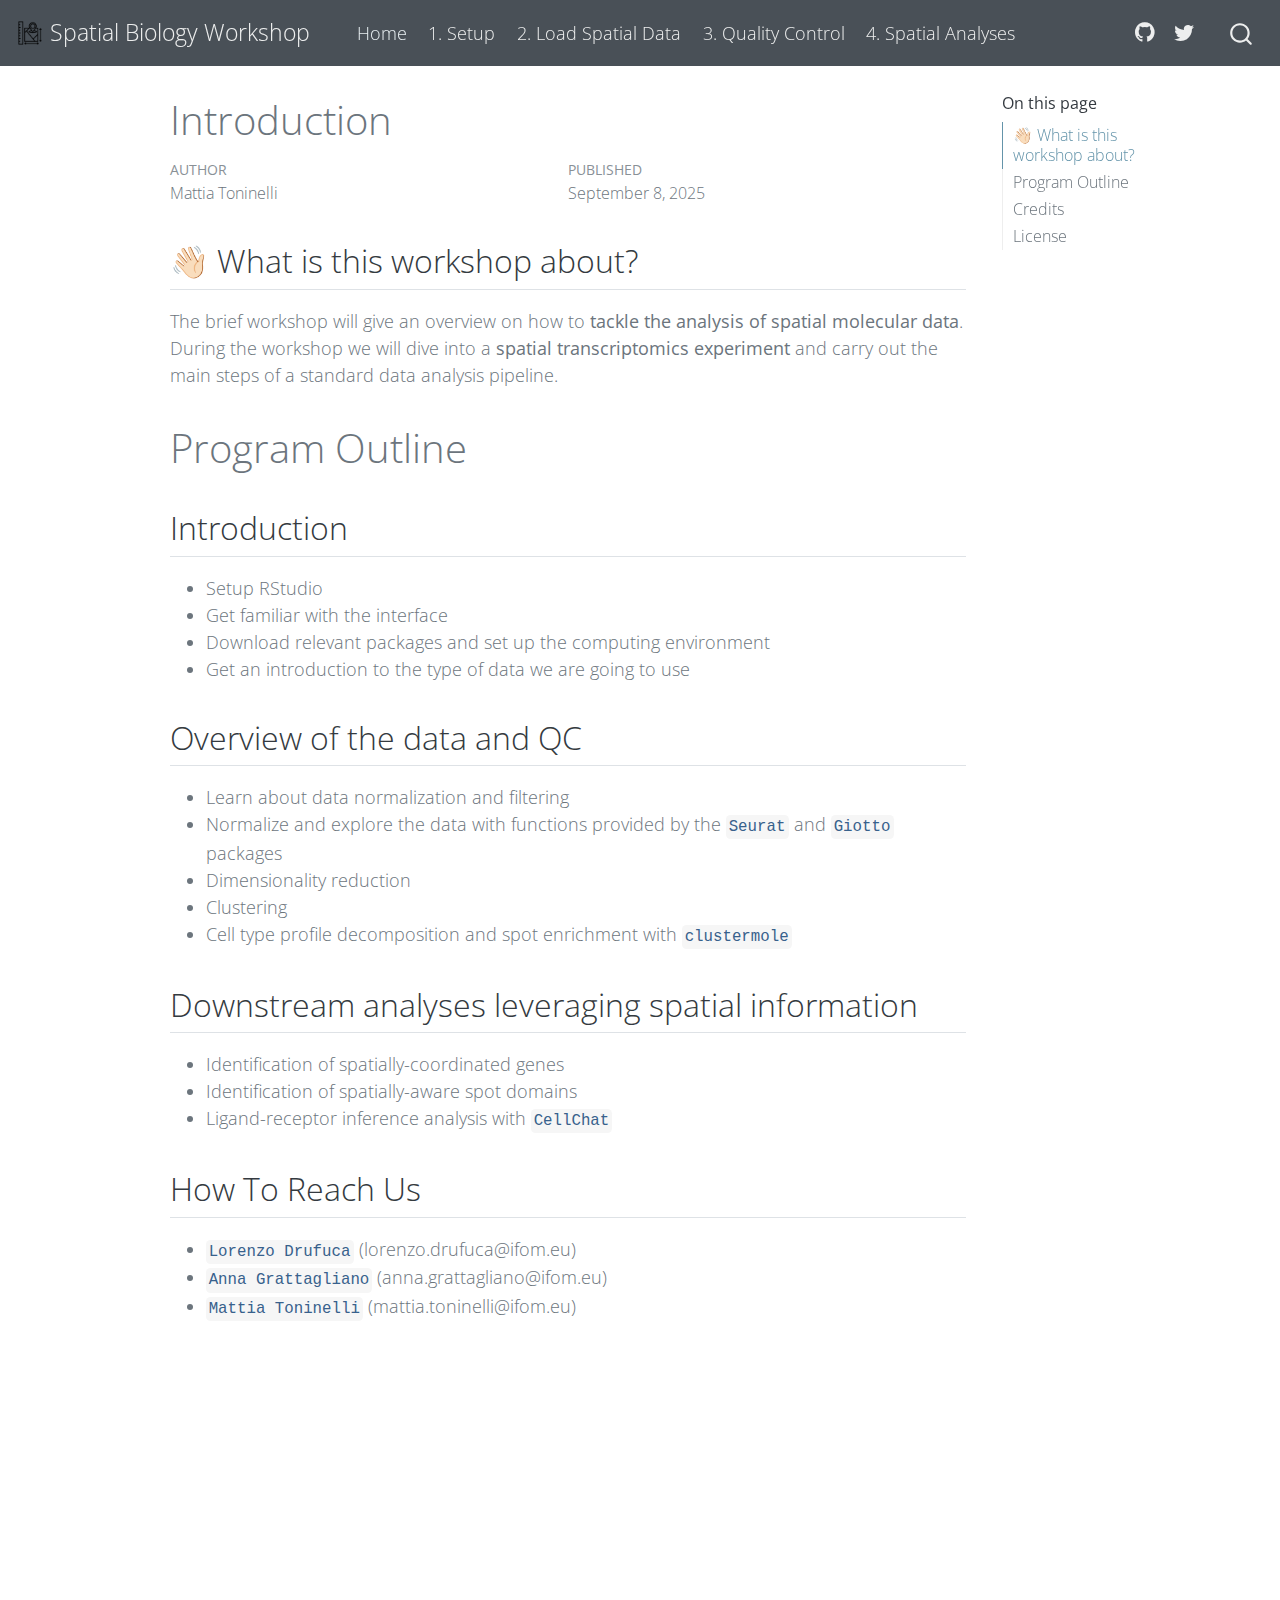
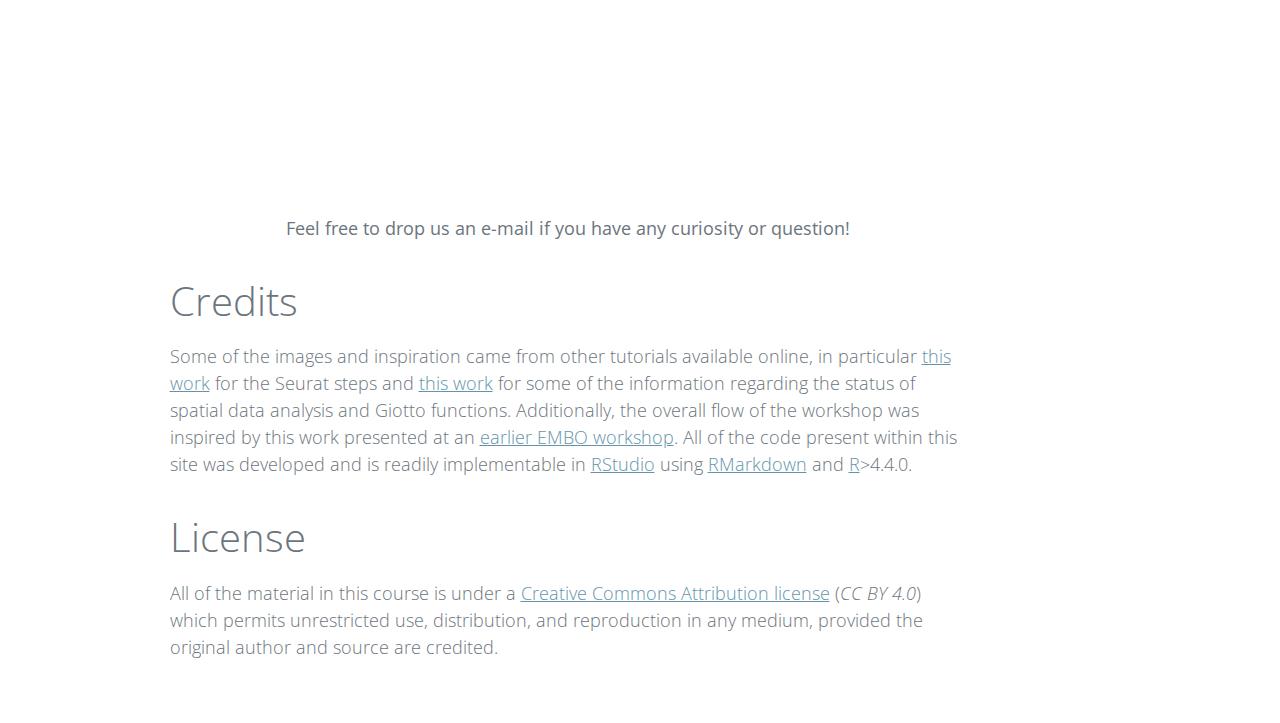
<file: docs/index.html>
<html xmlns="http://www.w3.org/1999/xhtml">    
  <head>      
    <title>Redirect to pages/index.html</title>      
    <meta http-equiv="refresh" content="0;URL='pages/index.html'" />    
  </head>    
  <body> 
  </body>  
</html>
</file>
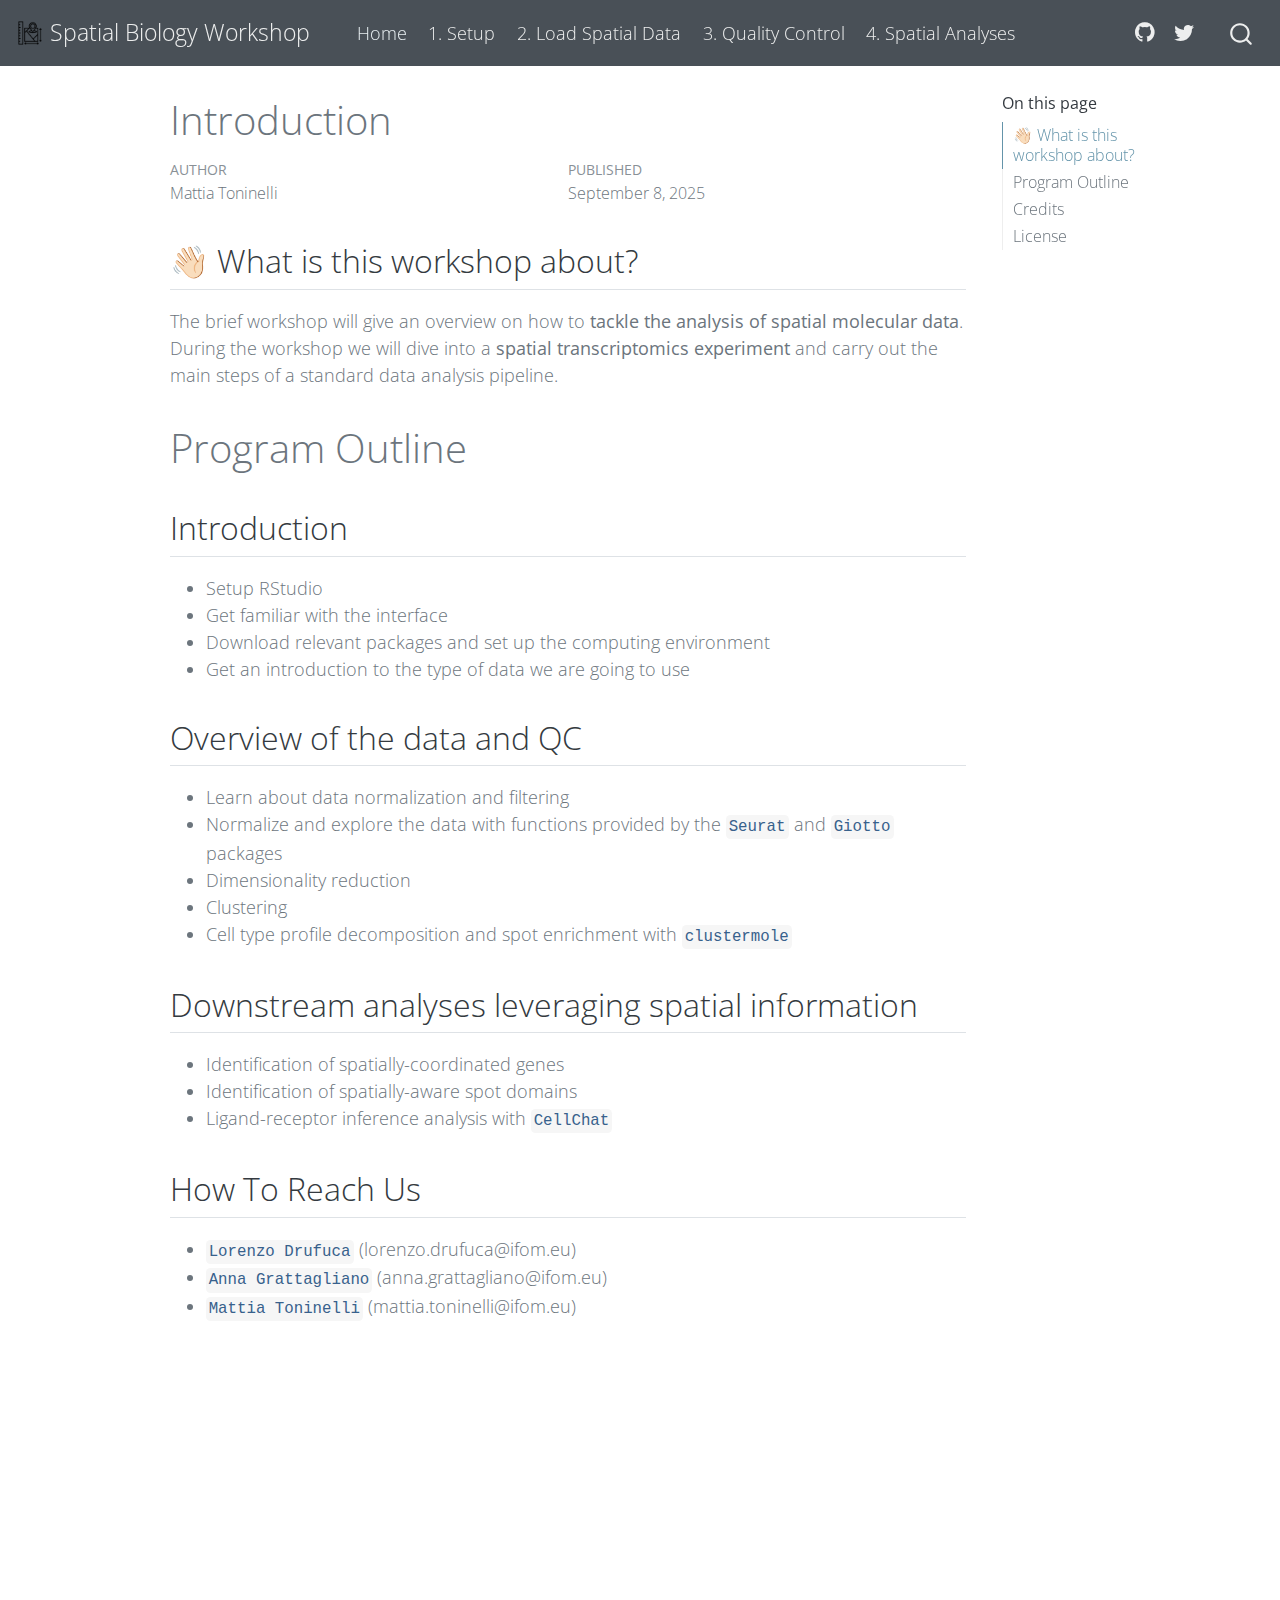
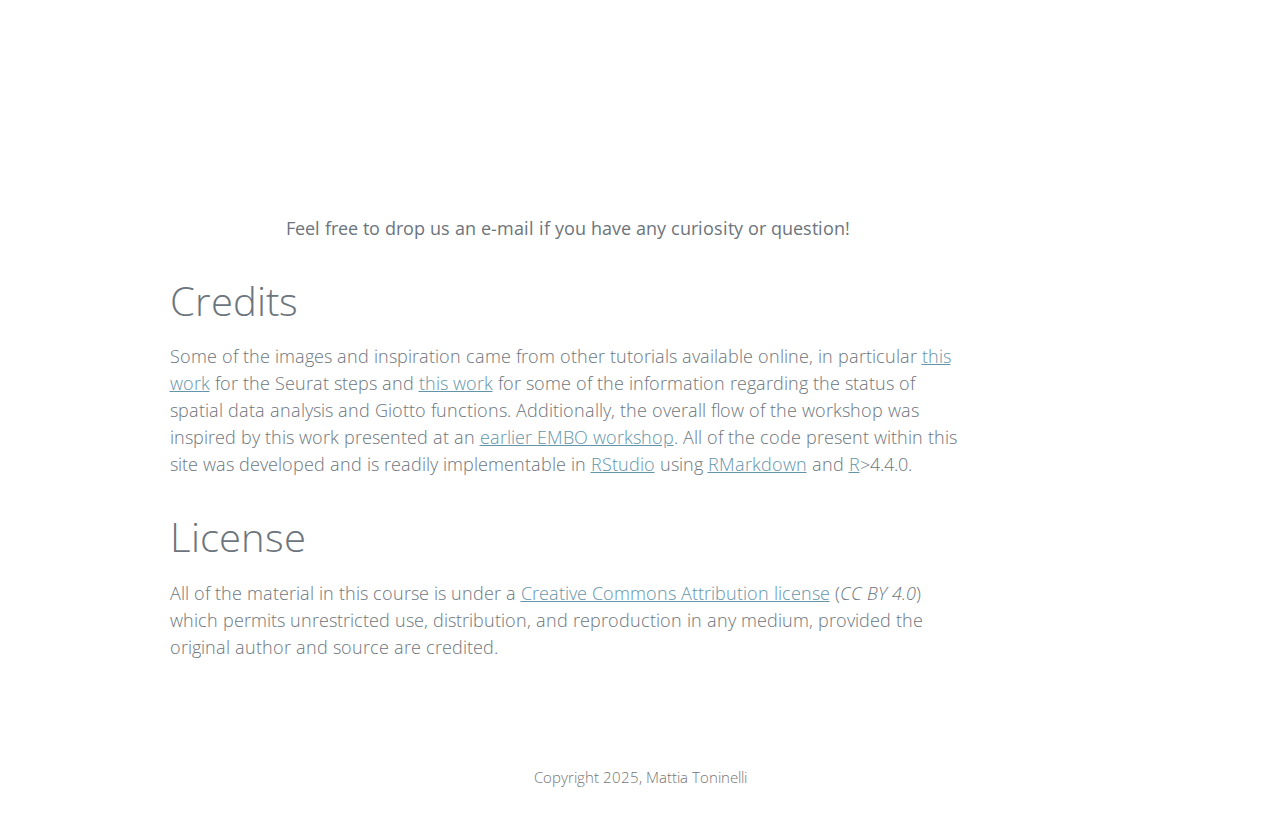
<file: docs/pages/index.html>
<!DOCTYPE html>
<html xmlns="http://www.w3.org/1999/xhtml" lang="en" xml:lang="en"><head>

<meta charset="utf-8">
<meta name="generator" content="quarto-1.2.335">

<meta name="viewport" content="width=device-width, initial-scale=1.0, user-scalable=yes">

<meta name="author" content="Mattia Toninelli">
<meta name="dcterms.date" content="2025-09-08">

<title>Spatial Biology Workshop - Introduction</title>
<style>
code{white-space: pre-wrap;}
span.smallcaps{font-variant: small-caps;}
div.columns{display: flex; gap: min(4vw, 1.5em);}
div.column{flex: auto; overflow-x: auto;}
div.hanging-indent{margin-left: 1.5em; text-indent: -1.5em;}
ul.task-list{list-style: none;}
ul.task-list li input[type="checkbox"] {
  width: 0.8em;
  margin: 0 0.8em 0.2em -1.6em;
  vertical-align: middle;
}
</style>


<script src="../site_libs/quarto-nav/quarto-nav.js"></script>
<script src="../site_libs/quarto-nav/headroom.min.js"></script>
<script src="../site_libs/clipboard/clipboard.min.js"></script>
<script src="../site_libs/quarto-search/autocomplete.umd.js"></script>
<script src="../site_libs/quarto-search/fuse.min.js"></script>
<script src="../site_libs/quarto-search/quarto-search.js"></script>
<meta name="quarto:offset" content="../">
<link href=".././src/icon.png" rel="icon" type="image/png">
<script src="../site_libs/quarto-html/quarto.js"></script>
<script src="../site_libs/quarto-html/popper.min.js"></script>
<script src="../site_libs/quarto-html/tippy.umd.min.js"></script>
<script src="../site_libs/quarto-html/anchor.min.js"></script>
<link href="../site_libs/quarto-html/tippy.css" rel="stylesheet">
<link href="../site_libs/quarto-html/quarto-syntax-highlighting.css" rel="stylesheet" id="quarto-text-highlighting-styles">
<script src="../site_libs/bootstrap/bootstrap.min.js"></script>
<link href="../site_libs/bootstrap/bootstrap-icons.css" rel="stylesheet">
<link href="../site_libs/bootstrap/bootstrap.min.css" rel="stylesheet" id="quarto-bootstrap" data-mode="light">
<script id="quarto-search-options" type="application/json">{
  "location": "navbar",
  "copy-button": false,
  "collapse-after": 3,
  "panel-placement": "end",
  "type": "overlay",
  "limit": 20,
  "language": {
    "search-no-results-text": "No results",
    "search-matching-documents-text": "matching documents",
    "search-copy-link-title": "Copy link to search",
    "search-hide-matches-text": "Hide additional matches",
    "search-more-match-text": "more match in this document",
    "search-more-matches-text": "more matches in this document",
    "search-clear-button-title": "Clear",
    "search-detached-cancel-button-title": "Cancel",
    "search-submit-button-title": "Submit"
  }
}</script>


</head>

<body class="nav-fixed">

<div id="quarto-search-results"></div>
  <header id="quarto-header" class="headroom fixed-top">
    <nav class="navbar navbar-expand-lg navbar-dark ">
      <div class="navbar-container container-fluid">
      <div class="navbar-brand-container">
    <a href="../index.html" class="navbar-brand navbar-brand-logo">
    <img src=".././src/icon.png" alt="" class="navbar-logo">
    </a>
    <a class="navbar-brand" href="../index.html">
    <span class="navbar-title">Spatial Biology Workshop</span>
    </a>
  </div>
          <button class="navbar-toggler" type="button" data-bs-toggle="collapse" data-bs-target="#navbarCollapse" aria-controls="navbarCollapse" aria-expanded="false" aria-label="Toggle navigation" onclick="if (window.quartoToggleHeadroom) { window.quartoToggleHeadroom(); }">
  <span class="navbar-toggler-icon"></span>
</button>
          <div class="collapse navbar-collapse" id="navbarCollapse">
            <ul class="navbar-nav navbar-nav-scroll me-auto">
  <li class="nav-item">
    <a class="nav-link active" href="../pages/index.html" aria-current="page">
 <span class="menu-text">Home</span></a>
  </li>  
  <li class="nav-item">
    <a class="nav-link" href="../pages/setup.html">
 <span class="menu-text">1. Setup</span></a>
  </li>  
  <li class="nav-item">
    <a class="nav-link" href="../pages/spatial-data.html">
 <span class="menu-text">2. Load Spatial Data</span></a>
  </li>  
  <li class="nav-item">
    <a class="nav-link" href="../pages/quality-control.html">
 <span class="menu-text">3. Quality Control</span></a>
  </li>  
  <li class="nav-item">
    <a class="nav-link" href="../pages/downstream.html">
 <span class="menu-text">4. Spatial Analyses</span></a>
  </li>  
</ul>
            <ul class="navbar-nav navbar-nav-scroll ms-auto">
  <li class="nav-item compact">
    <a class="nav-link" href="https://github.com/paganilab"><i class="bi bi-github" role="img">
</i> 
 <span class="menu-text"></span></a>
  </li>  
  <li class="nav-item compact">
    <a class="nav-link" href="https://twitter.com/LabPagani"><i class="bi bi-twitter" role="img">
</i> 
 <span class="menu-text"></span></a>
  </li>  
</ul>
              <div id="quarto-search" class="" title="Search"></div>
          </div> <!-- /navcollapse -->
      </div> <!-- /container-fluid -->
    </nav>
</header>
<!-- content -->
<div id="quarto-content" class="quarto-container page-columns page-rows-contents page-layout-article page-navbar">
<!-- sidebar -->
<!-- margin-sidebar -->
    <div id="quarto-margin-sidebar" class="sidebar margin-sidebar">
        <nav id="TOC" role="doc-toc" class="toc-active">
    <h2 id="toc-title">On this page</h2>
   
  <ul>
  <li><a href="#what-is-this-workshop-about" id="toc-what-is-this-workshop-about" class="nav-link active" data-scroll-target="#what-is-this-workshop-about">👋🏻 What is this workshop about?</a></li>
  <li><a href="#program-outline" id="toc-program-outline" class="nav-link" data-scroll-target="#program-outline">Program Outline</a>
  <ul class="collapse">
  <li><a href="#introduction" id="toc-introduction" class="nav-link" data-scroll-target="#introduction">Introduction</a></li>
  <li><a href="#overview-of-the-data-and-qc" id="toc-overview-of-the-data-and-qc" class="nav-link" data-scroll-target="#overview-of-the-data-and-qc">Overview of the data and QC</a></li>
  <li><a href="#downstream-analyses-leveraging-spatial-information" id="toc-downstream-analyses-leveraging-spatial-information" class="nav-link" data-scroll-target="#downstream-analyses-leveraging-spatial-information">Downstream analyses leveraging spatial information</a></li>
  <li><a href="#how-to-reach-us" id="toc-how-to-reach-us" class="nav-link" data-scroll-target="#how-to-reach-us">How To Reach Us</a></li>
  </ul></li>
  <li><a href="#credits" id="toc-credits" class="nav-link" data-scroll-target="#credits">Credits</a></li>
  <li><a href="#license" id="toc-license" class="nav-link" data-scroll-target="#license">License</a></li>
  </ul>
</nav>
    </div>
<!-- main -->
<main class="content" id="quarto-document-content">

<header id="title-block-header" class="quarto-title-block default">
<div class="quarto-title">
<h1 class="title">Introduction</h1>
</div>



<div class="quarto-title-meta">

    <div>
    <div class="quarto-title-meta-heading">Author</div>
    <div class="quarto-title-meta-contents">
             <p>Mattia Toninelli </p>
          </div>
  </div>
    
    <div>
    <div class="quarto-title-meta-heading">Published</div>
    <div class="quarto-title-meta-contents">
      <p class="date">September 8, 2025</p>
    </div>
  </div>
  
    
  </div>
  

</header>

<section id="what-is-this-workshop-about" class="level2">
<h2 class="anchored" data-anchor-id="what-is-this-workshop-about">👋🏻 What is this workshop about?</h2>
<p>The brief workshop will give an overview on how to <strong>tackle the analysis of spatial molecular data</strong>. During the workshop we will dive into a <strong>spatial transcriptomics experiment</strong> and carry out the main steps of a standard data analysis pipeline.</p>
</section>
<section id="program-outline" class="level1">
<h1>Program Outline</h1>
<section id="introduction" class="level2">
<h2 class="anchored" data-anchor-id="introduction">Introduction</h2>
<ul>
<li>Setup RStudio</li>
<li>Get familiar with the interface</li>
<li>Download relevant packages and set up the computing environment</li>
<li>Get an introduction to the type of data we are going to use</li>
</ul>
</section>
<section id="overview-of-the-data-and-qc" class="level2">
<h2 class="anchored" data-anchor-id="overview-of-the-data-and-qc">Overview of the data and QC</h2>
<ul>
<li>Learn about data normalization and filtering</li>
<li>Normalize and explore the data with functions provided by the <code>Seurat</code> and <code>Giotto</code> packages</li>
<li>Dimensionality reduction</li>
<li>Clustering</li>
<li>Cell type profile decomposition and spot enrichment with <code>clustermole</code></li>
</ul>
</section>
<section id="downstream-analyses-leveraging-spatial-information" class="level2">
<h2 class="anchored" data-anchor-id="downstream-analyses-leveraging-spatial-information">Downstream analyses leveraging spatial information</h2>
<ul>
<li>Identification of spatially-coordinated genes</li>
<li>Identification of spatially-aware spot domains</li>
<li>Ligand-receptor inference analysis with <code>CellChat</code></li>
</ul>
</section>
<section id="how-to-reach-us" class="level2">
<h2 class="anchored" data-anchor-id="how-to-reach-us">How To Reach Us</h2>
<ul>
<li><code>Lorenzo Drufuca</code> (lorenzo.drufuca@ifom.eu)</li>
<li><code>Anna Grattagliano</code> (anna.grattagliano@ifom.eu)</li>
<li><code>Mattia Toninelli</code> (mattia.toninelli@ifom.eu)</li>
</ul>
<center>
<iframe src="https://www.google.com/maps/embed?pb=!1m18!1m12!1m3!1d2799.3904457401086!2d9.203071399999999!3d45.44178759999999!2m3!1f0!2f0!3f0!3m2!1i1024!2i768!4f13.1!3m3!1m2!1s0x4786c43e4304a3f5%3A0x80ca5dcc8bef68!2sIFOM%20%E2%80%A2%20Istituto%20Fondazione%20di%20Oncologia%20Molecolare%20ETS!5e0!3m2!1sit!2sit!4v1680169870014!5m2!1sit!2sit" width="600" height="450" style="border:0;" allowfullscreen="" loading="lazy" referrerpolicy="no-referrer-when-downgrade">
</iframe>
<p><strong>Feel free to drop us an e-mail if you have any curiosity or question!</strong></p>
</center>
</section>
</section>
<section id="credits" class="level1">
<h1>Credits</h1>
<p>Some of the images and inspiration came from other tutorials available online, in particular <a href="https://satijalab.org/seurat/articles/spatial_vignette.html">this work</a> for the Seurat steps and <a href="https://drieslab.github.io/giotto_workshop_2024/introduction-to-the-giotto-package.html">this work</a> for some of the information regarding the status of spatial data analysis and Giotto functions. Additionally, the overall flow of the workshop was inspired by this work presented at an <a href="https://meetings.embo.org/event/24-cancer-bio">earlier EMBO workshop</a>. All of the code present within this site was developed and is readily implementable in <a href="https://posit.co/">RStudio</a> using <a href="https://rmarkdown.rstudio.com/">RMarkdown</a> and <a href="https://www.r-project.org/">R</a>&gt;4.4.0.</p>
</section>
<section id="license" class="level1">
<h1>License</h1>
<p>All of the material in this course is under a <a href="https://creativecommons.org/licenses/by/4.0/">Creative Commons Attribution license</a> (<em>CC BY 4.0</em>) which permits unrestricted use, distribution, and reproduction in any medium, provided the original author and source are credited.</p>


</section>

</main> <!-- /main -->
<script id="quarto-html-after-body" type="application/javascript">
window.document.addEventListener("DOMContentLoaded", function (event) {
  const toggleBodyColorMode = (bsSheetEl) => {
    const mode = bsSheetEl.getAttribute("data-mode");
    const bodyEl = window.document.querySelector("body");
    if (mode === "dark") {
      bodyEl.classList.add("quarto-dark");
      bodyEl.classList.remove("quarto-light");
    } else {
      bodyEl.classList.add("quarto-light");
      bodyEl.classList.remove("quarto-dark");
    }
  }
  const toggleBodyColorPrimary = () => {
    const bsSheetEl = window.document.querySelector("link#quarto-bootstrap");
    if (bsSheetEl) {
      toggleBodyColorMode(bsSheetEl);
    }
  }
  toggleBodyColorPrimary();  
  const icon = "";
  const anchorJS = new window.AnchorJS();
  anchorJS.options = {
    placement: 'right',
    icon: icon
  };
  anchorJS.add('.anchored');
  const clipboard = new window.ClipboardJS('.code-copy-button', {
    target: function(trigger) {
      return trigger.previousElementSibling;
    }
  });
  clipboard.on('success', function(e) {
    // button target
    const button = e.trigger;
    // don't keep focus
    button.blur();
    // flash "checked"
    button.classList.add('code-copy-button-checked');
    var currentTitle = button.getAttribute("title");
    button.setAttribute("title", "Copied!");
    let tooltip;
    if (window.bootstrap) {
      button.setAttribute("data-bs-toggle", "tooltip");
      button.setAttribute("data-bs-placement", "left");
      button.setAttribute("data-bs-title", "Copied!");
      tooltip = new bootstrap.Tooltip(button, 
        { trigger: "manual", 
          customClass: "code-copy-button-tooltip",
          offset: [0, -8]});
      tooltip.show();    
    }
    setTimeout(function() {
      if (tooltip) {
        tooltip.hide();
        button.removeAttribute("data-bs-title");
        button.removeAttribute("data-bs-toggle");
        button.removeAttribute("data-bs-placement");
      }
      button.setAttribute("title", currentTitle);
      button.classList.remove('code-copy-button-checked');
    }, 1000);
    // clear code selection
    e.clearSelection();
  });
  function tippyHover(el, contentFn) {
    const config = {
      allowHTML: true,
      content: contentFn,
      maxWidth: 500,
      delay: 100,
      arrow: false,
      appendTo: function(el) {
          return el.parentElement;
      },
      interactive: true,
      interactiveBorder: 10,
      theme: 'quarto',
      placement: 'bottom-start'
    };
    window.tippy(el, config); 
  }
  const noterefs = window.document.querySelectorAll('a[role="doc-noteref"]');
  for (var i=0; i<noterefs.length; i++) {
    const ref = noterefs[i];
    tippyHover(ref, function() {
      // use id or data attribute instead here
      let href = ref.getAttribute('data-footnote-href') || ref.getAttribute('href');
      try { href = new URL(href).hash; } catch {}
      const id = href.replace(/^#\/?/, "");
      const note = window.document.getElementById(id);
      return note.innerHTML;
    });
  }
  const findCites = (el) => {
    const parentEl = el.parentElement;
    if (parentEl) {
      const cites = parentEl.dataset.cites;
      if (cites) {
        return {
          el,
          cites: cites.split(' ')
        };
      } else {
        return findCites(el.parentElement)
      }
    } else {
      return undefined;
    }
  };
  var bibliorefs = window.document.querySelectorAll('a[role="doc-biblioref"]');
  for (var i=0; i<bibliorefs.length; i++) {
    const ref = bibliorefs[i];
    const citeInfo = findCites(ref);
    if (citeInfo) {
      tippyHover(citeInfo.el, function() {
        var popup = window.document.createElement('div');
        citeInfo.cites.forEach(function(cite) {
          var citeDiv = window.document.createElement('div');
          citeDiv.classList.add('hanging-indent');
          citeDiv.classList.add('csl-entry');
          var biblioDiv = window.document.getElementById('ref-' + cite);
          if (biblioDiv) {
            citeDiv.innerHTML = biblioDiv.innerHTML;
          }
          popup.appendChild(citeDiv);
        });
        return popup.innerHTML;
      });
    }
  }
});
</script>
</div> <!-- /content -->
<footer class="footer">
  <div class="nav-footer">
      <div class="nav-footer-center">Copyright 2025, Mattia Toninelli</div>
  </div>
</footer>



</body></html>
</file>
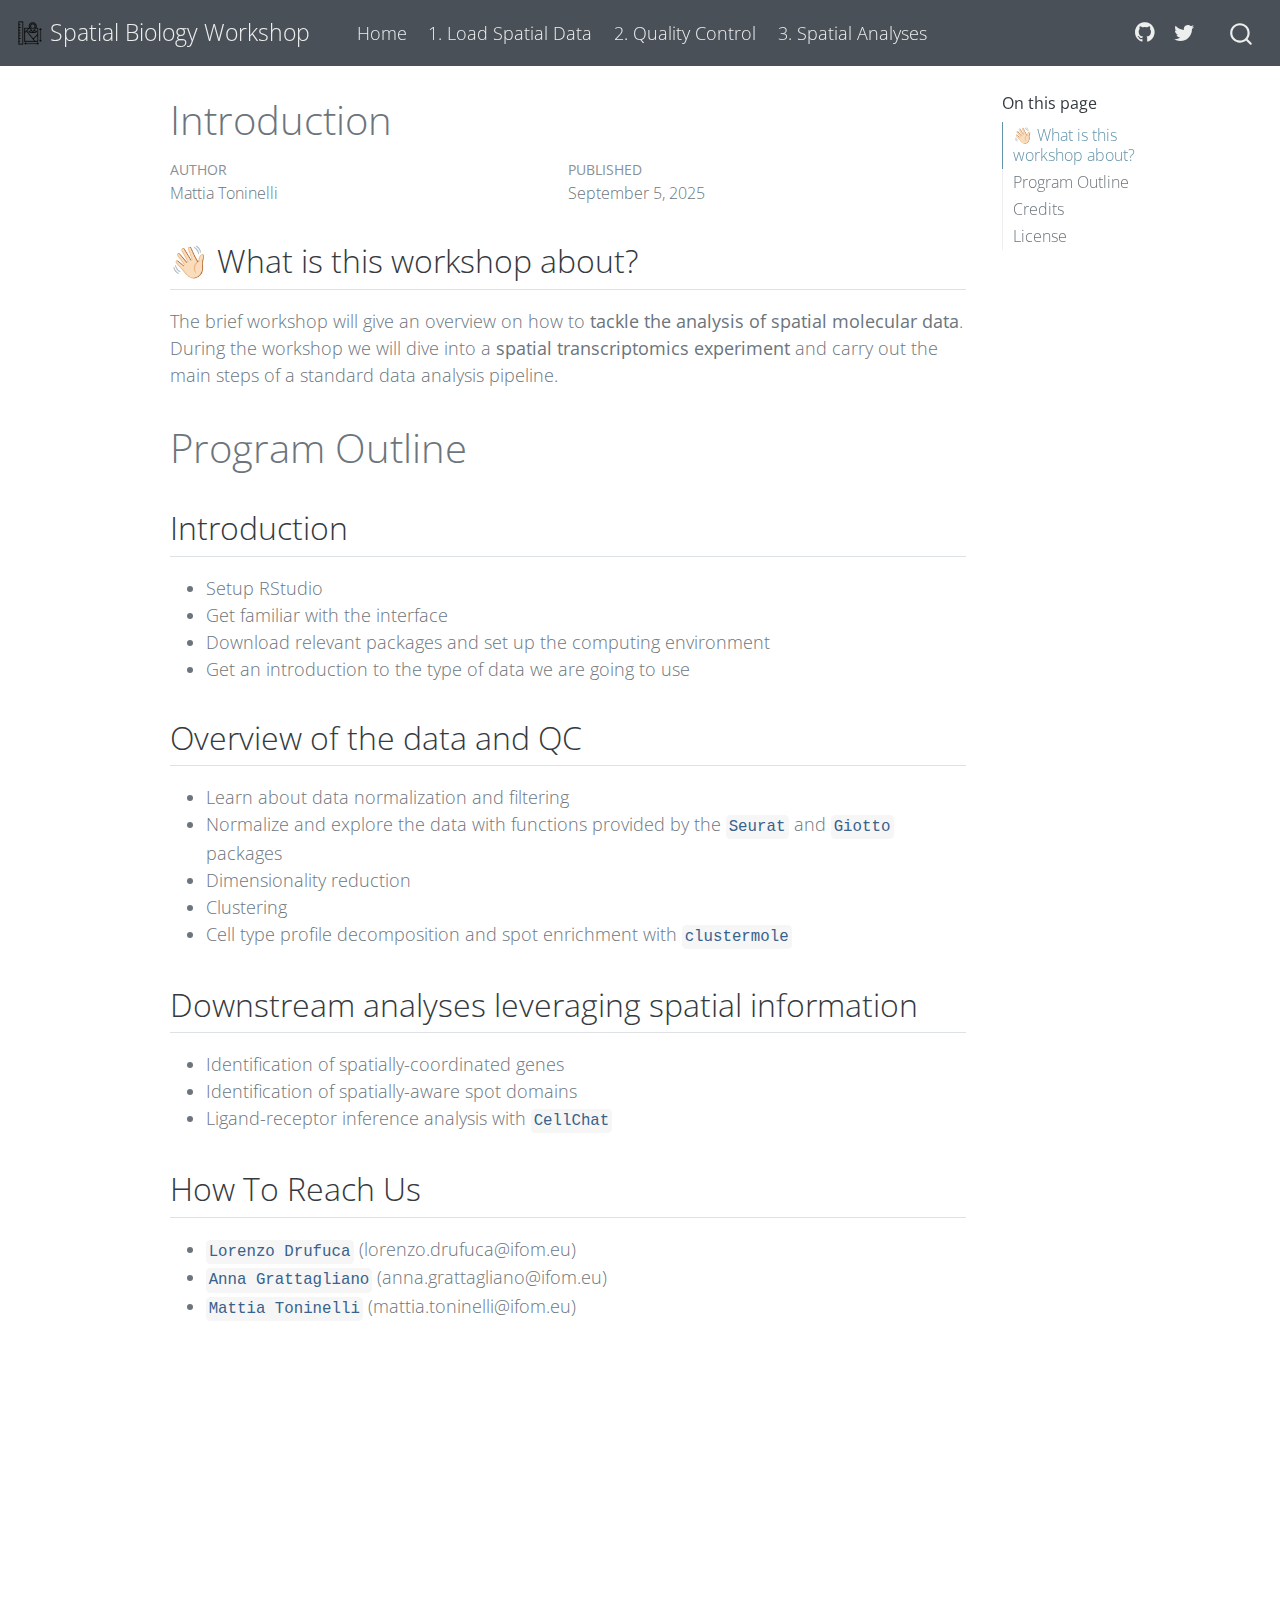
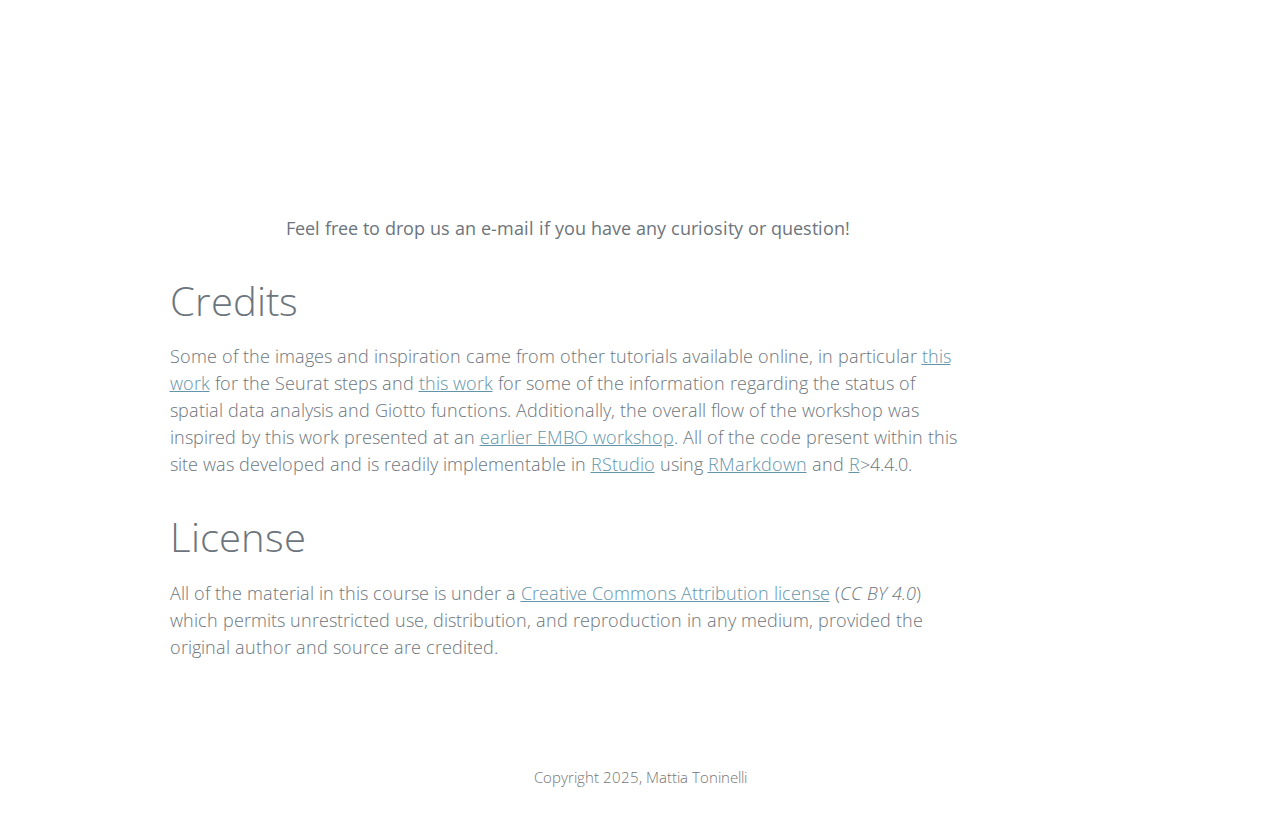
<file: docs/pages/0-index.html>
<!DOCTYPE html>
<html xmlns="http://www.w3.org/1999/xhtml" lang="en" xml:lang="en"><head>

<meta charset="utf-8">
<meta name="generator" content="quarto-1.2.335">

<meta name="viewport" content="width=device-width, initial-scale=1.0, user-scalable=yes">

<meta name="author" content="Mattia Toninelli">
<meta name="dcterms.date" content="2025-09-05">

<title>Spatial Biology Workshop - Introduction</title>
<style>
code{white-space: pre-wrap;}
span.smallcaps{font-variant: small-caps;}
div.columns{display: flex; gap: min(4vw, 1.5em);}
div.column{flex: auto; overflow-x: auto;}
div.hanging-indent{margin-left: 1.5em; text-indent: -1.5em;}
ul.task-list{list-style: none;}
ul.task-list li input[type="checkbox"] {
  width: 0.8em;
  margin: 0 0.8em 0.2em -1.6em;
  vertical-align: middle;
}
</style>


<script src="../site_libs/quarto-nav/quarto-nav.js"></script>
<script src="../site_libs/quarto-nav/headroom.min.js"></script>
<script src="../site_libs/clipboard/clipboard.min.js"></script>
<script src="../site_libs/quarto-search/autocomplete.umd.js"></script>
<script src="../site_libs/quarto-search/fuse.min.js"></script>
<script src="../site_libs/quarto-search/quarto-search.js"></script>
<meta name="quarto:offset" content="../">
<link href=".././src/icon.png" rel="icon" type="image/png">
<script src="../site_libs/quarto-html/quarto.js"></script>
<script src="../site_libs/quarto-html/popper.min.js"></script>
<script src="../site_libs/quarto-html/tippy.umd.min.js"></script>
<script src="../site_libs/quarto-html/anchor.min.js"></script>
<link href="../site_libs/quarto-html/tippy.css" rel="stylesheet">
<link href="../site_libs/quarto-html/quarto-syntax-highlighting.css" rel="stylesheet" id="quarto-text-highlighting-styles">
<script src="../site_libs/bootstrap/bootstrap.min.js"></script>
<link href="../site_libs/bootstrap/bootstrap-icons.css" rel="stylesheet">
<link href="../site_libs/bootstrap/bootstrap.min.css" rel="stylesheet" id="quarto-bootstrap" data-mode="light">
<script id="quarto-search-options" type="application/json">{
  "location": "navbar",
  "copy-button": false,
  "collapse-after": 3,
  "panel-placement": "end",
  "type": "overlay",
  "limit": 20,
  "language": {
    "search-no-results-text": "No results",
    "search-matching-documents-text": "matching documents",
    "search-copy-link-title": "Copy link to search",
    "search-hide-matches-text": "Hide additional matches",
    "search-more-match-text": "more match in this document",
    "search-more-matches-text": "more matches in this document",
    "search-clear-button-title": "Clear",
    "search-detached-cancel-button-title": "Cancel",
    "search-submit-button-title": "Submit"
  }
}</script>


</head>

<body class="nav-fixed">

<div id="quarto-search-results"></div>
  <header id="quarto-header" class="headroom fixed-top">
    <nav class="navbar navbar-expand-lg navbar-dark ">
      <div class="navbar-container container-fluid">
      <div class="navbar-brand-container">
    <a href="../index.html" class="navbar-brand navbar-brand-logo">
    <img src=".././src/icon.png" alt="" class="navbar-logo">
    </a>
    <a class="navbar-brand" href="../index.html">
    <span class="navbar-title">Spatial Biology Workshop</span>
    </a>
  </div>
          <button class="navbar-toggler" type="button" data-bs-toggle="collapse" data-bs-target="#navbarCollapse" aria-controls="navbarCollapse" aria-expanded="false" aria-label="Toggle navigation" onclick="if (window.quartoToggleHeadroom) { window.quartoToggleHeadroom(); }">
  <span class="navbar-toggler-icon"></span>
</button>
          <div class="collapse navbar-collapse" id="navbarCollapse">
            <ul class="navbar-nav navbar-nav-scroll me-auto">
  <li class="nav-item">
    <a class="nav-link active" href="../pages/0-index.html" aria-current="page">
 <span class="menu-text">Home</span></a>
  </li>  
  <li class="nav-item">
    <a class="nav-link" href="../pages/1-spatial-data.html">
 <span class="menu-text">1. Load Spatial Data</span></a>
  </li>  
  <li class="nav-item">
    <a class="nav-link" href="../pages/2-quality-control.html">
 <span class="menu-text">2. Quality Control</span></a>
  </li>  
  <li class="nav-item">
    <a class="nav-link" href="../pages/3-downstream.html">
 <span class="menu-text">3. Spatial Analyses</span></a>
  </li>  
</ul>
            <ul class="navbar-nav navbar-nav-scroll ms-auto">
  <li class="nav-item compact">
    <a class="nav-link" href="https://github.com/paganilab"><i class="bi bi-github" role="img">
</i> 
 <span class="menu-text"></span></a>
  </li>  
  <li class="nav-item compact">
    <a class="nav-link" href="https://twitter.com/LabPagani"><i class="bi bi-twitter" role="img">
</i> 
 <span class="menu-text"></span></a>
  </li>  
</ul>
              <div id="quarto-search" class="" title="Search"></div>
          </div> <!-- /navcollapse -->
      </div> <!-- /container-fluid -->
    </nav>
</header>
<!-- content -->
<div id="quarto-content" class="quarto-container page-columns page-rows-contents page-layout-article page-navbar">
<!-- sidebar -->
<!-- margin-sidebar -->
    <div id="quarto-margin-sidebar" class="sidebar margin-sidebar">
        <nav id="TOC" role="doc-toc" class="toc-active">
    <h2 id="toc-title">On this page</h2>
   
  <ul>
  <li><a href="#what-is-this-workshop-about" id="toc-what-is-this-workshop-about" class="nav-link active" data-scroll-target="#what-is-this-workshop-about">👋🏻 What is this workshop about?</a></li>
  <li><a href="#program-outline" id="toc-program-outline" class="nav-link" data-scroll-target="#program-outline">Program Outline</a>
  <ul class="collapse">
  <li><a href="#introduction" id="toc-introduction" class="nav-link" data-scroll-target="#introduction">Introduction</a></li>
  <li><a href="#overview-of-the-data-and-qc" id="toc-overview-of-the-data-and-qc" class="nav-link" data-scroll-target="#overview-of-the-data-and-qc">Overview of the data and QC</a></li>
  <li><a href="#downstream-analyses-leveraging-spatial-information" id="toc-downstream-analyses-leveraging-spatial-information" class="nav-link" data-scroll-target="#downstream-analyses-leveraging-spatial-information">Downstream analyses leveraging spatial information</a></li>
  <li><a href="#how-to-reach-us" id="toc-how-to-reach-us" class="nav-link" data-scroll-target="#how-to-reach-us">How To Reach Us</a></li>
  </ul></li>
  <li><a href="#credits" id="toc-credits" class="nav-link" data-scroll-target="#credits">Credits</a></li>
  <li><a href="#license" id="toc-license" class="nav-link" data-scroll-target="#license">License</a></li>
  </ul>
</nav>
    </div>
<!-- main -->
<main class="content" id="quarto-document-content">

<header id="title-block-header" class="quarto-title-block default">
<div class="quarto-title">
<h1 class="title">Introduction</h1>
</div>



<div class="quarto-title-meta">

    <div>
    <div class="quarto-title-meta-heading">Author</div>
    <div class="quarto-title-meta-contents">
             <p>Mattia Toninelli </p>
          </div>
  </div>
    
    <div>
    <div class="quarto-title-meta-heading">Published</div>
    <div class="quarto-title-meta-contents">
      <p class="date">September 5, 2025</p>
    </div>
  </div>
  
    
  </div>
  

</header>

<section id="what-is-this-workshop-about" class="level2">
<h2 class="anchored" data-anchor-id="what-is-this-workshop-about">👋🏻 What is this workshop about?</h2>
<p>The brief workshop will give an overview on how to <strong>tackle the analysis of spatial molecular data</strong>. During the workshop we will dive into a <strong>spatial transcriptomics experiment</strong> and carry out the main steps of a standard data analysis pipeline.</p>
</section>
<section id="program-outline" class="level1">
<h1>Program Outline</h1>
<section id="introduction" class="level2">
<h2 class="anchored" data-anchor-id="introduction">Introduction</h2>
<ul>
<li>Setup RStudio</li>
<li>Get familiar with the interface</li>
<li>Download relevant packages and set up the computing environment</li>
<li>Get an introduction to the type of data we are going to use</li>
</ul>
</section>
<section id="overview-of-the-data-and-qc" class="level2">
<h2 class="anchored" data-anchor-id="overview-of-the-data-and-qc">Overview of the data and QC</h2>
<ul>
<li>Learn about data normalization and filtering</li>
<li>Normalize and explore the data with functions provided by the <code>Seurat</code> and <code>Giotto</code> packages</li>
<li>Dimensionality reduction</li>
<li>Clustering</li>
<li>Cell type profile decomposition and spot enrichment with <code>clustermole</code></li>
</ul>
</section>
<section id="downstream-analyses-leveraging-spatial-information" class="level2">
<h2 class="anchored" data-anchor-id="downstream-analyses-leveraging-spatial-information">Downstream analyses leveraging spatial information</h2>
<ul>
<li>Identification of spatially-coordinated genes</li>
<li>Identification of spatially-aware spot domains</li>
<li>Ligand-receptor inference analysis with <code>CellChat</code></li>
</ul>
</section>
<section id="how-to-reach-us" class="level2">
<h2 class="anchored" data-anchor-id="how-to-reach-us">How To Reach Us</h2>
<ul>
<li><code>Lorenzo Drufuca</code> (lorenzo.drufuca@ifom.eu)</li>
<li><code>Anna Grattagliano</code> (anna.grattagliano@ifom.eu)</li>
<li><code>Mattia Toninelli</code> (mattia.toninelli@ifom.eu)</li>
</ul>
<center>
<iframe src="https://www.google.com/maps/embed?pb=!1m18!1m12!1m3!1d2799.3904457401086!2d9.203071399999999!3d45.44178759999999!2m3!1f0!2f0!3f0!3m2!1i1024!2i768!4f13.1!3m3!1m2!1s0x4786c43e4304a3f5%3A0x80ca5dcc8bef68!2sIFOM%20%E2%80%A2%20Istituto%20Fondazione%20di%20Oncologia%20Molecolare%20ETS!5e0!3m2!1sit!2sit!4v1680169870014!5m2!1sit!2sit" width="600" height="450" style="border:0;" allowfullscreen="" loading="lazy" referrerpolicy="no-referrer-when-downgrade">
</iframe>
<p><strong>Feel free to drop us an e-mail if you have any curiosity or question!</strong></p>
</center>
</section>
</section>
<section id="credits" class="level1">
<h1>Credits</h1>
<p>Some of the images and inspiration came from other tutorials available online, in particular <a href="https://satijalab.org/seurat/articles/spatial_vignette.html">this work</a> for the Seurat steps and <a href="https://drieslab.github.io/giotto_workshop_2024/introduction-to-the-giotto-package.html">this work</a> for some of the information regarding the status of spatial data analysis and Giotto functions. Additionally, the overall flow of the workshop was inspired by this work presented at an <a href="https://meetings.embo.org/event/24-cancer-bio">earlier EMBO workshop</a>. All of the code present within this site was developed and is readily implementable in <a href="https://posit.co/">RStudio</a> using <a href="https://rmarkdown.rstudio.com/">RMarkdown</a> and <a href="https://www.r-project.org/">R</a>&gt;4.4.0.</p>
</section>
<section id="license" class="level1">
<h1>License</h1>
<p>All of the material in this course is under a <a href="https://creativecommons.org/licenses/by/4.0/">Creative Commons Attribution license</a> (<em>CC BY 4.0</em>) which permits unrestricted use, distribution, and reproduction in any medium, provided the original author and source are credited.</p>


</section>

</main> <!-- /main -->
<script id="quarto-html-after-body" type="application/javascript">
window.document.addEventListener("DOMContentLoaded", function (event) {
  const toggleBodyColorMode = (bsSheetEl) => {
    const mode = bsSheetEl.getAttribute("data-mode");
    const bodyEl = window.document.querySelector("body");
    if (mode === "dark") {
      bodyEl.classList.add("quarto-dark");
      bodyEl.classList.remove("quarto-light");
    } else {
      bodyEl.classList.add("quarto-light");
      bodyEl.classList.remove("quarto-dark");
    }
  }
  const toggleBodyColorPrimary = () => {
    const bsSheetEl = window.document.querySelector("link#quarto-bootstrap");
    if (bsSheetEl) {
      toggleBodyColorMode(bsSheetEl);
    }
  }
  toggleBodyColorPrimary();  
  const icon = "";
  const anchorJS = new window.AnchorJS();
  anchorJS.options = {
    placement: 'right',
    icon: icon
  };
  anchorJS.add('.anchored');
  const clipboard = new window.ClipboardJS('.code-copy-button', {
    target: function(trigger) {
      return trigger.previousElementSibling;
    }
  });
  clipboard.on('success', function(e) {
    // button target
    const button = e.trigger;
    // don't keep focus
    button.blur();
    // flash "checked"
    button.classList.add('code-copy-button-checked');
    var currentTitle = button.getAttribute("title");
    button.setAttribute("title", "Copied!");
    let tooltip;
    if (window.bootstrap) {
      button.setAttribute("data-bs-toggle", "tooltip");
      button.setAttribute("data-bs-placement", "left");
      button.setAttribute("data-bs-title", "Copied!");
      tooltip = new bootstrap.Tooltip(button, 
        { trigger: "manual", 
          customClass: "code-copy-button-tooltip",
          offset: [0, -8]});
      tooltip.show();    
    }
    setTimeout(function() {
      if (tooltip) {
        tooltip.hide();
        button.removeAttribute("data-bs-title");
        button.removeAttribute("data-bs-toggle");
        button.removeAttribute("data-bs-placement");
      }
      button.setAttribute("title", currentTitle);
      button.classList.remove('code-copy-button-checked');
    }, 1000);
    // clear code selection
    e.clearSelection();
  });
  function tippyHover(el, contentFn) {
    const config = {
      allowHTML: true,
      content: contentFn,
      maxWidth: 500,
      delay: 100,
      arrow: false,
      appendTo: function(el) {
          return el.parentElement;
      },
      interactive: true,
      interactiveBorder: 10,
      theme: 'quarto',
      placement: 'bottom-start'
    };
    window.tippy(el, config); 
  }
  const noterefs = window.document.querySelectorAll('a[role="doc-noteref"]');
  for (var i=0; i<noterefs.length; i++) {
    const ref = noterefs[i];
    tippyHover(ref, function() {
      // use id or data attribute instead here
      let href = ref.getAttribute('data-footnote-href') || ref.getAttribute('href');
      try { href = new URL(href).hash; } catch {}
      const id = href.replace(/^#\/?/, "");
      const note = window.document.getElementById(id);
      return note.innerHTML;
    });
  }
  const findCites = (el) => {
    const parentEl = el.parentElement;
    if (parentEl) {
      const cites = parentEl.dataset.cites;
      if (cites) {
        return {
          el,
          cites: cites.split(' ')
        };
      } else {
        return findCites(el.parentElement)
      }
    } else {
      return undefined;
    }
  };
  var bibliorefs = window.document.querySelectorAll('a[role="doc-biblioref"]');
  for (var i=0; i<bibliorefs.length; i++) {
    const ref = bibliorefs[i];
    const citeInfo = findCites(ref);
    if (citeInfo) {
      tippyHover(citeInfo.el, function() {
        var popup = window.document.createElement('div');
        citeInfo.cites.forEach(function(cite) {
          var citeDiv = window.document.createElement('div');
          citeDiv.classList.add('hanging-indent');
          citeDiv.classList.add('csl-entry');
          var biblioDiv = window.document.getElementById('ref-' + cite);
          if (biblioDiv) {
            citeDiv.innerHTML = biblioDiv.innerHTML;
          }
          popup.appendChild(citeDiv);
        });
        return popup.innerHTML;
      });
    }
  }
});
</script>
</div> <!-- /content -->
<footer class="footer">
  <div class="nav-footer">
      <div class="nav-footer-center">Copyright 2025, Mattia Toninelli</div>
  </div>
</footer>



</body></html>
</file>
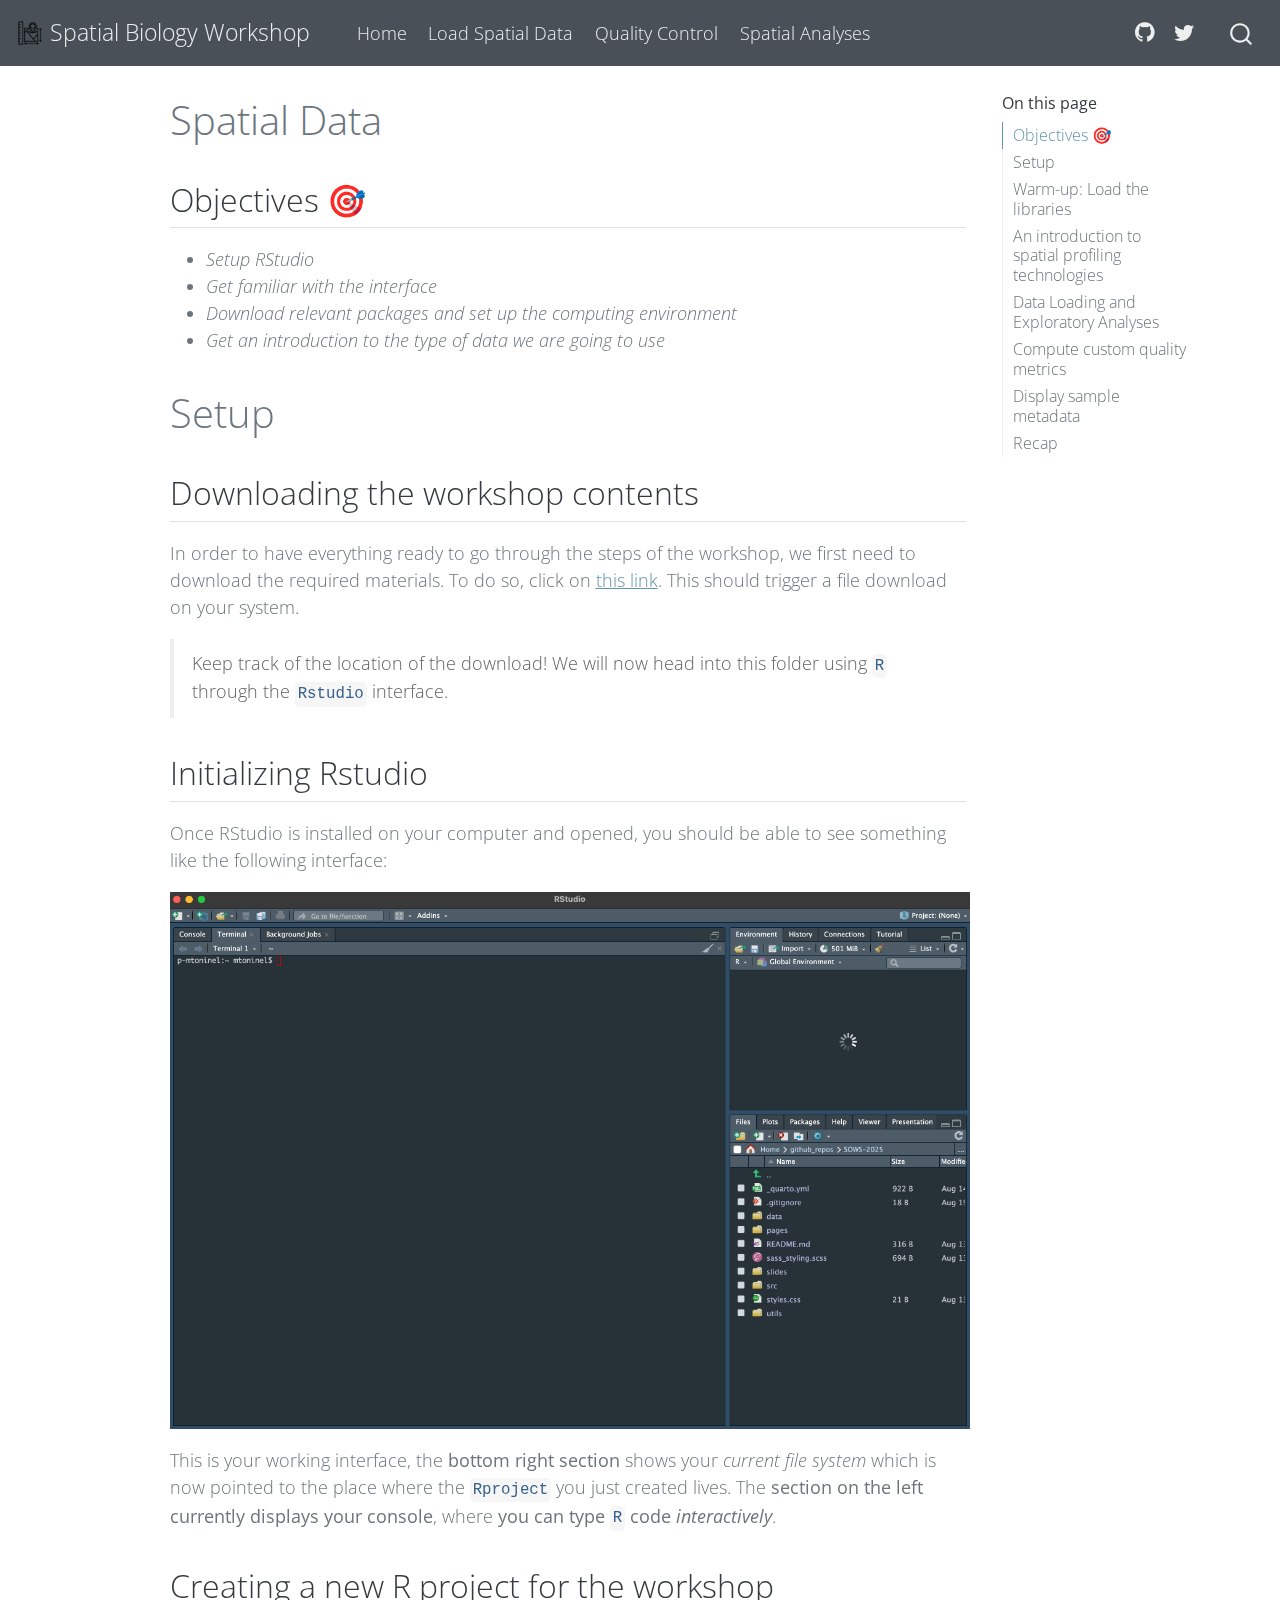
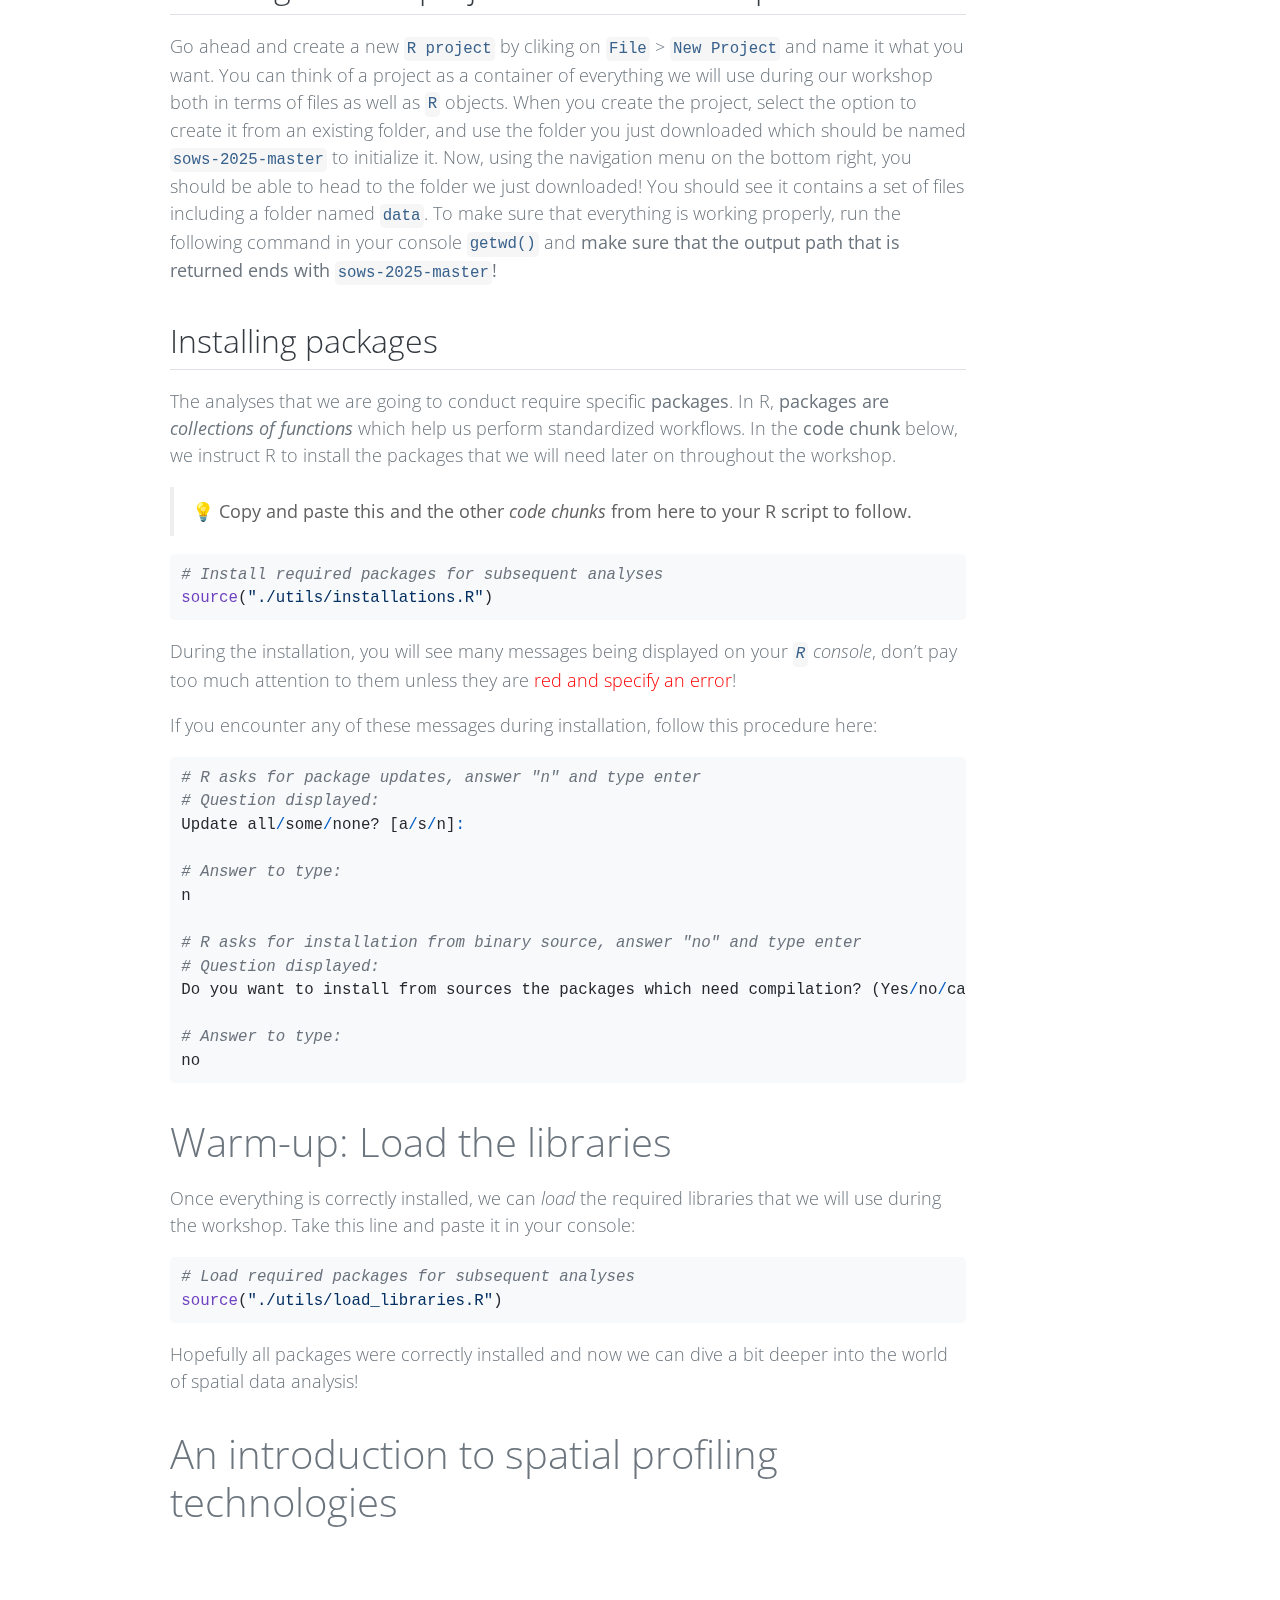
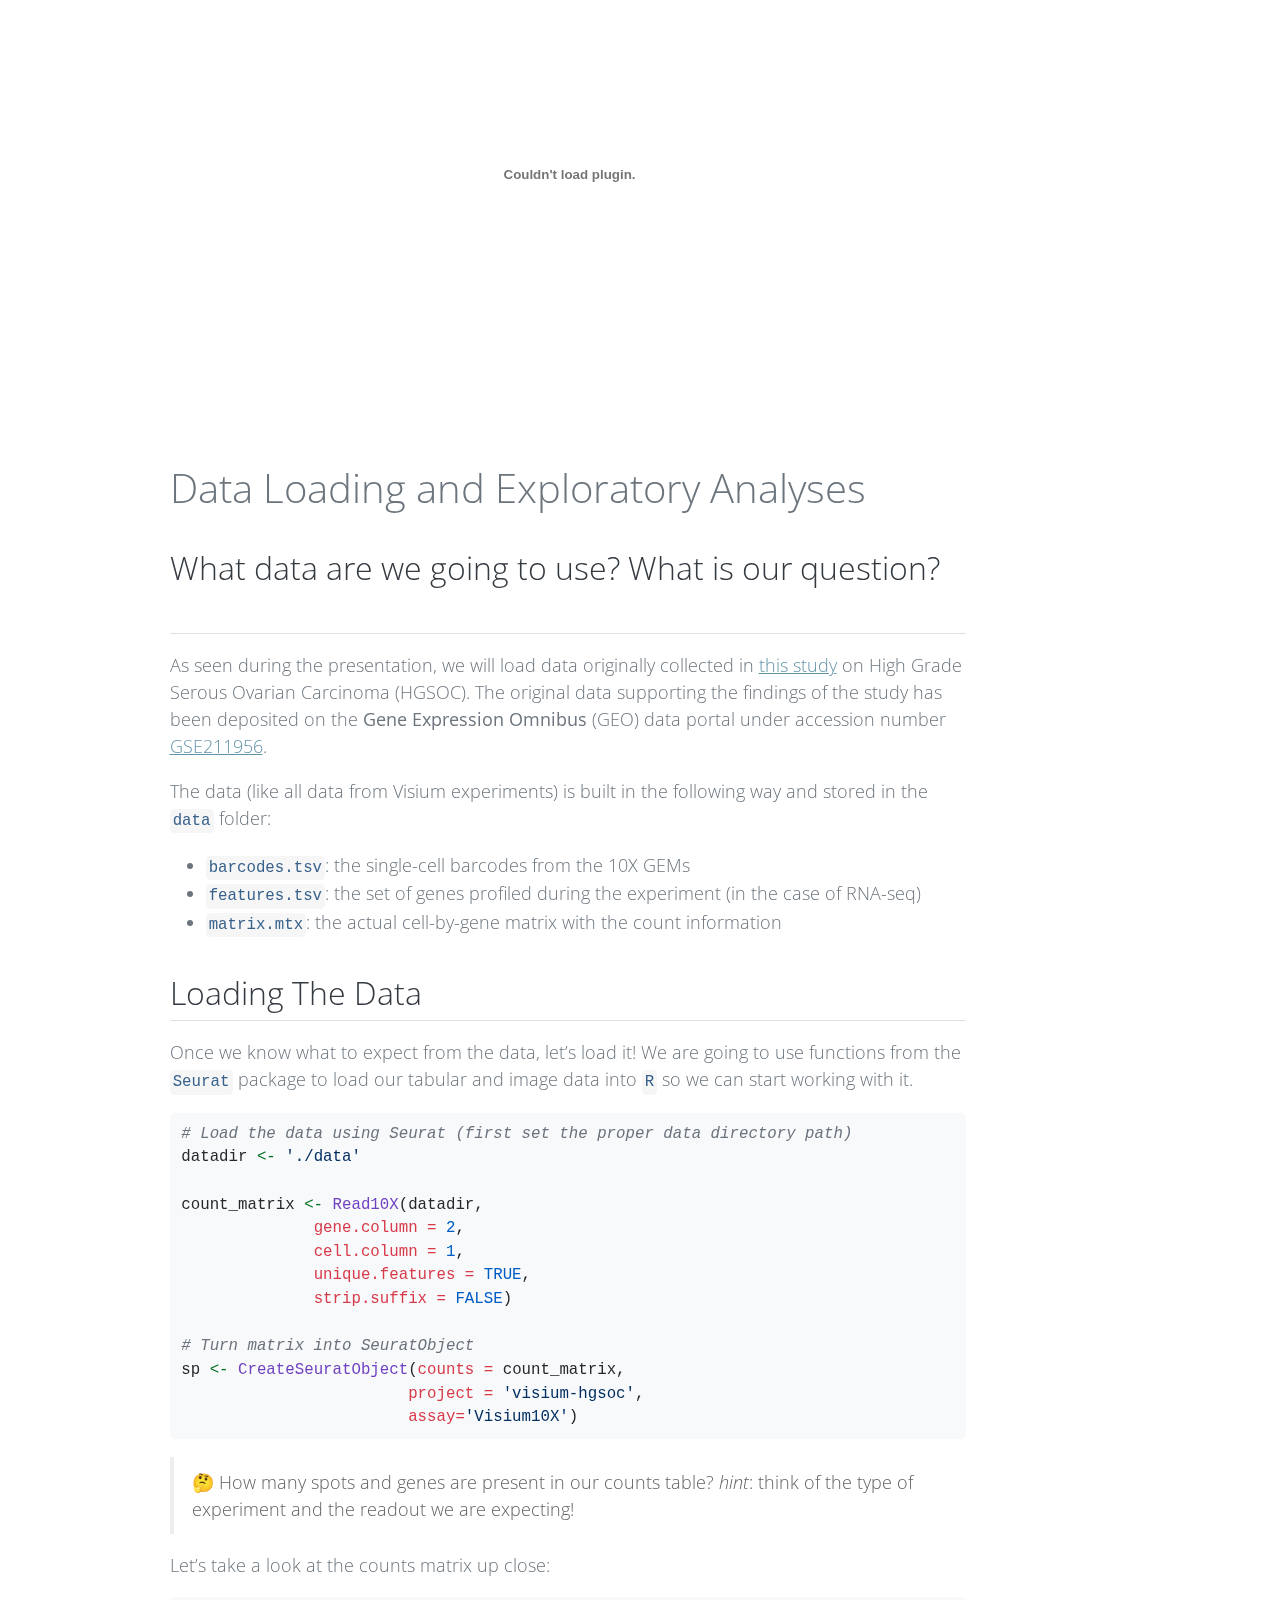
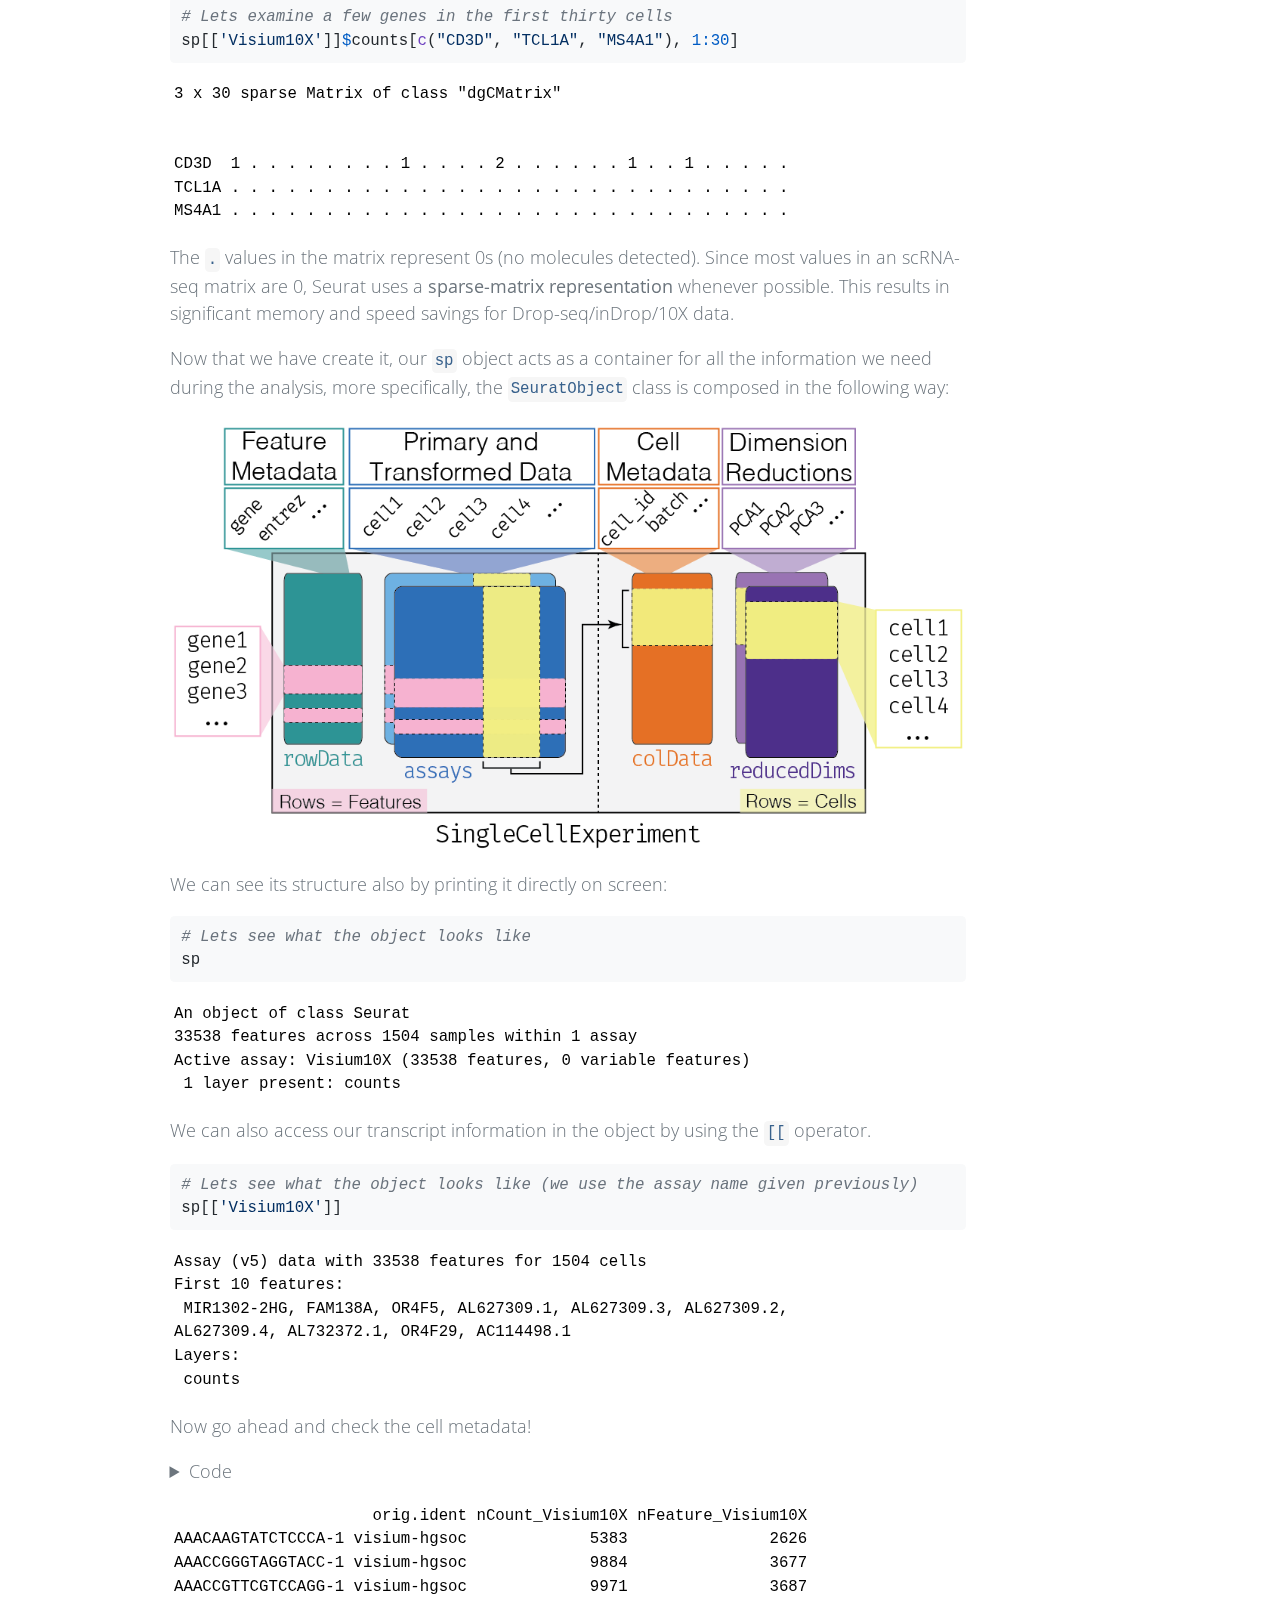
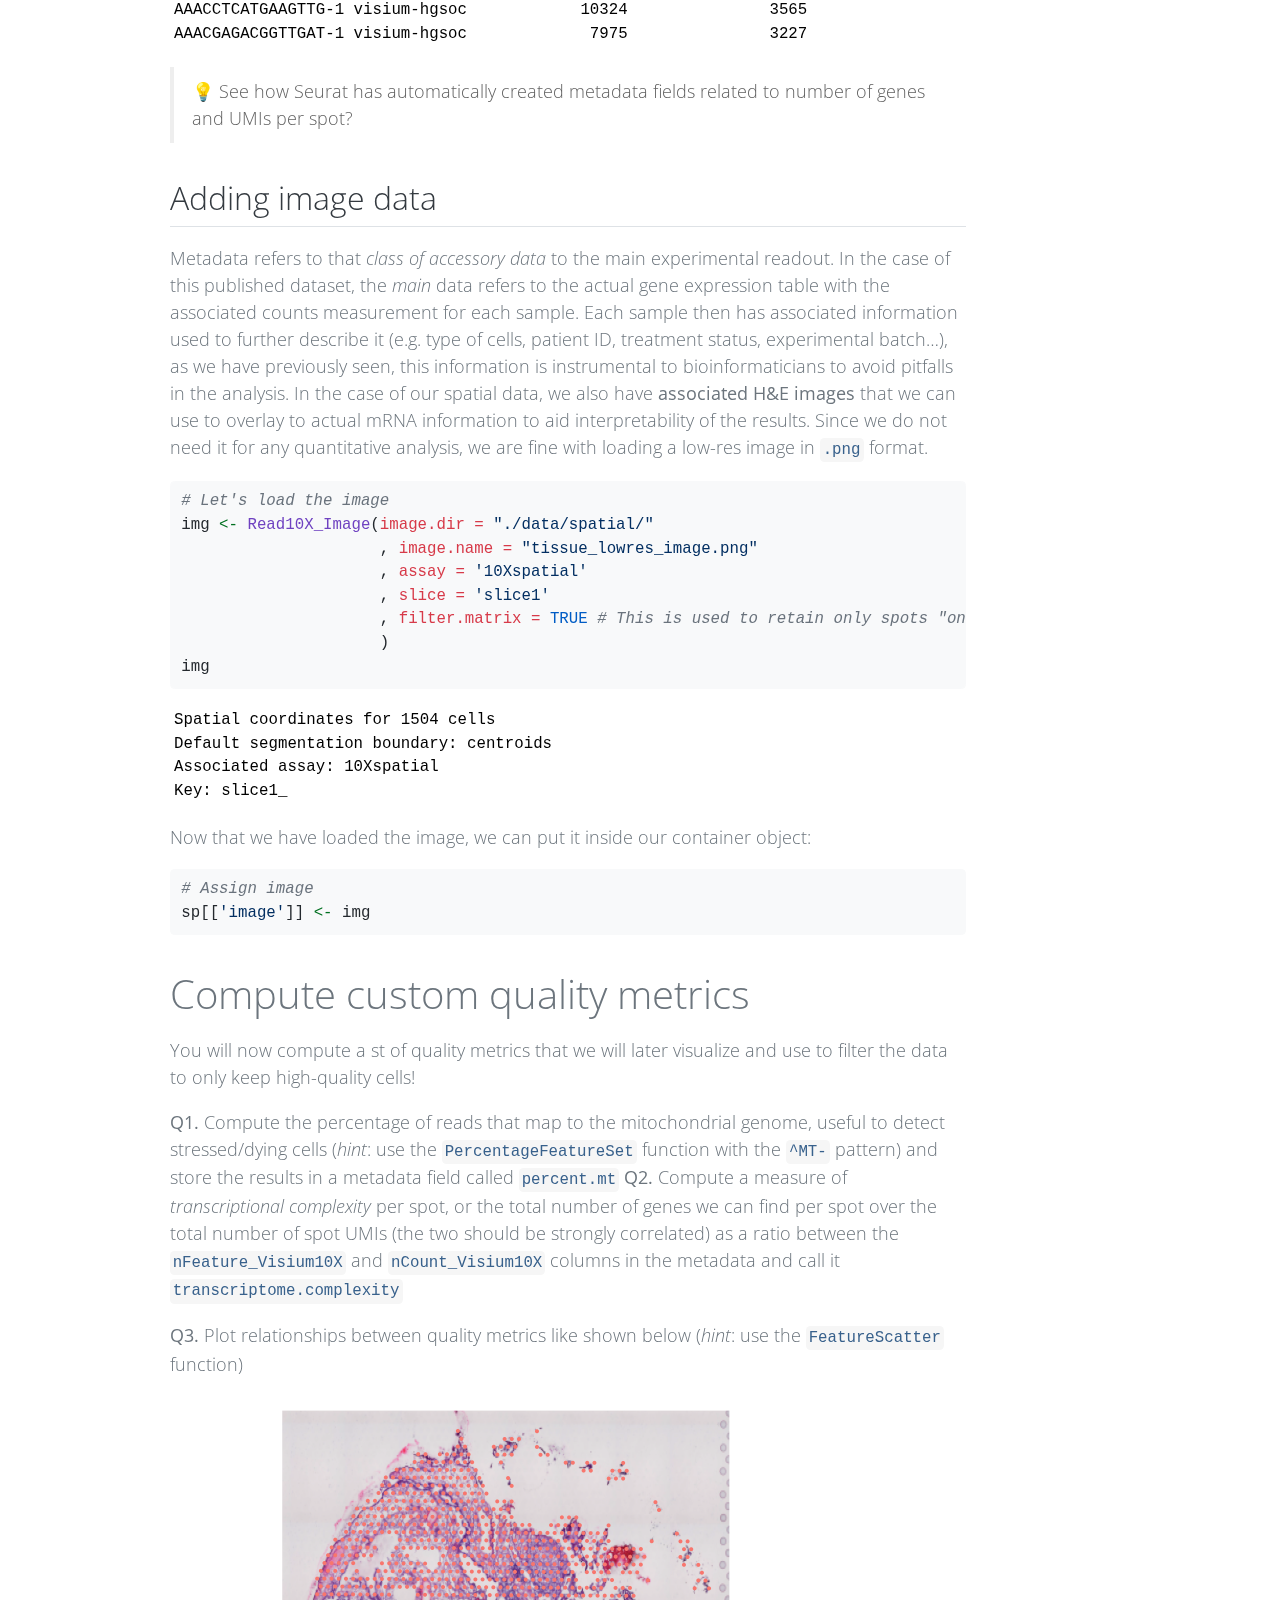
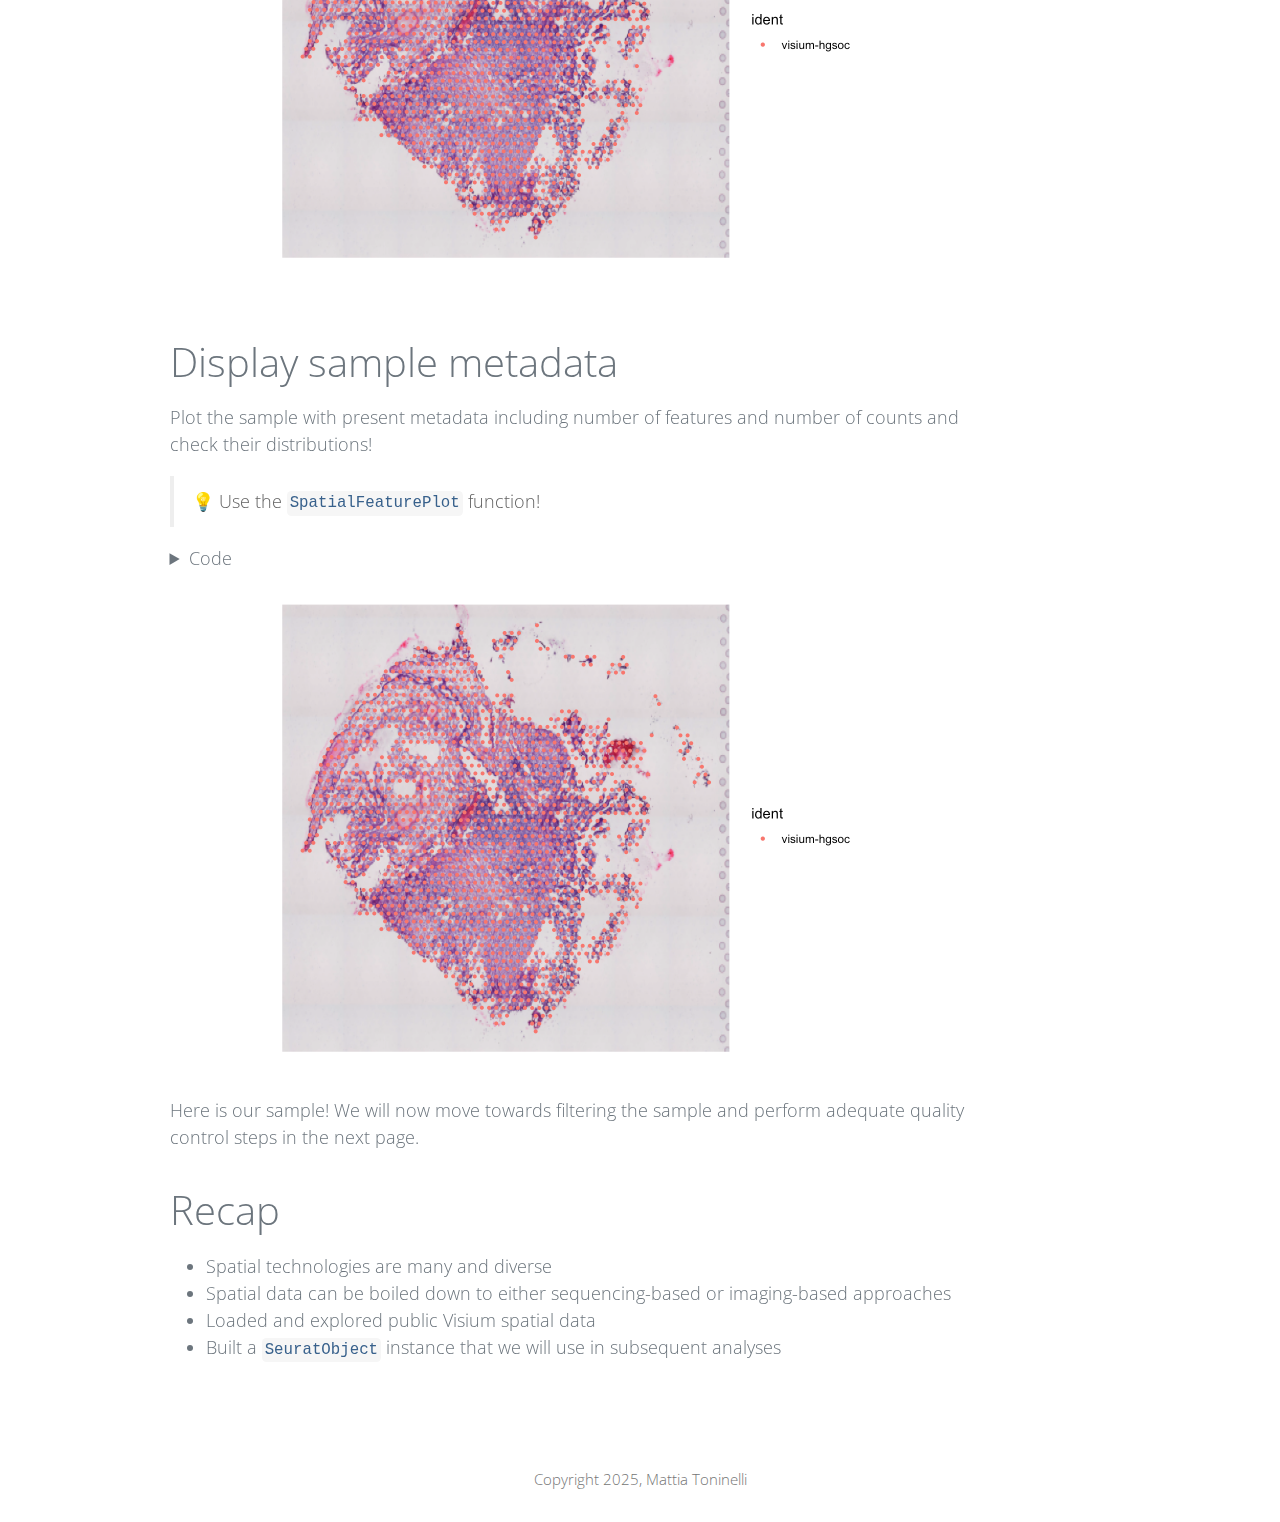
<file: docs/pages/1-spatial-data.html>
<!DOCTYPE html>
<html xmlns="http://www.w3.org/1999/xhtml" lang="en" xml:lang="en"><head>

<meta charset="utf-8">
<meta name="generator" content="quarto-1.2.335">

<meta name="viewport" content="width=device-width, initial-scale=1.0, user-scalable=yes">


<title>Spatial Biology Workshop - Spatial Data</title>
<style>
code{white-space: pre-wrap;}
span.smallcaps{font-variant: small-caps;}
div.columns{display: flex; gap: min(4vw, 1.5em);}
div.column{flex: auto; overflow-x: auto;}
div.hanging-indent{margin-left: 1.5em; text-indent: -1.5em;}
ul.task-list{list-style: none;}
ul.task-list li input[type="checkbox"] {
  width: 0.8em;
  margin: 0 0.8em 0.2em -1.6em;
  vertical-align: middle;
}
pre > code.sourceCode { white-space: pre; position: relative; }
pre > code.sourceCode > span { display: inline-block; line-height: 1.25; }
pre > code.sourceCode > span:empty { height: 1.2em; }
.sourceCode { overflow: visible; }
code.sourceCode > span { color: inherit; text-decoration: inherit; }
div.sourceCode { margin: 1em 0; }
pre.sourceCode { margin: 0; }
@media screen {
div.sourceCode { overflow: auto; }
}
@media print {
pre > code.sourceCode { white-space: pre-wrap; }
pre > code.sourceCode > span { text-indent: -5em; padding-left: 5em; }
}
pre.numberSource code
  { counter-reset: source-line 0; }
pre.numberSource code > span
  { position: relative; left: -4em; counter-increment: source-line; }
pre.numberSource code > span > a:first-child::before
  { content: counter(source-line);
    position: relative; left: -1em; text-align: right; vertical-align: baseline;
    border: none; display: inline-block;
    -webkit-touch-callout: none; -webkit-user-select: none;
    -khtml-user-select: none; -moz-user-select: none;
    -ms-user-select: none; user-select: none;
    padding: 0 4px; width: 4em;
    color: #aaaaaa;
  }
pre.numberSource { margin-left: 3em; border-left: 1px solid #aaaaaa;  padding-left: 4px; }
div.sourceCode
  {   }
@media screen {
pre > code.sourceCode > span > a:first-child::before { text-decoration: underline; }
}
code span.al { color: #ff0000; font-weight: bold; } /* Alert */
code span.an { color: #60a0b0; font-weight: bold; font-style: italic; } /* Annotation */
code span.at { color: #7d9029; } /* Attribute */
code span.bn { color: #40a070; } /* BaseN */
code span.bu { color: #008000; } /* BuiltIn */
code span.cf { color: #007020; font-weight: bold; } /* ControlFlow */
code span.ch { color: #4070a0; } /* Char */
code span.cn { color: #880000; } /* Constant */
code span.co { color: #60a0b0; font-style: italic; } /* Comment */
code span.cv { color: #60a0b0; font-weight: bold; font-style: italic; } /* CommentVar */
code span.do { color: #ba2121; font-style: italic; } /* Documentation */
code span.dt { color: #902000; } /* DataType */
code span.dv { color: #40a070; } /* DecVal */
code span.er { color: #ff0000; font-weight: bold; } /* Error */
code span.ex { } /* Extension */
code span.fl { color: #40a070; } /* Float */
code span.fu { color: #06287e; } /* Function */
code span.im { color: #008000; font-weight: bold; } /* Import */
code span.in { color: #60a0b0; font-weight: bold; font-style: italic; } /* Information */
code span.kw { color: #007020; font-weight: bold; } /* Keyword */
code span.op { color: #666666; } /* Operator */
code span.ot { color: #007020; } /* Other */
code span.pp { color: #bc7a00; } /* Preprocessor */
code span.sc { color: #4070a0; } /* SpecialChar */
code span.ss { color: #bb6688; } /* SpecialString */
code span.st { color: #4070a0; } /* String */
code span.va { color: #19177c; } /* Variable */
code span.vs { color: #4070a0; } /* VerbatimString */
code span.wa { color: #60a0b0; font-weight: bold; font-style: italic; } /* Warning */
</style>


<script src="../site_libs/quarto-nav/quarto-nav.js"></script>
<script src="../site_libs/quarto-nav/headroom.min.js"></script>
<script src="../site_libs/clipboard/clipboard.min.js"></script>
<script src="../site_libs/quarto-search/autocomplete.umd.js"></script>
<script src="../site_libs/quarto-search/fuse.min.js"></script>
<script src="../site_libs/quarto-search/quarto-search.js"></script>
<meta name="quarto:offset" content="../">
<link href=".././src/icon.png" rel="icon" type="image/png">
<script src="../site_libs/quarto-html/quarto.js"></script>
<script src="../site_libs/quarto-html/popper.min.js"></script>
<script src="../site_libs/quarto-html/tippy.umd.min.js"></script>
<script src="../site_libs/quarto-html/anchor.min.js"></script>
<link href="../site_libs/quarto-html/tippy.css" rel="stylesheet">
<link href="../site_libs/quarto-html/quarto-syntax-highlighting.css" rel="stylesheet" id="quarto-text-highlighting-styles">
<script src="../site_libs/bootstrap/bootstrap.min.js"></script>
<link href="../site_libs/bootstrap/bootstrap-icons.css" rel="stylesheet">
<link href="../site_libs/bootstrap/bootstrap.min.css" rel="stylesheet" id="quarto-bootstrap" data-mode="light">
<script id="quarto-search-options" type="application/json">{
  "location": "navbar",
  "copy-button": false,
  "collapse-after": 3,
  "panel-placement": "end",
  "type": "overlay",
  "limit": 20,
  "language": {
    "search-no-results-text": "No results",
    "search-matching-documents-text": "matching documents",
    "search-copy-link-title": "Copy link to search",
    "search-hide-matches-text": "Hide additional matches",
    "search-more-match-text": "more match in this document",
    "search-more-matches-text": "more matches in this document",
    "search-clear-button-title": "Clear",
    "search-detached-cancel-button-title": "Cancel",
    "search-submit-button-title": "Submit"
  }
}</script>


</head>

<body class="nav-fixed">

<div id="quarto-search-results"></div>
  <header id="quarto-header" class="headroom fixed-top">
    <nav class="navbar navbar-expand-lg navbar-dark ">
      <div class="navbar-container container-fluid">
      <div class="navbar-brand-container">
    <a href="../index.html" class="navbar-brand navbar-brand-logo">
    <img src=".././src/icon.png" alt="" class="navbar-logo">
    </a>
    <a class="navbar-brand" href="../index.html">
    <span class="navbar-title">Spatial Biology Workshop</span>
    </a>
  </div>
          <button class="navbar-toggler" type="button" data-bs-toggle="collapse" data-bs-target="#navbarCollapse" aria-controls="navbarCollapse" aria-expanded="false" aria-label="Toggle navigation" onclick="if (window.quartoToggleHeadroom) { window.quartoToggleHeadroom(); }">
  <span class="navbar-toggler-icon"></span>
</button>
          <div class="collapse navbar-collapse" id="navbarCollapse">
            <ul class="navbar-nav navbar-nav-scroll me-auto">
  <li class="nav-item">
    <a class="nav-link" href="../pages/0-index.html">
 <span class="menu-text">Home</span></a>
  </li>  
  <li class="nav-item">
    <a class="nav-link active" href="../pages/1-spatial-data.html" aria-current="page">
 <span class="menu-text">Load Spatial Data</span></a>
  </li>  
  <li class="nav-item">
    <a class="nav-link" href="../pages/2-quality-control.html">
 <span class="menu-text">Quality Control</span></a>
  </li>  
  <li class="nav-item">
    <a class="nav-link" href="../pages/3-downstream.html">
 <span class="menu-text">Spatial Analyses</span></a>
  </li>  
</ul>
            <ul class="navbar-nav navbar-nav-scroll ms-auto">
  <li class="nav-item compact">
    <a class="nav-link" href="https://github.com/paganilab"><i class="bi bi-github" role="img">
</i> 
 <span class="menu-text"></span></a>
  </li>  
  <li class="nav-item compact">
    <a class="nav-link" href="https://twitter.com/LabPagani"><i class="bi bi-twitter" role="img">
</i> 
 <span class="menu-text"></span></a>
  </li>  
</ul>
              <div id="quarto-search" class="" title="Search"></div>
          </div> <!-- /navcollapse -->
      </div> <!-- /container-fluid -->
    </nav>
</header>
<!-- content -->
<div id="quarto-content" class="quarto-container page-columns page-rows-contents page-layout-article page-navbar">
<!-- sidebar -->
<!-- margin-sidebar -->
    <div id="quarto-margin-sidebar" class="sidebar margin-sidebar">
        <nav id="TOC" role="doc-toc" class="toc-active">
    <h2 id="toc-title">On this page</h2>
   
  <ul>
  <li><a href="#objectives" id="toc-objectives" class="nav-link active" data-scroll-target="#objectives">Objectives 🎯</a></li>
  <li><a href="#setup" id="toc-setup" class="nav-link" data-scroll-target="#setup">Setup</a>
  <ul class="collapse">
  <li><a href="#downloading-the-workshop-contents" id="toc-downloading-the-workshop-contents" class="nav-link" data-scroll-target="#downloading-the-workshop-contents">Downloading the workshop contents</a></li>
  <li><a href="#initializing-rstudio" id="toc-initializing-rstudio" class="nav-link" data-scroll-target="#initializing-rstudio">Initializing Rstudio</a></li>
  <li><a href="#creating-a-new-r-project-for-the-workshop" id="toc-creating-a-new-r-project-for-the-workshop" class="nav-link" data-scroll-target="#creating-a-new-r-project-for-the-workshop">Creating a new R project for the workshop</a></li>
  <li><a href="#installing-packages" id="toc-installing-packages" class="nav-link" data-scroll-target="#installing-packages">Installing packages</a></li>
  </ul></li>
  <li><a href="#warm-up-load-the-libraries" id="toc-warm-up-load-the-libraries" class="nav-link" data-scroll-target="#warm-up-load-the-libraries">Warm-up: Load the libraries</a></li>
  <li><a href="#an-introduction-to-spatial-profiling-technologies" id="toc-an-introduction-to-spatial-profiling-technologies" class="nav-link" data-scroll-target="#an-introduction-to-spatial-profiling-technologies">An introduction to spatial profiling technologies</a></li>
  <li><a href="#data-loading-and-exploratory-analyses" id="toc-data-loading-and-exploratory-analyses" class="nav-link" data-scroll-target="#data-loading-and-exploratory-analyses">Data Loading and Exploratory Analyses</a>
  <ul class="collapse">
  <li><a href="#what-data-are-we-going-to-use-what-is-our-question" id="toc-what-data-are-we-going-to-use-what-is-our-question" class="nav-link" data-scroll-target="#what-data-are-we-going-to-use-what-is-our-question">What data are we going to use? What is our question?</a></li>
  <li><a href="#loading-the-data" id="toc-loading-the-data" class="nav-link" data-scroll-target="#loading-the-data">Loading The Data</a></li>
  <li><a href="#adding-image-data" id="toc-adding-image-data" class="nav-link" data-scroll-target="#adding-image-data">Adding image data</a></li>
  </ul></li>
  <li><a href="#compute-custom-quality-metrics" id="toc-compute-custom-quality-metrics" class="nav-link" data-scroll-target="#compute-custom-quality-metrics">Compute custom quality metrics</a></li>
  <li><a href="#display-sample-metadata" id="toc-display-sample-metadata" class="nav-link" data-scroll-target="#display-sample-metadata">Display sample metadata</a></li>
  <li><a href="#recap" id="toc-recap" class="nav-link" data-scroll-target="#recap">Recap</a></li>
  </ul>
</nav>
    </div>
<!-- main -->
<main class="content" id="quarto-document-content">

<header id="title-block-header" class="quarto-title-block default">
<div class="quarto-title">
<h1 class="title">Spatial Data</h1>
</div>



<div class="quarto-title-meta">

    
  
    
  </div>
  

</header>

<section id="objectives" class="level2">
<h2 class="anchored" data-anchor-id="objectives">Objectives 🎯</h2>
<ul>
<li><em>Setup RStudio</em></li>
<li><em>Get familiar with the interface</em></li>
<li><em>Download relevant packages and set up the computing environment</em></li>
<li><em>Get an introduction to the type of data we are going to use</em></li>
</ul>
</section>
<section id="setup" class="level1">
<h1>Setup</h1>
<section id="downloading-the-workshop-contents" class="level2">
<h2 class="anchored" data-anchor-id="downloading-the-workshop-contents">Downloading the workshop contents</h2>
<p>In order to have everything ready to go through the steps of the workshop, we first need to download the required materials. To do so, click on <a href="githubdownloadlink">this link</a>. This should trigger a file download on your system.</p>
<blockquote class="blockquote">
<p>Keep track of the location of the download! We will now head into this folder using <code>R</code> through the <code>Rstudio</code> interface.</p>
</blockquote>
</section>
<section id="initializing-rstudio" class="level2">
<h2 class="anchored" data-anchor-id="initializing-rstudio">Initializing Rstudio</h2>
<p>Once RStudio is installed on your computer and opened, you should be able to see something like the following interface:</p>
<center>
<p><img src="../src/rstudio_interface.png" width="800"></p>
</center>
<p>This is your working interface, the <strong>bottom right section</strong> shows your <em>current file system</em> which is now pointed to the place where the <code>Rproject</code> you just created lives. The <strong>section on the left currently displays your console</strong>, where <strong>you can type <code>R</code> code <em>interactively</em></strong>.</p>
</section>
<section id="creating-a-new-r-project-for-the-workshop" class="level2">
<h2 class="anchored" data-anchor-id="creating-a-new-r-project-for-the-workshop">Creating a new R project for the workshop</h2>
<p>Go ahead and create a new <code>R project</code> by cliking on <code>File</code> &gt; <code>New Project</code> and name it what you want. You can think of a project as a container of everything we will use during our workshop both in terms of files as well as <code>R</code> objects. When you create the project, select the option to create it from an existing folder, and use the folder you just downloaded which should be named <code>sows-2025-master</code> to initialize it. Now, using the navigation menu on the bottom right, you should be able to head to the folder we just downloaded! You should see it contains a set of files including a folder named <code>data</code>. To make sure that everything is working properly, run the following command in your console <code>getwd()</code> and <strong>make sure that the output path that is returned ends with <code>sows-2025-master</code>!</strong></p>
</section>
<section id="installing-packages" class="level2">
<h2 class="anchored" data-anchor-id="installing-packages">Installing packages</h2>
<p>The analyses that we are going to conduct require specific <strong>packages</strong>. In R, <strong>packages are <em>collections of functions</em></strong> which help us perform standardized workflows. In the <strong>code chunk</strong> below, we instruct R to install the packages that we will need later on throughout the workshop.</p>
<blockquote class="blockquote">
<p>💡 <strong>Copy and paste this and the other <em>code chunks</em> from here to your R script to follow.</strong></p>
</blockquote>
<div class="cell" data-layout-align="center">
<div class="sourceCode cell-code" id="cb1"><pre class="sourceCode r code-with-copy"><code class="sourceCode r"><span id="cb1-1"><a href="#cb1-1" aria-hidden="true" tabindex="-1"></a><span class="co"># Install required packages for subsequent analyses</span></span>
<span id="cb1-2"><a href="#cb1-2" aria-hidden="true" tabindex="-1"></a><span class="fu">source</span>(<span class="st">"./utils/installations.R"</span>)</span></code><button title="Copy to Clipboard" class="code-copy-button"><i class="bi"></i></button></pre></div>
</div>
<p>During the installation, you will see many messages being displayed on your <em><code>R</code> console</em>, don’t pay too much attention to them unless they are <span style="color: red;">red and specify an error</span>!</p>
<p>If you encounter any of these messages during installation, follow this procedure here:</p>
<div class="cell" data-layout-align="center">
<div class="sourceCode cell-code" id="cb2"><pre class="sourceCode r code-with-copy"><code class="sourceCode r"><span id="cb2-1"><a href="#cb2-1" aria-hidden="true" tabindex="-1"></a><span class="co"># R asks for package updates, answer "n" and type enter</span></span>
<span id="cb2-2"><a href="#cb2-2" aria-hidden="true" tabindex="-1"></a><span class="co"># Question displayed:</span></span>
<span id="cb2-3"><a href="#cb2-3" aria-hidden="true" tabindex="-1"></a>Update all<span class="sc">/</span>some<span class="sc">/</span>none? [a<span class="sc">/</span>s<span class="sc">/</span>n]<span class="sc">:</span></span>
<span id="cb2-4"><a href="#cb2-4" aria-hidden="true" tabindex="-1"></a></span>
<span id="cb2-5"><a href="#cb2-5" aria-hidden="true" tabindex="-1"></a><span class="co"># Answer to type:  </span></span>
<span id="cb2-6"><a href="#cb2-6" aria-hidden="true" tabindex="-1"></a>n</span>
<span id="cb2-7"><a href="#cb2-7" aria-hidden="true" tabindex="-1"></a></span>
<span id="cb2-8"><a href="#cb2-8" aria-hidden="true" tabindex="-1"></a><span class="co"># R asks for installation from binary source, answer "no" and type enter</span></span>
<span id="cb2-9"><a href="#cb2-9" aria-hidden="true" tabindex="-1"></a><span class="co"># Question displayed:</span></span>
<span id="cb2-10"><a href="#cb2-10" aria-hidden="true" tabindex="-1"></a>Do you want to install from sources the packages which need compilation? (Yes<span class="sc">/</span>no<span class="sc">/</span>cancel)</span>
<span id="cb2-11"><a href="#cb2-11" aria-hidden="true" tabindex="-1"></a></span>
<span id="cb2-12"><a href="#cb2-12" aria-hidden="true" tabindex="-1"></a><span class="co"># Answer to type:</span></span>
<span id="cb2-13"><a href="#cb2-13" aria-hidden="true" tabindex="-1"></a>no</span></code><button title="Copy to Clipboard" class="code-copy-button"><i class="bi"></i></button></pre></div>
</div>
</section>
</section>
<section id="warm-up-load-the-libraries" class="level1">
<h1>Warm-up: Load the libraries</h1>
<p>Once everything is correctly installed, we can <em>load</em> the required libraries that we will use during the workshop. Take this line and paste it in your console:</p>
<div class="cell" data-layout-align="center">
<div class="sourceCode cell-code" id="cb3"><pre class="sourceCode r code-with-copy"><code class="sourceCode r"><span id="cb3-1"><a href="#cb3-1" aria-hidden="true" tabindex="-1"></a><span class="co"># Load required packages for subsequent analyses</span></span>
<span id="cb3-2"><a href="#cb3-2" aria-hidden="true" tabindex="-1"></a><span class="fu">source</span>(<span class="st">"./utils/load_libraries.R"</span>)</span></code><button title="Copy to Clipboard" class="code-copy-button"><i class="bi"></i></button></pre></div>
</div>
<p>Hopefully all packages were correctly installed and now we can dive a bit deeper into the world of spatial data analysis!</p>
</section>
<section id="an-introduction-to-spatial-profiling-technologies" class="level1">
<h1>An introduction to spatial profiling technologies</h1>
<div class="cell" data-layout-align="center">
<div class="cell-output-display">
<div class="quarto-figure quarto-figure-center">
<figure class="figure">
<p><embed src="./slides/spatial_intro.pdf" width="800" height="460"></p>
</figure>
</div>
</div>
</div>
</section>
<section id="data-loading-and-exploratory-analyses" class="level1">
<h1>Data Loading and Exploratory Analyses</h1>
<section id="what-data-are-we-going-to-use-what-is-our-question" class="level2">
<h2 class="anchored" data-anchor-id="what-data-are-we-going-to-use-what-is-our-question">What data are we going to use? What is our question?</h2>
<p>As seen during the presentation, we will load data originally collected in <a href="https://www.nature.com/articles/s41467-024-47271-y">this study</a> on High Grade Serous Ovarian Carcinoma (HGSOC). The original data supporting the findings of the study has been deposited on the <strong>Gene Expression Omnibus</strong> (GEO) data portal under accession number <a href="https://www.ncbi.nlm.nih.gov/geo/query/acc.cgi?acc=GSE211956">GSE211956</a>.</p>
<p>The data (like all data from Visium experiments) is built in the following way and stored in the <code>data</code> folder:</p>
<ul>
<li><code>barcodes.tsv</code>: the single-cell barcodes from the 10X GEMs</li>
<li><code>features.tsv</code>: the set of genes profiled during the experiment (in the case of RNA-seq)</li>
<li><code>matrix.mtx</code>: the actual cell-by-gene matrix with the count information</li>
</ul>
</section>
<section id="loading-the-data" class="level2">
<h2 class="anchored" data-anchor-id="loading-the-data">Loading The Data</h2>
<p>Once we know what to expect from the data, let’s load it! We are going to use functions from the <code>Seurat</code> package to load our tabular and image data into <code>R</code> so we can start working with it.</p>
<div class="cell" data-layout-align="center">
<div class="sourceCode cell-code" id="cb4"><pre class="sourceCode r code-with-copy"><code class="sourceCode r"><span id="cb4-1"><a href="#cb4-1" aria-hidden="true" tabindex="-1"></a><span class="co"># Load the data using Seurat (first set the proper data directory path)</span></span>
<span id="cb4-2"><a href="#cb4-2" aria-hidden="true" tabindex="-1"></a>datadir <span class="ot">&lt;-</span> <span class="st">'./data'</span></span>
<span id="cb4-3"><a href="#cb4-3" aria-hidden="true" tabindex="-1"></a></span>
<span id="cb4-4"><a href="#cb4-4" aria-hidden="true" tabindex="-1"></a>count_matrix <span class="ot">&lt;-</span> <span class="fu">Read10X</span>(datadir,</span>
<span id="cb4-5"><a href="#cb4-5" aria-hidden="true" tabindex="-1"></a>              <span class="at">gene.column =</span> <span class="dv">2</span>,</span>
<span id="cb4-6"><a href="#cb4-6" aria-hidden="true" tabindex="-1"></a>              <span class="at">cell.column =</span> <span class="dv">1</span>,</span>
<span id="cb4-7"><a href="#cb4-7" aria-hidden="true" tabindex="-1"></a>              <span class="at">unique.features =</span> <span class="cn">TRUE</span>,</span>
<span id="cb4-8"><a href="#cb4-8" aria-hidden="true" tabindex="-1"></a>              <span class="at">strip.suffix =</span> <span class="cn">FALSE</span>)</span>
<span id="cb4-9"><a href="#cb4-9" aria-hidden="true" tabindex="-1"></a></span>
<span id="cb4-10"><a href="#cb4-10" aria-hidden="true" tabindex="-1"></a><span class="co"># Turn matrix into SeuratObject</span></span>
<span id="cb4-11"><a href="#cb4-11" aria-hidden="true" tabindex="-1"></a>sp <span class="ot">&lt;-</span> <span class="fu">CreateSeuratObject</span>(<span class="at">counts =</span> count_matrix,</span>
<span id="cb4-12"><a href="#cb4-12" aria-hidden="true" tabindex="-1"></a>                        <span class="at">project =</span> <span class="st">'visium-hgsoc'</span>,</span>
<span id="cb4-13"><a href="#cb4-13" aria-hidden="true" tabindex="-1"></a>                        <span class="at">assay=</span><span class="st">'Visium10X'</span>)              </span></code><button title="Copy to Clipboard" class="code-copy-button"><i class="bi"></i></button></pre></div>
</div>
<blockquote class="blockquote">
<p>🤔 How many spots and genes are present in our counts table? <em>hint</em>: think of the type of experiment and the readout we are expecting!</p>
</blockquote>
<p>Let’s take a look at the counts matrix up close:</p>
<div class="cell" data-layout-align="center">
<div class="sourceCode cell-code" id="cb5"><pre class="sourceCode r code-with-copy"><code class="sourceCode r"><span id="cb5-1"><a href="#cb5-1" aria-hidden="true" tabindex="-1"></a><span class="co"># Lets examine a few genes in the first thirty cells</span></span>
<span id="cb5-2"><a href="#cb5-2" aria-hidden="true" tabindex="-1"></a>sp[[<span class="st">'Visium10X'</span>]]<span class="sc">$</span>counts[<span class="fu">c</span>(<span class="st">"CD3D"</span>, <span class="st">"TCL1A"</span>, <span class="st">"MS4A1"</span>), <span class="dv">1</span><span class="sc">:</span><span class="dv">30</span>]</span></code><button title="Copy to Clipboard" class="code-copy-button"><i class="bi"></i></button></pre></div>
<div class="cell-output cell-output-stdout">
<pre><code>3 x 30 sparse Matrix of class "dgCMatrix"</code></pre>
</div>
<div class="cell-output cell-output-stdout">
<pre><code>                                                                 
CD3D  1 . . . . . . . . 1 . . . . 2 . . . . . . 1 . . 1 . . . . .
TCL1A . . . . . . . . . . . . . . . . . . . . . . . . . . . . . .
MS4A1 . . . . . . . . . . . . . . . . . . . . . . . . . . . . . .</code></pre>
</div>
</div>
<p>The <code>.</code> values in the matrix represent 0s (no molecules detected). Since most values in an scRNA-seq matrix are 0, Seurat uses a <strong>sparse-matrix representation</strong> whenever possible. This results in significant memory and speed savings for Drop-seq/inDrop/10X data.</p>
<p>Now that we have create it, our <code>sp</code> object acts as a container for all the information we need during the analysis, more specifically, the <code>SeuratObject</code> class is composed in the following way:</p>
<center>
<p><img src="../src/sce.png" width="800"></p>
</center>
<p>We can see its structure also by printing it directly on screen:</p>
<div class="cell" data-layout-align="center">
<div class="sourceCode cell-code" id="cb8"><pre class="sourceCode r code-with-copy"><code class="sourceCode r"><span id="cb8-1"><a href="#cb8-1" aria-hidden="true" tabindex="-1"></a><span class="co"># Lets see what the object looks like</span></span>
<span id="cb8-2"><a href="#cb8-2" aria-hidden="true" tabindex="-1"></a>sp</span></code><button title="Copy to Clipboard" class="code-copy-button"><i class="bi"></i></button></pre></div>
<div class="cell-output cell-output-stdout">
<pre><code>An object of class Seurat 
33538 features across 1504 samples within 1 assay 
Active assay: Visium10X (33538 features, 0 variable features)
 1 layer present: counts</code></pre>
</div>
</div>
<p>We can also access our transcript information in the object by using the <code>[[</code> operator.</p>
<div class="cell" data-layout-align="center">
<div class="sourceCode cell-code" id="cb10"><pre class="sourceCode r code-with-copy"><code class="sourceCode r"><span id="cb10-1"><a href="#cb10-1" aria-hidden="true" tabindex="-1"></a><span class="co"># Lets see what the object looks like (we use the assay name given previously)</span></span>
<span id="cb10-2"><a href="#cb10-2" aria-hidden="true" tabindex="-1"></a>sp[[<span class="st">'Visium10X'</span>]]</span></code><button title="Copy to Clipboard" class="code-copy-button"><i class="bi"></i></button></pre></div>
<div class="cell-output cell-output-stdout">
<pre><code>Assay (v5) data with 33538 features for 1504 cells
First 10 features:
 MIR1302-2HG, FAM138A, OR4F5, AL627309.1, AL627309.3, AL627309.2,
AL627309.4, AL732372.1, OR4F29, AC114498.1 
Layers:
 counts </code></pre>
</div>
</div>
<p>Now go ahead and check the cell metadata!</p>
<div class="cell" data-layout-align="center">
<details>
<summary>Code</summary>
<div class="sourceCode cell-code" id="cb12"><pre class="sourceCode r code-with-copy"><code class="sourceCode r"><span id="cb12-1"><a href="#cb12-1" aria-hidden="true" tabindex="-1"></a><span class="fu">head</span>(sp<span class="sc">@</span>meta.data, <span class="dv">5</span>)</span></code><button title="Copy to Clipboard" class="code-copy-button"><i class="bi"></i></button></pre></div>
</details>
<div class="cell-output cell-output-stdout">
<pre><code>                     orig.ident nCount_Visium10X nFeature_Visium10X
AAACAAGTATCTCCCA-1 visium-hgsoc             5383               2626
AAACCGGGTAGGTACC-1 visium-hgsoc             9884               3677
AAACCGTTCGTCCAGG-1 visium-hgsoc             9971               3687
AAACCTCATGAAGTTG-1 visium-hgsoc            10324               3565
AAACGAGACGGTTGAT-1 visium-hgsoc             7975               3227</code></pre>
</div>
</div>
<blockquote class="blockquote">
<p>💡 See how Seurat has automatically created metadata fields related to number of genes and UMIs per spot?</p>
</blockquote>
</section>
<section id="adding-image-data" class="level2">
<h2 class="anchored" data-anchor-id="adding-image-data">Adding image data</h2>
<p>Metadata refers to that <em>class of accessory data</em> to the main experimental readout. In the case of this published dataset, the <em>main</em> data refers to the actual gene expression table with the associated counts measurement for each sample. Each sample then has associated information used to further describe it (e.g.&nbsp;type of cells, patient ID, treatment status, experimental batch…), as we have previously seen, this information is instrumental to bioinformaticians to avoid pitfalls in the analysis. In the case of our spatial data, we also have <strong>associated H&amp;E images</strong> that we can use to overlay to actual mRNA information to aid interpretability of the results. Since we do not need it for any quantitative analysis, we are fine with loading a low-res image in <code>.png</code> format.</p>
<div class="cell" data-layout-align="center">
<div class="sourceCode cell-code" id="cb14"><pre class="sourceCode r code-with-copy"><code class="sourceCode r"><span id="cb14-1"><a href="#cb14-1" aria-hidden="true" tabindex="-1"></a><span class="co"># Let's load the image</span></span>
<span id="cb14-2"><a href="#cb14-2" aria-hidden="true" tabindex="-1"></a>img <span class="ot">&lt;-</span> <span class="fu">Read10X_Image</span>(<span class="at">image.dir =</span> <span class="st">"./data/spatial/"</span></span>
<span id="cb14-3"><a href="#cb14-3" aria-hidden="true" tabindex="-1"></a>                     , <span class="at">image.name =</span> <span class="st">"tissue_lowres_image.png"</span></span>
<span id="cb14-4"><a href="#cb14-4" aria-hidden="true" tabindex="-1"></a>                     , <span class="at">assay =</span> <span class="st">'10Xspatial'</span></span>
<span id="cb14-5"><a href="#cb14-5" aria-hidden="true" tabindex="-1"></a>                     , <span class="at">slice =</span> <span class="st">'slice1'</span></span>
<span id="cb14-6"><a href="#cb14-6" aria-hidden="true" tabindex="-1"></a>                     , <span class="at">filter.matrix =</span> <span class="cn">TRUE</span> <span class="co"># This is used to retain only spots "on tissue"</span></span>
<span id="cb14-7"><a href="#cb14-7" aria-hidden="true" tabindex="-1"></a>                     )</span>
<span id="cb14-8"><a href="#cb14-8" aria-hidden="true" tabindex="-1"></a>img</span></code><button title="Copy to Clipboard" class="code-copy-button"><i class="bi"></i></button></pre></div>
<div class="cell-output cell-output-stdout">
<pre><code>Spatial coordinates for 1504 cells
Default segmentation boundary: centroids 
Associated assay: 10Xspatial 
Key: slice1_ </code></pre>
</div>
</div>
<p>Now that we have loaded the image, we can put it inside our container object:</p>
<div class="cell" data-layout-align="center">
<div class="sourceCode cell-code" id="cb16"><pre class="sourceCode r code-with-copy"><code class="sourceCode r"><span id="cb16-1"><a href="#cb16-1" aria-hidden="true" tabindex="-1"></a><span class="co"># Assign image</span></span>
<span id="cb16-2"><a href="#cb16-2" aria-hidden="true" tabindex="-1"></a>sp[[<span class="st">'image'</span>]] <span class="ot">&lt;-</span> img</span></code><button title="Copy to Clipboard" class="code-copy-button"><i class="bi"></i></button></pre></div>
</div>
</section>
</section>
<section id="compute-custom-quality-metrics" class="level1">
<h1>Compute custom quality metrics</h1>
<p>You will now compute a st of quality metrics that we will later visualize and use to filter the data to only keep high-quality cells!</p>
<p><strong>Q1.</strong> Compute the percentage of reads that map to the mitochondrial genome, useful to detect stressed/dying cells (<em>hint</em>: use the <code>PercentageFeatureSet</code> function with the <code>^MT-</code> pattern) and store the results in a metadata field called <code>percent.mt</code> <strong>Q2.</strong> Compute a measure of <em>transcriptional complexity</em> per spot, or the total number of genes we can find per spot over the total number of spot UMIs (the two should be strongly correlated) as a ratio between the <code>nFeature_Visium10X</code> and <code>nCount_Visium10X</code> columns in the metadata and call it <code>transcriptome.complexity</code></p>
<p><strong>Q3.</strong> Plot relationships between quality metrics like shown below (<em>hint</em>: use the <code>FeatureScatter</code> function)</p>
<div class="cell" data-layout-align="center">
<div class="cell-output-display">
<div class="quarto-figure quarto-figure-center">
<figure class="figure">
<p><img src="1-spatial-data_files/figure-html/unnamed-chunk-13-1.png" class="img-fluid figure-img" width="672"></p>
</figure>
</div>
</div>
</div>
</section>
<section id="display-sample-metadata" class="level1">
<h1>Display sample metadata</h1>
<p>Plot the sample with present metadata including number of features and number of counts and check their distributions!</p>
<blockquote class="blockquote">
<p>💡 Use the <code>SpatialFeaturePlot</code> function!</p>
</blockquote>
<div class="cell" data-layout-align="center">
<details>
<summary>Code</summary>
<div class="sourceCode cell-code" id="cb17"><pre class="sourceCode r code-with-copy"><code class="sourceCode r"><span id="cb17-1"><a href="#cb17-1" aria-hidden="true" tabindex="-1"></a><span class="co"># Display the spots on the tissue</span></span>
<span id="cb17-2"><a href="#cb17-2" aria-hidden="true" tabindex="-1"></a><span class="fu">SpatialDimPlot</span>(sp)</span></code><button title="Copy to Clipboard" class="code-copy-button"><i class="bi"></i></button></pre></div>
</details>
<div class="cell-output-display">
<div class="quarto-figure quarto-figure-center">
<figure class="figure">
<p><img src="1-spatial-data_files/figure-html/unnamed-chunk-14-1.png" class="img-fluid figure-img" width="672"></p>
</figure>
</div>
</div>
</div>
<p>Here is our sample! We will now move towards filtering the sample and perform adequate quality control steps in the next page.</p>
</section>
<section id="recap" class="level1">
<h1>Recap</h1>
<ul>
<li>Spatial technologies are many and diverse</li>
<li>Spatial data can be boiled down to either sequencing-based or imaging-based approaches</li>
<li>Loaded and explored public Visium spatial data</li>
<li>Built a <code>SeuratObject</code> instance that we will use in subsequent analyses</li>
</ul>


</section>

</main> <!-- /main -->
<script id="quarto-html-after-body" type="application/javascript">
window.document.addEventListener("DOMContentLoaded", function (event) {
  const toggleBodyColorMode = (bsSheetEl) => {
    const mode = bsSheetEl.getAttribute("data-mode");
    const bodyEl = window.document.querySelector("body");
    if (mode === "dark") {
      bodyEl.classList.add("quarto-dark");
      bodyEl.classList.remove("quarto-light");
    } else {
      bodyEl.classList.add("quarto-light");
      bodyEl.classList.remove("quarto-dark");
    }
  }
  const toggleBodyColorPrimary = () => {
    const bsSheetEl = window.document.querySelector("link#quarto-bootstrap");
    if (bsSheetEl) {
      toggleBodyColorMode(bsSheetEl);
    }
  }
  toggleBodyColorPrimary();  
  const icon = "";
  const anchorJS = new window.AnchorJS();
  anchorJS.options = {
    placement: 'right',
    icon: icon
  };
  anchorJS.add('.anchored');
  const clipboard = new window.ClipboardJS('.code-copy-button', {
    target: function(trigger) {
      return trigger.previousElementSibling;
    }
  });
  clipboard.on('success', function(e) {
    // button target
    const button = e.trigger;
    // don't keep focus
    button.blur();
    // flash "checked"
    button.classList.add('code-copy-button-checked');
    var currentTitle = button.getAttribute("title");
    button.setAttribute("title", "Copied!");
    let tooltip;
    if (window.bootstrap) {
      button.setAttribute("data-bs-toggle", "tooltip");
      button.setAttribute("data-bs-placement", "left");
      button.setAttribute("data-bs-title", "Copied!");
      tooltip = new bootstrap.Tooltip(button, 
        { trigger: "manual", 
          customClass: "code-copy-button-tooltip",
          offset: [0, -8]});
      tooltip.show();    
    }
    setTimeout(function() {
      if (tooltip) {
        tooltip.hide();
        button.removeAttribute("data-bs-title");
        button.removeAttribute("data-bs-toggle");
        button.removeAttribute("data-bs-placement");
      }
      button.setAttribute("title", currentTitle);
      button.classList.remove('code-copy-button-checked');
    }, 1000);
    // clear code selection
    e.clearSelection();
  });
  function tippyHover(el, contentFn) {
    const config = {
      allowHTML: true,
      content: contentFn,
      maxWidth: 500,
      delay: 100,
      arrow: false,
      appendTo: function(el) {
          return el.parentElement;
      },
      interactive: true,
      interactiveBorder: 10,
      theme: 'quarto',
      placement: 'bottom-start'
    };
    window.tippy(el, config); 
  }
  const noterefs = window.document.querySelectorAll('a[role="doc-noteref"]');
  for (var i=0; i<noterefs.length; i++) {
    const ref = noterefs[i];
    tippyHover(ref, function() {
      // use id or data attribute instead here
      let href = ref.getAttribute('data-footnote-href') || ref.getAttribute('href');
      try { href = new URL(href).hash; } catch {}
      const id = href.replace(/^#\/?/, "");
      const note = window.document.getElementById(id);
      return note.innerHTML;
    });
  }
  const findCites = (el) => {
    const parentEl = el.parentElement;
    if (parentEl) {
      const cites = parentEl.dataset.cites;
      if (cites) {
        return {
          el,
          cites: cites.split(' ')
        };
      } else {
        return findCites(el.parentElement)
      }
    } else {
      return undefined;
    }
  };
  var bibliorefs = window.document.querySelectorAll('a[role="doc-biblioref"]');
  for (var i=0; i<bibliorefs.length; i++) {
    const ref = bibliorefs[i];
    const citeInfo = findCites(ref);
    if (citeInfo) {
      tippyHover(citeInfo.el, function() {
        var popup = window.document.createElement('div');
        citeInfo.cites.forEach(function(cite) {
          var citeDiv = window.document.createElement('div');
          citeDiv.classList.add('hanging-indent');
          citeDiv.classList.add('csl-entry');
          var biblioDiv = window.document.getElementById('ref-' + cite);
          if (biblioDiv) {
            citeDiv.innerHTML = biblioDiv.innerHTML;
          }
          popup.appendChild(citeDiv);
        });
        return popup.innerHTML;
      });
    }
  }
});
</script>
</div> <!-- /content -->
<footer class="footer">
  <div class="nav-footer">
      <div class="nav-footer-center">Copyright 2025, Mattia Toninelli</div>
  </div>
</footer>



</body></html>
</file>
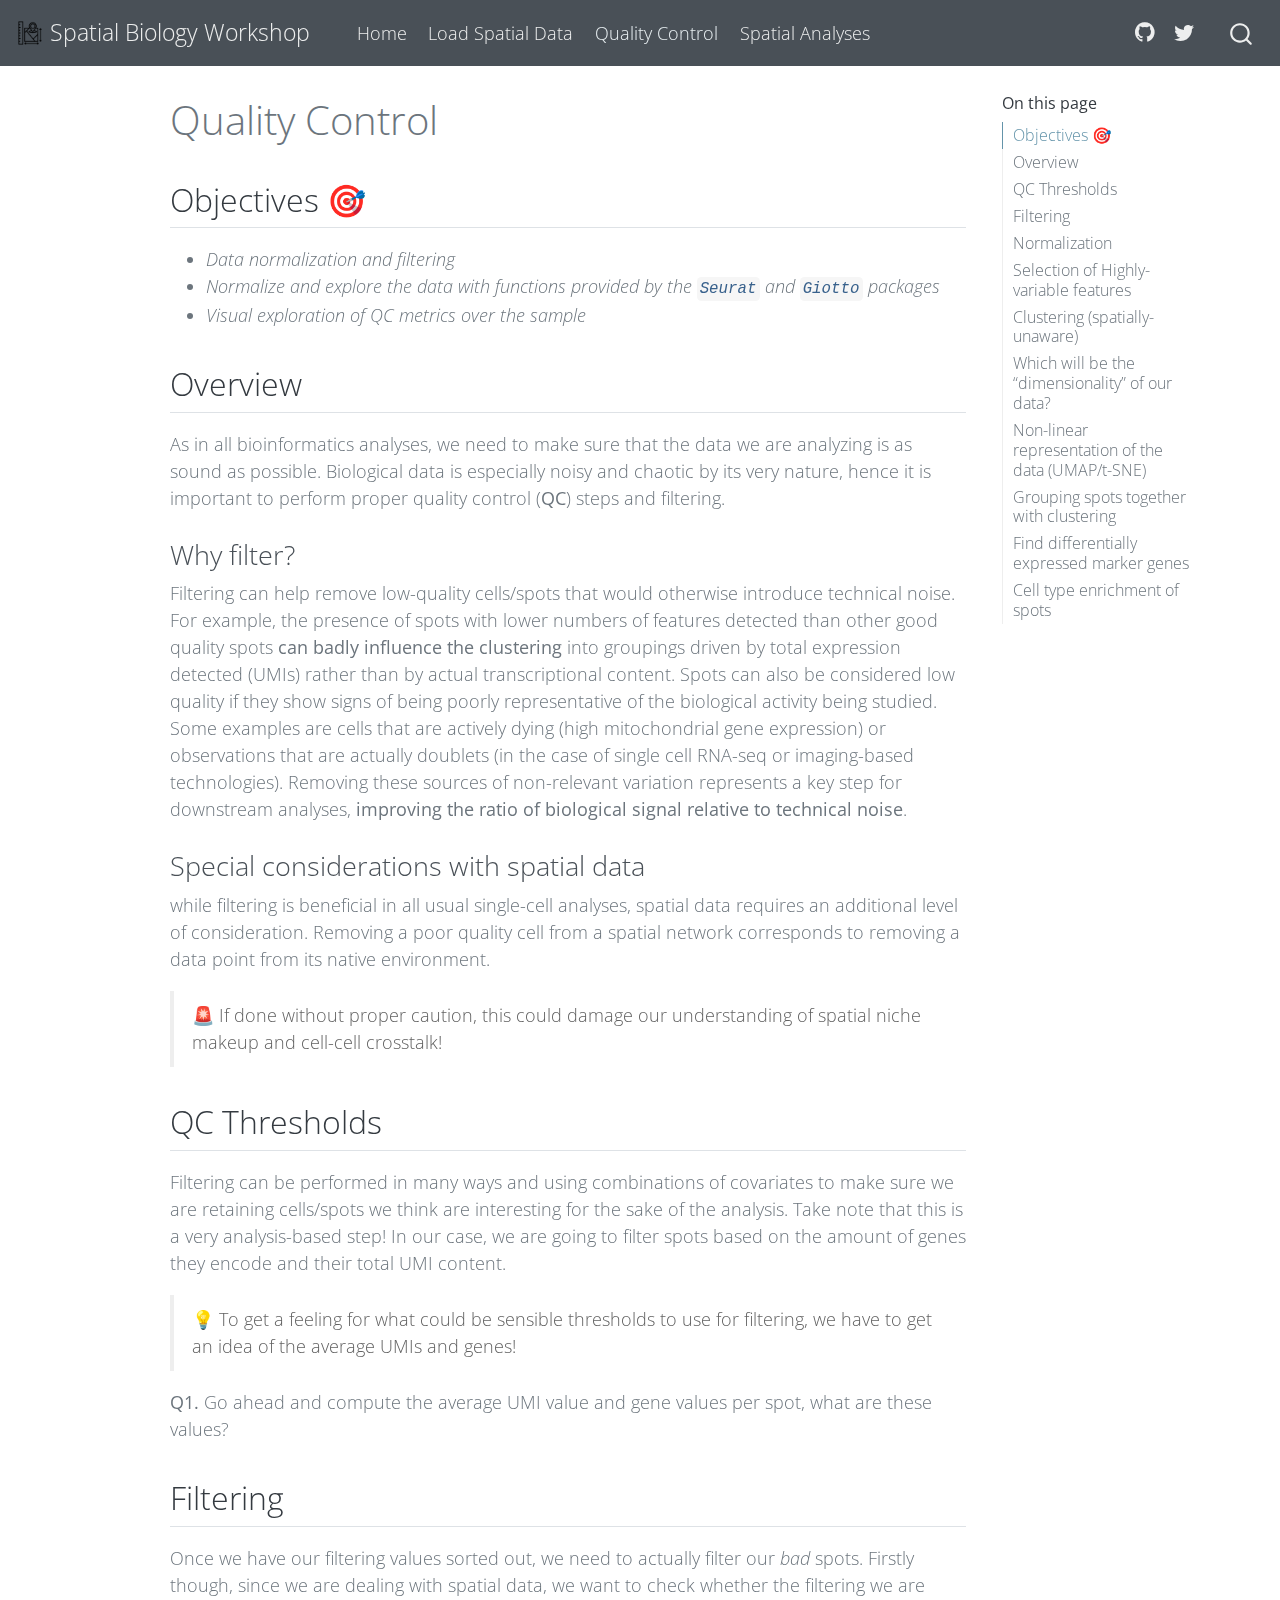
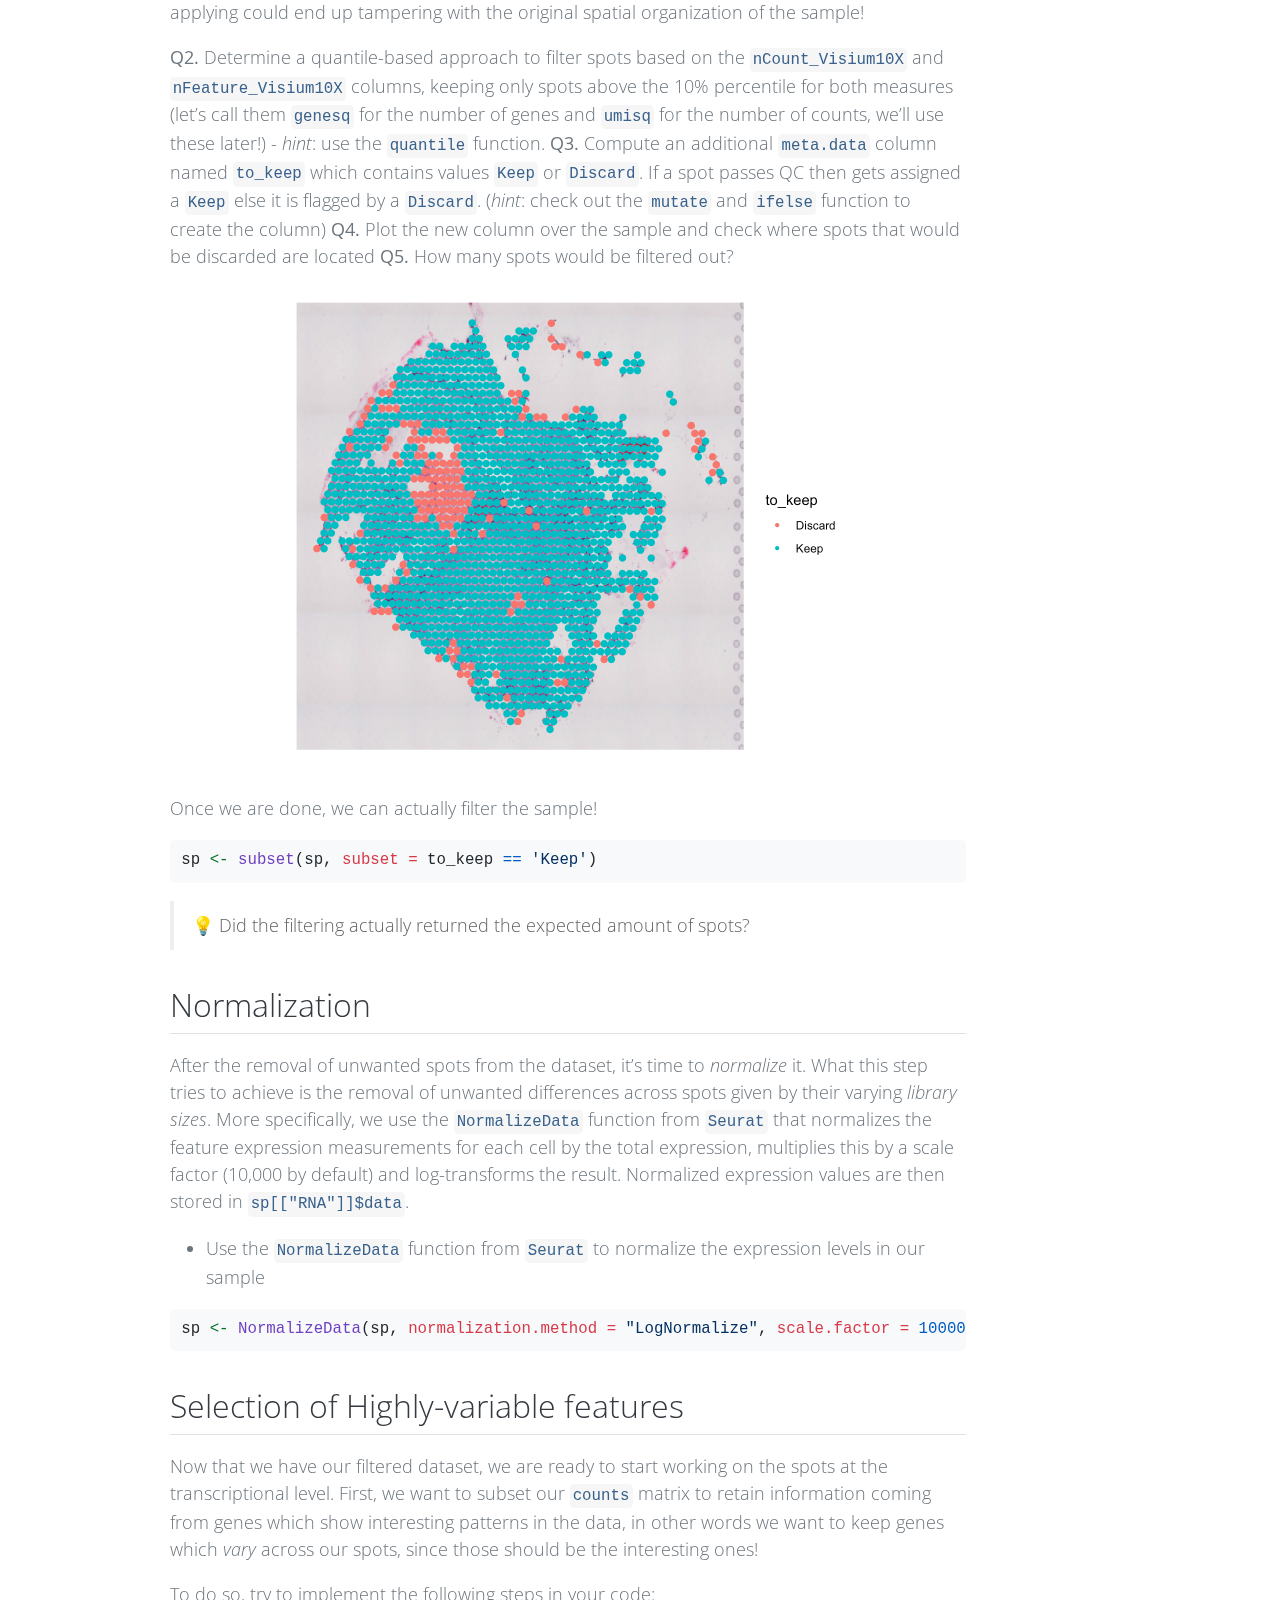
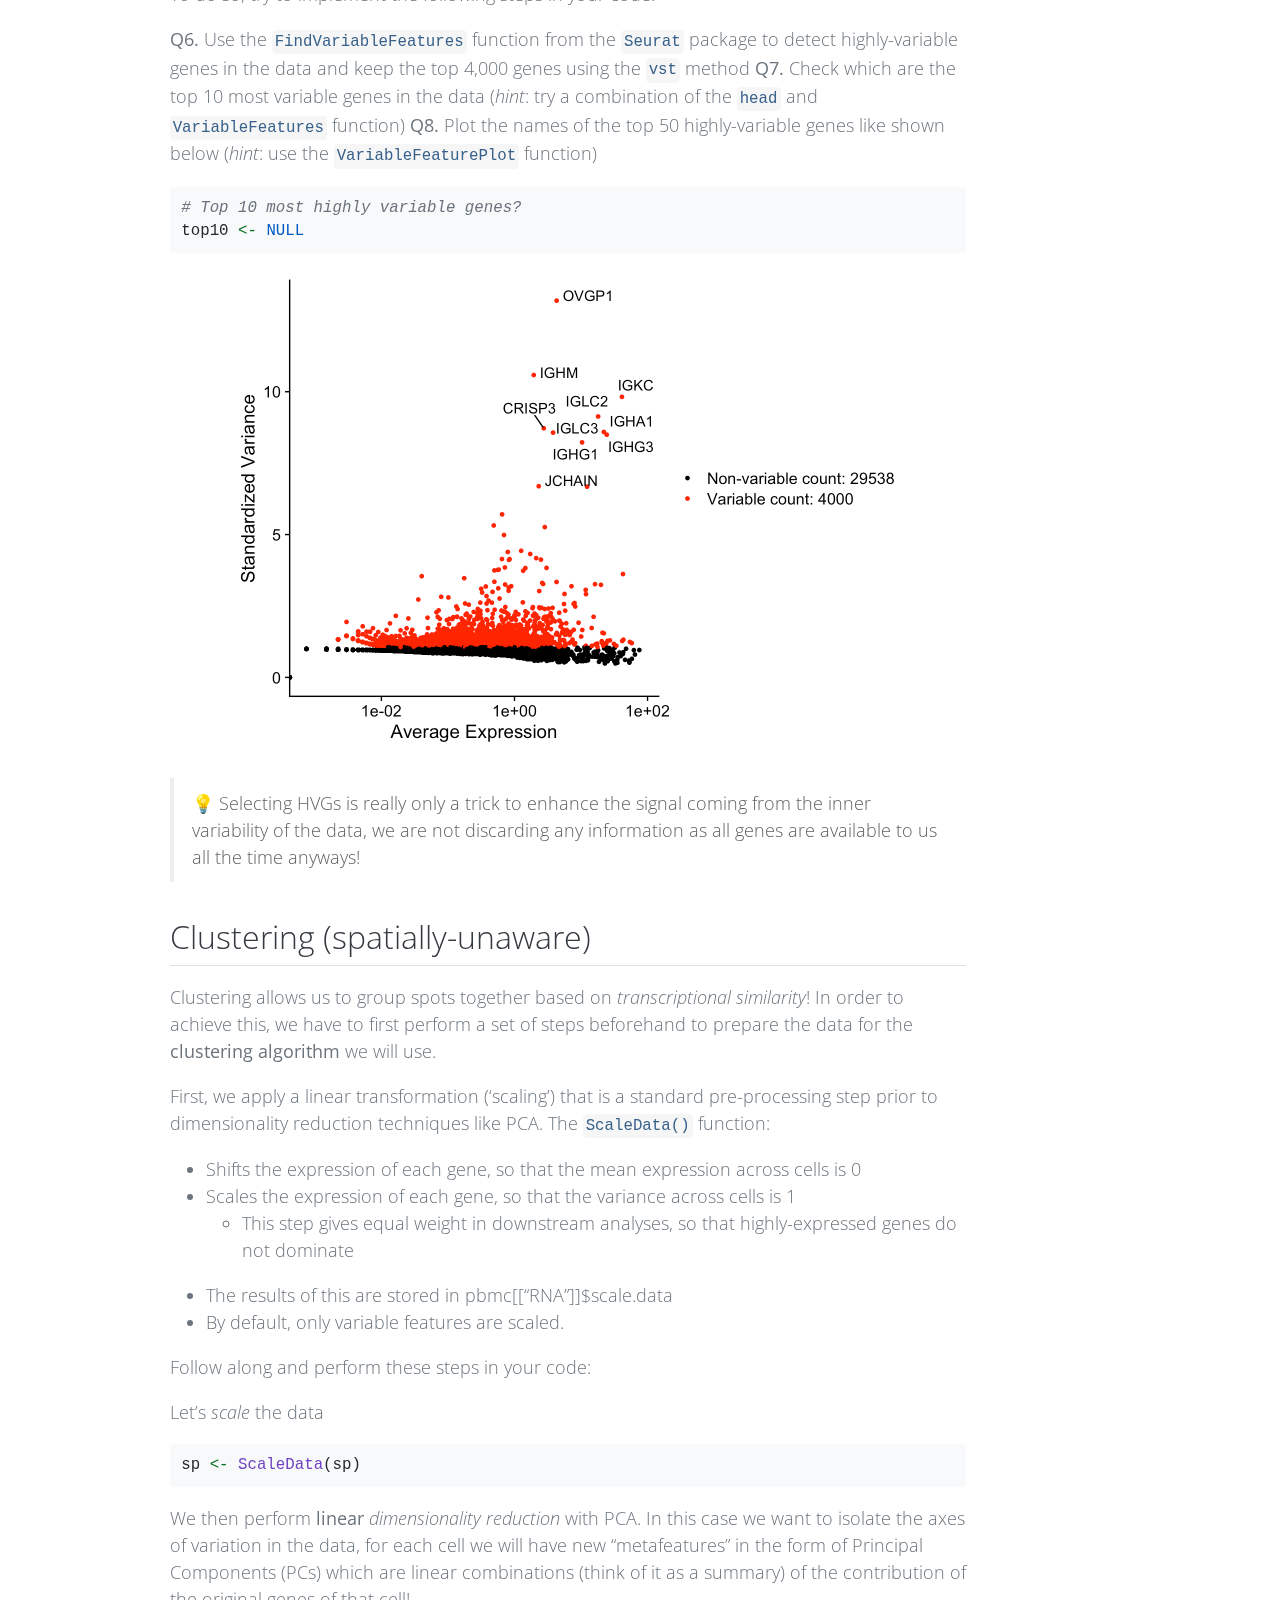
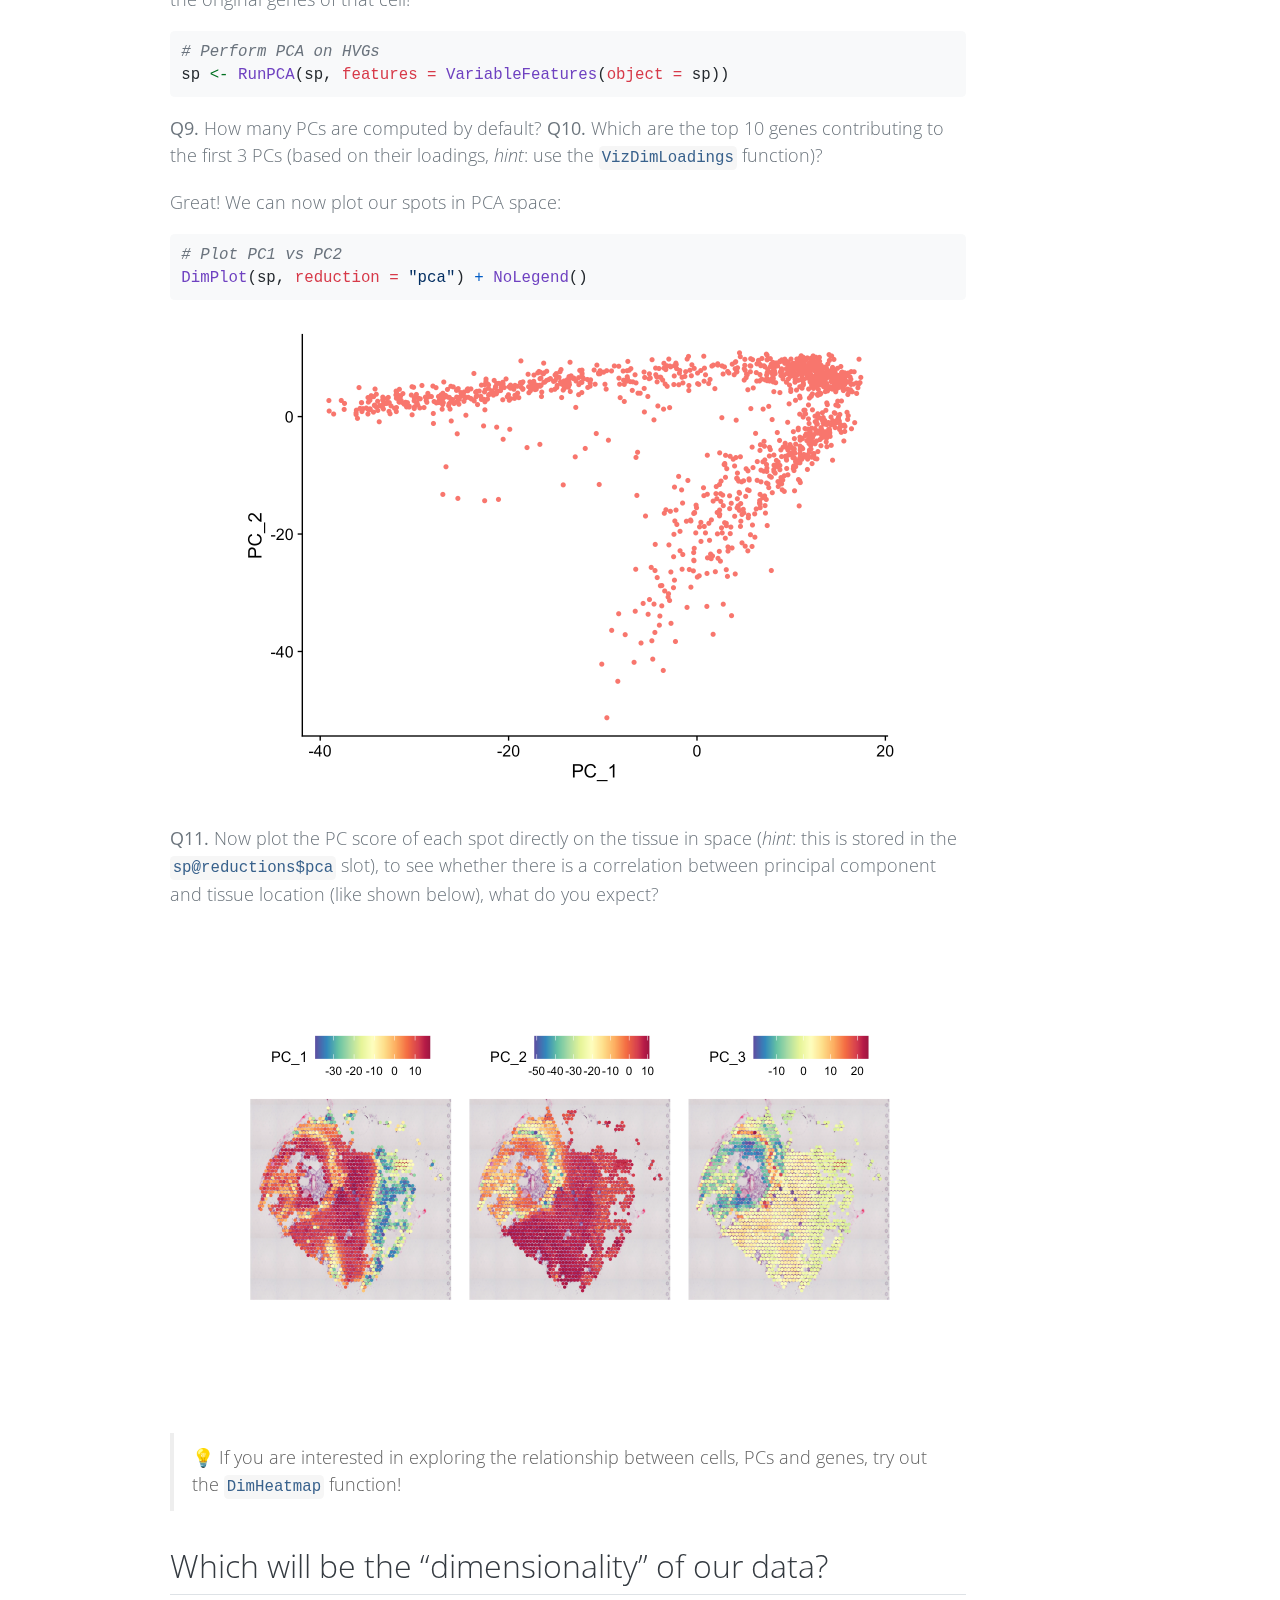
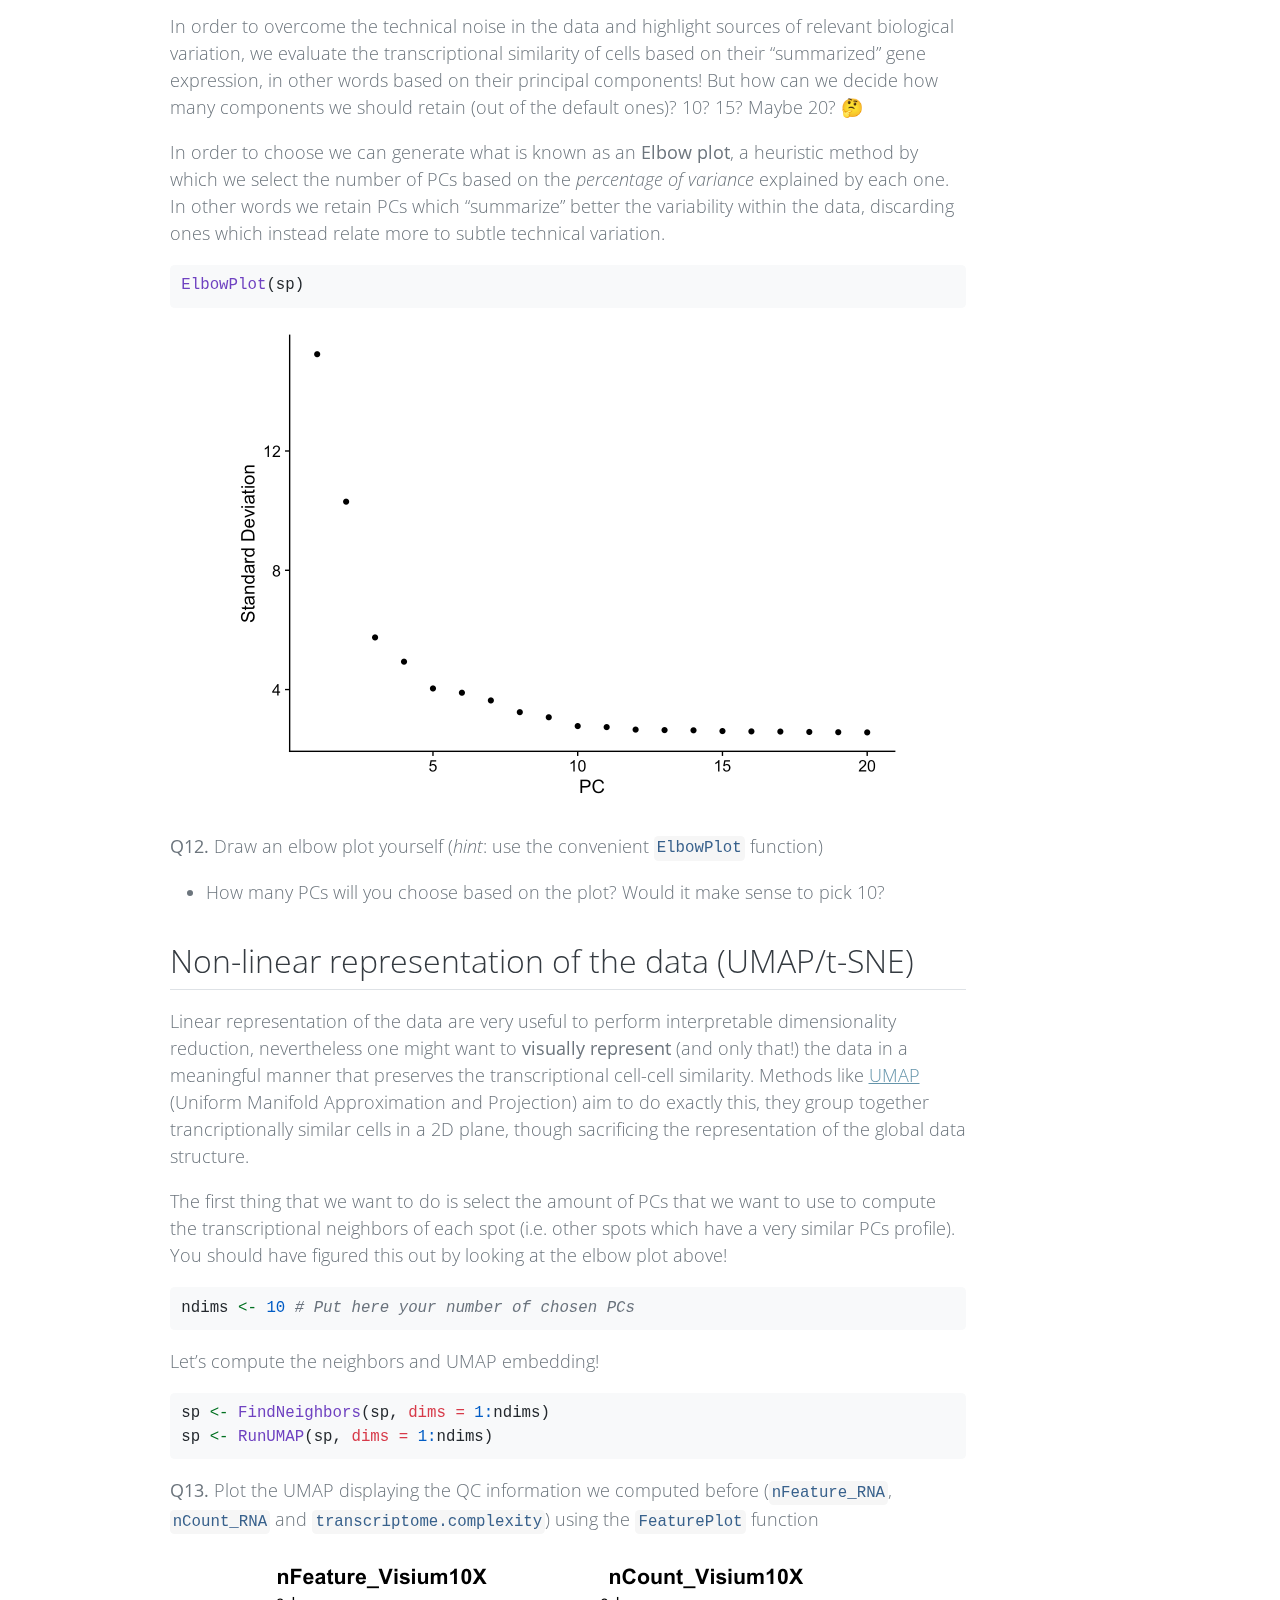
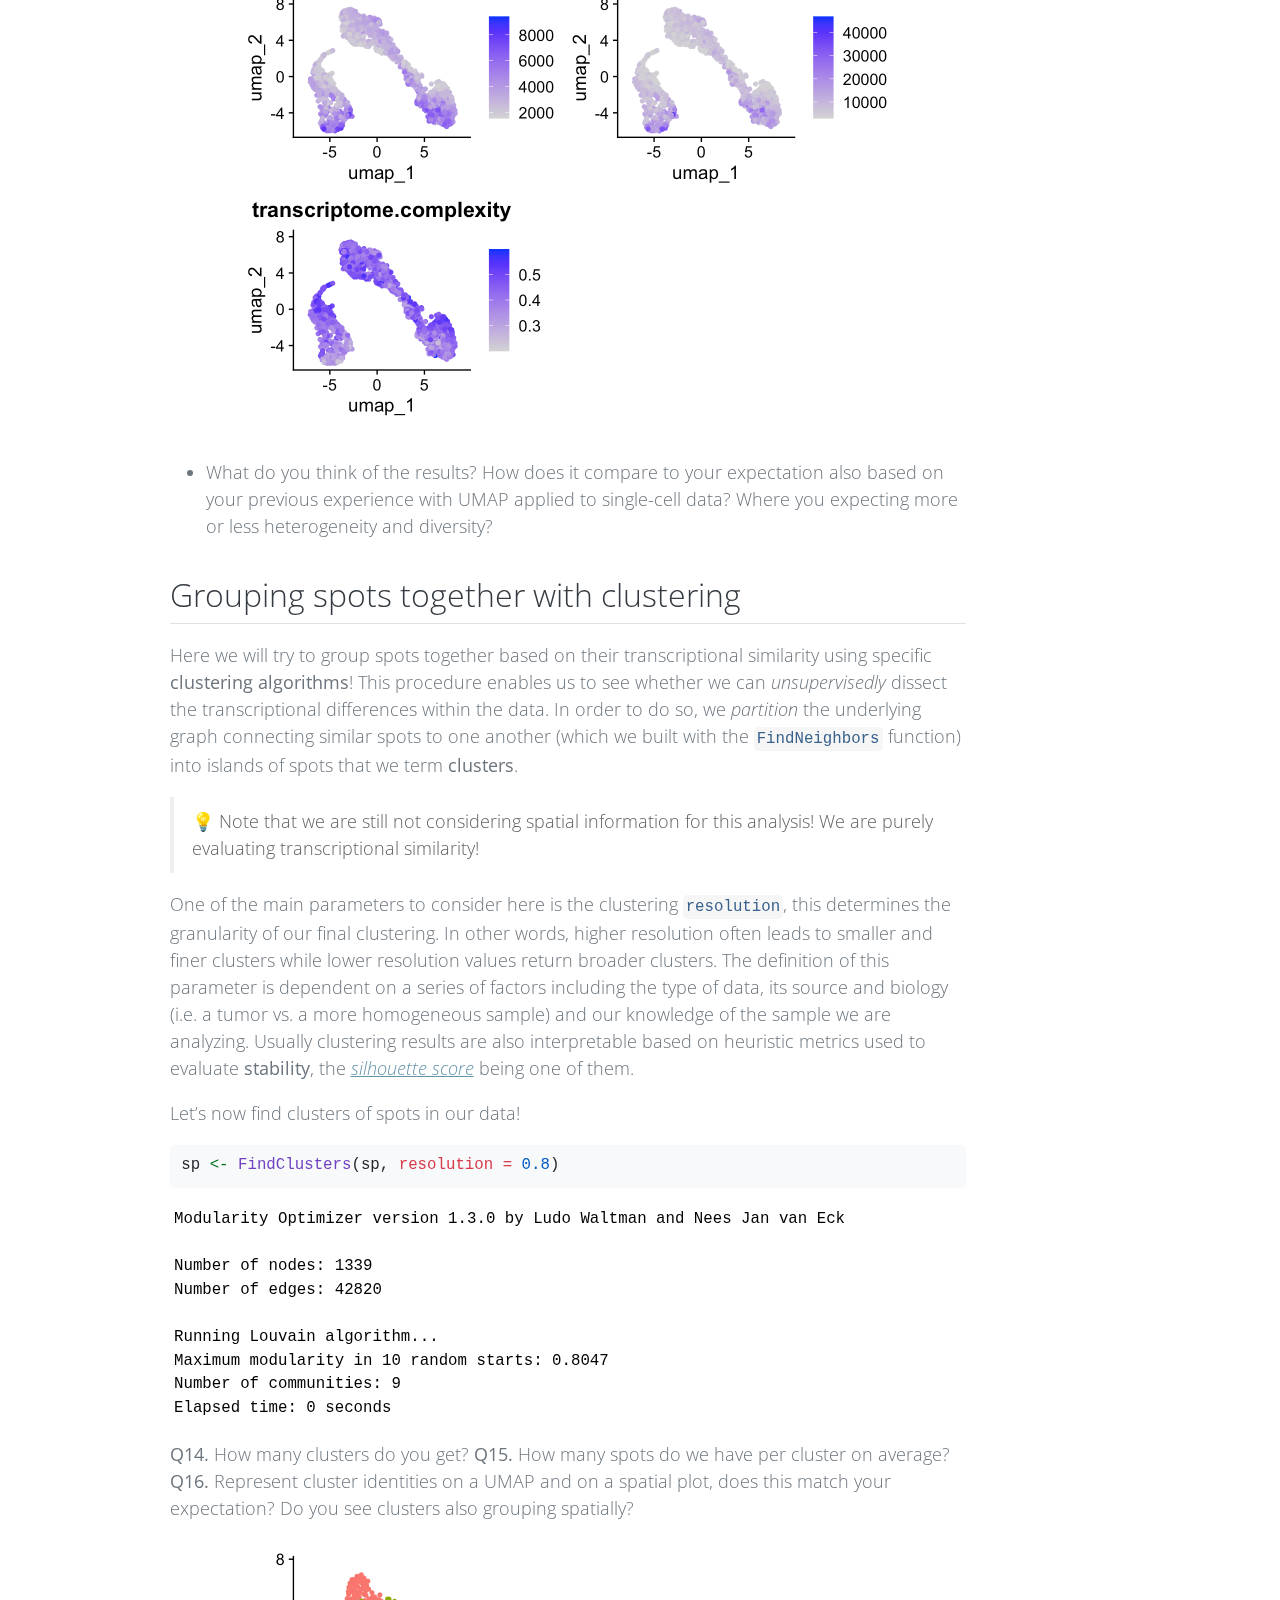
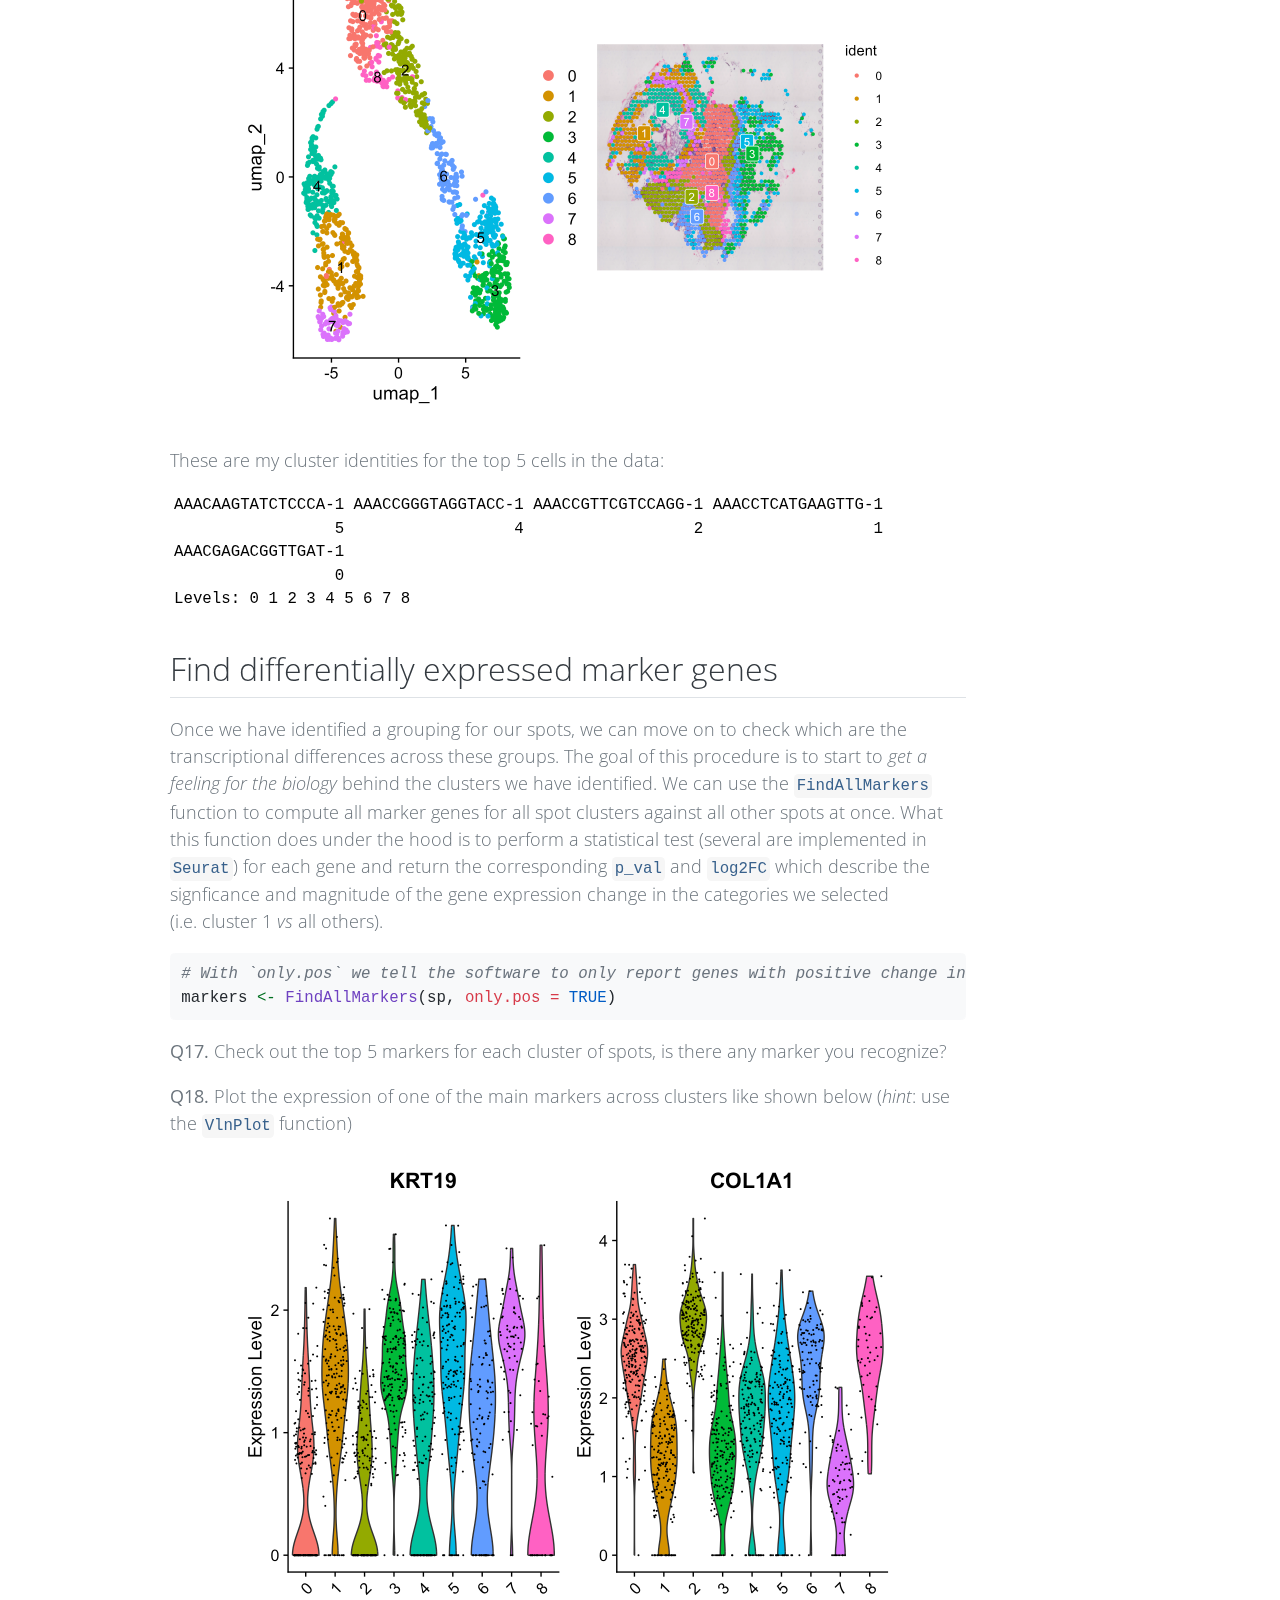
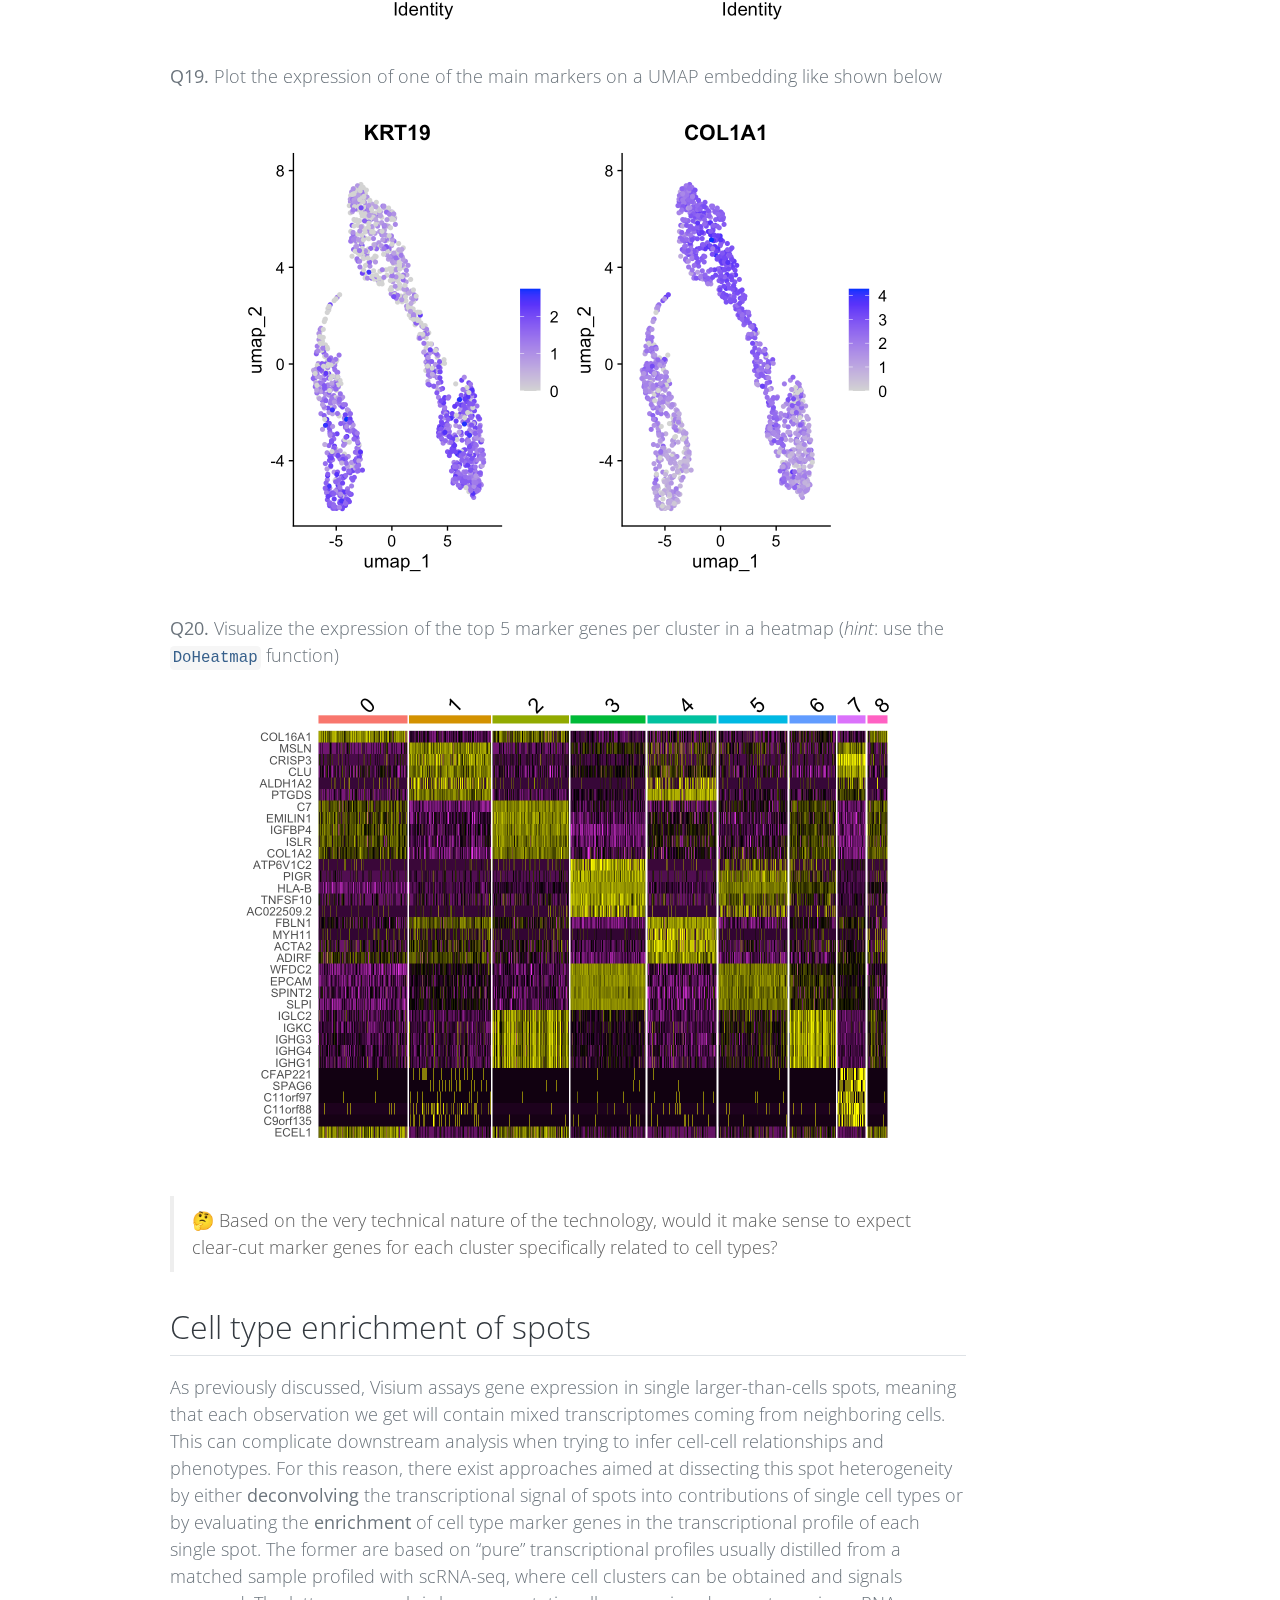
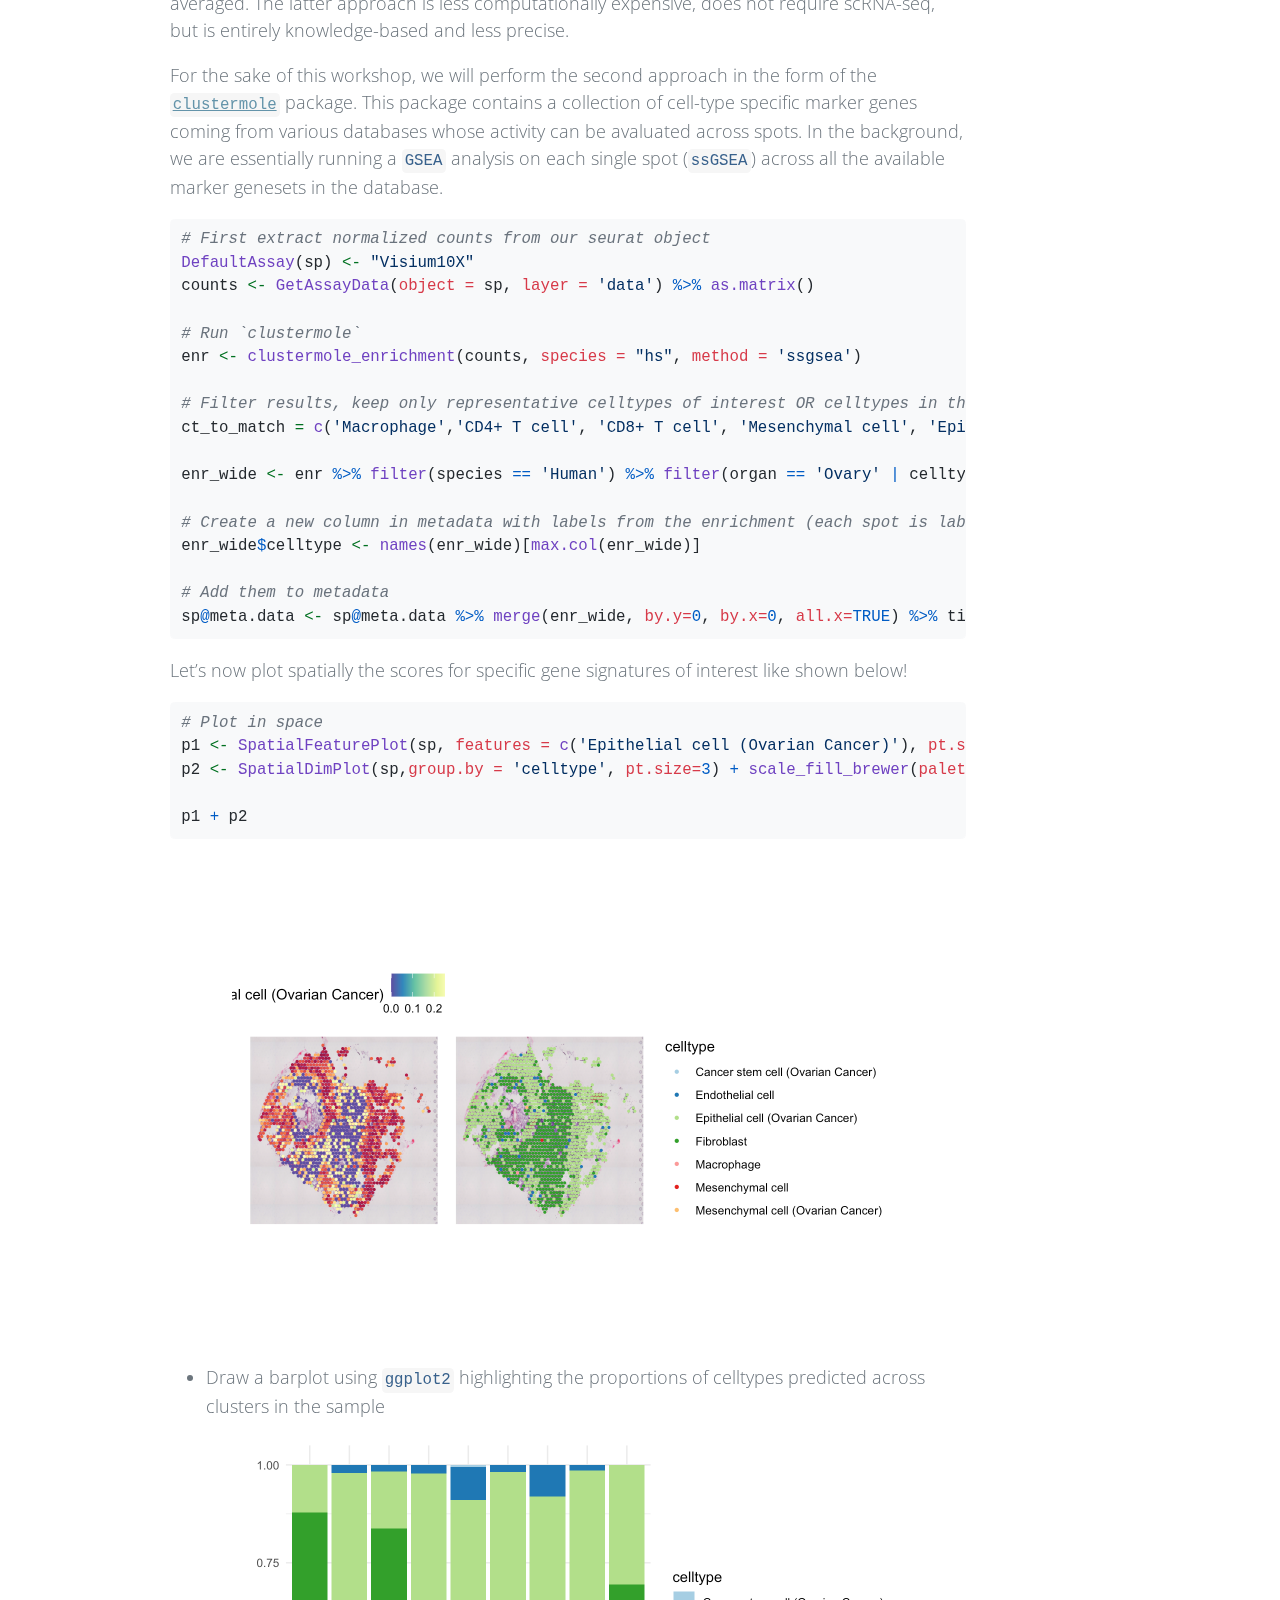
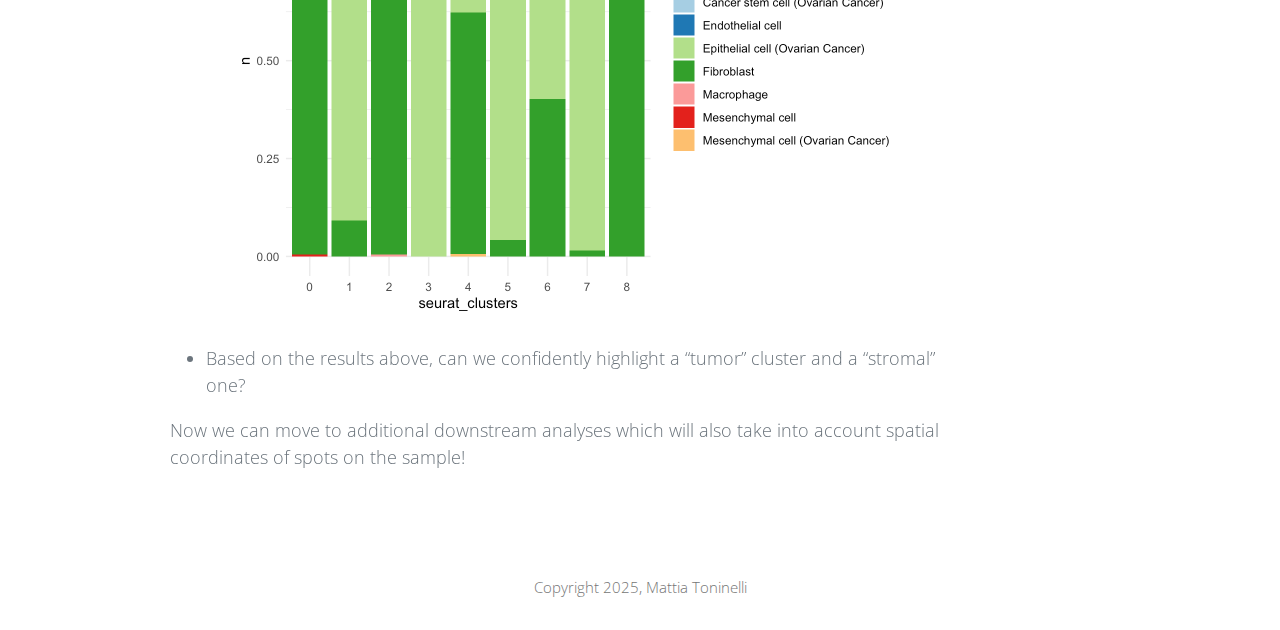
<file: docs/pages/2-quality-control.html>
<!DOCTYPE html>
<html xmlns="http://www.w3.org/1999/xhtml" lang="en" xml:lang="en"><head>

<meta charset="utf-8">
<meta name="generator" content="quarto-1.2.335">

<meta name="viewport" content="width=device-width, initial-scale=1.0, user-scalable=yes">


<title>Spatial Biology Workshop - Quality Control</title>
<style>
code{white-space: pre-wrap;}
span.smallcaps{font-variant: small-caps;}
div.columns{display: flex; gap: min(4vw, 1.5em);}
div.column{flex: auto; overflow-x: auto;}
div.hanging-indent{margin-left: 1.5em; text-indent: -1.5em;}
ul.task-list{list-style: none;}
ul.task-list li input[type="checkbox"] {
  width: 0.8em;
  margin: 0 0.8em 0.2em -1.6em;
  vertical-align: middle;
}
pre > code.sourceCode { white-space: pre; position: relative; }
pre > code.sourceCode > span { display: inline-block; line-height: 1.25; }
pre > code.sourceCode > span:empty { height: 1.2em; }
.sourceCode { overflow: visible; }
code.sourceCode > span { color: inherit; text-decoration: inherit; }
div.sourceCode { margin: 1em 0; }
pre.sourceCode { margin: 0; }
@media screen {
div.sourceCode { overflow: auto; }
}
@media print {
pre > code.sourceCode { white-space: pre-wrap; }
pre > code.sourceCode > span { text-indent: -5em; padding-left: 5em; }
}
pre.numberSource code
  { counter-reset: source-line 0; }
pre.numberSource code > span
  { position: relative; left: -4em; counter-increment: source-line; }
pre.numberSource code > span > a:first-child::before
  { content: counter(source-line);
    position: relative; left: -1em; text-align: right; vertical-align: baseline;
    border: none; display: inline-block;
    -webkit-touch-callout: none; -webkit-user-select: none;
    -khtml-user-select: none; -moz-user-select: none;
    -ms-user-select: none; user-select: none;
    padding: 0 4px; width: 4em;
    color: #aaaaaa;
  }
pre.numberSource { margin-left: 3em; border-left: 1px solid #aaaaaa;  padding-left: 4px; }
div.sourceCode
  {   }
@media screen {
pre > code.sourceCode > span > a:first-child::before { text-decoration: underline; }
}
code span.al { color: #ff0000; font-weight: bold; } /* Alert */
code span.an { color: #60a0b0; font-weight: bold; font-style: italic; } /* Annotation */
code span.at { color: #7d9029; } /* Attribute */
code span.bn { color: #40a070; } /* BaseN */
code span.bu { color: #008000; } /* BuiltIn */
code span.cf { color: #007020; font-weight: bold; } /* ControlFlow */
code span.ch { color: #4070a0; } /* Char */
code span.cn { color: #880000; } /* Constant */
code span.co { color: #60a0b0; font-style: italic; } /* Comment */
code span.cv { color: #60a0b0; font-weight: bold; font-style: italic; } /* CommentVar */
code span.do { color: #ba2121; font-style: italic; } /* Documentation */
code span.dt { color: #902000; } /* DataType */
code span.dv { color: #40a070; } /* DecVal */
code span.er { color: #ff0000; font-weight: bold; } /* Error */
code span.ex { } /* Extension */
code span.fl { color: #40a070; } /* Float */
code span.fu { color: #06287e; } /* Function */
code span.im { color: #008000; font-weight: bold; } /* Import */
code span.in { color: #60a0b0; font-weight: bold; font-style: italic; } /* Information */
code span.kw { color: #007020; font-weight: bold; } /* Keyword */
code span.op { color: #666666; } /* Operator */
code span.ot { color: #007020; } /* Other */
code span.pp { color: #bc7a00; } /* Preprocessor */
code span.sc { color: #4070a0; } /* SpecialChar */
code span.ss { color: #bb6688; } /* SpecialString */
code span.st { color: #4070a0; } /* String */
code span.va { color: #19177c; } /* Variable */
code span.vs { color: #4070a0; } /* VerbatimString */
code span.wa { color: #60a0b0; font-weight: bold; font-style: italic; } /* Warning */
</style>


<script src="../site_libs/quarto-nav/quarto-nav.js"></script>
<script src="../site_libs/quarto-nav/headroom.min.js"></script>
<script src="../site_libs/clipboard/clipboard.min.js"></script>
<script src="../site_libs/quarto-search/autocomplete.umd.js"></script>
<script src="../site_libs/quarto-search/fuse.min.js"></script>
<script src="../site_libs/quarto-search/quarto-search.js"></script>
<meta name="quarto:offset" content="../">
<link href=".././src/icon.png" rel="icon" type="image/png">
<script src="../site_libs/quarto-html/quarto.js"></script>
<script src="../site_libs/quarto-html/popper.min.js"></script>
<script src="../site_libs/quarto-html/tippy.umd.min.js"></script>
<script src="../site_libs/quarto-html/anchor.min.js"></script>
<link href="../site_libs/quarto-html/tippy.css" rel="stylesheet">
<link href="../site_libs/quarto-html/quarto-syntax-highlighting.css" rel="stylesheet" id="quarto-text-highlighting-styles">
<script src="../site_libs/bootstrap/bootstrap.min.js"></script>
<link href="../site_libs/bootstrap/bootstrap-icons.css" rel="stylesheet">
<link href="../site_libs/bootstrap/bootstrap.min.css" rel="stylesheet" id="quarto-bootstrap" data-mode="light">
<script id="quarto-search-options" type="application/json">{
  "location": "navbar",
  "copy-button": false,
  "collapse-after": 3,
  "panel-placement": "end",
  "type": "overlay",
  "limit": 20,
  "language": {
    "search-no-results-text": "No results",
    "search-matching-documents-text": "matching documents",
    "search-copy-link-title": "Copy link to search",
    "search-hide-matches-text": "Hide additional matches",
    "search-more-match-text": "more match in this document",
    "search-more-matches-text": "more matches in this document",
    "search-clear-button-title": "Clear",
    "search-detached-cancel-button-title": "Cancel",
    "search-submit-button-title": "Submit"
  }
}</script>


</head>

<body class="nav-fixed">

<div id="quarto-search-results"></div>
  <header id="quarto-header" class="headroom fixed-top">
    <nav class="navbar navbar-expand-lg navbar-dark ">
      <div class="navbar-container container-fluid">
      <div class="navbar-brand-container">
    <a href="../index.html" class="navbar-brand navbar-brand-logo">
    <img src=".././src/icon.png" alt="" class="navbar-logo">
    </a>
    <a class="navbar-brand" href="../index.html">
    <span class="navbar-title">Spatial Biology Workshop</span>
    </a>
  </div>
          <button class="navbar-toggler" type="button" data-bs-toggle="collapse" data-bs-target="#navbarCollapse" aria-controls="navbarCollapse" aria-expanded="false" aria-label="Toggle navigation" onclick="if (window.quartoToggleHeadroom) { window.quartoToggleHeadroom(); }">
  <span class="navbar-toggler-icon"></span>
</button>
          <div class="collapse navbar-collapse" id="navbarCollapse">
            <ul class="navbar-nav navbar-nav-scroll me-auto">
  <li class="nav-item">
    <a class="nav-link" href="../pages/0-index.html">
 <span class="menu-text">Home</span></a>
  </li>  
  <li class="nav-item">
    <a class="nav-link" href="../pages/1-spatial-data.html">
 <span class="menu-text">Load Spatial Data</span></a>
  </li>  
  <li class="nav-item">
    <a class="nav-link active" href="../pages/2-quality-control.html" aria-current="page">
 <span class="menu-text">Quality Control</span></a>
  </li>  
  <li class="nav-item">
    <a class="nav-link" href="../pages/3-downstream.html">
 <span class="menu-text">Spatial Analyses</span></a>
  </li>  
</ul>
            <ul class="navbar-nav navbar-nav-scroll ms-auto">
  <li class="nav-item compact">
    <a class="nav-link" href="https://github.com/paganilab"><i class="bi bi-github" role="img">
</i> 
 <span class="menu-text"></span></a>
  </li>  
  <li class="nav-item compact">
    <a class="nav-link" href="https://twitter.com/LabPagani"><i class="bi bi-twitter" role="img">
</i> 
 <span class="menu-text"></span></a>
  </li>  
</ul>
              <div id="quarto-search" class="" title="Search"></div>
          </div> <!-- /navcollapse -->
      </div> <!-- /container-fluid -->
    </nav>
</header>
<!-- content -->
<div id="quarto-content" class="quarto-container page-columns page-rows-contents page-layout-article page-navbar">
<!-- sidebar -->
<!-- margin-sidebar -->
    <div id="quarto-margin-sidebar" class="sidebar margin-sidebar">
        <nav id="TOC" role="doc-toc" class="toc-active">
    <h2 id="toc-title">On this page</h2>
   
  <ul>
  <li><a href="#objectives" id="toc-objectives" class="nav-link active" data-scroll-target="#objectives">Objectives 🎯</a></li>
  <li><a href="#overview" id="toc-overview" class="nav-link" data-scroll-target="#overview">Overview</a>
  <ul class="collapse">
  <li><a href="#why-filter" id="toc-why-filter" class="nav-link" data-scroll-target="#why-filter">Why filter?</a></li>
  <li><a href="#special-considerations-with-spatial-data" id="toc-special-considerations-with-spatial-data" class="nav-link" data-scroll-target="#special-considerations-with-spatial-data">Special considerations with spatial data</a></li>
  </ul></li>
  <li><a href="#qc-thresholds" id="toc-qc-thresholds" class="nav-link" data-scroll-target="#qc-thresholds">QC Thresholds</a></li>
  <li><a href="#filtering" id="toc-filtering" class="nav-link" data-scroll-target="#filtering">Filtering</a></li>
  <li><a href="#normalization" id="toc-normalization" class="nav-link" data-scroll-target="#normalization">Normalization</a></li>
  <li><a href="#selection-of-highly-variable-features" id="toc-selection-of-highly-variable-features" class="nav-link" data-scroll-target="#selection-of-highly-variable-features">Selection of Highly-variable features</a></li>
  <li><a href="#clustering-spatially-unaware" id="toc-clustering-spatially-unaware" class="nav-link" data-scroll-target="#clustering-spatially-unaware">Clustering (spatially-unaware)</a></li>
  <li><a href="#which-will-be-the-dimensionality-of-our-data" id="toc-which-will-be-the-dimensionality-of-our-data" class="nav-link" data-scroll-target="#which-will-be-the-dimensionality-of-our-data">Which will be the “dimensionality” of our data?</a></li>
  <li><a href="#non-linear-representation-of-the-data-umapt-sne" id="toc-non-linear-representation-of-the-data-umapt-sne" class="nav-link" data-scroll-target="#non-linear-representation-of-the-data-umapt-sne">Non-linear representation of the data (UMAP/t-SNE)</a></li>
  <li><a href="#grouping-spots-together-with-clustering" id="toc-grouping-spots-together-with-clustering" class="nav-link" data-scroll-target="#grouping-spots-together-with-clustering">Grouping spots together with clustering</a></li>
  <li><a href="#find-differentially-expressed-marker-genes" id="toc-find-differentially-expressed-marker-genes" class="nav-link" data-scroll-target="#find-differentially-expressed-marker-genes">Find differentially expressed marker genes</a></li>
  <li><a href="#cell-type-enrichment-of-spots" id="toc-cell-type-enrichment-of-spots" class="nav-link" data-scroll-target="#cell-type-enrichment-of-spots">Cell type enrichment of spots</a></li>
  </ul>
</nav>
    </div>
<!-- main -->
<main class="content" id="quarto-document-content">

<header id="title-block-header" class="quarto-title-block default">
<div class="quarto-title">
<h1 class="title">Quality Control</h1>
</div>



<div class="quarto-title-meta">

    
  
    
  </div>
  

</header>

<section id="objectives" class="level2">
<h2 class="anchored" data-anchor-id="objectives">Objectives 🎯</h2>
<ul>
<li><em>Data normalization and filtering</em></li>
<li><em>Normalize and explore the data with functions provided by the <code>Seurat</code> and <code>Giotto</code> packages</em></li>
<li><em>Visual exploration of QC metrics over the sample</em></li>
</ul>
</section>
<section id="overview" class="level2">
<h2 class="anchored" data-anchor-id="overview">Overview</h2>
<p>As in all bioinformatics analyses, we need to make sure that the data we are analyzing is as sound as possible. Biological data is especially noisy and chaotic by its very nature, hence it is important to perform proper quality control (<strong>QC</strong>) steps and filtering.</p>
<section id="why-filter" class="level3">
<h3 class="anchored" data-anchor-id="why-filter">Why filter?</h3>
<p>Filtering can help remove low-quality cells/spots that would otherwise introduce technical noise. For example, the presence of spots with lower numbers of features detected than other good quality spots <strong>can badly influence the clustering</strong> into groupings driven by total expression detected (UMIs) rather than by actual transcriptional content. Spots can also be considered low quality if they show signs of being poorly representative of the biological activity being studied. Some examples are cells that are actively dying (high mitochondrial gene expression) or observations that are actually doublets (in the case of single cell RNA-seq or imaging-based technologies). Removing these sources of non-relevant variation represents a key step for downstream analyses, <strong>improving the ratio of biological signal relative to technical noise</strong>.</p>
</section>
<section id="special-considerations-with-spatial-data" class="level3">
<h3 class="anchored" data-anchor-id="special-considerations-with-spatial-data">Special considerations with spatial data</h3>
<p>while filtering is beneficial in all usual single-cell analyses, spatial data requires an additional level of consideration. Removing a poor quality cell from a spatial network corresponds to removing a data point from its native environment.</p>
<blockquote class="blockquote">
<p>🚨 If done without proper caution, this could damage our understanding of spatial niche makeup and cell-cell crosstalk!</p>
</blockquote>
</section>
</section>
<section id="qc-thresholds" class="level2">
<h2 class="anchored" data-anchor-id="qc-thresholds">QC Thresholds</h2>
<p>Filtering can be performed in many ways and using combinations of covariates to make sure we are retaining cells/spots we think are interesting for the sake of the analysis. Take note that this is a very analysis-based step! In our case, we are going to filter spots based on the amount of genes they encode and their total UMI content.</p>
<blockquote class="blockquote">
<p>💡 To get a feeling for what could be sensible thresholds to use for filtering, we have to get an idea of the average UMIs and genes!</p>
</blockquote>
<p><strong>Q1.</strong> Go ahead and compute the average UMI value and gene values per spot, what are these values?</p>
</section>
<section id="filtering" class="level2">
<h2 class="anchored" data-anchor-id="filtering">Filtering</h2>
<p>Once we have our filtering values sorted out, we need to actually filter our <em>bad</em> spots. Firstly though, since we are dealing with spatial data, we want to check whether the filtering we are applying could end up tampering with the original spatial organization of the sample!</p>
<p><strong>Q2.</strong> Determine a quantile-based approach to filter spots based on the <code>nCount_Visium10X</code> and <code>nFeature_Visium10X</code> columns, keeping only spots above the 10% percentile for both measures (let’s call them <code>genesq</code> for the number of genes and <code>umisq</code> for the number of counts, we’ll use these later!) - <em>hint</em>: use the <code>quantile</code> function. <strong>Q3.</strong> Compute an additional <code>meta.data</code> column named <code>to_keep</code> which contains values <code>Keep</code> or <code>Discard</code>. If a spot passes QC then gets assigned a <code>Keep</code> else it is flagged by a <code>Discard</code>. (<em>hint</em>: check out the <code>mutate</code> and <code>ifelse</code> function to create the column) <strong>Q4.</strong> Plot the new column over the sample and check where spots that would be discarded are located <strong>Q5.</strong> How many spots would be filtered out?</p>
<div class="cell" data-layout-align="center">
<div class="cell-output-display">
<div class="quarto-figure quarto-figure-center">
<figure class="figure">
<p><img src="2-quality-control_files/figure-html/unnamed-chunk-3-1.png" class="img-fluid figure-img" width="672"></p>
</figure>
</div>
</div>
</div>
<p>Once we are done, we can actually filter the sample!</p>
<div class="cell" data-layout-align="center">
<div class="sourceCode cell-code" id="cb1"><pre class="sourceCode r code-with-copy"><code class="sourceCode r"><span id="cb1-1"><a href="#cb1-1" aria-hidden="true" tabindex="-1"></a>sp <span class="ot">&lt;-</span> <span class="fu">subset</span>(sp, <span class="at">subset =</span> to_keep <span class="sc">==</span> <span class="st">'Keep'</span>)</span></code><button title="Copy to Clipboard" class="code-copy-button"><i class="bi"></i></button></pre></div>
</div>
<blockquote class="blockquote">
<p>💡 Did the filtering actually returned the expected amount of spots?</p>
</blockquote>
</section>
<section id="normalization" class="level2">
<h2 class="anchored" data-anchor-id="normalization">Normalization</h2>
<p>After the removal of unwanted spots from the dataset, it’s time to <em>normalize</em> it. What this step tries to achieve is the removal of unwanted differences across spots given by their varying <em>library sizes</em>. More specifically, we use the <code>NormalizeData</code> function from <code>Seurat</code> that normalizes the feature expression measurements for each cell by the total expression, multiplies this by a scale factor (10,000 by default) and log-transforms the result. Normalized expression values are then stored in <code>sp[["RNA"]]$data</code>.</p>
<ul>
<li>Use the <code>NormalizeData</code> function from <code>Seurat</code> to normalize the expression levels in our sample</li>
</ul>
<div class="cell" data-layout-align="center">
<div class="sourceCode cell-code" id="cb2"><pre class="sourceCode r code-with-copy"><code class="sourceCode r"><span id="cb2-1"><a href="#cb2-1" aria-hidden="true" tabindex="-1"></a>sp <span class="ot">&lt;-</span> <span class="fu">NormalizeData</span>(sp, <span class="at">normalization.method =</span> <span class="st">"LogNormalize"</span>, <span class="at">scale.factor =</span> <span class="dv">10000</span>)</span></code><button title="Copy to Clipboard" class="code-copy-button"><i class="bi"></i></button></pre></div>
</div>
</section>
<section id="selection-of-highly-variable-features" class="level2">
<h2 class="anchored" data-anchor-id="selection-of-highly-variable-features">Selection of Highly-variable features</h2>
<p>Now that we have our filtered dataset, we are ready to start working on the spots at the transcriptional level. First, we want to subset our <code>counts</code> matrix to retain information coming from genes which show interesting patterns in the data, in other words we want to keep genes which <em>vary</em> across our spots, since those should be the interesting ones!</p>
<p>To do so, try to implement the following steps in your code:</p>
<p><strong>Q6.</strong> Use the <code>FindVariableFeatures</code> function from the <code>Seurat</code> package to detect highly-variable genes in the data and keep the top 4,000 genes using the <code>vst</code> method <strong>Q7.</strong> Check which are the top 10 most variable genes in the data (<em>hint</em>: try a combination of the <code>head</code> and <code>VariableFeatures</code> function) <strong>Q8.</strong> Plot the names of the top 50 highly-variable genes like shown below (<em>hint</em>: use the <code>VariableFeaturePlot</code> function)</p>
<div class="cell" data-layout-align="center">
<div class="sourceCode cell-code" id="cb3"><pre class="sourceCode r code-with-copy"><code class="sourceCode r"><span id="cb3-1"><a href="#cb3-1" aria-hidden="true" tabindex="-1"></a><span class="co"># Top 10 most highly variable genes?</span></span>
<span id="cb3-2"><a href="#cb3-2" aria-hidden="true" tabindex="-1"></a>top10 <span class="ot">&lt;-</span> <span class="cn">NULL</span></span></code><button title="Copy to Clipboard" class="code-copy-button"><i class="bi"></i></button></pre></div>
</div>
<div class="cell" data-layout-align="center">
<div class="cell-output-display">
<div class="quarto-figure quarto-figure-center">
<figure class="figure">
<p><img src="2-quality-control_files/figure-html/unnamed-chunk-9-1.png" class="img-fluid figure-img" width="672"></p>
</figure>
</div>
</div>
</div>
<blockquote class="blockquote">
<p>💡 Selecting HVGs is really only a trick to enhance the signal coming from the inner variability of the data, we are not discarding any information as all genes are available to us all the time anyways!</p>
</blockquote>
</section>
<section id="clustering-spatially-unaware" class="level2">
<h2 class="anchored" data-anchor-id="clustering-spatially-unaware">Clustering (spatially-unaware)</h2>
<p>Clustering allows us to group spots together based on <em>transcriptional similarity</em>! In order to achieve this, we have to first perform a set of steps beforehand to prepare the data for the <strong>clustering algorithm</strong> we will use.</p>
<p>First, we apply a linear transformation (‘scaling’) that is a standard pre-processing step prior to dimensionality reduction techniques like PCA. The <code>ScaleData()</code> function:</p>
<ul>
<li>Shifts the expression of each gene, so that the mean expression across cells is 0</li>
<li>Scales the expression of each gene, so that the variance across cells is 1
<ul>
<li>This step gives equal weight in downstream analyses, so that highly-expressed genes do not dominate</li>
</ul></li>
<li>The results of this are stored in pbmc[[“RNA”]]$scale.data</li>
<li>By default, only variable features are scaled.</li>
</ul>
<p>Follow along and perform these steps in your code:</p>
<p>Let’s <em>scale</em> the data</p>
<div class="cell" data-layout-align="center">
<div class="sourceCode cell-code" id="cb4"><pre class="sourceCode r code-with-copy"><code class="sourceCode r"><span id="cb4-1"><a href="#cb4-1" aria-hidden="true" tabindex="-1"></a>sp <span class="ot">&lt;-</span> <span class="fu">ScaleData</span>(sp)</span></code><button title="Copy to Clipboard" class="code-copy-button"><i class="bi"></i></button></pre></div>
</div>
<p>We then perform <strong>linear</strong> <em>dimensionality reduction</em> with PCA. In this case we want to isolate the axes of variation in the data, for each cell we will have new “metafeatures” in the form of Principal Components (PCs) which are linear combinations (think of it as a summary) of the contribution of the original genes of that cell!</p>
<div class="cell" data-layout-align="center">
<div class="sourceCode cell-code" id="cb5"><pre class="sourceCode r code-with-copy"><code class="sourceCode r"><span id="cb5-1"><a href="#cb5-1" aria-hidden="true" tabindex="-1"></a><span class="co"># Perform PCA on HVGs</span></span>
<span id="cb5-2"><a href="#cb5-2" aria-hidden="true" tabindex="-1"></a>sp <span class="ot">&lt;-</span> <span class="fu">RunPCA</span>(sp, <span class="at">features =</span> <span class="fu">VariableFeatures</span>(<span class="at">object =</span> sp))</span></code><button title="Copy to Clipboard" class="code-copy-button"><i class="bi"></i></button></pre></div>
</div>
<p><strong>Q9.</strong> How many PCs are computed by default? <strong>Q10.</strong> Which are the top 10 genes contributing to the first 3 PCs (based on their loadings, <em>hint</em>: use the <code>VizDimLoadings</code> function)?</p>
<p>Great! We can now plot our spots in PCA space:</p>
<div class="cell" data-layout-align="center">
<div class="sourceCode cell-code" id="cb6"><pre class="sourceCode r code-with-copy"><code class="sourceCode r"><span id="cb6-1"><a href="#cb6-1" aria-hidden="true" tabindex="-1"></a><span class="co"># Plot PC1 vs PC2</span></span>
<span id="cb6-2"><a href="#cb6-2" aria-hidden="true" tabindex="-1"></a><span class="fu">DimPlot</span>(sp, <span class="at">reduction =</span> <span class="st">"pca"</span>) <span class="sc">+</span> <span class="fu">NoLegend</span>()</span></code><button title="Copy to Clipboard" class="code-copy-button"><i class="bi"></i></button></pre></div>
<div class="cell-output-display">
<div class="quarto-figure quarto-figure-center">
<figure class="figure">
<p><img src="2-quality-control_files/figure-html/unnamed-chunk-12-1.png" class="img-fluid figure-img" width="672"></p>
</figure>
</div>
</div>
</div>
<p><strong>Q11.</strong> Now plot the PC score of each spot directly on the tissue in space (<em>hint</em>: this is stored in the <code>sp@reductions$pca</code> slot), to see whether there is a correlation between principal component and tissue location (like shown below), what do you expect?</p>
<div class="cell" data-layout-align="center">
<div class="cell-output-display">
<div class="quarto-figure quarto-figure-center">
<figure class="figure">
<p><img src="2-quality-control_files/figure-html/unnamed-chunk-13-1.png" class="img-fluid figure-img" width="672"></p>
</figure>
</div>
</div>
</div>
<blockquote class="blockquote">
<p>💡 If you are interested in exploring the relationship between cells, PCs and genes, try out the <code>DimHeatmap</code> function!</p>
</blockquote>
</section>
<section id="which-will-be-the-dimensionality-of-our-data" class="level2">
<h2 class="anchored" data-anchor-id="which-will-be-the-dimensionality-of-our-data">Which will be the “dimensionality” of our data?</h2>
<p>In order to overcome the technical noise in the data and highlight sources of relevant biological variation, we evaluate the transcriptional similarity of cells based on their “summarized” gene expression, in other words based on their principal components! But how can we decide how many components we should retain (out of the default ones)? 10? 15? Maybe 20? 🤔</p>
<p>In order to choose we can generate what is known as an <strong>Elbow plot</strong>, a heuristic method by which we select the number of PCs based on the <em>percentage of variance</em> explained by each one. In other words we retain PCs which “summarize” better the variability within the data, discarding ones which instead relate more to subtle technical variation.</p>
<div class="cell" data-layout-align="center">
<div class="sourceCode cell-code" id="cb7"><pre class="sourceCode r code-with-copy"><code class="sourceCode r"><span id="cb7-1"><a href="#cb7-1" aria-hidden="true" tabindex="-1"></a><span class="fu">ElbowPlot</span>(sp)</span></code><button title="Copy to Clipboard" class="code-copy-button"><i class="bi"></i></button></pre></div>
<div class="cell-output-display">
<div class="quarto-figure quarto-figure-center">
<figure class="figure">
<p><img src="2-quality-control_files/figure-html/unnamed-chunk-14-1.png" class="img-fluid figure-img" width="672"></p>
</figure>
</div>
</div>
</div>
<p><strong>Q12.</strong> Draw an elbow plot yourself (<em>hint</em>: use the convenient <code>ElbowPlot</code> function)</p>
<ul>
<li>How many PCs will you choose based on the plot? Would it make sense to pick 10?</li>
</ul>
</section>
<section id="non-linear-representation-of-the-data-umapt-sne" class="level2">
<h2 class="anchored" data-anchor-id="non-linear-representation-of-the-data-umapt-sne">Non-linear representation of the data (UMAP/t-SNE)</h2>
<p>Linear representation of the data are very useful to perform interpretable dimensionality reduction, nevertheless one might want to <strong>visually represent</strong> (and only that!) the data in a meaningful manner that preserves the transcriptional cell-cell similarity. Methods like <a href="https://umap-learn.readthedocs.io/en/latest/">UMAP</a> (Uniform Manifold Approximation and Projection) aim to do exactly this, they group together trancriptionally similar cells in a 2D plane, though sacrificing the representation of the global data structure.</p>
<p>The first thing that we want to do is select the amount of PCs that we want to use to compute the transcriptional neighbors of each spot (i.e.&nbsp;other spots which have a very similar PCs profile). You should have figured this out by looking at the elbow plot above!</p>
<div class="cell" data-layout-align="center">
<div class="sourceCode cell-code" id="cb8"><pre class="sourceCode r code-with-copy"><code class="sourceCode r"><span id="cb8-1"><a href="#cb8-1" aria-hidden="true" tabindex="-1"></a>ndims <span class="ot">&lt;-</span> <span class="dv">10</span> <span class="co"># Put here your number of chosen PCs</span></span></code><button title="Copy to Clipboard" class="code-copy-button"><i class="bi"></i></button></pre></div>
</div>
<p>Let’s compute the neighbors and UMAP embedding!</p>
<div class="cell" data-layout-align="center">
<div class="sourceCode cell-code" id="cb9"><pre class="sourceCode r code-with-copy"><code class="sourceCode r"><span id="cb9-1"><a href="#cb9-1" aria-hidden="true" tabindex="-1"></a>sp <span class="ot">&lt;-</span> <span class="fu">FindNeighbors</span>(sp, <span class="at">dims =</span> <span class="dv">1</span><span class="sc">:</span>ndims)</span>
<span id="cb9-2"><a href="#cb9-2" aria-hidden="true" tabindex="-1"></a>sp <span class="ot">&lt;-</span> <span class="fu">RunUMAP</span>(sp, <span class="at">dims =</span> <span class="dv">1</span><span class="sc">:</span>ndims)</span></code><button title="Copy to Clipboard" class="code-copy-button"><i class="bi"></i></button></pre></div>
</div>
<p><strong>Q13.</strong> Plot the UMAP displaying the QC information we computed before (<code>nFeature_RNA</code>, <code>nCount_RNA</code> and <code>transcriptome.complexity</code>) using the <code>FeaturePlot</code> function</p>
<div class="cell" data-layout-align="center">
<div class="cell-output-display">
<div class="quarto-figure quarto-figure-center">
<figure class="figure">
<p><img src="2-quality-control_files/figure-html/unnamed-chunk-17-1.png" class="img-fluid figure-img" width="672"></p>
</figure>
</div>
</div>
</div>
<ul>
<li>What do you think of the results? How does it compare to your expectation also based on your previous experience with UMAP applied to single-cell data? Where you expecting more or less heterogeneity and diversity?</li>
</ul>
</section>
<section id="grouping-spots-together-with-clustering" class="level2">
<h2 class="anchored" data-anchor-id="grouping-spots-together-with-clustering">Grouping spots together with clustering</h2>
<p>Here we will try to group spots together based on their transcriptional similarity using specific <strong>clustering algorithms</strong>! This procedure enables us to see whether we can <em>unsupervisedly</em> dissect the transcriptional differences within the data. In order to do so, we <em>partition</em> the underlying graph connecting similar spots to one another (which we built with the <code>FindNeighbors</code> function) into islands of spots that we term <strong>clusters</strong>.</p>
<blockquote class="blockquote">
<p>💡 Note that we are still not considering spatial information for this analysis! We are purely evaluating transcriptional similarity!</p>
</blockquote>
<p>One of the main parameters to consider here is the clustering <code>resolution</code>, this determines the granularity of our final clustering. In other words, higher resolution often leads to smaller and finer clusters while lower resolution values return broader clusters. The definition of this parameter is dependent on a series of factors including the type of data, its source and biology (i.e.&nbsp;a tumor vs.&nbsp;a more homogeneous sample) and our knowledge of the sample we are analyzing. Usually clustering results are also interpretable based on heuristic metrics used to evaluate <strong>stability</strong>, the <a href="https://en.wikipedia.org/wiki/Silhouette_(clustering)"><em>silhouette score</em></a> being one of them.</p>
<p>Let’s now find clusters of spots in our data!</p>
<div class="cell" data-layout-align="center">
<div class="sourceCode cell-code" id="cb10"><pre class="sourceCode r code-with-copy"><code class="sourceCode r"><span id="cb10-1"><a href="#cb10-1" aria-hidden="true" tabindex="-1"></a>sp <span class="ot">&lt;-</span> <span class="fu">FindClusters</span>(sp, <span class="at">resolution =</span> <span class="fl">0.8</span>)</span></code><button title="Copy to Clipboard" class="code-copy-button"><i class="bi"></i></button></pre></div>
<div class="cell-output cell-output-stdout">
<pre><code>Modularity Optimizer version 1.3.0 by Ludo Waltman and Nees Jan van Eck

Number of nodes: 1339
Number of edges: 42820

Running Louvain algorithm...
Maximum modularity in 10 random starts: 0.8047
Number of communities: 9
Elapsed time: 0 seconds</code></pre>
</div>
</div>
<p><strong>Q14.</strong> How many clusters do you get? <strong>Q15.</strong> How many spots do we have per cluster on average? <strong>Q16.</strong> Represent cluster identities on a UMAP and on a spatial plot, does this match your expectation? Do you see clusters also grouping spatially?</p>
<div class="cell" data-layout-align="center">
<div class="cell-output-display">
<div class="quarto-figure quarto-figure-center">
<figure class="figure">
<p><img src="2-quality-control_files/figure-html/unnamed-chunk-19-1.png" class="img-fluid figure-img" width="672"></p>
</figure>
</div>
</div>
</div>
<p>These are my cluster identities for the top 5 cells in the data:</p>
<div class="cell" data-layout-align="center">
<div class="cell-output cell-output-stdout">
<pre><code>AAACAAGTATCTCCCA-1 AAACCGGGTAGGTACC-1 AAACCGTTCGTCCAGG-1 AAACCTCATGAAGTTG-1 
                 5                  4                  2                  1 
AAACGAGACGGTTGAT-1 
                 0 
Levels: 0 1 2 3 4 5 6 7 8</code></pre>
</div>
</div>
</section>
<section id="find-differentially-expressed-marker-genes" class="level2">
<h2 class="anchored" data-anchor-id="find-differentially-expressed-marker-genes">Find differentially expressed marker genes</h2>
<p>Once we have identified a grouping for our spots, we can move on to check which are the transcriptional differences across these groups. The goal of this procedure is to start to <em>get a feeling for the biology</em> behind the clusters we have identified. We can use the <code>FindAllMarkers</code> function to compute all marker genes for all spot clusters against all other spots at once. What this function does under the hood is to perform a statistical test (several are implemented in <code>Seurat</code>) for each gene and return the corresponding <code>p_val</code> and <code>log2FC</code> which describe the signficance and magnitude of the gene expression change in the categories we selected (i.e.&nbsp;cluster 1 <em>vs</em> all others).</p>
<div class="cell" data-layout-align="center">
<div class="sourceCode cell-code" id="cb13"><pre class="sourceCode r code-with-copy"><code class="sourceCode r"><span id="cb13-1"><a href="#cb13-1" aria-hidden="true" tabindex="-1"></a><span class="co"># With `only.pos` we tell the software to only report genes with positive change in each cluster compared to all others</span></span>
<span id="cb13-2"><a href="#cb13-2" aria-hidden="true" tabindex="-1"></a>markers <span class="ot">&lt;-</span> <span class="fu">FindAllMarkers</span>(sp, <span class="at">only.pos =</span> <span class="cn">TRUE</span>)</span></code><button title="Copy to Clipboard" class="code-copy-button"><i class="bi"></i></button></pre></div>
</div>
<p><strong>Q17.</strong> Check out the top 5 markers for each cluster of spots, is there any marker you recognize?</p>
<p><strong>Q18.</strong> Plot the expression of one of the main markers across clusters like shown below (<em>hint</em>: use the <code>VlnPlot</code> function)</p>
<div class="cell" data-layout-align="center">
<div class="cell-output-display">
<div class="quarto-figure quarto-figure-center">
<figure class="figure">
<p><img src="2-quality-control_files/figure-html/unnamed-chunk-23-1.png" class="img-fluid figure-img" width="672"></p>
</figure>
</div>
</div>
</div>
<p><strong>Q19.</strong> Plot the expression of one of the main markers on a UMAP embedding like shown below</p>
<div class="cell" data-layout-align="center">
<div class="cell-output-display">
<div class="quarto-figure quarto-figure-center">
<figure class="figure">
<p><img src="2-quality-control_files/figure-html/unnamed-chunk-24-1.png" class="img-fluid figure-img" width="672"></p>
</figure>
</div>
</div>
</div>
<p><strong>Q20.</strong> Visualize the expression of the top 5 marker genes per cluster in a heatmap (<em>hint</em>: use the <code>DoHeatmap</code> function)</p>
<div class="cell" data-layout-align="center">
<div class="cell-output-display">
<div class="quarto-figure quarto-figure-center">
<figure class="figure">
<p><img src="2-quality-control_files/figure-html/unnamed-chunk-25-1.png" class="img-fluid figure-img" width="672"></p>
</figure>
</div>
</div>
</div>
<blockquote class="blockquote">
<p>🤔 Based on the very technical nature of the technology, would it make sense to expect clear-cut marker genes for each cluster specifically related to cell types?</p>
</blockquote>
</section>
<section id="cell-type-enrichment-of-spots" class="level2">
<h2 class="anchored" data-anchor-id="cell-type-enrichment-of-spots">Cell type enrichment of spots</h2>
<p>As previously discussed, Visium assays gene expression in single larger-than-cells spots, meaning that each observation we get will contain mixed transcriptomes coming from neighboring cells. This can complicate downstream analysis when trying to infer cell-cell relationships and phenotypes. For this reason, there exist approaches aimed at dissecting this spot heterogeneity by either <strong>deconvolving</strong> the transcriptional signal of spots into contributions of single cell types or by evaluating the <strong>enrichment</strong> of cell type marker genes in the transcriptional profile of each single spot. The former are based on “pure” transcriptional profiles usually distilled from a matched sample profiled with scRNA-seq, where cell clusters can be obtained and signals averaged. The latter approach is less computationally expensive, does not require scRNA-seq, but is entirely knowledge-based and less precise.</p>
<p>For the sake of this workshop, we will perform the second approach in the form of the <a href="https://igordot.github.io/clustermole/"><code>clustermole</code></a> package. This package contains a collection of cell-type specific marker genes coming from various databases whose activity can be avaluated across spots. In the background, we are essentially running a <code>GSEA</code> analysis on each single spot (<code>ssGSEA</code>) across all the available marker genesets in the database.</p>
<div class="cell" data-layout-align="center">
<div class="sourceCode cell-code" id="cb14"><pre class="sourceCode r code-with-copy"><code class="sourceCode r"><span id="cb14-1"><a href="#cb14-1" aria-hidden="true" tabindex="-1"></a><span class="co"># First extract normalized counts from our seurat object</span></span>
<span id="cb14-2"><a href="#cb14-2" aria-hidden="true" tabindex="-1"></a><span class="fu">DefaultAssay</span>(sp) <span class="ot">&lt;-</span> <span class="st">"Visium10X"</span></span>
<span id="cb14-3"><a href="#cb14-3" aria-hidden="true" tabindex="-1"></a>counts <span class="ot">&lt;-</span> <span class="fu">GetAssayData</span>(<span class="at">object =</span> sp, <span class="at">layer =</span> <span class="st">'data'</span>) <span class="sc">%&gt;%</span> <span class="fu">as.matrix</span>()</span>
<span id="cb14-4"><a href="#cb14-4" aria-hidden="true" tabindex="-1"></a></span>
<span id="cb14-5"><a href="#cb14-5" aria-hidden="true" tabindex="-1"></a><span class="co"># Run `clustermole`</span></span>
<span id="cb14-6"><a href="#cb14-6" aria-hidden="true" tabindex="-1"></a>enr <span class="ot">&lt;-</span> <span class="fu">clustermole_enrichment</span>(counts, <span class="at">species =</span> <span class="st">"hs"</span>, <span class="at">method =</span> <span class="st">'ssgsea'</span>)</span>
<span id="cb14-7"><a href="#cb14-7" aria-hidden="true" tabindex="-1"></a></span>
<span id="cb14-8"><a href="#cb14-8" aria-hidden="true" tabindex="-1"></a><span class="co"># Filter results, keep only representative celltypes of interest OR celltypes in the `organ` Ovary</span></span>
<span id="cb14-9"><a href="#cb14-9" aria-hidden="true" tabindex="-1"></a>ct_to_match <span class="ot">=</span> <span class="fu">c</span>(<span class="st">'Macrophage'</span>,<span class="st">'CD4+ T cell'</span>, <span class="st">'CD8+ T cell'</span>, <span class="st">'Mesenchymal cell'</span>, <span class="st">'Epithelial cell'</span>, <span class="st">'Endothelial cell'</span>, <span class="st">'Fibroblast'</span>)</span>
<span id="cb14-10"><a href="#cb14-10" aria-hidden="true" tabindex="-1"></a></span>
<span id="cb14-11"><a href="#cb14-11" aria-hidden="true" tabindex="-1"></a>enr_wide <span class="ot">&lt;-</span> enr <span class="sc">%&gt;%</span> <span class="fu">filter</span>(species <span class="sc">==</span> <span class="st">'Human'</span>) <span class="sc">%&gt;%</span> <span class="fu">filter</span>(organ <span class="sc">==</span> <span class="st">'Ovary'</span> <span class="sc">|</span> celltype <span class="sc">%in%</span> ct_to_match) <span class="sc">%&gt;%</span> tidyr<span class="sc">::</span><span class="fu">pivot_wider</span>(.,<span class="at">id_cols=</span><span class="fu">c</span>(<span class="st">"cluster"</span>), <span class="at">names_from =</span> <span class="st">'celltype'</span>, <span class="at">values_from =</span> <span class="st">'score'</span>, <span class="at">values_fn =</span> mean, <span class="at">values_fill =</span> <span class="dv">0</span>) <span class="sc">%&gt;%</span> tibble<span class="sc">::</span><span class="fu">column_to_rownames</span>(<span class="st">"cluster"</span>)</span>
<span id="cb14-12"><a href="#cb14-12" aria-hidden="true" tabindex="-1"></a></span>
<span id="cb14-13"><a href="#cb14-13" aria-hidden="true" tabindex="-1"></a><span class="co"># Create a new column in metadata with labels from the enrichment (each spot is labelled for its highest score)</span></span>
<span id="cb14-14"><a href="#cb14-14" aria-hidden="true" tabindex="-1"></a>enr_wide<span class="sc">$</span>celltype <span class="ot">&lt;-</span> <span class="fu">names</span>(enr_wide)[<span class="fu">max.col</span>(enr_wide)]</span>
<span id="cb14-15"><a href="#cb14-15" aria-hidden="true" tabindex="-1"></a></span>
<span id="cb14-16"><a href="#cb14-16" aria-hidden="true" tabindex="-1"></a><span class="co"># Add them to metadata</span></span>
<span id="cb14-17"><a href="#cb14-17" aria-hidden="true" tabindex="-1"></a>sp<span class="sc">@</span>meta.data <span class="ot">&lt;-</span> sp<span class="sc">@</span>meta.data <span class="sc">%&gt;%</span> <span class="fu">merge</span>(enr_wide, <span class="at">by.y=</span><span class="dv">0</span>, <span class="at">by.x=</span><span class="dv">0</span>, <span class="at">all.x=</span><span class="cn">TRUE</span>) <span class="sc">%&gt;%</span> tibble<span class="sc">::</span><span class="fu">column_to_rownames</span>(<span class="st">"Row.names"</span>)</span></code><button title="Copy to Clipboard" class="code-copy-button"><i class="bi"></i></button></pre></div>
</div>
<p>Let’s now plot spatially the scores for specific gene signatures of interest like shown below!</p>
<div class="cell" data-layout-align="center">
<div class="sourceCode cell-code" id="cb15"><pre class="sourceCode r code-with-copy"><code class="sourceCode r"><span id="cb15-1"><a href="#cb15-1" aria-hidden="true" tabindex="-1"></a><span class="co"># Plot in space</span></span>
<span id="cb15-2"><a href="#cb15-2" aria-hidden="true" tabindex="-1"></a>p1 <span class="ot">&lt;-</span> <span class="fu">SpatialFeaturePlot</span>(sp, <span class="at">features =</span> <span class="fu">c</span>(<span class="st">'Epithelial cell (Ovarian Cancer)'</span>), <span class="at">pt.size=</span><span class="dv">3</span>)</span>
<span id="cb15-3"><a href="#cb15-3" aria-hidden="true" tabindex="-1"></a>p2 <span class="ot">&lt;-</span> <span class="fu">SpatialDimPlot</span>(sp,<span class="at">group.by =</span> <span class="st">'celltype'</span>, <span class="at">pt.size=</span><span class="dv">3</span>) <span class="sc">+</span> <span class="fu">scale_fill_brewer</span>(<span class="at">palette =</span> <span class="st">'Paired'</span>)</span>
<span id="cb15-4"><a href="#cb15-4" aria-hidden="true" tabindex="-1"></a></span>
<span id="cb15-5"><a href="#cb15-5" aria-hidden="true" tabindex="-1"></a>p1 <span class="sc">+</span> p2</span></code><button title="Copy to Clipboard" class="code-copy-button"><i class="bi"></i></button></pre></div>
<div class="cell-output-display">
<div class="quarto-figure quarto-figure-center">
<figure class="figure">
<p><img src="2-quality-control_files/figure-html/unnamed-chunk-27-1.png" class="img-fluid figure-img" width="672"></p>
</figure>
</div>
</div>
</div>
<ul>
<li>Draw a barplot using <code>ggplot2</code> highlighting the proportions of celltypes predicted across clusters in the sample</li>
</ul>
<div class="cell" data-layout-align="center">
<div class="cell-output-display">
<div class="quarto-figure quarto-figure-center">
<figure class="figure">
<p><img src="2-quality-control_files/figure-html/unnamed-chunk-28-1.png" class="img-fluid figure-img" width="672"></p>
</figure>
</div>
</div>
</div>
<ul>
<li>Based on the results above, can we confidently highlight a “tumor” cluster and a “stromal” one?</li>
</ul>
<p>Now we can move to additional downstream analyses which will also take into account spatial coordinates of spots on the sample!</p>


</section>

</main> <!-- /main -->
<script id="quarto-html-after-body" type="application/javascript">
window.document.addEventListener("DOMContentLoaded", function (event) {
  const toggleBodyColorMode = (bsSheetEl) => {
    const mode = bsSheetEl.getAttribute("data-mode");
    const bodyEl = window.document.querySelector("body");
    if (mode === "dark") {
      bodyEl.classList.add("quarto-dark");
      bodyEl.classList.remove("quarto-light");
    } else {
      bodyEl.classList.add("quarto-light");
      bodyEl.classList.remove("quarto-dark");
    }
  }
  const toggleBodyColorPrimary = () => {
    const bsSheetEl = window.document.querySelector("link#quarto-bootstrap");
    if (bsSheetEl) {
      toggleBodyColorMode(bsSheetEl);
    }
  }
  toggleBodyColorPrimary();  
  const icon = "";
  const anchorJS = new window.AnchorJS();
  anchorJS.options = {
    placement: 'right',
    icon: icon
  };
  anchorJS.add('.anchored');
  const clipboard = new window.ClipboardJS('.code-copy-button', {
    target: function(trigger) {
      return trigger.previousElementSibling;
    }
  });
  clipboard.on('success', function(e) {
    // button target
    const button = e.trigger;
    // don't keep focus
    button.blur();
    // flash "checked"
    button.classList.add('code-copy-button-checked');
    var currentTitle = button.getAttribute("title");
    button.setAttribute("title", "Copied!");
    let tooltip;
    if (window.bootstrap) {
      button.setAttribute("data-bs-toggle", "tooltip");
      button.setAttribute("data-bs-placement", "left");
      button.setAttribute("data-bs-title", "Copied!");
      tooltip = new bootstrap.Tooltip(button, 
        { trigger: "manual", 
          customClass: "code-copy-button-tooltip",
          offset: [0, -8]});
      tooltip.show();    
    }
    setTimeout(function() {
      if (tooltip) {
        tooltip.hide();
        button.removeAttribute("data-bs-title");
        button.removeAttribute("data-bs-toggle");
        button.removeAttribute("data-bs-placement");
      }
      button.setAttribute("title", currentTitle);
      button.classList.remove('code-copy-button-checked');
    }, 1000);
    // clear code selection
    e.clearSelection();
  });
  function tippyHover(el, contentFn) {
    const config = {
      allowHTML: true,
      content: contentFn,
      maxWidth: 500,
      delay: 100,
      arrow: false,
      appendTo: function(el) {
          return el.parentElement;
      },
      interactive: true,
      interactiveBorder: 10,
      theme: 'quarto',
      placement: 'bottom-start'
    };
    window.tippy(el, config); 
  }
  const noterefs = window.document.querySelectorAll('a[role="doc-noteref"]');
  for (var i=0; i<noterefs.length; i++) {
    const ref = noterefs[i];
    tippyHover(ref, function() {
      // use id or data attribute instead here
      let href = ref.getAttribute('data-footnote-href') || ref.getAttribute('href');
      try { href = new URL(href).hash; } catch {}
      const id = href.replace(/^#\/?/, "");
      const note = window.document.getElementById(id);
      return note.innerHTML;
    });
  }
  const findCites = (el) => {
    const parentEl = el.parentElement;
    if (parentEl) {
      const cites = parentEl.dataset.cites;
      if (cites) {
        return {
          el,
          cites: cites.split(' ')
        };
      } else {
        return findCites(el.parentElement)
      }
    } else {
      return undefined;
    }
  };
  var bibliorefs = window.document.querySelectorAll('a[role="doc-biblioref"]');
  for (var i=0; i<bibliorefs.length; i++) {
    const ref = bibliorefs[i];
    const citeInfo = findCites(ref);
    if (citeInfo) {
      tippyHover(citeInfo.el, function() {
        var popup = window.document.createElement('div');
        citeInfo.cites.forEach(function(cite) {
          var citeDiv = window.document.createElement('div');
          citeDiv.classList.add('hanging-indent');
          citeDiv.classList.add('csl-entry');
          var biblioDiv = window.document.getElementById('ref-' + cite);
          if (biblioDiv) {
            citeDiv.innerHTML = biblioDiv.innerHTML;
          }
          popup.appendChild(citeDiv);
        });
        return popup.innerHTML;
      });
    }
  }
});
</script>
</div> <!-- /content -->
<footer class="footer">
  <div class="nav-footer">
      <div class="nav-footer-center">Copyright 2025, Mattia Toninelli</div>
  </div>
</footer>



</body></html>
</file>
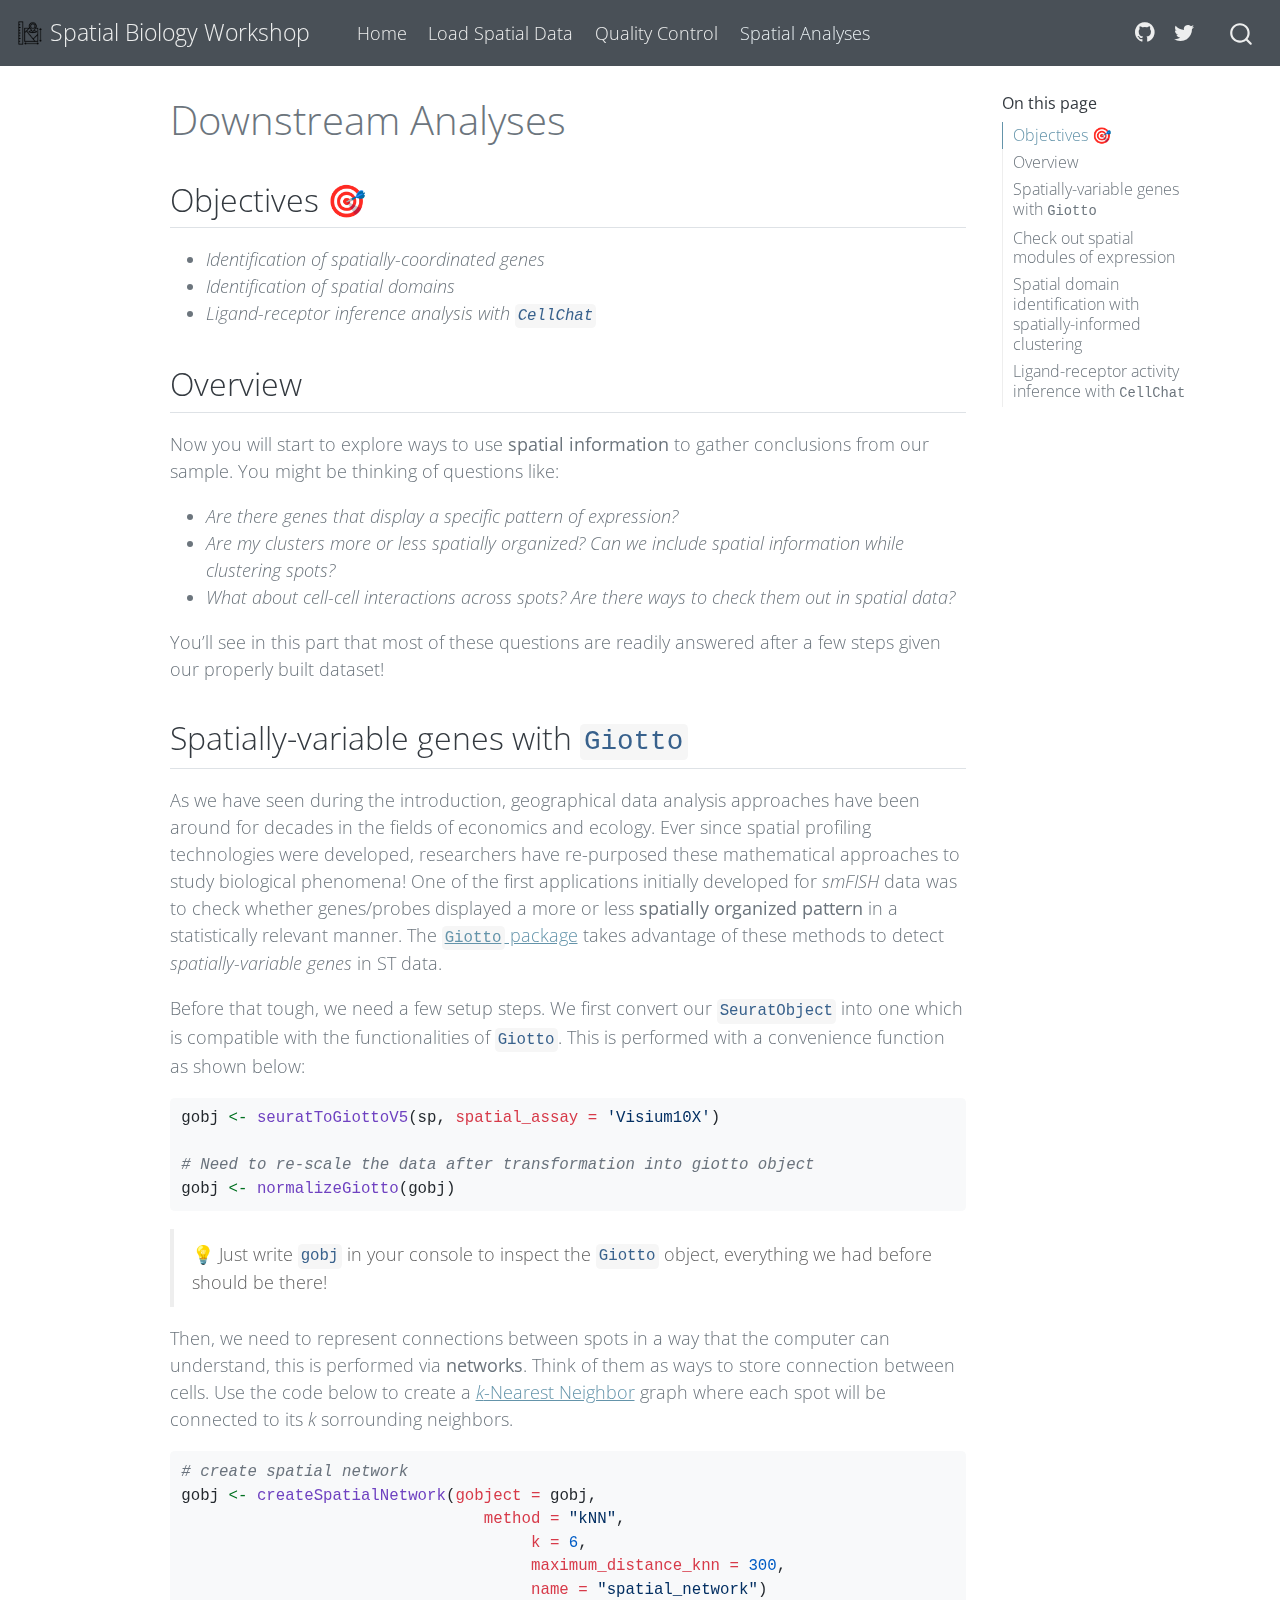
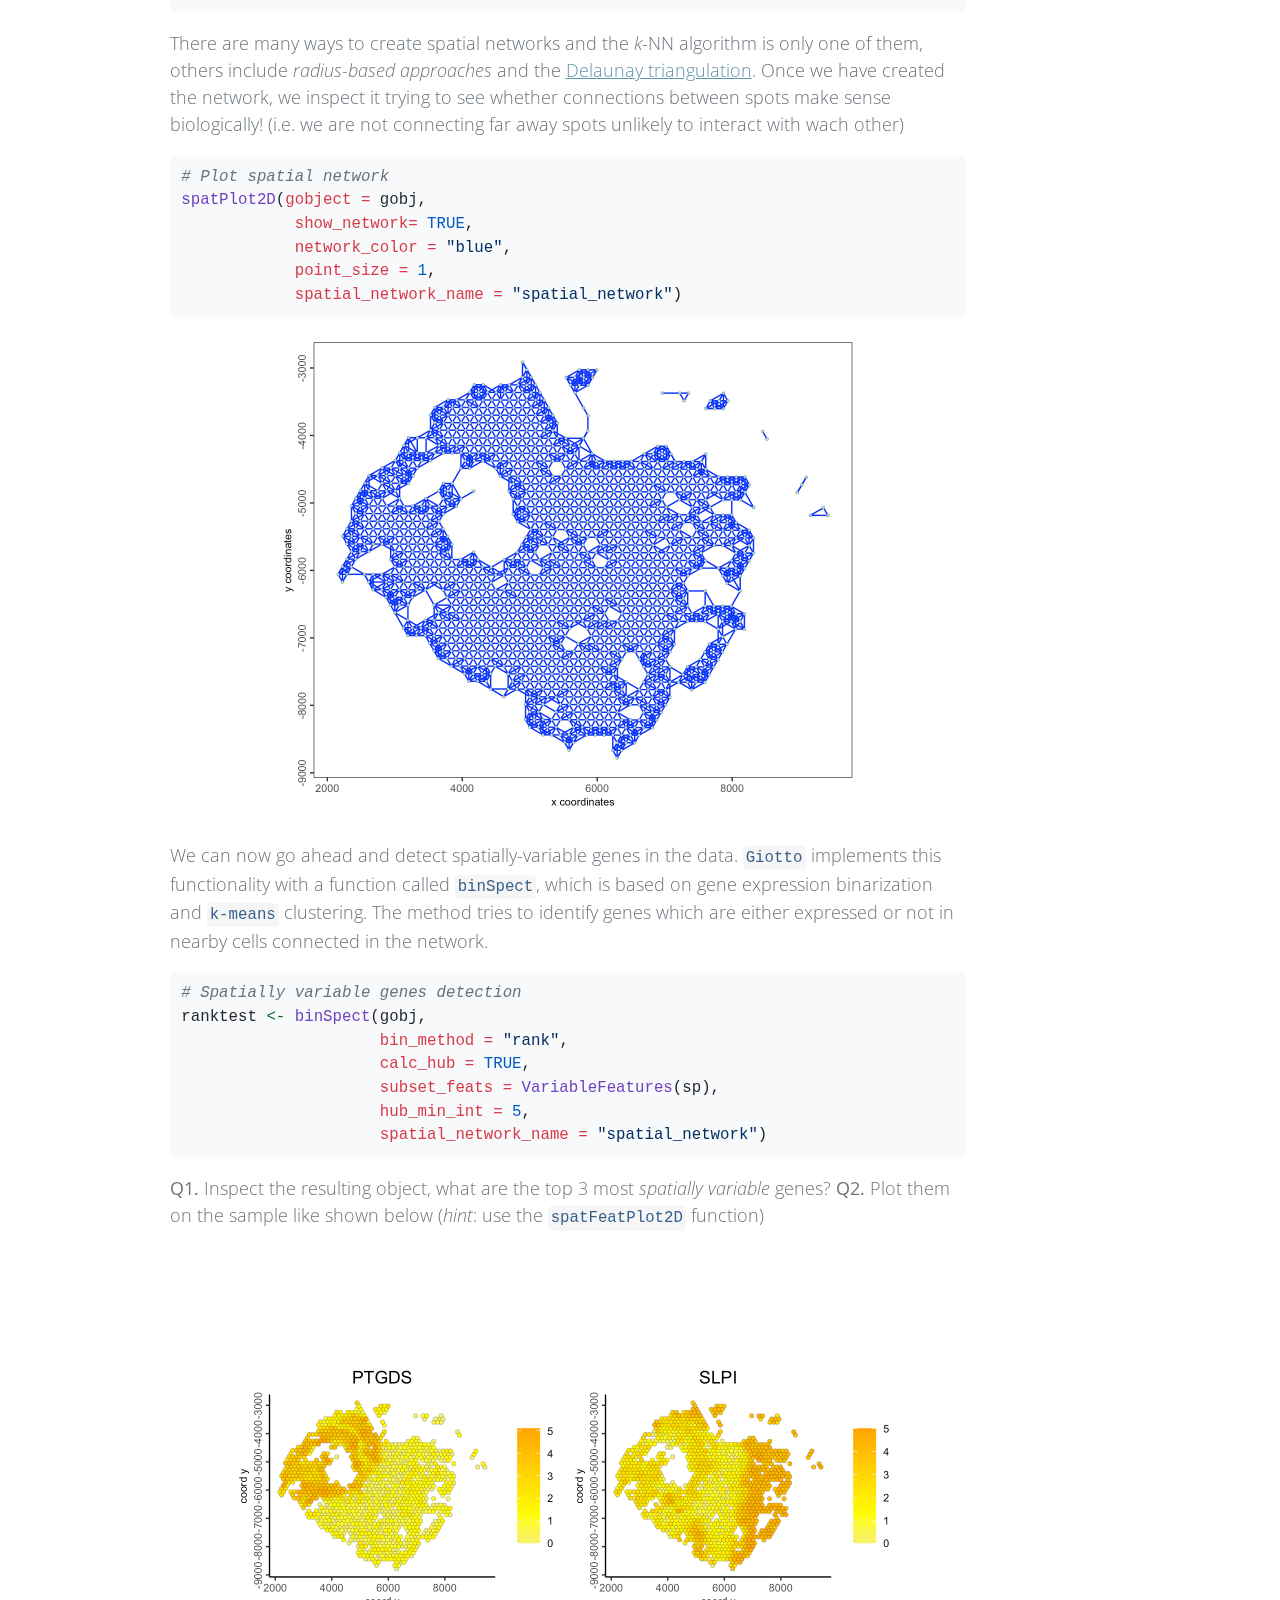
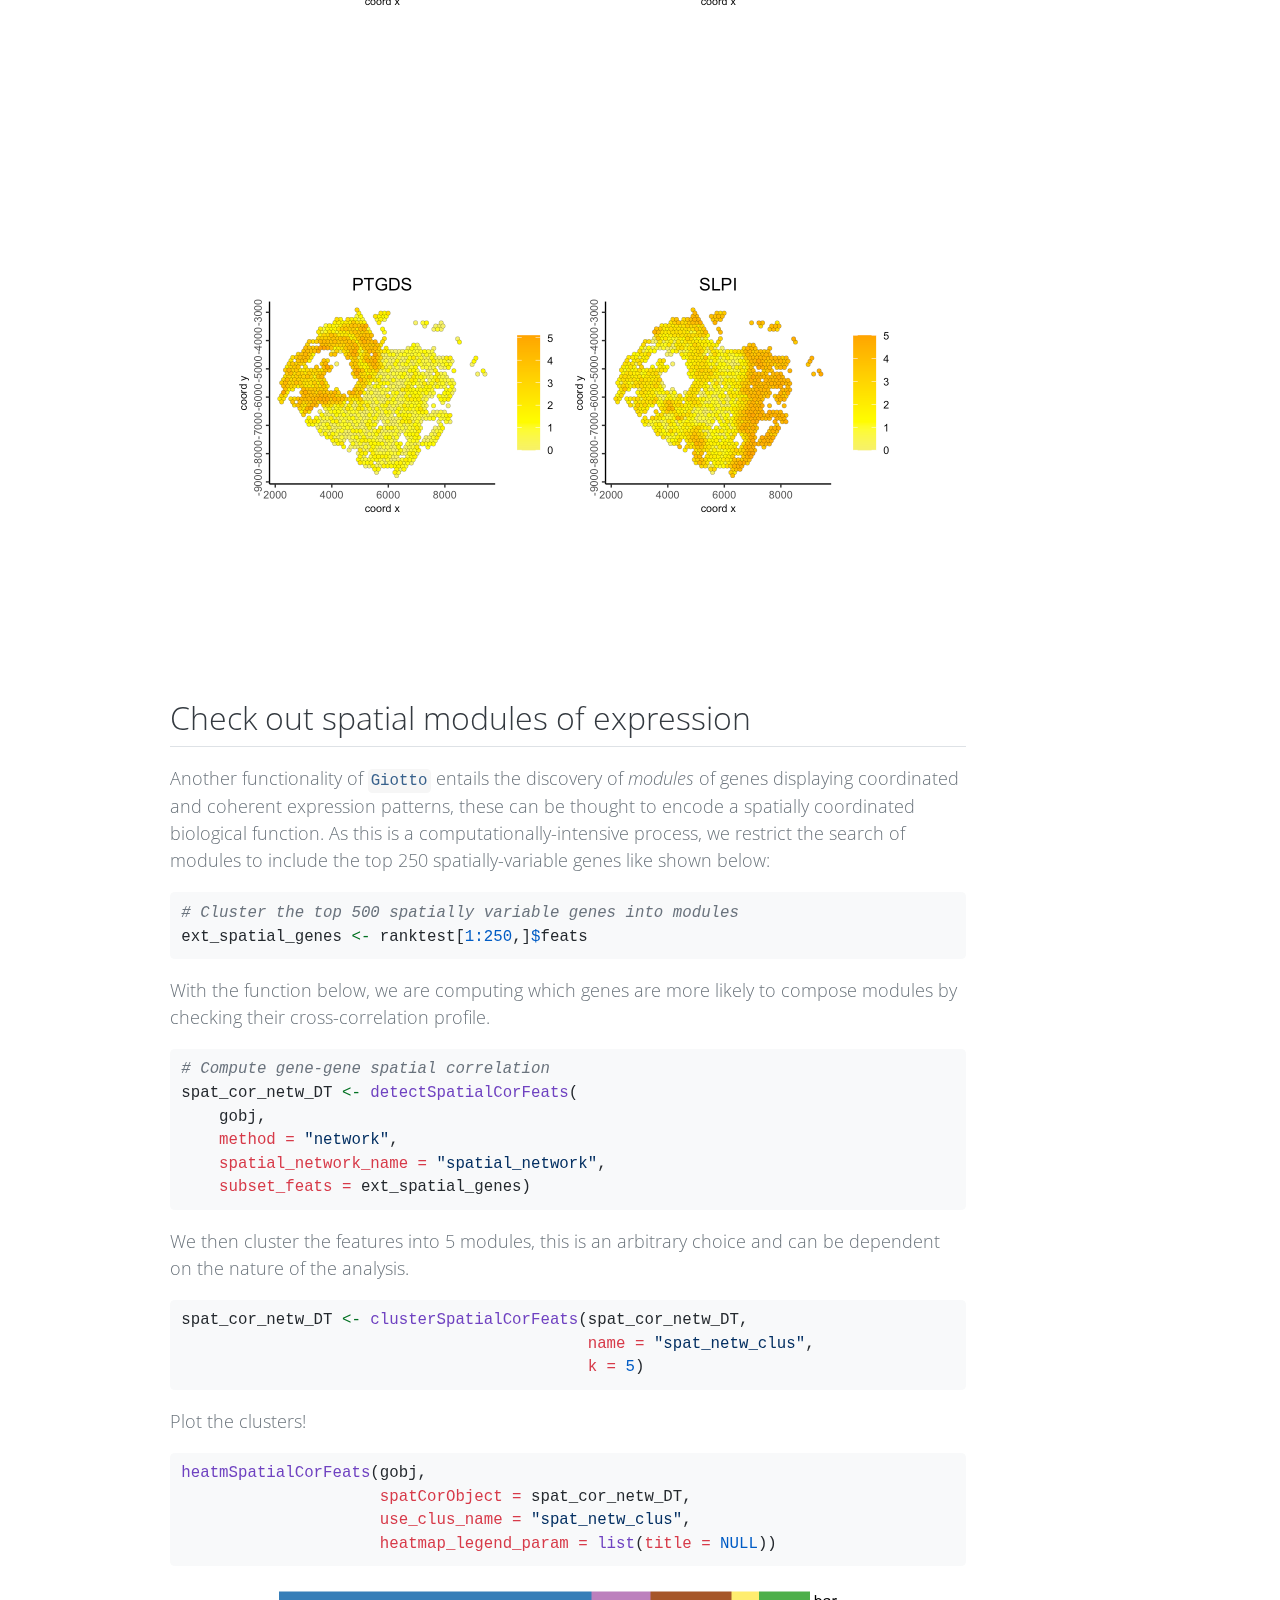
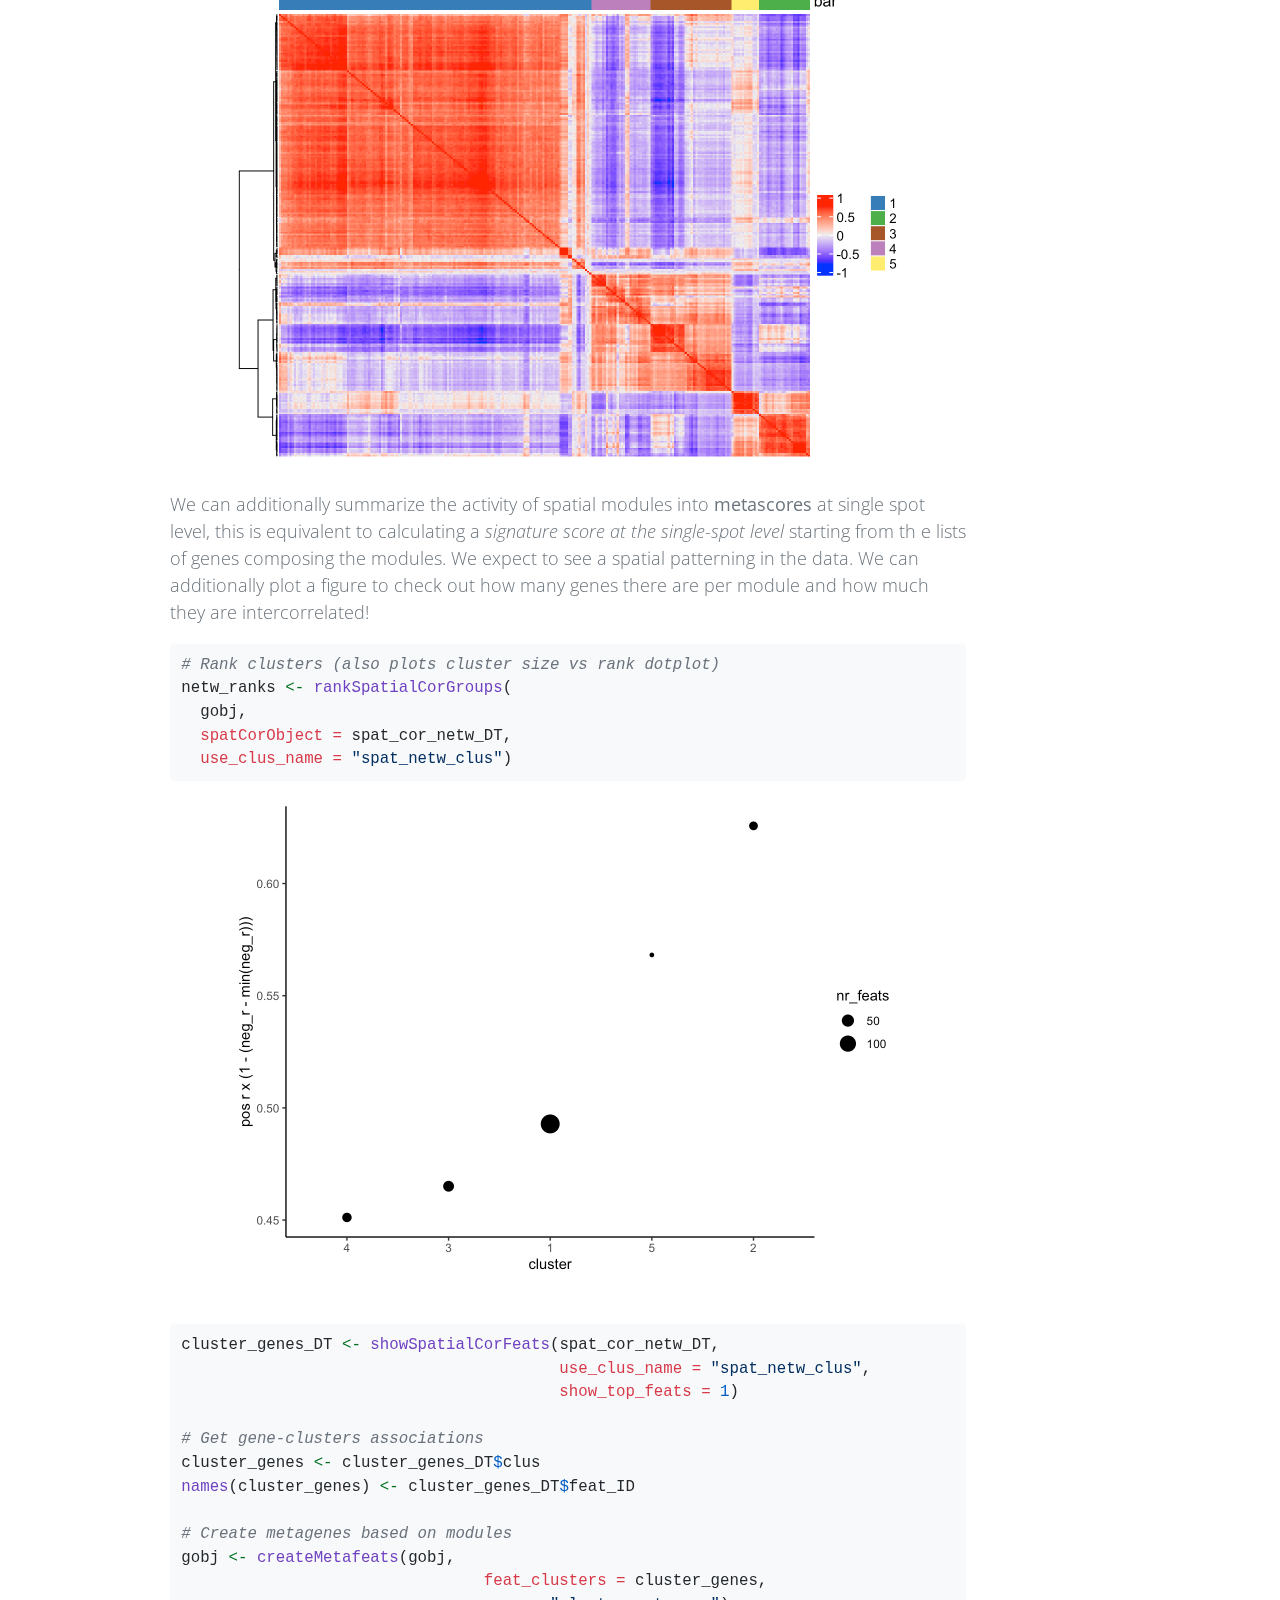
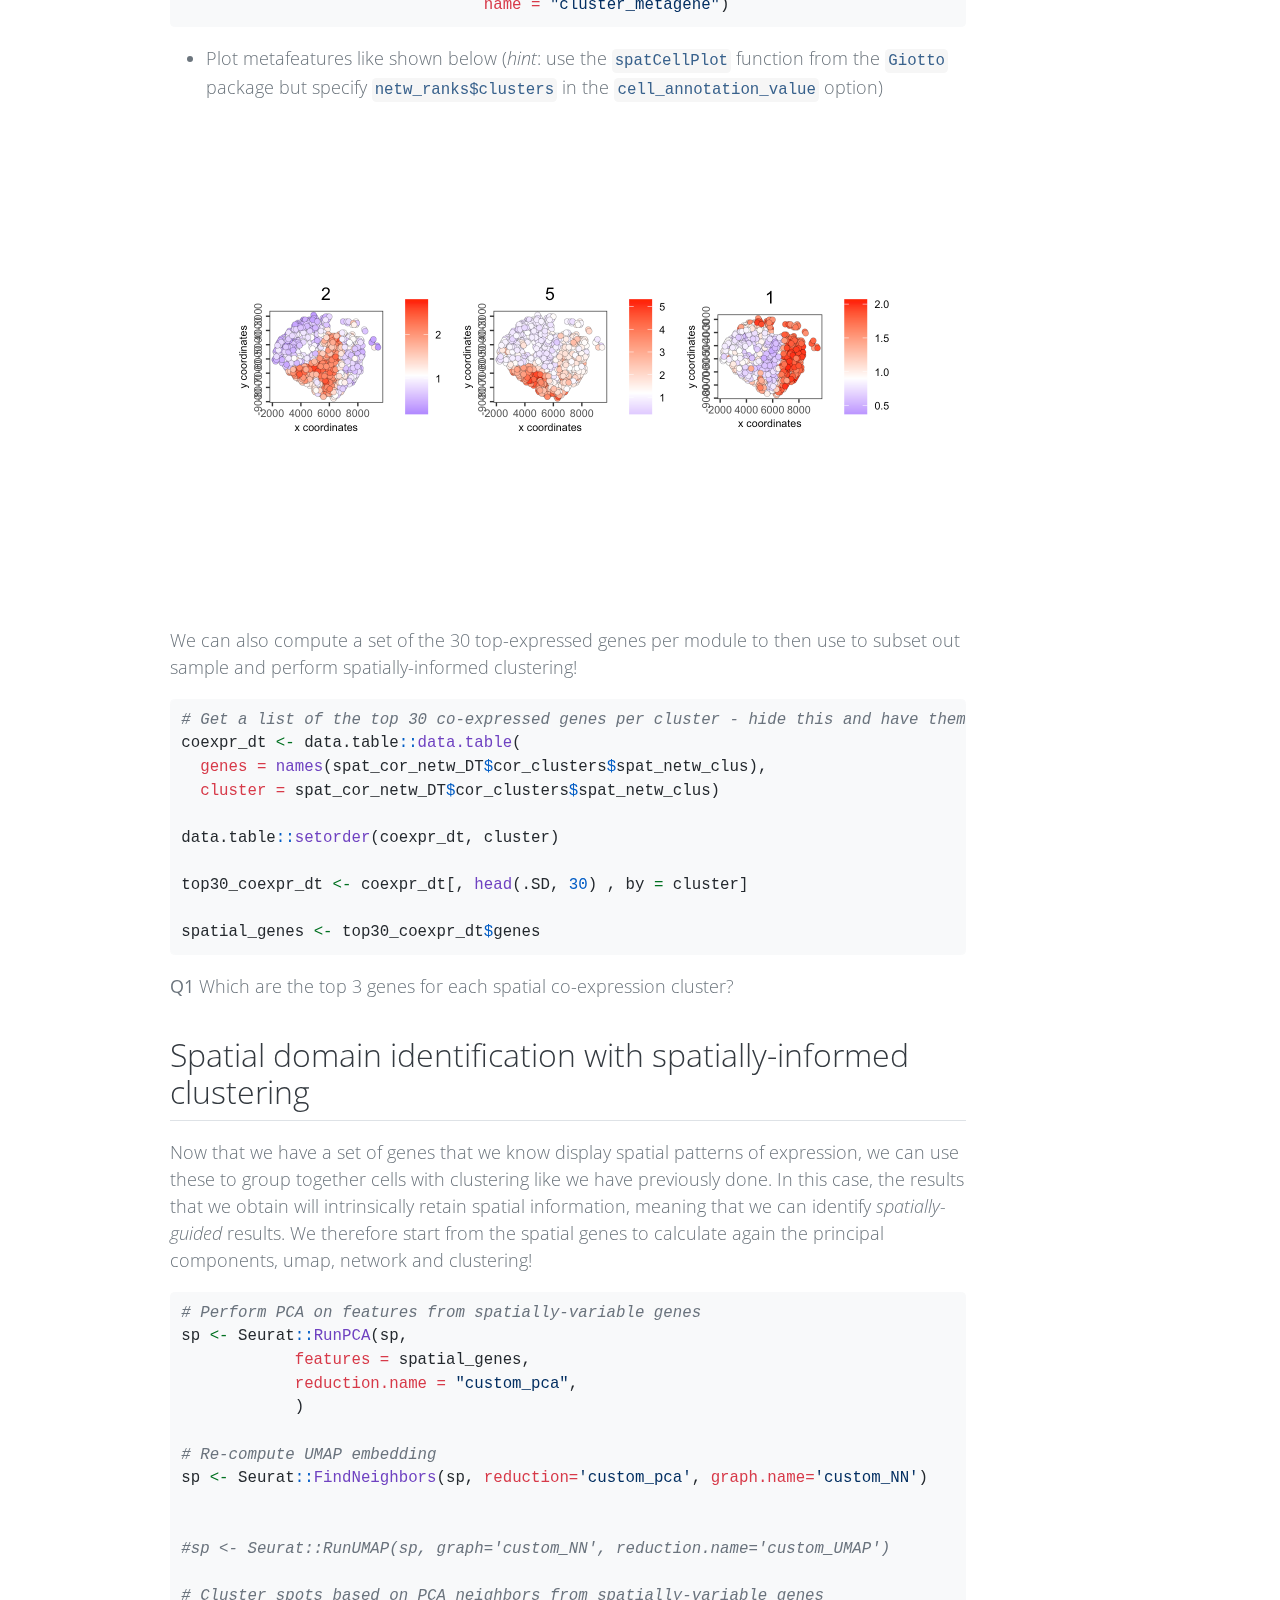
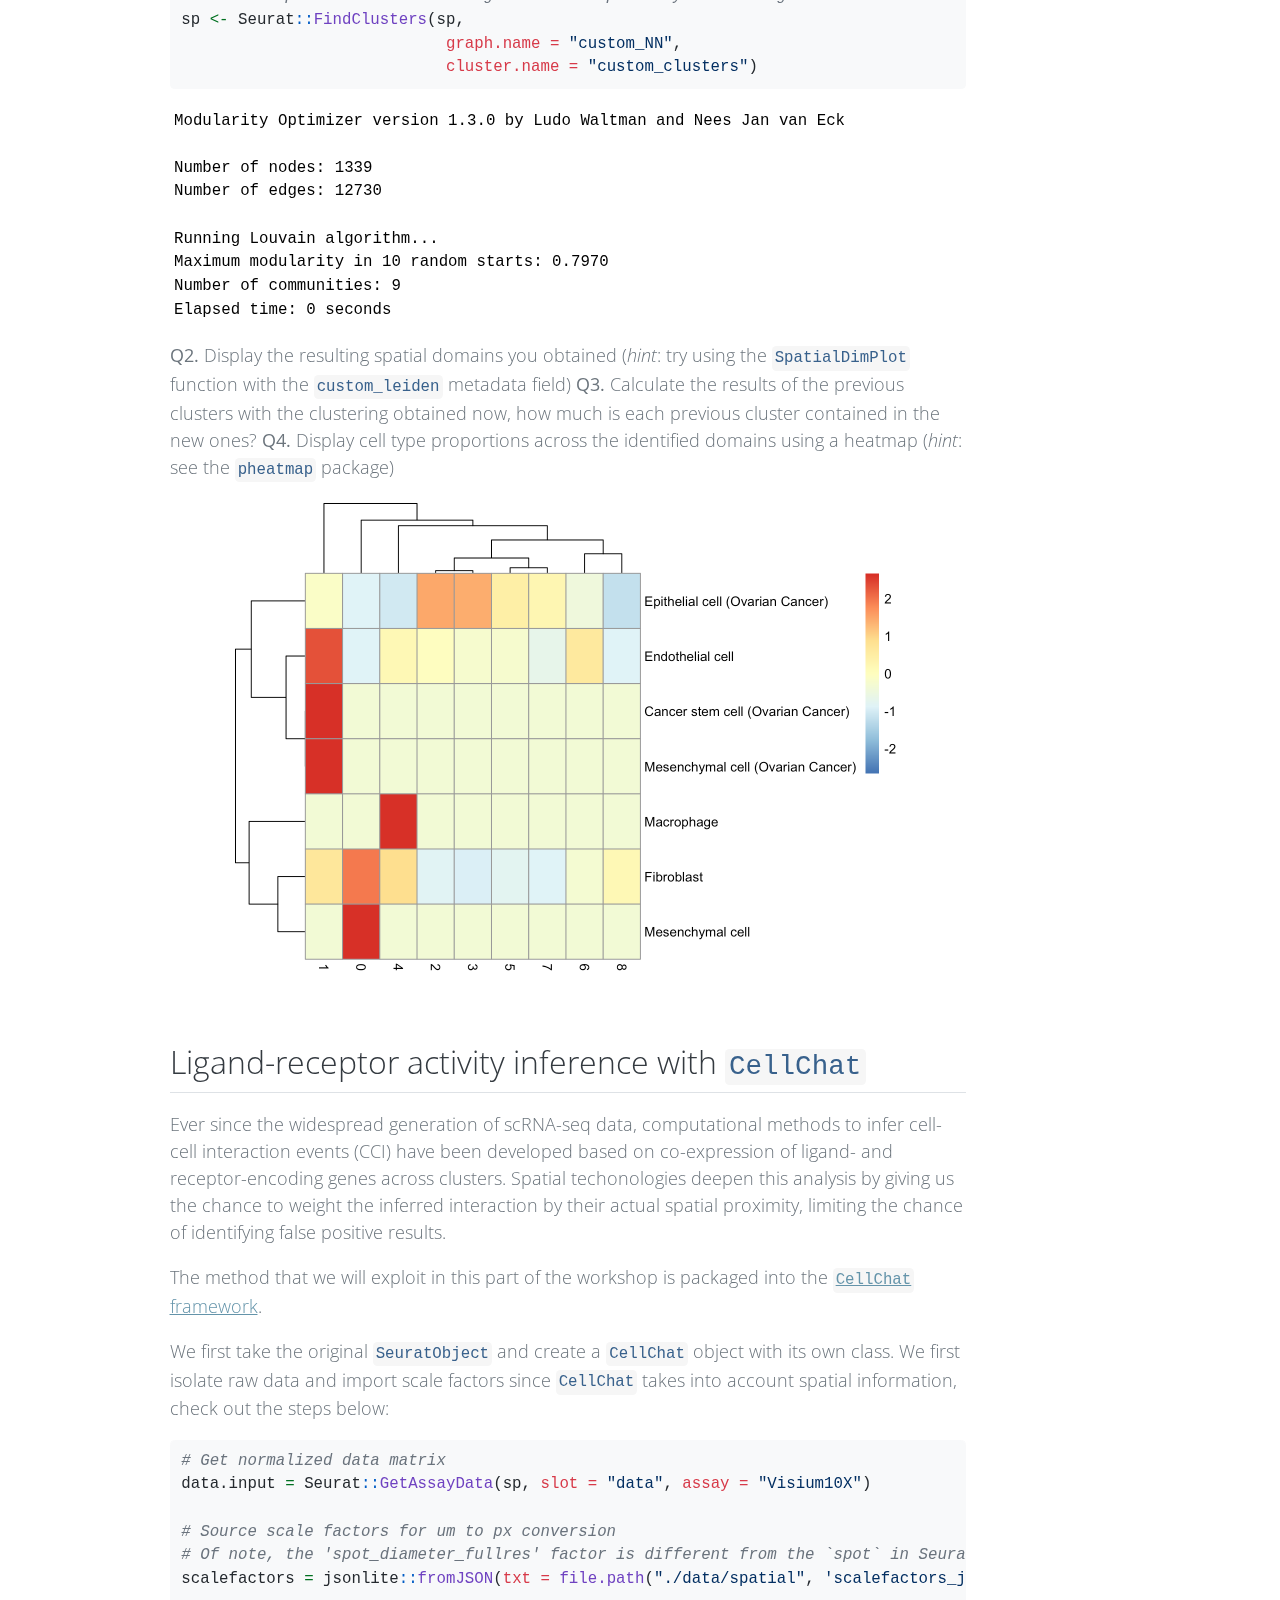
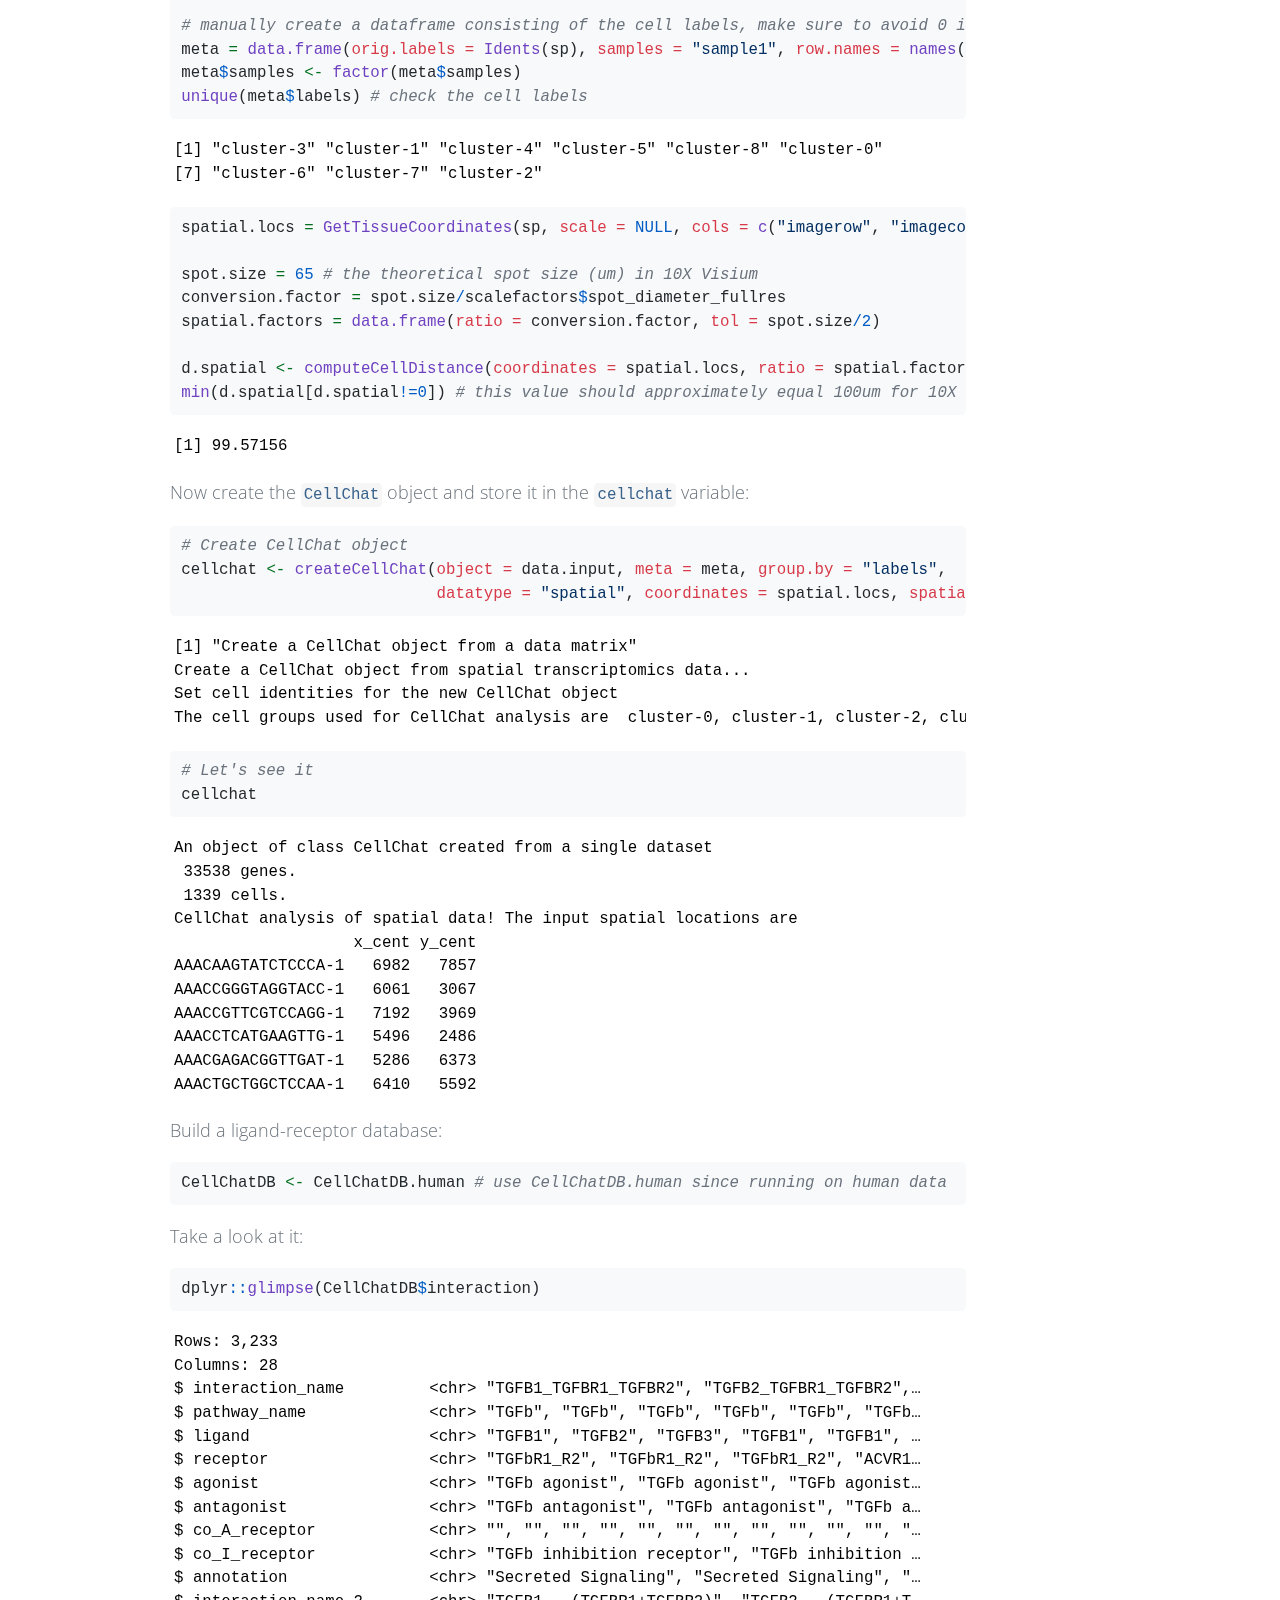
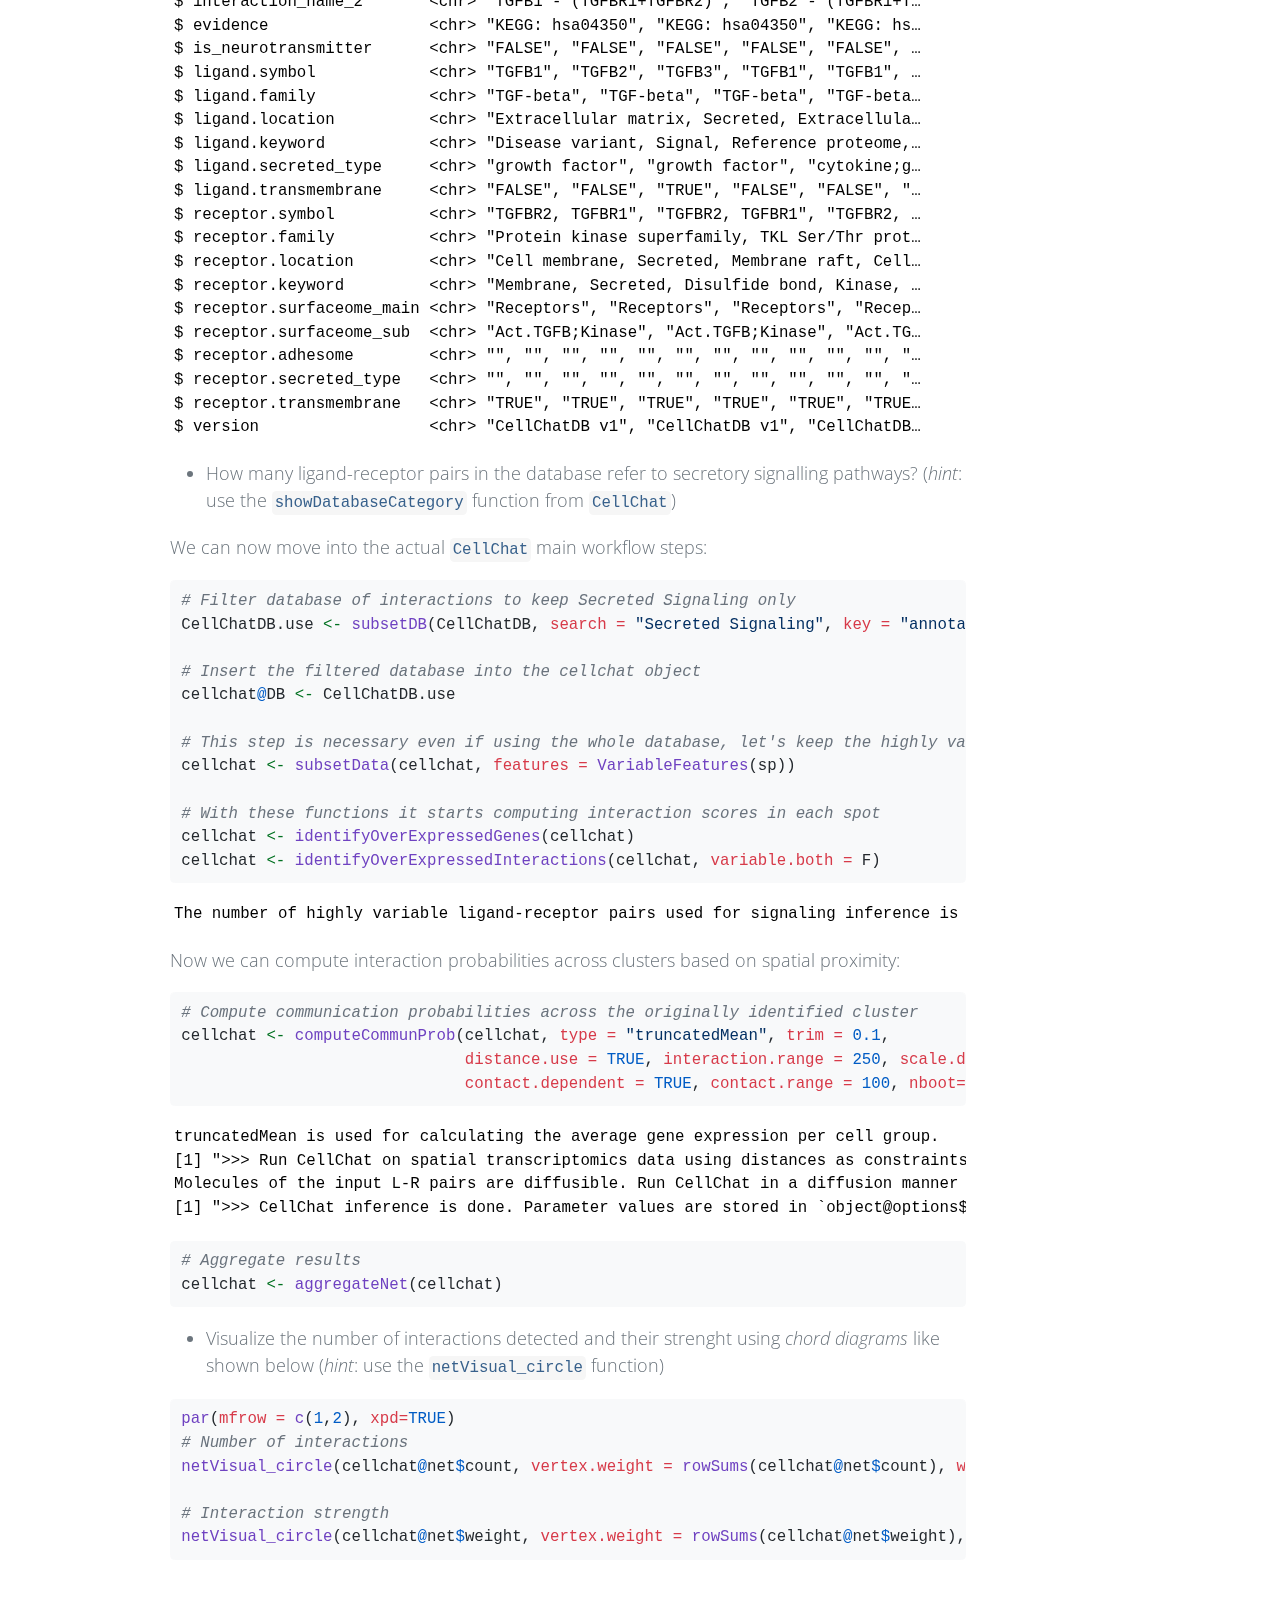
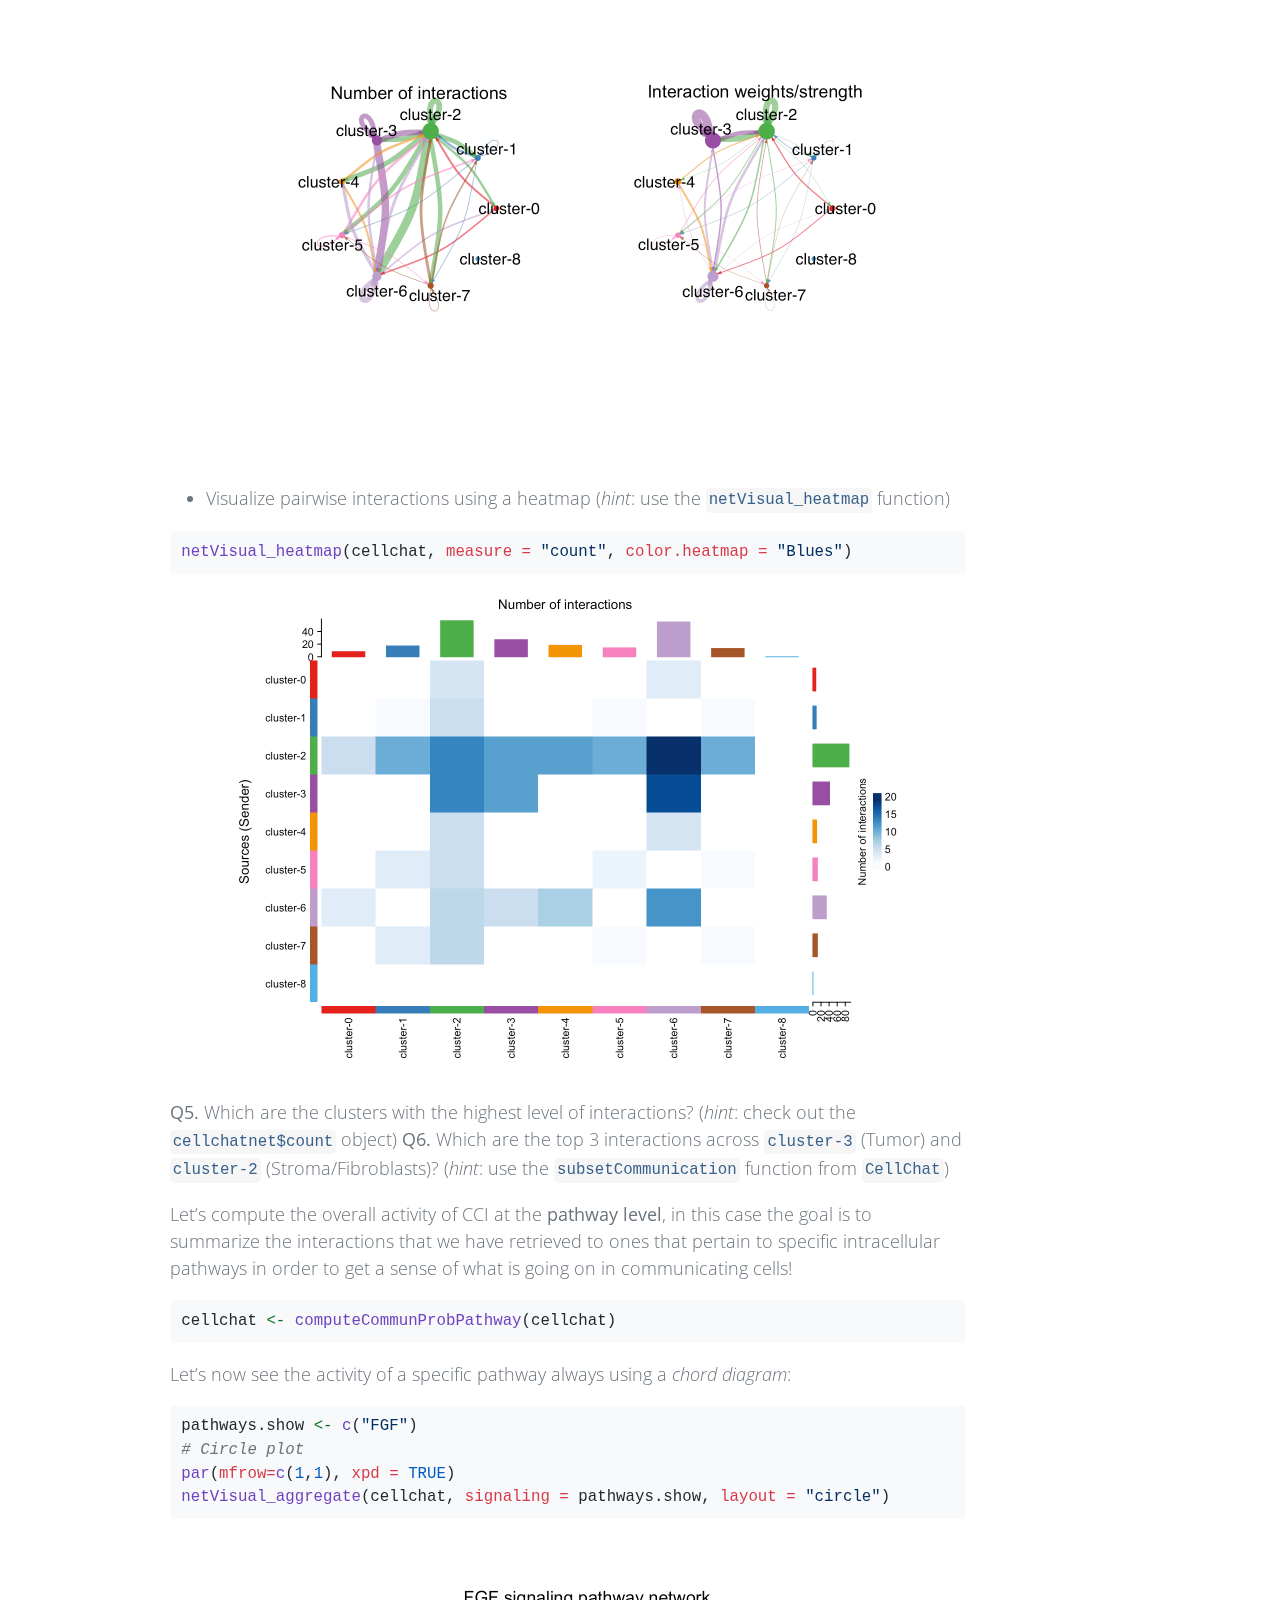
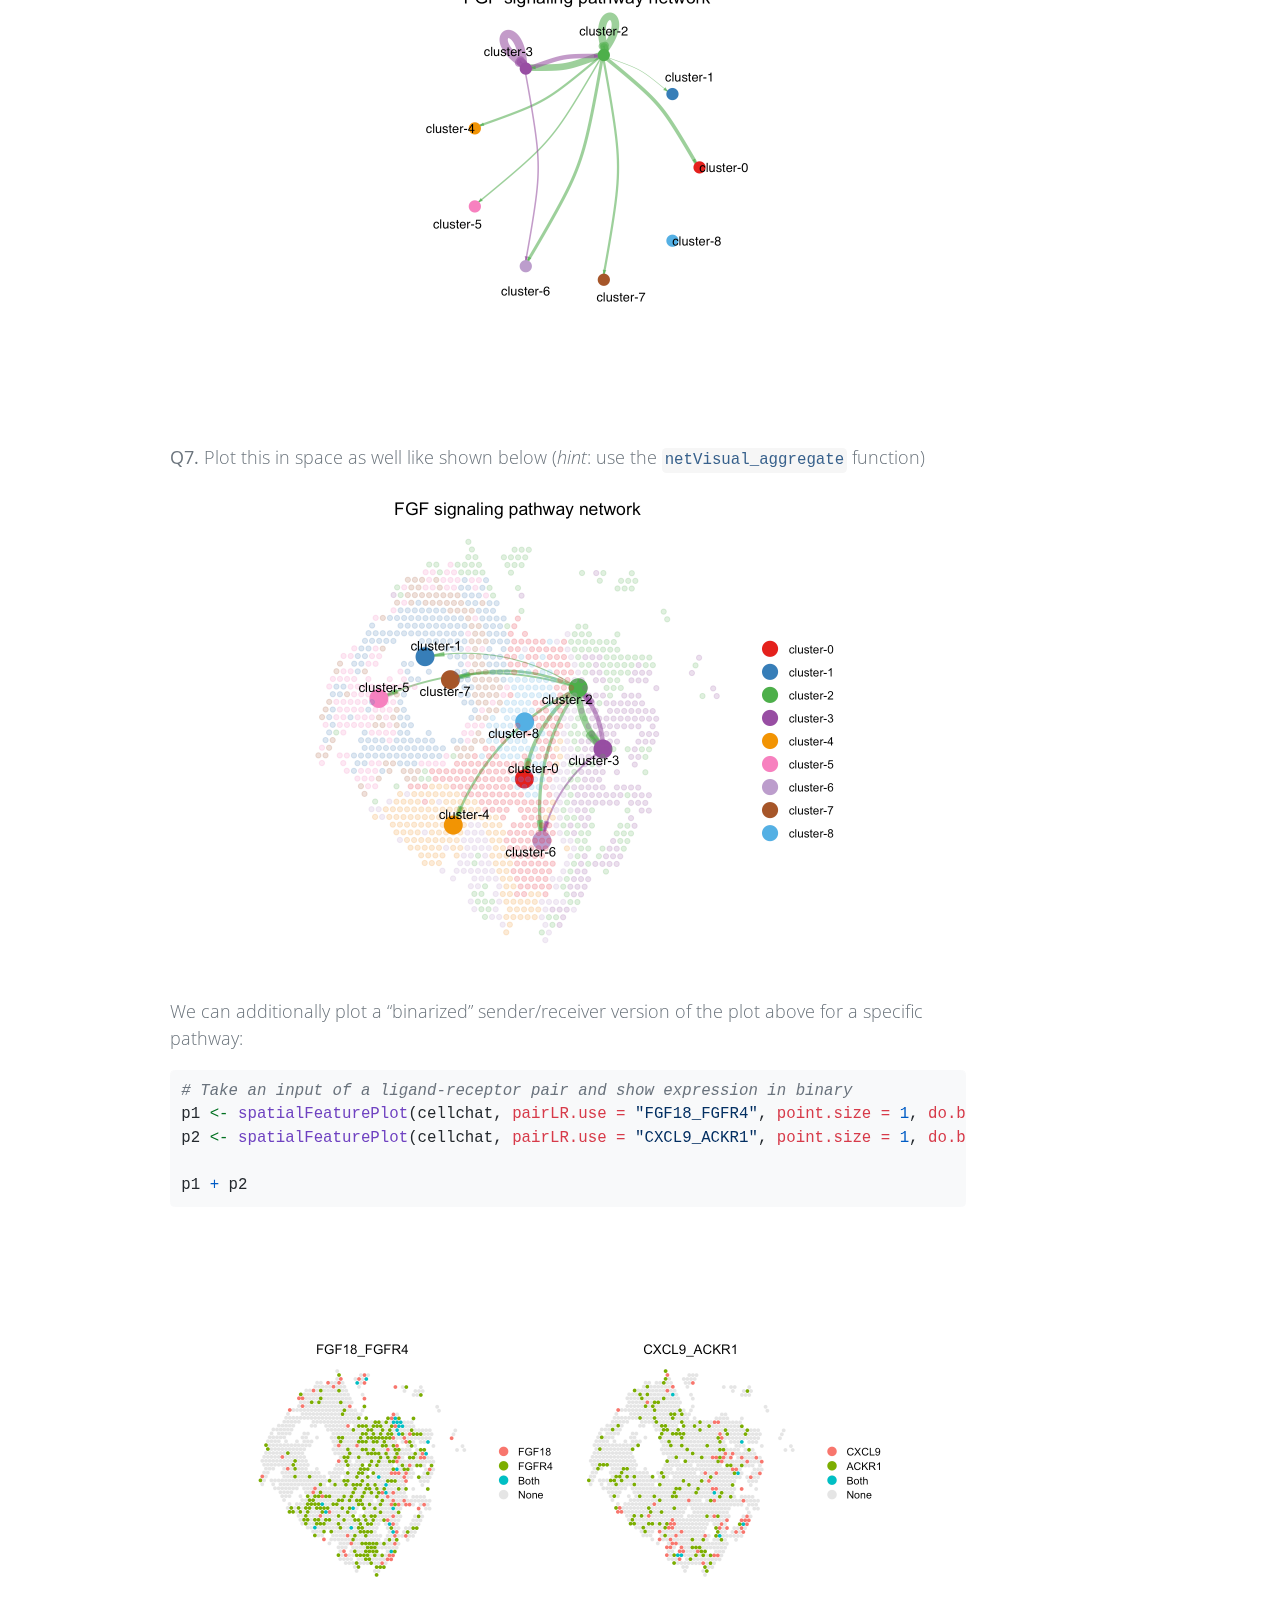
<file: docs/pages/3-downstream.html>
<!DOCTYPE html>
<html xmlns="http://www.w3.org/1999/xhtml" lang="en" xml:lang="en"><head>

<meta charset="utf-8">
<meta name="generator" content="quarto-1.2.335">

<meta name="viewport" content="width=device-width, initial-scale=1.0, user-scalable=yes">


<title>Spatial Biology Workshop - Downstream Analyses</title>
<style>
code{white-space: pre-wrap;}
span.smallcaps{font-variant: small-caps;}
div.columns{display: flex; gap: min(4vw, 1.5em);}
div.column{flex: auto; overflow-x: auto;}
div.hanging-indent{margin-left: 1.5em; text-indent: -1.5em;}
ul.task-list{list-style: none;}
ul.task-list li input[type="checkbox"] {
  width: 0.8em;
  margin: 0 0.8em 0.2em -1.6em;
  vertical-align: middle;
}
pre > code.sourceCode { white-space: pre; position: relative; }
pre > code.sourceCode > span { display: inline-block; line-height: 1.25; }
pre > code.sourceCode > span:empty { height: 1.2em; }
.sourceCode { overflow: visible; }
code.sourceCode > span { color: inherit; text-decoration: inherit; }
div.sourceCode { margin: 1em 0; }
pre.sourceCode { margin: 0; }
@media screen {
div.sourceCode { overflow: auto; }
}
@media print {
pre > code.sourceCode { white-space: pre-wrap; }
pre > code.sourceCode > span { text-indent: -5em; padding-left: 5em; }
}
pre.numberSource code
  { counter-reset: source-line 0; }
pre.numberSource code > span
  { position: relative; left: -4em; counter-increment: source-line; }
pre.numberSource code > span > a:first-child::before
  { content: counter(source-line);
    position: relative; left: -1em; text-align: right; vertical-align: baseline;
    border: none; display: inline-block;
    -webkit-touch-callout: none; -webkit-user-select: none;
    -khtml-user-select: none; -moz-user-select: none;
    -ms-user-select: none; user-select: none;
    padding: 0 4px; width: 4em;
    color: #aaaaaa;
  }
pre.numberSource { margin-left: 3em; border-left: 1px solid #aaaaaa;  padding-left: 4px; }
div.sourceCode
  {   }
@media screen {
pre > code.sourceCode > span > a:first-child::before { text-decoration: underline; }
}
code span.al { color: #ff0000; font-weight: bold; } /* Alert */
code span.an { color: #60a0b0; font-weight: bold; font-style: italic; } /* Annotation */
code span.at { color: #7d9029; } /* Attribute */
code span.bn { color: #40a070; } /* BaseN */
code span.bu { color: #008000; } /* BuiltIn */
code span.cf { color: #007020; font-weight: bold; } /* ControlFlow */
code span.ch { color: #4070a0; } /* Char */
code span.cn { color: #880000; } /* Constant */
code span.co { color: #60a0b0; font-style: italic; } /* Comment */
code span.cv { color: #60a0b0; font-weight: bold; font-style: italic; } /* CommentVar */
code span.do { color: #ba2121; font-style: italic; } /* Documentation */
code span.dt { color: #902000; } /* DataType */
code span.dv { color: #40a070; } /* DecVal */
code span.er { color: #ff0000; font-weight: bold; } /* Error */
code span.ex { } /* Extension */
code span.fl { color: #40a070; } /* Float */
code span.fu { color: #06287e; } /* Function */
code span.im { color: #008000; font-weight: bold; } /* Import */
code span.in { color: #60a0b0; font-weight: bold; font-style: italic; } /* Information */
code span.kw { color: #007020; font-weight: bold; } /* Keyword */
code span.op { color: #666666; } /* Operator */
code span.ot { color: #007020; } /* Other */
code span.pp { color: #bc7a00; } /* Preprocessor */
code span.sc { color: #4070a0; } /* SpecialChar */
code span.ss { color: #bb6688; } /* SpecialString */
code span.st { color: #4070a0; } /* String */
code span.va { color: #19177c; } /* Variable */
code span.vs { color: #4070a0; } /* VerbatimString */
code span.wa { color: #60a0b0; font-weight: bold; font-style: italic; } /* Warning */
</style>


<script src="../site_libs/quarto-nav/quarto-nav.js"></script>
<script src="../site_libs/quarto-nav/headroom.min.js"></script>
<script src="../site_libs/clipboard/clipboard.min.js"></script>
<script src="../site_libs/quarto-search/autocomplete.umd.js"></script>
<script src="../site_libs/quarto-search/fuse.min.js"></script>
<script src="../site_libs/quarto-search/quarto-search.js"></script>
<meta name="quarto:offset" content="../">
<link href=".././src/icon.png" rel="icon" type="image/png">
<script src="../site_libs/quarto-html/quarto.js"></script>
<script src="../site_libs/quarto-html/popper.min.js"></script>
<script src="../site_libs/quarto-html/tippy.umd.min.js"></script>
<script src="../site_libs/quarto-html/anchor.min.js"></script>
<link href="../site_libs/quarto-html/tippy.css" rel="stylesheet">
<link href="../site_libs/quarto-html/quarto-syntax-highlighting.css" rel="stylesheet" id="quarto-text-highlighting-styles">
<script src="../site_libs/bootstrap/bootstrap.min.js"></script>
<link href="../site_libs/bootstrap/bootstrap-icons.css" rel="stylesheet">
<link href="../site_libs/bootstrap/bootstrap.min.css" rel="stylesheet" id="quarto-bootstrap" data-mode="light">
<script id="quarto-search-options" type="application/json">{
  "location": "navbar",
  "copy-button": false,
  "collapse-after": 3,
  "panel-placement": "end",
  "type": "overlay",
  "limit": 20,
  "language": {
    "search-no-results-text": "No results",
    "search-matching-documents-text": "matching documents",
    "search-copy-link-title": "Copy link to search",
    "search-hide-matches-text": "Hide additional matches",
    "search-more-match-text": "more match in this document",
    "search-more-matches-text": "more matches in this document",
    "search-clear-button-title": "Clear",
    "search-detached-cancel-button-title": "Cancel",
    "search-submit-button-title": "Submit"
  }
}</script>


</head>

<body class="nav-fixed">

<div id="quarto-search-results"></div>
  <header id="quarto-header" class="headroom fixed-top">
    <nav class="navbar navbar-expand-lg navbar-dark ">
      <div class="navbar-container container-fluid">
      <div class="navbar-brand-container">
    <a href="../index.html" class="navbar-brand navbar-brand-logo">
    <img src=".././src/icon.png" alt="" class="navbar-logo">
    </a>
    <a class="navbar-brand" href="../index.html">
    <span class="navbar-title">Spatial Biology Workshop</span>
    </a>
  </div>
          <button class="navbar-toggler" type="button" data-bs-toggle="collapse" data-bs-target="#navbarCollapse" aria-controls="navbarCollapse" aria-expanded="false" aria-label="Toggle navigation" onclick="if (window.quartoToggleHeadroom) { window.quartoToggleHeadroom(); }">
  <span class="navbar-toggler-icon"></span>
</button>
          <div class="collapse navbar-collapse" id="navbarCollapse">
            <ul class="navbar-nav navbar-nav-scroll me-auto">
  <li class="nav-item">
    <a class="nav-link" href="../pages/0-index.html">
 <span class="menu-text">Home</span></a>
  </li>  
  <li class="nav-item">
    <a class="nav-link" href="../pages/1-spatial-data.html">
 <span class="menu-text">Load Spatial Data</span></a>
  </li>  
  <li class="nav-item">
    <a class="nav-link" href="../pages/2-quality-control.html">
 <span class="menu-text">Quality Control</span></a>
  </li>  
  <li class="nav-item">
    <a class="nav-link active" href="../pages/3-downstream.html" aria-current="page">
 <span class="menu-text">Spatial Analyses</span></a>
  </li>  
</ul>
            <ul class="navbar-nav navbar-nav-scroll ms-auto">
  <li class="nav-item compact">
    <a class="nav-link" href="https://github.com/paganilab"><i class="bi bi-github" role="img">
</i> 
 <span class="menu-text"></span></a>
  </li>  
  <li class="nav-item compact">
    <a class="nav-link" href="https://twitter.com/LabPagani"><i class="bi bi-twitter" role="img">
</i> 
 <span class="menu-text"></span></a>
  </li>  
</ul>
              <div id="quarto-search" class="" title="Search"></div>
          </div> <!-- /navcollapse -->
      </div> <!-- /container-fluid -->
    </nav>
</header>
<!-- content -->
<div id="quarto-content" class="quarto-container page-columns page-rows-contents page-layout-article page-navbar">
<!-- sidebar -->
<!-- margin-sidebar -->
    <div id="quarto-margin-sidebar" class="sidebar margin-sidebar">
        <nav id="TOC" role="doc-toc" class="toc-active">
    <h2 id="toc-title">On this page</h2>
   
  <ul>
  <li><a href="#objectives" id="toc-objectives" class="nav-link active" data-scroll-target="#objectives">Objectives 🎯</a></li>
  <li><a href="#overview" id="toc-overview" class="nav-link" data-scroll-target="#overview">Overview</a></li>
  <li><a href="#spatially-variable-genes-with-giotto" id="toc-spatially-variable-genes-with-giotto" class="nav-link" data-scroll-target="#spatially-variable-genes-with-giotto">Spatially-variable genes with <code>Giotto</code></a></li>
  <li><a href="#check-out-spatial-modules-of-expression" id="toc-check-out-spatial-modules-of-expression" class="nav-link" data-scroll-target="#check-out-spatial-modules-of-expression">Check out spatial modules of expression</a></li>
  <li><a href="#spatial-domain-identification-with-spatially-informed-clustering" id="toc-spatial-domain-identification-with-spatially-informed-clustering" class="nav-link" data-scroll-target="#spatial-domain-identification-with-spatially-informed-clustering">Spatial domain identification with spatially-informed clustering</a></li>
  <li><a href="#ligand-receptor-activity-inference-with-cellchat" id="toc-ligand-receptor-activity-inference-with-cellchat" class="nav-link" data-scroll-target="#ligand-receptor-activity-inference-with-cellchat">Ligand-receptor activity inference with <code>CellChat</code></a></li>
  </ul>
</nav>
    </div>
<!-- main -->
<main class="content" id="quarto-document-content">

<header id="title-block-header" class="quarto-title-block default">
<div class="quarto-title">
<h1 class="title">Downstream Analyses</h1>
</div>



<div class="quarto-title-meta">

    
  
    
  </div>
  

</header>

<section id="objectives" class="level2">
<h2 class="anchored" data-anchor-id="objectives">Objectives 🎯</h2>
<ul>
<li><em>Identification of spatially-coordinated genes</em></li>
<li><em>Identification of spatial domains</em></li>
<li><em>Ligand-receptor inference analysis with <code>CellChat</code></em></li>
</ul>
</section>
<section id="overview" class="level2">
<h2 class="anchored" data-anchor-id="overview">Overview</h2>
<p>Now you will start to explore ways to use <strong>spatial information</strong> to gather conclusions from our sample. You might be thinking of questions like:</p>
<ul>
<li><em>Are there genes that display a specific pattern of expression?</em></li>
<li><em>Are my clusters more or less spatially organized? Can we include spatial information while clustering spots?</em></li>
<li><em>What about cell-cell interactions across spots? Are there ways to check them out in spatial data?</em></li>
</ul>
<p>You’ll see in this part that most of these questions are readily answered after a few steps given our properly built dataset!</p>
</section>
<section id="spatially-variable-genes-with-giotto" class="level2">
<h2 class="anchored" data-anchor-id="spatially-variable-genes-with-giotto">Spatially-variable genes with <code>Giotto</code></h2>
<p>As we have seen during the introduction, geographical data analysis approaches have been around for decades in the fields of economics and ecology. Ever since spatial profiling technologies were developed, researchers have re-purposed these mathematical approaches to study biological phenomena! One of the first applications initially developed for <em>smFISH</em> data was to check whether genes/probes displayed a more or less <strong>spatially organized pattern</strong> in a statistically relevant manner. The <a href="https://drieslab.github.io/Giotto_website/"><code>Giotto</code> package</a> takes advantage of these methods to detect <em>spatially-variable genes</em> in ST data.</p>
<p>Before that tough, we need a few setup steps. We first convert our <code>SeuratObject</code> into one which is compatible with the functionalities of <code>Giotto</code>. This is performed with a convenience function as shown below:</p>
<div class="cell" data-layout-align="center">
<div class="sourceCode cell-code" id="cb1"><pre class="sourceCode r code-with-copy"><code class="sourceCode r"><span id="cb1-1"><a href="#cb1-1" aria-hidden="true" tabindex="-1"></a>gobj <span class="ot">&lt;-</span> <span class="fu">seuratToGiottoV5</span>(sp, <span class="at">spatial_assay =</span> <span class="st">'Visium10X'</span>)</span>
<span id="cb1-2"><a href="#cb1-2" aria-hidden="true" tabindex="-1"></a></span>
<span id="cb1-3"><a href="#cb1-3" aria-hidden="true" tabindex="-1"></a><span class="co"># Need to re-scale the data after transformation into giotto object</span></span>
<span id="cb1-4"><a href="#cb1-4" aria-hidden="true" tabindex="-1"></a>gobj <span class="ot">&lt;-</span> <span class="fu">normalizeGiotto</span>(gobj)</span></code><button title="Copy to Clipboard" class="code-copy-button"><i class="bi"></i></button></pre></div>
</div>
<blockquote class="blockquote">
<p>💡 Just write <code>gobj</code> in your console to inspect the <code>Giotto</code> object, everything we had before should be there!</p>
</blockquote>
<p>Then, we need to represent connections between spots in a way that the computer can understand, this is performed via <strong>networks</strong>. Think of them as ways to store connection between cells. Use the code below to create a <a href="https://en.wikipedia.org/wiki/K-nearest_neighbors_algorithm"><em>k</em>-Nearest Neighbor</a> graph where each spot will be connected to its <em>k</em> sorrounding neighbors.</p>
<div class="cell" data-layout-align="center">
<div class="sourceCode cell-code" id="cb2"><pre class="sourceCode r code-with-copy"><code class="sourceCode r"><span id="cb2-1"><a href="#cb2-1" aria-hidden="true" tabindex="-1"></a><span class="co"># create spatial network</span></span>
<span id="cb2-2"><a href="#cb2-2" aria-hidden="true" tabindex="-1"></a>gobj <span class="ot">&lt;-</span> <span class="fu">createSpatialNetwork</span>(<span class="at">gobject =</span> gobj,</span>
<span id="cb2-3"><a href="#cb2-3" aria-hidden="true" tabindex="-1"></a>                                <span class="at">method =</span> <span class="st">"kNN"</span>, </span>
<span id="cb2-4"><a href="#cb2-4" aria-hidden="true" tabindex="-1"></a>                                     <span class="at">k =</span> <span class="dv">6</span>,</span>
<span id="cb2-5"><a href="#cb2-5" aria-hidden="true" tabindex="-1"></a>                                     <span class="at">maximum_distance_knn =</span> <span class="dv">300</span>,</span>
<span id="cb2-6"><a href="#cb2-6" aria-hidden="true" tabindex="-1"></a>                                     <span class="at">name =</span> <span class="st">"spatial_network"</span>)</span></code><button title="Copy to Clipboard" class="code-copy-button"><i class="bi"></i></button></pre></div>
</div>
<p>There are many ways to create spatial networks and the <em>k</em>-NN algorithm is only one of them, others include <em>radius-based approaches</em> and the <a href="https://en.wikipedia.org/wiki/Delaunay_triangulation">Delaunay triangulation</a>. Once we have created the network, we inspect it trying to see whether connections between spots make sense biologically! (i.e.&nbsp;we are not connecting far away spots unlikely to interact with wach other)</p>
<div class="cell" data-layout-align="center">
<div class="sourceCode cell-code" id="cb3"><pre class="sourceCode r code-with-copy"><code class="sourceCode r"><span id="cb3-1"><a href="#cb3-1" aria-hidden="true" tabindex="-1"></a><span class="co"># Plot spatial network</span></span>
<span id="cb3-2"><a href="#cb3-2" aria-hidden="true" tabindex="-1"></a><span class="fu">spatPlot2D</span>(<span class="at">gobject =</span> gobj,  </span>
<span id="cb3-3"><a href="#cb3-3" aria-hidden="true" tabindex="-1"></a>            <span class="at">show_network=</span> <span class="cn">TRUE</span>,</span>
<span id="cb3-4"><a href="#cb3-4" aria-hidden="true" tabindex="-1"></a>            <span class="at">network_color =</span> <span class="st">"blue"</span>,</span>
<span id="cb3-5"><a href="#cb3-5" aria-hidden="true" tabindex="-1"></a>            <span class="at">point_size =</span> <span class="dv">1</span>, </span>
<span id="cb3-6"><a href="#cb3-6" aria-hidden="true" tabindex="-1"></a>            <span class="at">spatial_network_name =</span> <span class="st">"spatial_network"</span>)</span></code><button title="Copy to Clipboard" class="code-copy-button"><i class="bi"></i></button></pre></div>
<div class="cell-output-display">
<div class="quarto-figure quarto-figure-center">
<figure class="figure">
<p><img src="3-downstream_files/figure-html/unnamed-chunk-4-1.png" class="img-fluid figure-img" width="672"></p>
</figure>
</div>
</div>
</div>
<p>We can now go ahead and detect spatially-variable genes in the data. <code>Giotto</code> implements this functionality with a function called <code>binSpect</code>, which is based on gene expression binarization and <code>k-means</code> clustering. The method tries to identify genes which are either expressed or not in nearby cells connected in the network.</p>
<div class="cell" data-layout-align="center">
<div class="sourceCode cell-code" id="cb4"><pre class="sourceCode r code-with-copy"><code class="sourceCode r"><span id="cb4-1"><a href="#cb4-1" aria-hidden="true" tabindex="-1"></a><span class="co"># Spatially variable genes detection</span></span>
<span id="cb4-2"><a href="#cb4-2" aria-hidden="true" tabindex="-1"></a>ranktest <span class="ot">&lt;-</span> <span class="fu">binSpect</span>(gobj, </span>
<span id="cb4-3"><a href="#cb4-3" aria-hidden="true" tabindex="-1"></a>                     <span class="at">bin_method =</span> <span class="st">"rank"</span>,</span>
<span id="cb4-4"><a href="#cb4-4" aria-hidden="true" tabindex="-1"></a>                     <span class="at">calc_hub =</span> <span class="cn">TRUE</span>,</span>
<span id="cb4-5"><a href="#cb4-5" aria-hidden="true" tabindex="-1"></a>                     <span class="at">subset_feats =</span> <span class="fu">VariableFeatures</span>(sp),</span>
<span id="cb4-6"><a href="#cb4-6" aria-hidden="true" tabindex="-1"></a>                     <span class="at">hub_min_int =</span> <span class="dv">5</span>,</span>
<span id="cb4-7"><a href="#cb4-7" aria-hidden="true" tabindex="-1"></a>                     <span class="at">spatial_network_name =</span> <span class="st">"spatial_network"</span>)</span></code><button title="Copy to Clipboard" class="code-copy-button"><i class="bi"></i></button></pre></div>
</div>
<p><strong>Q1.</strong> Inspect the resulting object, what are the top 3 most <em>spatially variable</em> genes? <strong>Q2.</strong> Plot them on the sample like shown below (<em>hint</em>: use the <code>spatFeatPlot2D</code> function)</p>
<div class="cell" data-layout-align="center">
<div class="cell-output-display">
<div class="quarto-figure quarto-figure-center">
<figure class="figure">
<p><img src="3-downstream_files/figure-html/unnamed-chunk-6-1.png" class="img-fluid figure-img" width="672"></p>
</figure>
</div>
</div>
<div class="cell-output-display">
<div class="quarto-figure quarto-figure-center">
<figure class="figure">
<p><img src="3-downstream_files/figure-html/unnamed-chunk-6-2.png" class="img-fluid figure-img" width="672"></p>
</figure>
</div>
</div>
</div>
</section>
<section id="check-out-spatial-modules-of-expression" class="level2">
<h2 class="anchored" data-anchor-id="check-out-spatial-modules-of-expression">Check out spatial modules of expression</h2>
<p>Another functionality of <code>Giotto</code> entails the discovery of <em>modules</em> of genes displaying coordinated and coherent expression patterns, these can be thought to encode a spatially coordinated biological function. As this is a computationally-intensive process, we restrict the search of modules to include the top 250 spatially-variable genes like shown below:</p>
<div class="cell" data-layout-align="center">
<div class="sourceCode cell-code" id="cb5"><pre class="sourceCode r code-with-copy"><code class="sourceCode r"><span id="cb5-1"><a href="#cb5-1" aria-hidden="true" tabindex="-1"></a><span class="co"># Cluster the top 500 spatially variable genes into modules</span></span>
<span id="cb5-2"><a href="#cb5-2" aria-hidden="true" tabindex="-1"></a>ext_spatial_genes <span class="ot">&lt;-</span> ranktest[<span class="dv">1</span><span class="sc">:</span><span class="dv">250</span>,]<span class="sc">$</span>feats</span></code><button title="Copy to Clipboard" class="code-copy-button"><i class="bi"></i></button></pre></div>
</div>
<p>With the function below, we are computing which genes are more likely to compose modules by checking their cross-correlation profile.</p>
<div class="cell" data-layout-align="center">
<div class="sourceCode cell-code" id="cb6"><pre class="sourceCode r code-with-copy"><code class="sourceCode r"><span id="cb6-1"><a href="#cb6-1" aria-hidden="true" tabindex="-1"></a><span class="co"># Compute gene-gene spatial correlation</span></span>
<span id="cb6-2"><a href="#cb6-2" aria-hidden="true" tabindex="-1"></a>spat_cor_netw_DT <span class="ot">&lt;-</span> <span class="fu">detectSpatialCorFeats</span>(</span>
<span id="cb6-3"><a href="#cb6-3" aria-hidden="true" tabindex="-1"></a>    gobj,</span>
<span id="cb6-4"><a href="#cb6-4" aria-hidden="true" tabindex="-1"></a>    <span class="at">method =</span> <span class="st">"network"</span>,</span>
<span id="cb6-5"><a href="#cb6-5" aria-hidden="true" tabindex="-1"></a>    <span class="at">spatial_network_name =</span> <span class="st">"spatial_network"</span>,</span>
<span id="cb6-6"><a href="#cb6-6" aria-hidden="true" tabindex="-1"></a>    <span class="at">subset_feats =</span> ext_spatial_genes)</span></code><button title="Copy to Clipboard" class="code-copy-button"><i class="bi"></i></button></pre></div>
</div>
<p>We then cluster the features into 5 modules, this is an arbitrary choice and can be dependent on the nature of the analysis.</p>
<div class="cell" data-layout-align="center">
<div class="sourceCode cell-code" id="cb7"><pre class="sourceCode r code-with-copy"><code class="sourceCode r"><span id="cb7-1"><a href="#cb7-1" aria-hidden="true" tabindex="-1"></a>spat_cor_netw_DT <span class="ot">&lt;-</span> <span class="fu">clusterSpatialCorFeats</span>(spat_cor_netw_DT, </span>
<span id="cb7-2"><a href="#cb7-2" aria-hidden="true" tabindex="-1"></a>                                           <span class="at">name =</span> <span class="st">"spat_netw_clus"</span>, </span>
<span id="cb7-3"><a href="#cb7-3" aria-hidden="true" tabindex="-1"></a>                                           <span class="at">k =</span> <span class="dv">5</span>)</span></code><button title="Copy to Clipboard" class="code-copy-button"><i class="bi"></i></button></pre></div>
</div>
<p>Plot the clusters!</p>
<div class="cell" data-layout-align="center">
<div class="sourceCode cell-code" id="cb8"><pre class="sourceCode r code-with-copy"><code class="sourceCode r"><span id="cb8-1"><a href="#cb8-1" aria-hidden="true" tabindex="-1"></a><span class="fu">heatmSpatialCorFeats</span>(gobj,</span>
<span id="cb8-2"><a href="#cb8-2" aria-hidden="true" tabindex="-1"></a>                     <span class="at">spatCorObject =</span> spat_cor_netw_DT,</span>
<span id="cb8-3"><a href="#cb8-3" aria-hidden="true" tabindex="-1"></a>                     <span class="at">use_clus_name =</span> <span class="st">"spat_netw_clus"</span>,</span>
<span id="cb8-4"><a href="#cb8-4" aria-hidden="true" tabindex="-1"></a>                     <span class="at">heatmap_legend_param =</span> <span class="fu">list</span>(<span class="at">title =</span> <span class="cn">NULL</span>))</span></code><button title="Copy to Clipboard" class="code-copy-button"><i class="bi"></i></button></pre></div>
<div class="cell-output-display">
<div class="quarto-figure quarto-figure-center">
<figure class="figure">
<p><img src="3-downstream_files/figure-html/unnamed-chunk-10-1.png" class="img-fluid figure-img" width="672"></p>
</figure>
</div>
</div>
</div>
<p>We can additionally summarize the activity of spatial modules into <strong>metascores</strong> at single spot level, this is equivalent to calculating a <em>signature score at the single-spot level</em> starting from th e lists of genes composing the modules. We expect to see a spatial patterning in the data. We can additionally plot a figure to check out how many genes there are per module and how much they are intercorrelated!</p>
<div class="cell" data-layout-align="center">
<div class="sourceCode cell-code" id="cb9"><pre class="sourceCode r code-with-copy"><code class="sourceCode r"><span id="cb9-1"><a href="#cb9-1" aria-hidden="true" tabindex="-1"></a><span class="co"># Rank clusters (also plots cluster size vs rank dotplot)</span></span>
<span id="cb9-2"><a href="#cb9-2" aria-hidden="true" tabindex="-1"></a>netw_ranks <span class="ot">&lt;-</span> <span class="fu">rankSpatialCorGroups</span>(</span>
<span id="cb9-3"><a href="#cb9-3" aria-hidden="true" tabindex="-1"></a>  gobj,</span>
<span id="cb9-4"><a href="#cb9-4" aria-hidden="true" tabindex="-1"></a>  <span class="at">spatCorObject =</span> spat_cor_netw_DT, </span>
<span id="cb9-5"><a href="#cb9-5" aria-hidden="true" tabindex="-1"></a>  <span class="at">use_clus_name =</span> <span class="st">"spat_netw_clus"</span>)</span></code><button title="Copy to Clipboard" class="code-copy-button"><i class="bi"></i></button></pre></div>
<div class="cell-output-display">
<div class="quarto-figure quarto-figure-center">
<figure class="figure">
<p><img src="3-downstream_files/figure-html/unnamed-chunk-11-1.png" class="img-fluid figure-img" width="672"></p>
</figure>
</div>
</div>
<div class="sourceCode cell-code" id="cb10"><pre class="sourceCode r code-with-copy"><code class="sourceCode r"><span id="cb10-1"><a href="#cb10-1" aria-hidden="true" tabindex="-1"></a>cluster_genes_DT <span class="ot">&lt;-</span> <span class="fu">showSpatialCorFeats</span>(spat_cor_netw_DT, </span>
<span id="cb10-2"><a href="#cb10-2" aria-hidden="true" tabindex="-1"></a>                                        <span class="at">use_clus_name =</span> <span class="st">"spat_netw_clus"</span>, </span>
<span id="cb10-3"><a href="#cb10-3" aria-hidden="true" tabindex="-1"></a>                                        <span class="at">show_top_feats =</span> <span class="dv">1</span>)</span>
<span id="cb10-4"><a href="#cb10-4" aria-hidden="true" tabindex="-1"></a></span>
<span id="cb10-5"><a href="#cb10-5" aria-hidden="true" tabindex="-1"></a><span class="co"># Get gene-clusters associations</span></span>
<span id="cb10-6"><a href="#cb10-6" aria-hidden="true" tabindex="-1"></a>cluster_genes <span class="ot">&lt;-</span> cluster_genes_DT<span class="sc">$</span>clus </span>
<span id="cb10-7"><a href="#cb10-7" aria-hidden="true" tabindex="-1"></a><span class="fu">names</span>(cluster_genes) <span class="ot">&lt;-</span> cluster_genes_DT<span class="sc">$</span>feat_ID</span>
<span id="cb10-8"><a href="#cb10-8" aria-hidden="true" tabindex="-1"></a></span>
<span id="cb10-9"><a href="#cb10-9" aria-hidden="true" tabindex="-1"></a><span class="co"># Create metagenes based on modules</span></span>
<span id="cb10-10"><a href="#cb10-10" aria-hidden="true" tabindex="-1"></a>gobj <span class="ot">&lt;-</span> <span class="fu">createMetafeats</span>(gobj, </span>
<span id="cb10-11"><a href="#cb10-11" aria-hidden="true" tabindex="-1"></a>                                <span class="at">feat_clusters =</span> cluster_genes, </span>
<span id="cb10-12"><a href="#cb10-12" aria-hidden="true" tabindex="-1"></a>                                <span class="at">name =</span> <span class="st">"cluster_metagene"</span>)</span></code><button title="Copy to Clipboard" class="code-copy-button"><i class="bi"></i></button></pre></div>
</div>
<ul>
<li>Plot metafeatures like shown below (<em>hint</em>: use the <code>spatCellPlot</code> function from the <code>Giotto</code> package but specify <code>netw_ranks$clusters</code> in the <code>cell_annotation_value</code> option)</li>
</ul>
<div class="cell" data-layout-align="center">
<div class="cell-output-display">
<div class="quarto-figure quarto-figure-center">
<figure class="figure">
<p><img src="3-downstream_files/figure-html/unnamed-chunk-12-1.png" class="img-fluid figure-img" width="672"></p>
</figure>
</div>
</div>
</div>
<p>We can also compute a set of the 30 top-expressed genes per module to then use to subset out sample and perform spatially-informed clustering!</p>
<div class="cell" data-layout-align="center">
<div class="sourceCode cell-code" id="cb11"><pre class="sourceCode r code-with-copy"><code class="sourceCode r"><span id="cb11-1"><a href="#cb11-1" aria-hidden="true" tabindex="-1"></a><span class="co"># Get a list of the top 30 co-expressed genes per cluster - hide this and have them work it out</span></span>
<span id="cb11-2"><a href="#cb11-2" aria-hidden="true" tabindex="-1"></a>coexpr_dt <span class="ot">&lt;-</span> data.table<span class="sc">::</span><span class="fu">data.table</span>(</span>
<span id="cb11-3"><a href="#cb11-3" aria-hidden="true" tabindex="-1"></a>  <span class="at">genes =</span> <span class="fu">names</span>(spat_cor_netw_DT<span class="sc">$</span>cor_clusters<span class="sc">$</span>spat_netw_clus),</span>
<span id="cb11-4"><a href="#cb11-4" aria-hidden="true" tabindex="-1"></a>  <span class="at">cluster =</span> spat_cor_netw_DT<span class="sc">$</span>cor_clusters<span class="sc">$</span>spat_netw_clus)</span>
<span id="cb11-5"><a href="#cb11-5" aria-hidden="true" tabindex="-1"></a></span>
<span id="cb11-6"><a href="#cb11-6" aria-hidden="true" tabindex="-1"></a>data.table<span class="sc">::</span><span class="fu">setorder</span>(coexpr_dt, cluster)</span>
<span id="cb11-7"><a href="#cb11-7" aria-hidden="true" tabindex="-1"></a></span>
<span id="cb11-8"><a href="#cb11-8" aria-hidden="true" tabindex="-1"></a>top30_coexpr_dt <span class="ot">&lt;-</span> coexpr_dt[, <span class="fu">head</span>(.SD, <span class="dv">30</span>) , by <span class="ot">=</span> cluster]</span>
<span id="cb11-9"><a href="#cb11-9" aria-hidden="true" tabindex="-1"></a></span>
<span id="cb11-10"><a href="#cb11-10" aria-hidden="true" tabindex="-1"></a>spatial_genes <span class="ot">&lt;-</span> top30_coexpr_dt<span class="sc">$</span>genes</span></code><button title="Copy to Clipboard" class="code-copy-button"><i class="bi"></i></button></pre></div>
</div>
<p><strong>Q1</strong> Which are the top 3 genes for each spatial co-expression cluster?</p>
</section>
<section id="spatial-domain-identification-with-spatially-informed-clustering" class="level2">
<h2 class="anchored" data-anchor-id="spatial-domain-identification-with-spatially-informed-clustering">Spatial domain identification with spatially-informed clustering</h2>
<p>Now that we have a set of genes that we know display spatial patterns of expression, we can use these to group together cells with clustering like we have previously done. In this case, the results that we obtain will intrinsically retain spatial information, meaning that we can identify <em>spatially-guided</em> results. We therefore start from the spatial genes to calculate again the principal components, umap, network and clustering!</p>
<div class="cell" data-layout-align="center">
<div class="sourceCode cell-code" id="cb12"><pre class="sourceCode r code-with-copy"><code class="sourceCode r"><span id="cb12-1"><a href="#cb12-1" aria-hidden="true" tabindex="-1"></a><span class="co"># Perform PCA on features from spatially-variable genes</span></span>
<span id="cb12-2"><a href="#cb12-2" aria-hidden="true" tabindex="-1"></a>sp <span class="ot">&lt;-</span> Seurat<span class="sc">::</span><span class="fu">RunPCA</span>(sp,</span>
<span id="cb12-3"><a href="#cb12-3" aria-hidden="true" tabindex="-1"></a>            <span class="at">features =</span> spatial_genes,</span>
<span id="cb12-4"><a href="#cb12-4" aria-hidden="true" tabindex="-1"></a>            <span class="at">reduction.name =</span> <span class="st">"custom_pca"</span>,</span>
<span id="cb12-5"><a href="#cb12-5" aria-hidden="true" tabindex="-1"></a>            )</span>
<span id="cb12-6"><a href="#cb12-6" aria-hidden="true" tabindex="-1"></a></span>
<span id="cb12-7"><a href="#cb12-7" aria-hidden="true" tabindex="-1"></a><span class="co"># Re-compute UMAP embedding</span></span>
<span id="cb12-8"><a href="#cb12-8" aria-hidden="true" tabindex="-1"></a>sp <span class="ot">&lt;-</span> Seurat<span class="sc">::</span><span class="fu">FindNeighbors</span>(sp, <span class="at">reduction=</span><span class="st">'custom_pca'</span>, <span class="at">graph.name=</span><span class="st">'custom_NN'</span>)</span>
<span id="cb12-9"><a href="#cb12-9" aria-hidden="true" tabindex="-1"></a></span>
<span id="cb12-10"><a href="#cb12-10" aria-hidden="true" tabindex="-1"></a></span>
<span id="cb12-11"><a href="#cb12-11" aria-hidden="true" tabindex="-1"></a><span class="co">#sp &lt;- Seurat::RunUMAP(sp, graph='custom_NN', reduction.name='custom_UMAP')</span></span>
<span id="cb12-12"><a href="#cb12-12" aria-hidden="true" tabindex="-1"></a></span>
<span id="cb12-13"><a href="#cb12-13" aria-hidden="true" tabindex="-1"></a><span class="co"># Cluster spots based on PCA neighbors from spatially-variable genes</span></span>
<span id="cb12-14"><a href="#cb12-14" aria-hidden="true" tabindex="-1"></a>sp <span class="ot">&lt;-</span> Seurat<span class="sc">::</span><span class="fu">FindClusters</span>(sp, </span>
<span id="cb12-15"><a href="#cb12-15" aria-hidden="true" tabindex="-1"></a>                            <span class="at">graph.name =</span> <span class="st">"custom_NN"</span>,</span>
<span id="cb12-16"><a href="#cb12-16" aria-hidden="true" tabindex="-1"></a>                            <span class="at">cluster.name =</span> <span class="st">"custom_clusters"</span>)</span></code><button title="Copy to Clipboard" class="code-copy-button"><i class="bi"></i></button></pre></div>
<div class="cell-output cell-output-stdout">
<pre><code>Modularity Optimizer version 1.3.0 by Ludo Waltman and Nees Jan van Eck

Number of nodes: 1339
Number of edges: 12730

Running Louvain algorithm...
Maximum modularity in 10 random starts: 0.7970
Number of communities: 9
Elapsed time: 0 seconds</code></pre>
</div>
</div>
<p><strong>Q2.</strong> Display the resulting spatial domains you obtained (<em>hint</em>: try using the <code>SpatialDimPlot</code> function with the <code>custom_leiden</code> metadata field) <strong>Q3.</strong> Calculate the results of the previous clusters with the clustering obtained now, how much is each previous cluster contained in the new ones? <strong>Q4.</strong> Display cell type proportions across the identified domains using a heatmap (<em>hint</em>: see the <code>pheatmap</code> package)</p>
<div class="cell" data-layout-align="center">
<div class="cell-output-display">
<div class="quarto-figure quarto-figure-center">
<figure class="figure">
<p><img src="3-downstream_files/figure-html/unnamed-chunk-15-1.png" class="img-fluid figure-img" width="672"></p>
</figure>
</div>
</div>
</div>
</section>
<section id="ligand-receptor-activity-inference-with-cellchat" class="level2">
<h2 class="anchored" data-anchor-id="ligand-receptor-activity-inference-with-cellchat">Ligand-receptor activity inference with <code>CellChat</code></h2>
<p>Ever since the widespread generation of scRNA-seq data, computational methods to infer cell-cell interaction events (CCI) have been developed based on co-expression of ligand- and receptor-encoding genes across clusters. Spatial techonologies deepen this analysis by giving us the chance to weight the inferred interaction by their actual spatial proximity, limiting the chance of identifying false positive results.</p>
<p>The method that we will exploit in this part of the workshop is packaged into the <a href="https://github.com/jinworks/CellChat"><code>CellChat</code> framework</a>.</p>
<p>We first take the original <code>SeuratObject</code> and create a <code>CellChat</code> object with its own class. We first isolate raw data and import scale factors since <code>CellChat</code> takes into account spatial information, check out the steps below:</p>
<div class="cell" data-layout-align="center">
<div class="sourceCode cell-code" id="cb14"><pre class="sourceCode r code-with-copy"><code class="sourceCode r"><span id="cb14-1"><a href="#cb14-1" aria-hidden="true" tabindex="-1"></a><span class="co"># Get normalized data matrix</span></span>
<span id="cb14-2"><a href="#cb14-2" aria-hidden="true" tabindex="-1"></a>data.input <span class="ot">=</span> Seurat<span class="sc">::</span><span class="fu">GetAssayData</span>(sp, <span class="at">slot =</span> <span class="st">"data"</span>, <span class="at">assay =</span> <span class="st">"Visium10X"</span>)</span>
<span id="cb14-3"><a href="#cb14-3" aria-hidden="true" tabindex="-1"></a></span>
<span id="cb14-4"><a href="#cb14-4" aria-hidden="true" tabindex="-1"></a><span class="co"># Source scale factors for um to px conversion</span></span>
<span id="cb14-5"><a href="#cb14-5" aria-hidden="true" tabindex="-1"></a><span class="co"># Of note, the 'spot_diameter_fullres' factor is different from the `spot` in Seurat object and thus users still need to get the value from the original json file. </span></span>
<span id="cb14-6"><a href="#cb14-6" aria-hidden="true" tabindex="-1"></a>scalefactors <span class="ot">=</span> jsonlite<span class="sc">::</span><span class="fu">fromJSON</span>(<span class="at">txt =</span> <span class="fu">file.path</span>(<span class="st">"./data/spatial"</span>, <span class="st">'scalefactors_json.json'</span>))</span>
<span id="cb14-7"><a href="#cb14-7" aria-hidden="true" tabindex="-1"></a></span>
<span id="cb14-8"><a href="#cb14-8" aria-hidden="true" tabindex="-1"></a><span class="co"># manually create a dataframe consisting of the cell labels, make sure to avoid 0 in the labels, so we create another column</span></span>
<span id="cb14-9"><a href="#cb14-9" aria-hidden="true" tabindex="-1"></a>meta <span class="ot">=</span> <span class="fu">data.frame</span>(<span class="at">orig.labels =</span> <span class="fu">Idents</span>(sp), <span class="at">samples =</span> <span class="st">"sample1"</span>, <span class="at">row.names =</span> <span class="fu">names</span>(<span class="fu">Idents</span>(sp))) <span class="sc">%&gt;%</span> <span class="fu">mutate</span>(<span class="at">labels =</span> <span class="fu">paste0</span>(<span class="st">'cluster-'</span>,orig.labels))</span>
<span id="cb14-10"><a href="#cb14-10" aria-hidden="true" tabindex="-1"></a>meta<span class="sc">$</span>samples <span class="ot">&lt;-</span> <span class="fu">factor</span>(meta<span class="sc">$</span>samples)</span>
<span id="cb14-11"><a href="#cb14-11" aria-hidden="true" tabindex="-1"></a><span class="fu">unique</span>(meta<span class="sc">$</span>labels) <span class="co"># check the cell labels</span></span></code><button title="Copy to Clipboard" class="code-copy-button"><i class="bi"></i></button></pre></div>
<div class="cell-output cell-output-stdout">
<pre><code>[1] "cluster-3" "cluster-1" "cluster-4" "cluster-5" "cluster-8" "cluster-0"
[7] "cluster-6" "cluster-7" "cluster-2"</code></pre>
</div>
<div class="sourceCode cell-code" id="cb16"><pre class="sourceCode r code-with-copy"><code class="sourceCode r"><span id="cb16-1"><a href="#cb16-1" aria-hidden="true" tabindex="-1"></a>spatial.locs <span class="ot">=</span> <span class="fu">GetTissueCoordinates</span>(sp, <span class="at">scale =</span> <span class="cn">NULL</span>, <span class="at">cols =</span> <span class="fu">c</span>(<span class="st">"imagerow"</span>, <span class="st">"imagecol"</span>))[,<span class="fu">c</span>(<span class="st">'x'</span>,<span class="st">'y'</span>)] <span class="sc">%&gt;%</span> <span class="fu">as.matrix</span>()</span>
<span id="cb16-2"><a href="#cb16-2" aria-hidden="true" tabindex="-1"></a></span>
<span id="cb16-3"><a href="#cb16-3" aria-hidden="true" tabindex="-1"></a>spot.size <span class="ot">=</span> <span class="dv">65</span> <span class="co"># the theoretical spot size (um) in 10X Visium</span></span>
<span id="cb16-4"><a href="#cb16-4" aria-hidden="true" tabindex="-1"></a>conversion.factor <span class="ot">=</span> spot.size<span class="sc">/</span>scalefactors<span class="sc">$</span>spot_diameter_fullres</span>
<span id="cb16-5"><a href="#cb16-5" aria-hidden="true" tabindex="-1"></a>spatial.factors <span class="ot">=</span> <span class="fu">data.frame</span>(<span class="at">ratio =</span> conversion.factor, <span class="at">tol =</span> spot.size<span class="sc">/</span><span class="dv">2</span>)</span>
<span id="cb16-6"><a href="#cb16-6" aria-hidden="true" tabindex="-1"></a></span>
<span id="cb16-7"><a href="#cb16-7" aria-hidden="true" tabindex="-1"></a>d.spatial <span class="ot">&lt;-</span> <span class="fu">computeCellDistance</span>(<span class="at">coordinates =</span> spatial.locs, <span class="at">ratio =</span> spatial.factors<span class="sc">$</span>ratio, <span class="at">tol =</span> spatial.factors<span class="sc">$</span>tol)</span>
<span id="cb16-8"><a href="#cb16-8" aria-hidden="true" tabindex="-1"></a><span class="fu">min</span>(d.spatial[d.spatial<span class="sc">!=</span><span class="dv">0</span>]) <span class="co"># this value should approximately equal 100um for 10X Visium data</span></span></code><button title="Copy to Clipboard" class="code-copy-button"><i class="bi"></i></button></pre></div>
<div class="cell-output cell-output-stdout">
<pre><code>[1] 99.57156</code></pre>
</div>
</div>
<p>Now create the <code>CellChat</code> object and store it in the <code>cellchat</code> variable:</p>
<div class="cell" data-layout-align="center">
<div class="sourceCode cell-code" id="cb18"><pre class="sourceCode r code-with-copy"><code class="sourceCode r"><span id="cb18-1"><a href="#cb18-1" aria-hidden="true" tabindex="-1"></a><span class="co"># Create CellChat object</span></span>
<span id="cb18-2"><a href="#cb18-2" aria-hidden="true" tabindex="-1"></a>cellchat <span class="ot">&lt;-</span> <span class="fu">createCellChat</span>(<span class="at">object =</span> data.input, <span class="at">meta =</span> meta, <span class="at">group.by =</span> <span class="st">"labels"</span>,</span>
<span id="cb18-3"><a href="#cb18-3" aria-hidden="true" tabindex="-1"></a>                           <span class="at">datatype =</span> <span class="st">"spatial"</span>, <span class="at">coordinates =</span> spatial.locs, <span class="at">spatial.factors =</span> spatial.factors)</span></code><button title="Copy to Clipboard" class="code-copy-button"><i class="bi"></i></button></pre></div>
<div class="cell-output cell-output-stdout">
<pre><code>[1] "Create a CellChat object from a data matrix"
Create a CellChat object from spatial transcriptomics data... 
Set cell identities for the new CellChat object 
The cell groups used for CellChat analysis are  cluster-0, cluster-1, cluster-2, cluster-3, cluster-4, cluster-5, cluster-6, cluster-7, cluster-8 </code></pre>
</div>
<div class="sourceCode cell-code" id="cb20"><pre class="sourceCode r code-with-copy"><code class="sourceCode r"><span id="cb20-1"><a href="#cb20-1" aria-hidden="true" tabindex="-1"></a><span class="co"># Let's see it</span></span>
<span id="cb20-2"><a href="#cb20-2" aria-hidden="true" tabindex="-1"></a>cellchat</span></code><button title="Copy to Clipboard" class="code-copy-button"><i class="bi"></i></button></pre></div>
<div class="cell-output cell-output-stdout">
<pre><code>An object of class CellChat created from a single dataset 
 33538 genes.
 1339 cells. 
CellChat analysis of spatial data! The input spatial locations are 
                   x_cent y_cent
AAACAAGTATCTCCCA-1   6982   7857
AAACCGGGTAGGTACC-1   6061   3067
AAACCGTTCGTCCAGG-1   7192   3969
AAACCTCATGAAGTTG-1   5496   2486
AAACGAGACGGTTGAT-1   5286   6373
AAACTGCTGGCTCCAA-1   6410   5592</code></pre>
</div>
</div>
<p>Build a ligand-receptor database:</p>
<div class="cell" data-layout-align="center">
<div class="sourceCode cell-code" id="cb22"><pre class="sourceCode r code-with-copy"><code class="sourceCode r"><span id="cb22-1"><a href="#cb22-1" aria-hidden="true" tabindex="-1"></a>CellChatDB <span class="ot">&lt;-</span> CellChatDB.human <span class="co"># use CellChatDB.human since running on human data</span></span></code><button title="Copy to Clipboard" class="code-copy-button"><i class="bi"></i></button></pre></div>
</div>
<p>Take a look at it:</p>
<div class="cell" data-layout-align="center">
<div class="sourceCode cell-code" id="cb23"><pre class="sourceCode r code-with-copy"><code class="sourceCode r"><span id="cb23-1"><a href="#cb23-1" aria-hidden="true" tabindex="-1"></a>dplyr<span class="sc">::</span><span class="fu">glimpse</span>(CellChatDB<span class="sc">$</span>interaction)</span></code><button title="Copy to Clipboard" class="code-copy-button"><i class="bi"></i></button></pre></div>
<div class="cell-output cell-output-stdout">
<pre><code>Rows: 3,233
Columns: 28
$ interaction_name         &lt;chr&gt; "TGFB1_TGFBR1_TGFBR2", "TGFB2_TGFBR1_TGFBR2",…
$ pathway_name             &lt;chr&gt; "TGFb", "TGFb", "TGFb", "TGFb", "TGFb", "TGFb…
$ ligand                   &lt;chr&gt; "TGFB1", "TGFB2", "TGFB3", "TGFB1", "TGFB1", …
$ receptor                 &lt;chr&gt; "TGFbR1_R2", "TGFbR1_R2", "TGFbR1_R2", "ACVR1…
$ agonist                  &lt;chr&gt; "TGFb agonist", "TGFb agonist", "TGFb agonist…
$ antagonist               &lt;chr&gt; "TGFb antagonist", "TGFb antagonist", "TGFb a…
$ co_A_receptor            &lt;chr&gt; "", "", "", "", "", "", "", "", "", "", "", "…
$ co_I_receptor            &lt;chr&gt; "TGFb inhibition receptor", "TGFb inhibition …
$ annotation               &lt;chr&gt; "Secreted Signaling", "Secreted Signaling", "…
$ interaction_name_2       &lt;chr&gt; "TGFB1 - (TGFBR1+TGFBR2)", "TGFB2 - (TGFBR1+T…
$ evidence                 &lt;chr&gt; "KEGG: hsa04350", "KEGG: hsa04350", "KEGG: hs…
$ is_neurotransmitter      &lt;chr&gt; "FALSE", "FALSE", "FALSE", "FALSE", "FALSE", …
$ ligand.symbol            &lt;chr&gt; "TGFB1", "TGFB2", "TGFB3", "TGFB1", "TGFB1", …
$ ligand.family            &lt;chr&gt; "TGF-beta", "TGF-beta", "TGF-beta", "TGF-beta…
$ ligand.location          &lt;chr&gt; "Extracellular matrix, Secreted, Extracellula…
$ ligand.keyword           &lt;chr&gt; "Disease variant, Signal, Reference proteome,…
$ ligand.secreted_type     &lt;chr&gt; "growth factor", "growth factor", "cytokine;g…
$ ligand.transmembrane     &lt;chr&gt; "FALSE", "FALSE", "TRUE", "FALSE", "FALSE", "…
$ receptor.symbol          &lt;chr&gt; "TGFBR2, TGFBR1", "TGFBR2, TGFBR1", "TGFBR2, …
$ receptor.family          &lt;chr&gt; "Protein kinase superfamily, TKL Ser/Thr prot…
$ receptor.location        &lt;chr&gt; "Cell membrane, Secreted, Membrane raft, Cell…
$ receptor.keyword         &lt;chr&gt; "Membrane, Secreted, Disulfide bond, Kinase, …
$ receptor.surfaceome_main &lt;chr&gt; "Receptors", "Receptors", "Receptors", "Recep…
$ receptor.surfaceome_sub  &lt;chr&gt; "Act.TGFB;Kinase", "Act.TGFB;Kinase", "Act.TG…
$ receptor.adhesome        &lt;chr&gt; "", "", "", "", "", "", "", "", "", "", "", "…
$ receptor.secreted_type   &lt;chr&gt; "", "", "", "", "", "", "", "", "", "", "", "…
$ receptor.transmembrane   &lt;chr&gt; "TRUE", "TRUE", "TRUE", "TRUE", "TRUE", "TRUE…
$ version                  &lt;chr&gt; "CellChatDB v1", "CellChatDB v1", "CellChatDB…</code></pre>
</div>
</div>
<ul>
<li>How many ligand-receptor pairs in the database refer to secretory signalling pathways? (<em>hint</em>: use the <code>showDatabaseCategory</code> function from <code>CellChat</code>)</li>
</ul>
<p>We can now move into the actual <code>CellChat</code> main workflow steps:</p>
<div class="cell" data-layout-align="center">
<div class="sourceCode cell-code" id="cb25"><pre class="sourceCode r code-with-copy"><code class="sourceCode r"><span id="cb25-1"><a href="#cb25-1" aria-hidden="true" tabindex="-1"></a><span class="co"># Filter database of interactions to keep Secreted Signaling only</span></span>
<span id="cb25-2"><a href="#cb25-2" aria-hidden="true" tabindex="-1"></a>CellChatDB.use <span class="ot">&lt;-</span> <span class="fu">subsetDB</span>(CellChatDB, <span class="at">search =</span> <span class="st">"Secreted Signaling"</span>, <span class="at">key =</span> <span class="st">"annotation"</span>) </span>
<span id="cb25-3"><a href="#cb25-3" aria-hidden="true" tabindex="-1"></a></span>
<span id="cb25-4"><a href="#cb25-4" aria-hidden="true" tabindex="-1"></a><span class="co"># Insert the filtered database into the cellchat object</span></span>
<span id="cb25-5"><a href="#cb25-5" aria-hidden="true" tabindex="-1"></a>cellchat<span class="sc">@</span>DB <span class="ot">&lt;-</span> CellChatDB.use</span>
<span id="cb25-6"><a href="#cb25-6" aria-hidden="true" tabindex="-1"></a></span>
<span id="cb25-7"><a href="#cb25-7" aria-hidden="true" tabindex="-1"></a><span class="co"># This step is necessary even if using the whole database, let's keep the highly variable genes in the data for speed</span></span>
<span id="cb25-8"><a href="#cb25-8" aria-hidden="true" tabindex="-1"></a>cellchat <span class="ot">&lt;-</span> <span class="fu">subsetData</span>(cellchat, <span class="at">features =</span> <span class="fu">VariableFeatures</span>(sp))</span>
<span id="cb25-9"><a href="#cb25-9" aria-hidden="true" tabindex="-1"></a></span>
<span id="cb25-10"><a href="#cb25-10" aria-hidden="true" tabindex="-1"></a><span class="co"># With these functions it starts computing interaction scores in each spot</span></span>
<span id="cb25-11"><a href="#cb25-11" aria-hidden="true" tabindex="-1"></a>cellchat <span class="ot">&lt;-</span> <span class="fu">identifyOverExpressedGenes</span>(cellchat)</span>
<span id="cb25-12"><a href="#cb25-12" aria-hidden="true" tabindex="-1"></a>cellchat <span class="ot">&lt;-</span> <span class="fu">identifyOverExpressedInteractions</span>(cellchat, <span class="at">variable.both =</span> F)</span></code><button title="Copy to Clipboard" class="code-copy-button"><i class="bi"></i></button></pre></div>
<div class="cell-output cell-output-stdout">
<pre><code>The number of highly variable ligand-receptor pairs used for signaling inference is 46 </code></pre>
</div>
</div>
<p>Now we can compute interaction probabilities across clusters based on spatial proximity:</p>
<div class="cell" data-layout-align="center">
<div class="sourceCode cell-code" id="cb27"><pre class="sourceCode r code-with-copy"><code class="sourceCode r"><span id="cb27-1"><a href="#cb27-1" aria-hidden="true" tabindex="-1"></a><span class="co"># Compute communication probabilities across the originally identified cluster</span></span>
<span id="cb27-2"><a href="#cb27-2" aria-hidden="true" tabindex="-1"></a>cellchat <span class="ot">&lt;-</span> <span class="fu">computeCommunProb</span>(cellchat, <span class="at">type =</span> <span class="st">"truncatedMean"</span>, <span class="at">trim =</span> <span class="fl">0.1</span>,</span>
<span id="cb27-3"><a href="#cb27-3" aria-hidden="true" tabindex="-1"></a>                              <span class="at">distance.use =</span> <span class="cn">TRUE</span>, <span class="at">interaction.range =</span> <span class="dv">250</span>, <span class="at">scale.distance =</span> <span class="fl">0.01</span>,</span>
<span id="cb27-4"><a href="#cb27-4" aria-hidden="true" tabindex="-1"></a>                              <span class="at">contact.dependent =</span> <span class="cn">TRUE</span>, <span class="at">contact.range =</span> <span class="dv">100</span>, <span class="at">nboot=</span><span class="dv">10</span>)</span></code><button title="Copy to Clipboard" class="code-copy-button"><i class="bi"></i></button></pre></div>
<div class="cell-output cell-output-stdout">
<pre><code>truncatedMean is used for calculating the average gene expression per cell group. 
[1] "&gt;&gt;&gt; Run CellChat on spatial transcriptomics data using distances as constraints of the computed communication probability &lt;&lt;&lt; [2025-09-07 18:30:59.927287]"
Molecules of the input L-R pairs are diffusible. Run CellChat in a diffusion manner based on the `interaction.range`.
[1] "&gt;&gt;&gt; CellChat inference is done. Parameter values are stored in `object@options$parameter` &lt;&lt;&lt; [2025-09-07 18:31:28.401128]"</code></pre>
</div>
<div class="sourceCode cell-code" id="cb29"><pre class="sourceCode r code-with-copy"><code class="sourceCode r"><span id="cb29-1"><a href="#cb29-1" aria-hidden="true" tabindex="-1"></a><span class="co"># Aggregate results</span></span>
<span id="cb29-2"><a href="#cb29-2" aria-hidden="true" tabindex="-1"></a>cellchat <span class="ot">&lt;-</span> <span class="fu">aggregateNet</span>(cellchat)</span></code><button title="Copy to Clipboard" class="code-copy-button"><i class="bi"></i></button></pre></div>
</div>
<ul>
<li>Visualize the number of interactions detected and their strenght using <em>chord diagrams</em> like shown below (<em>hint</em>: use the <code>netVisual_circle</code> function)</li>
</ul>
<div class="cell" data-layout-align="center">
<div class="sourceCode cell-code" id="cb30"><pre class="sourceCode r code-with-copy"><code class="sourceCode r"><span id="cb30-1"><a href="#cb30-1" aria-hidden="true" tabindex="-1"></a><span class="fu">par</span>(<span class="at">mfrow =</span> <span class="fu">c</span>(<span class="dv">1</span>,<span class="dv">2</span>), <span class="at">xpd=</span><span class="cn">TRUE</span>)</span>
<span id="cb30-2"><a href="#cb30-2" aria-hidden="true" tabindex="-1"></a><span class="co"># Number of interactions</span></span>
<span id="cb30-3"><a href="#cb30-3" aria-hidden="true" tabindex="-1"></a><span class="fu">netVisual_circle</span>(cellchat<span class="sc">@</span>net<span class="sc">$</span>count, <span class="at">vertex.weight =</span> <span class="fu">rowSums</span>(cellchat<span class="sc">@</span>net<span class="sc">$</span>count), <span class="at">weight.scale =</span> T, <span class="at">label.edge=</span> F, <span class="at">title.name =</span> <span class="st">"Number of interactions"</span>)</span>
<span id="cb30-4"><a href="#cb30-4" aria-hidden="true" tabindex="-1"></a></span>
<span id="cb30-5"><a href="#cb30-5" aria-hidden="true" tabindex="-1"></a><span class="co"># Interaction strength</span></span>
<span id="cb30-6"><a href="#cb30-6" aria-hidden="true" tabindex="-1"></a><span class="fu">netVisual_circle</span>(cellchat<span class="sc">@</span>net<span class="sc">$</span>weight, <span class="at">vertex.weight =</span> <span class="fu">rowSums</span>(cellchat<span class="sc">@</span>net<span class="sc">$</span>weight), <span class="at">weight.scale =</span> T, <span class="at">label.edge=</span> F, <span class="at">title.name =</span> <span class="st">"Interaction weights/strength"</span>)</span></code><button title="Copy to Clipboard" class="code-copy-button"><i class="bi"></i></button></pre></div>
<div class="cell-output-display">
<div class="quarto-figure quarto-figure-center">
<figure class="figure">
<p><img src="3-downstream_files/figure-html/unnamed-chunk-22-1.png" class="img-fluid figure-img" width="672"></p>
</figure>
</div>
</div>
</div>
<ul>
<li>Visualize pairwise interactions using a heatmap (<em>hint</em>: use the <code>netVisual_heatmap</code> function)</li>
</ul>
<div class="cell" data-layout-align="center">
<div class="sourceCode cell-code" id="cb31"><pre class="sourceCode r code-with-copy"><code class="sourceCode r"><span id="cb31-1"><a href="#cb31-1" aria-hidden="true" tabindex="-1"></a><span class="fu">netVisual_heatmap</span>(cellchat, <span class="at">measure =</span> <span class="st">"count"</span>, <span class="at">color.heatmap =</span> <span class="st">"Blues"</span>)</span></code><button title="Copy to Clipboard" class="code-copy-button"><i class="bi"></i></button></pre></div>
<div class="cell-output-display">
<div class="quarto-figure quarto-figure-center">
<figure class="figure">
<p><img src="3-downstream_files/figure-html/unnamed-chunk-23-1.png" class="img-fluid figure-img" width="672"></p>
</figure>
</div>
</div>
</div>
<p><strong>Q5.</strong> Which are the clusters with the highest level of interactions? (<em>hint</em>: check out the <code>cellchatnet$count</code> object) <strong>Q6.</strong> Which are the top 3 interactions across <code>cluster-3</code> (Tumor) and <code>cluster-2</code> (Stroma/Fibroblasts)? (<em>hint</em>: use the <code>subsetCommunication</code> function from <code>CellChat</code>)</p>
<p>Let’s compute the overall activity of CCI at the <strong>pathway level</strong>, in this case the goal is to summarize the interactions that we have retrieved to ones that pertain to specific intracellular pathways in order to get a sense of what is going on in communicating cells!</p>
<div class="cell" data-layout-align="center">
<div class="sourceCode cell-code" id="cb32"><pre class="sourceCode r code-with-copy"><code class="sourceCode r"><span id="cb32-1"><a href="#cb32-1" aria-hidden="true" tabindex="-1"></a>cellchat <span class="ot">&lt;-</span> <span class="fu">computeCommunProbPathway</span>(cellchat)</span></code><button title="Copy to Clipboard" class="code-copy-button"><i class="bi"></i></button></pre></div>
</div>
<p>Let’s now see the activity of a specific pathway always using a <em>chord diagram</em>:</p>
<div class="cell" data-layout-align="center">
<div class="sourceCode cell-code" id="cb33"><pre class="sourceCode r code-with-copy"><code class="sourceCode r"><span id="cb33-1"><a href="#cb33-1" aria-hidden="true" tabindex="-1"></a>pathways.show <span class="ot">&lt;-</span> <span class="fu">c</span>(<span class="st">"FGF"</span>) </span>
<span id="cb33-2"><a href="#cb33-2" aria-hidden="true" tabindex="-1"></a><span class="co"># Circle plot</span></span>
<span id="cb33-3"><a href="#cb33-3" aria-hidden="true" tabindex="-1"></a><span class="fu">par</span>(<span class="at">mfrow=</span><span class="fu">c</span>(<span class="dv">1</span>,<span class="dv">1</span>), <span class="at">xpd =</span> <span class="cn">TRUE</span>) </span>
<span id="cb33-4"><a href="#cb33-4" aria-hidden="true" tabindex="-1"></a><span class="fu">netVisual_aggregate</span>(cellchat, <span class="at">signaling =</span> pathways.show, <span class="at">layout =</span> <span class="st">"circle"</span>)</span></code><button title="Copy to Clipboard" class="code-copy-button"><i class="bi"></i></button></pre></div>
<div class="cell-output-display">
<div class="quarto-figure quarto-figure-center">
<figure class="figure">
<p><img src="3-downstream_files/figure-html/unnamed-chunk-25-1.png" class="img-fluid figure-img" width="672"></p>
</figure>
</div>
</div>
</div>
<p><strong>Q7.</strong> Plot this in space as well like shown below (<em>hint</em>: use the <code>netVisual_aggregate</code> function)</p>
<div class="cell" data-layout-align="center">
<div class="cell-output-display">
<div class="quarto-figure quarto-figure-center">
<figure class="figure">
<p><img src="3-downstream_files/figure-html/unnamed-chunk-26-1.png" class="img-fluid figure-img" width="672"></p>
</figure>
</div>
</div>
</div>
<p>We can additionally plot a “binarized” sender/receiver version of the plot above for a specific pathway:</p>
<div class="cell" data-layout-align="center">
<div class="sourceCode cell-code" id="cb34"><pre class="sourceCode r code-with-copy"><code class="sourceCode r"><span id="cb34-1"><a href="#cb34-1" aria-hidden="true" tabindex="-1"></a><span class="co"># Take an input of a ligand-receptor pair and show expression in binary</span></span>
<span id="cb34-2"><a href="#cb34-2" aria-hidden="true" tabindex="-1"></a>p1 <span class="ot">&lt;-</span> <span class="fu">spatialFeaturePlot</span>(cellchat, <span class="at">pairLR.use =</span> <span class="st">"FGF18_FGFR4"</span>, <span class="at">point.size =</span> <span class="dv">1</span>, <span class="at">do.binary =</span> <span class="cn">TRUE</span>, <span class="at">cutoff =</span> <span class="fl">0.05</span>, <span class="at">enriched.only =</span> F, <span class="at">color.heatmap =</span> <span class="st">"Reds"</span>, <span class="at">direction =</span> <span class="dv">1</span>)</span>
<span id="cb34-3"><a href="#cb34-3" aria-hidden="true" tabindex="-1"></a>p2 <span class="ot">&lt;-</span> <span class="fu">spatialFeaturePlot</span>(cellchat, <span class="at">pairLR.use =</span> <span class="st">"CXCL9_ACKR1"</span>, <span class="at">point.size =</span> <span class="dv">1</span>, <span class="at">do.binary =</span> <span class="cn">TRUE</span>, <span class="at">cutoff =</span> <span class="fl">0.05</span>, <span class="at">enriched.only =</span> F, <span class="at">color.heatmap =</span> <span class="st">"Reds"</span>, <span class="at">direction =</span> <span class="dv">1</span>)</span>
<span id="cb34-4"><a href="#cb34-4" aria-hidden="true" tabindex="-1"></a></span>
<span id="cb34-5"><a href="#cb34-5" aria-hidden="true" tabindex="-1"></a>p1 <span class="sc">+</span> p2</span></code><button title="Copy to Clipboard" class="code-copy-button"><i class="bi"></i></button></pre></div>
<div class="cell-output-display">
<div class="quarto-figure quarto-figure-center">
<figure class="figure">
<p><img src="3-downstream_files/figure-html/unnamed-chunk-27-1.png" class="img-fluid figure-img" width="672"></p>
</figure>
</div>
</div>
</div>
<p>Congratulations! You made it all the way to the end of the workshop! 🥳</p>


</section>

</main> <!-- /main -->
<script id="quarto-html-after-body" type="application/javascript">
window.document.addEventListener("DOMContentLoaded", function (event) {
  const toggleBodyColorMode = (bsSheetEl) => {
    const mode = bsSheetEl.getAttribute("data-mode");
    const bodyEl = window.document.querySelector("body");
    if (mode === "dark") {
      bodyEl.classList.add("quarto-dark");
      bodyEl.classList.remove("quarto-light");
    } else {
      bodyEl.classList.add("quarto-light");
      bodyEl.classList.remove("quarto-dark");
    }
  }
  const toggleBodyColorPrimary = () => {
    const bsSheetEl = window.document.querySelector("link#quarto-bootstrap");
    if (bsSheetEl) {
      toggleBodyColorMode(bsSheetEl);
    }
  }
  toggleBodyColorPrimary();  
  const icon = "";
  const anchorJS = new window.AnchorJS();
  anchorJS.options = {
    placement: 'right',
    icon: icon
  };
  anchorJS.add('.anchored');
  const clipboard = new window.ClipboardJS('.code-copy-button', {
    target: function(trigger) {
      return trigger.previousElementSibling;
    }
  });
  clipboard.on('success', function(e) {
    // button target
    const button = e.trigger;
    // don't keep focus
    button.blur();
    // flash "checked"
    button.classList.add('code-copy-button-checked');
    var currentTitle = button.getAttribute("title");
    button.setAttribute("title", "Copied!");
    let tooltip;
    if (window.bootstrap) {
      button.setAttribute("data-bs-toggle", "tooltip");
      button.setAttribute("data-bs-placement", "left");
      button.setAttribute("data-bs-title", "Copied!");
      tooltip = new bootstrap.Tooltip(button, 
        { trigger: "manual", 
          customClass: "code-copy-button-tooltip",
          offset: [0, -8]});
      tooltip.show();    
    }
    setTimeout(function() {
      if (tooltip) {
        tooltip.hide();
        button.removeAttribute("data-bs-title");
        button.removeAttribute("data-bs-toggle");
        button.removeAttribute("data-bs-placement");
      }
      button.setAttribute("title", currentTitle);
      button.classList.remove('code-copy-button-checked');
    }, 1000);
    // clear code selection
    e.clearSelection();
  });
  function tippyHover(el, contentFn) {
    const config = {
      allowHTML: true,
      content: contentFn,
      maxWidth: 500,
      delay: 100,
      arrow: false,
      appendTo: function(el) {
          return el.parentElement;
      },
      interactive: true,
      interactiveBorder: 10,
      theme: 'quarto',
      placement: 'bottom-start'
    };
    window.tippy(el, config); 
  }
  const noterefs = window.document.querySelectorAll('a[role="doc-noteref"]');
  for (var i=0; i<noterefs.length; i++) {
    const ref = noterefs[i];
    tippyHover(ref, function() {
      // use id or data attribute instead here
      let href = ref.getAttribute('data-footnote-href') || ref.getAttribute('href');
      try { href = new URL(href).hash; } catch {}
      const id = href.replace(/^#\/?/, "");
      const note = window.document.getElementById(id);
      return note.innerHTML;
    });
  }
  const findCites = (el) => {
    const parentEl = el.parentElement;
    if (parentEl) {
      const cites = parentEl.dataset.cites;
      if (cites) {
        return {
          el,
          cites: cites.split(' ')
        };
      } else {
        return findCites(el.parentElement)
      }
    } else {
      return undefined;
    }
  };
  var bibliorefs = window.document.querySelectorAll('a[role="doc-biblioref"]');
  for (var i=0; i<bibliorefs.length; i++) {
    const ref = bibliorefs[i];
    const citeInfo = findCites(ref);
    if (citeInfo) {
      tippyHover(citeInfo.el, function() {
        var popup = window.document.createElement('div');
        citeInfo.cites.forEach(function(cite) {
          var citeDiv = window.document.createElement('div');
          citeDiv.classList.add('hanging-indent');
          citeDiv.classList.add('csl-entry');
          var biblioDiv = window.document.getElementById('ref-' + cite);
          if (biblioDiv) {
            citeDiv.innerHTML = biblioDiv.innerHTML;
          }
          popup.appendChild(citeDiv);
        });
        return popup.innerHTML;
      });
    }
  }
});
</script>
</div> <!-- /content -->
<footer class="footer">
  <div class="nav-footer">
      <div class="nav-footer-center">Copyright 2025, Mattia Toninelli</div>
  </div>
</footer>



</body></html>
</file>
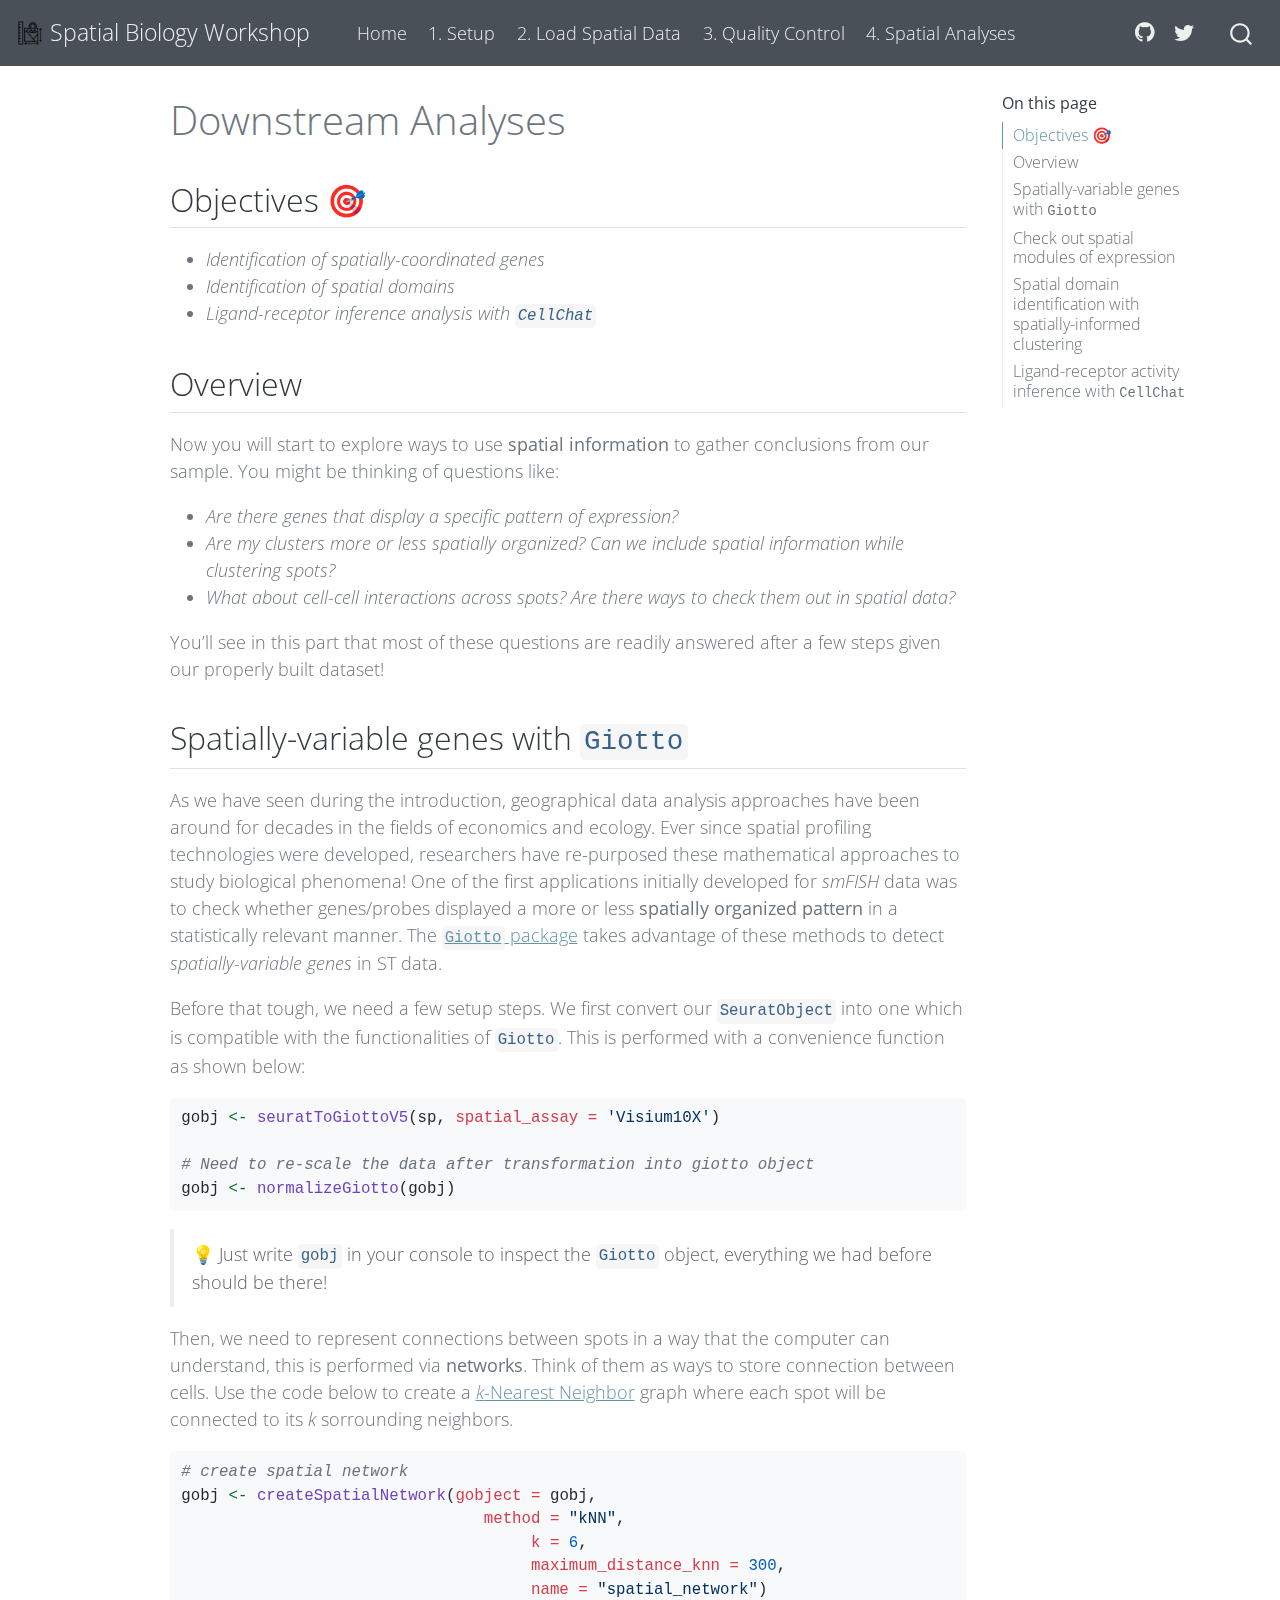
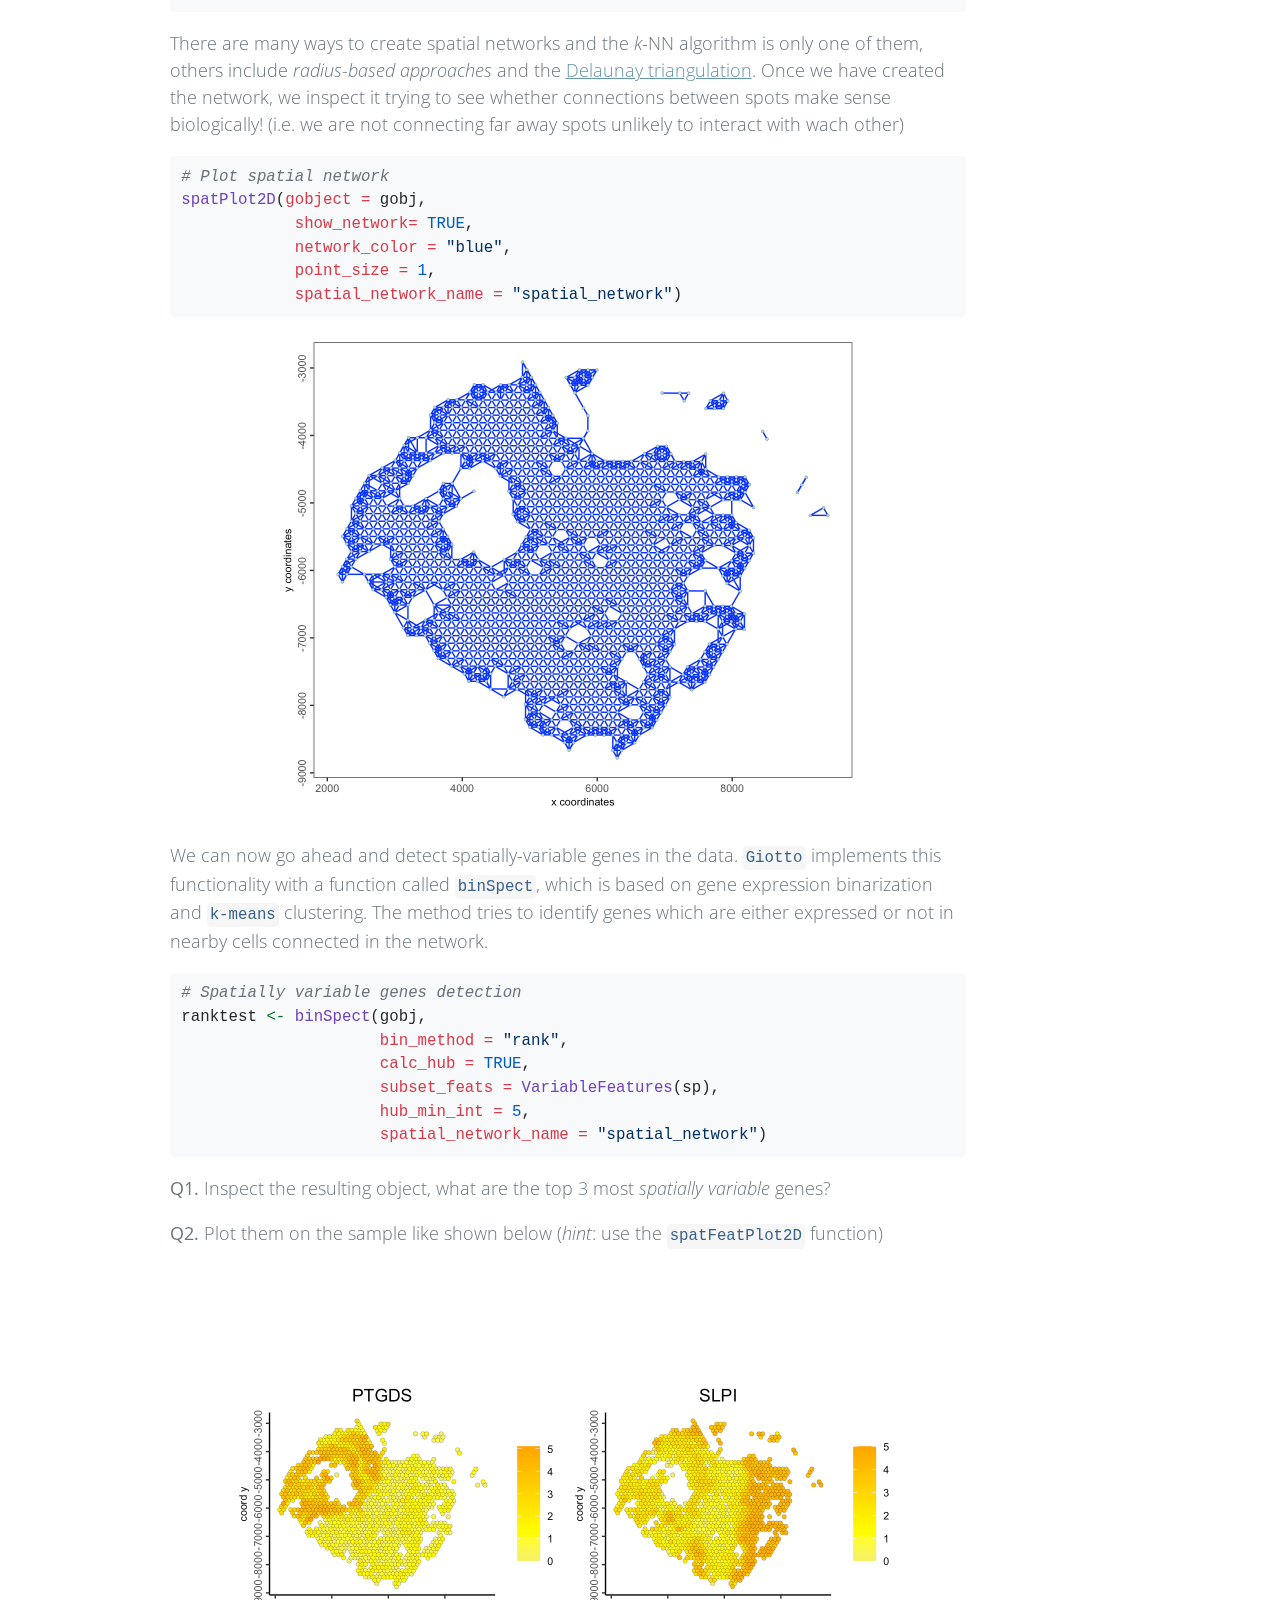
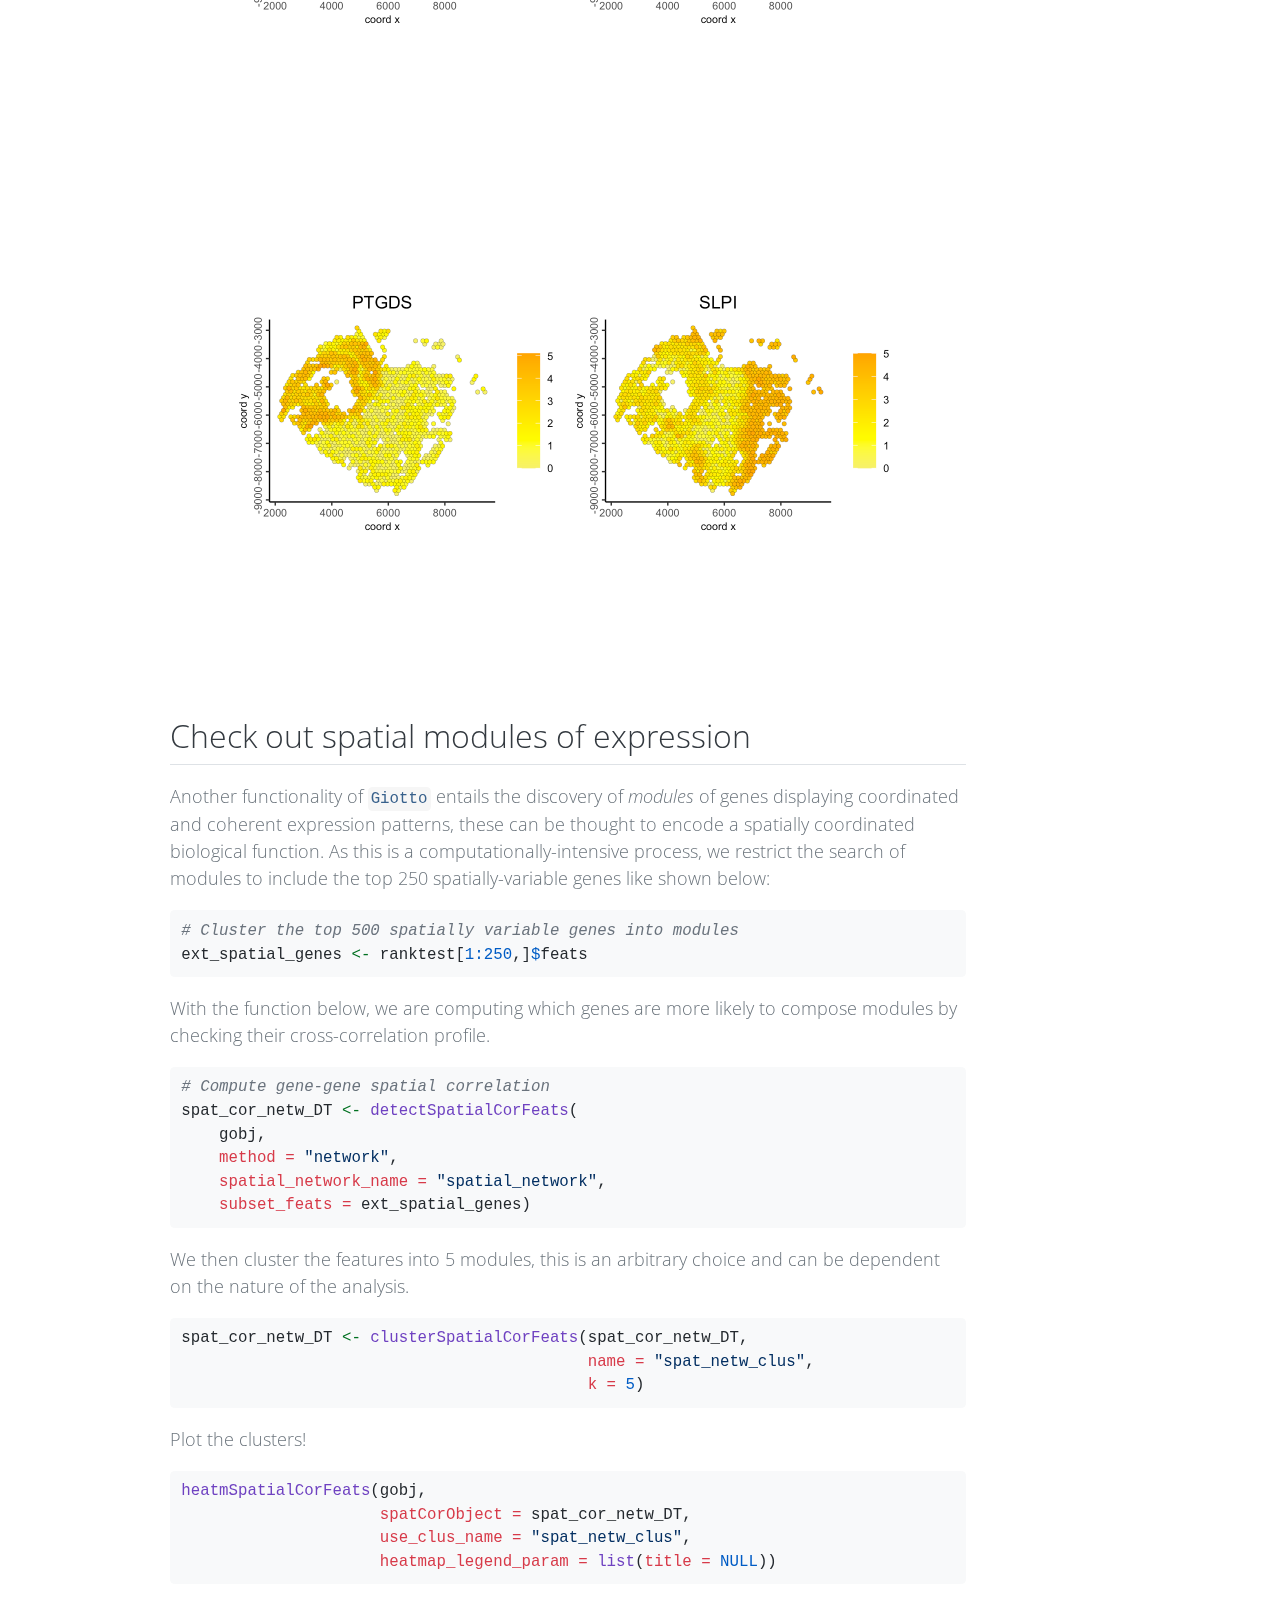
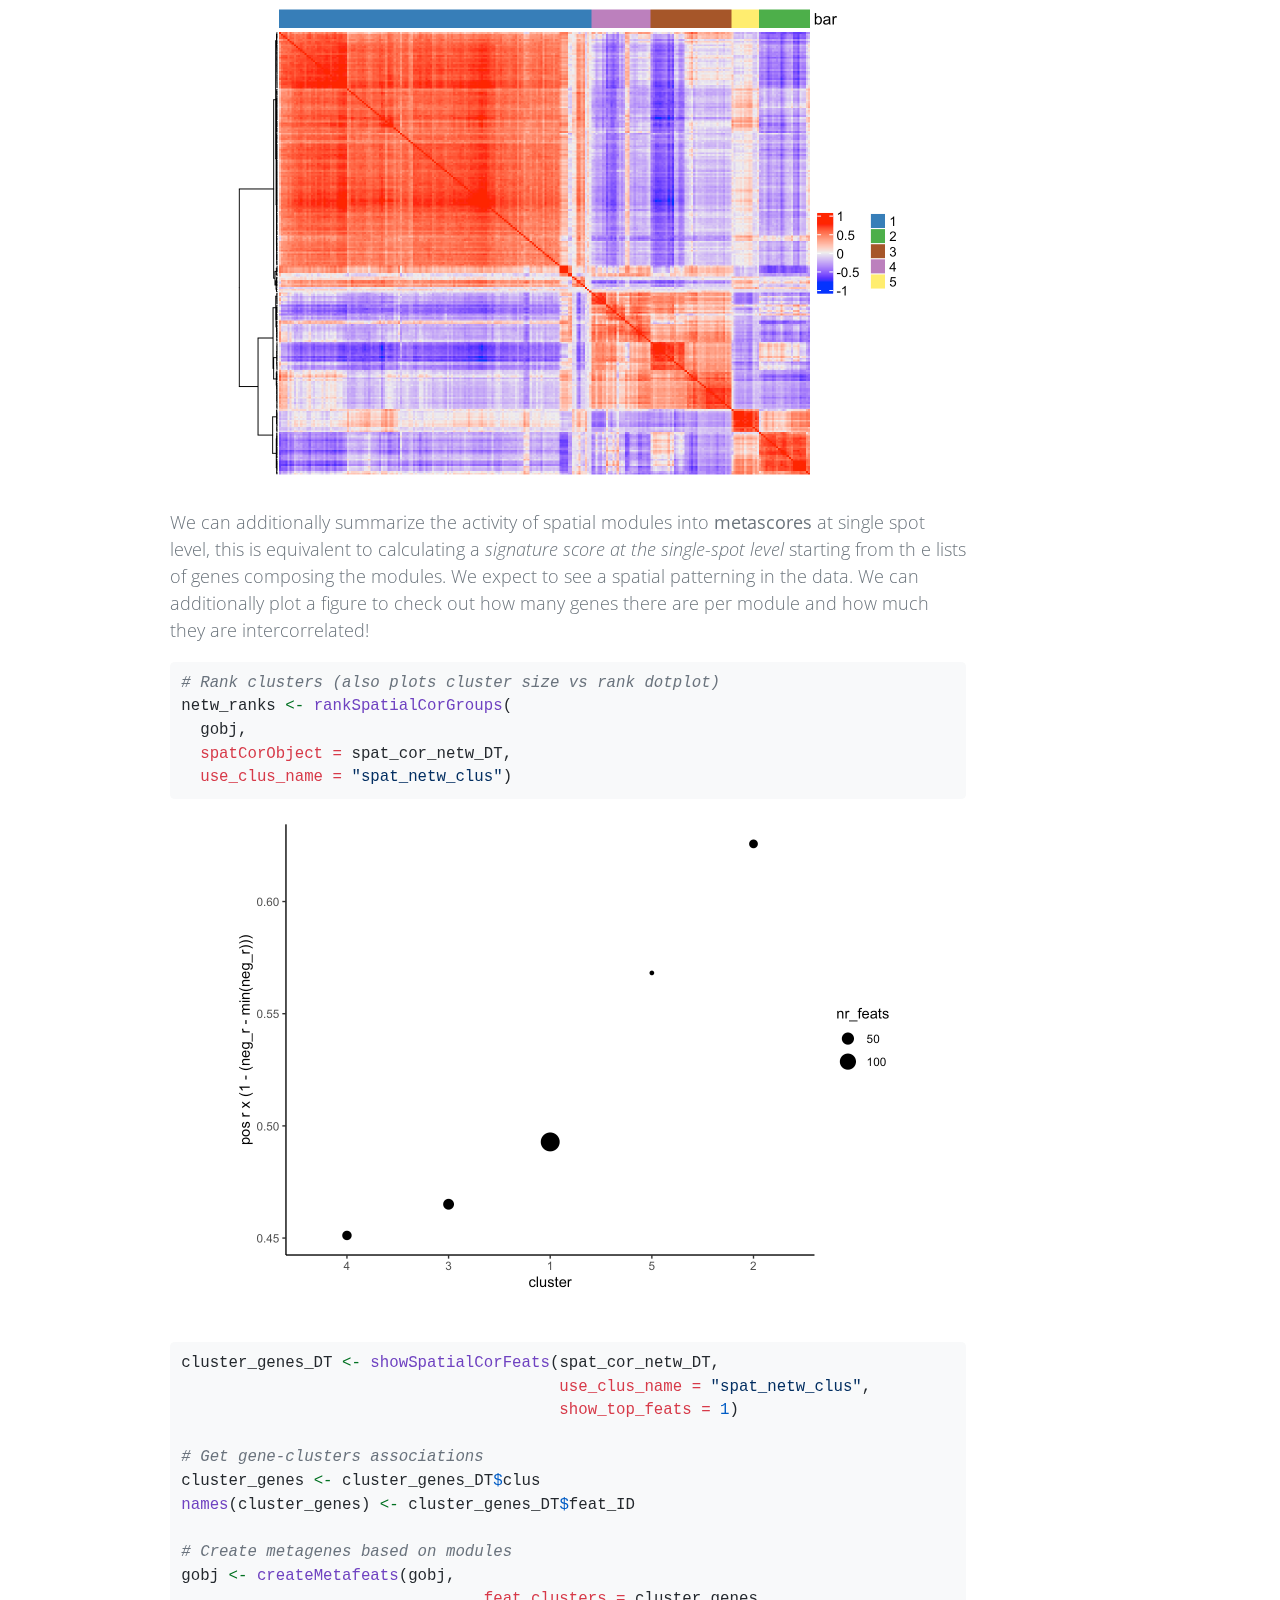
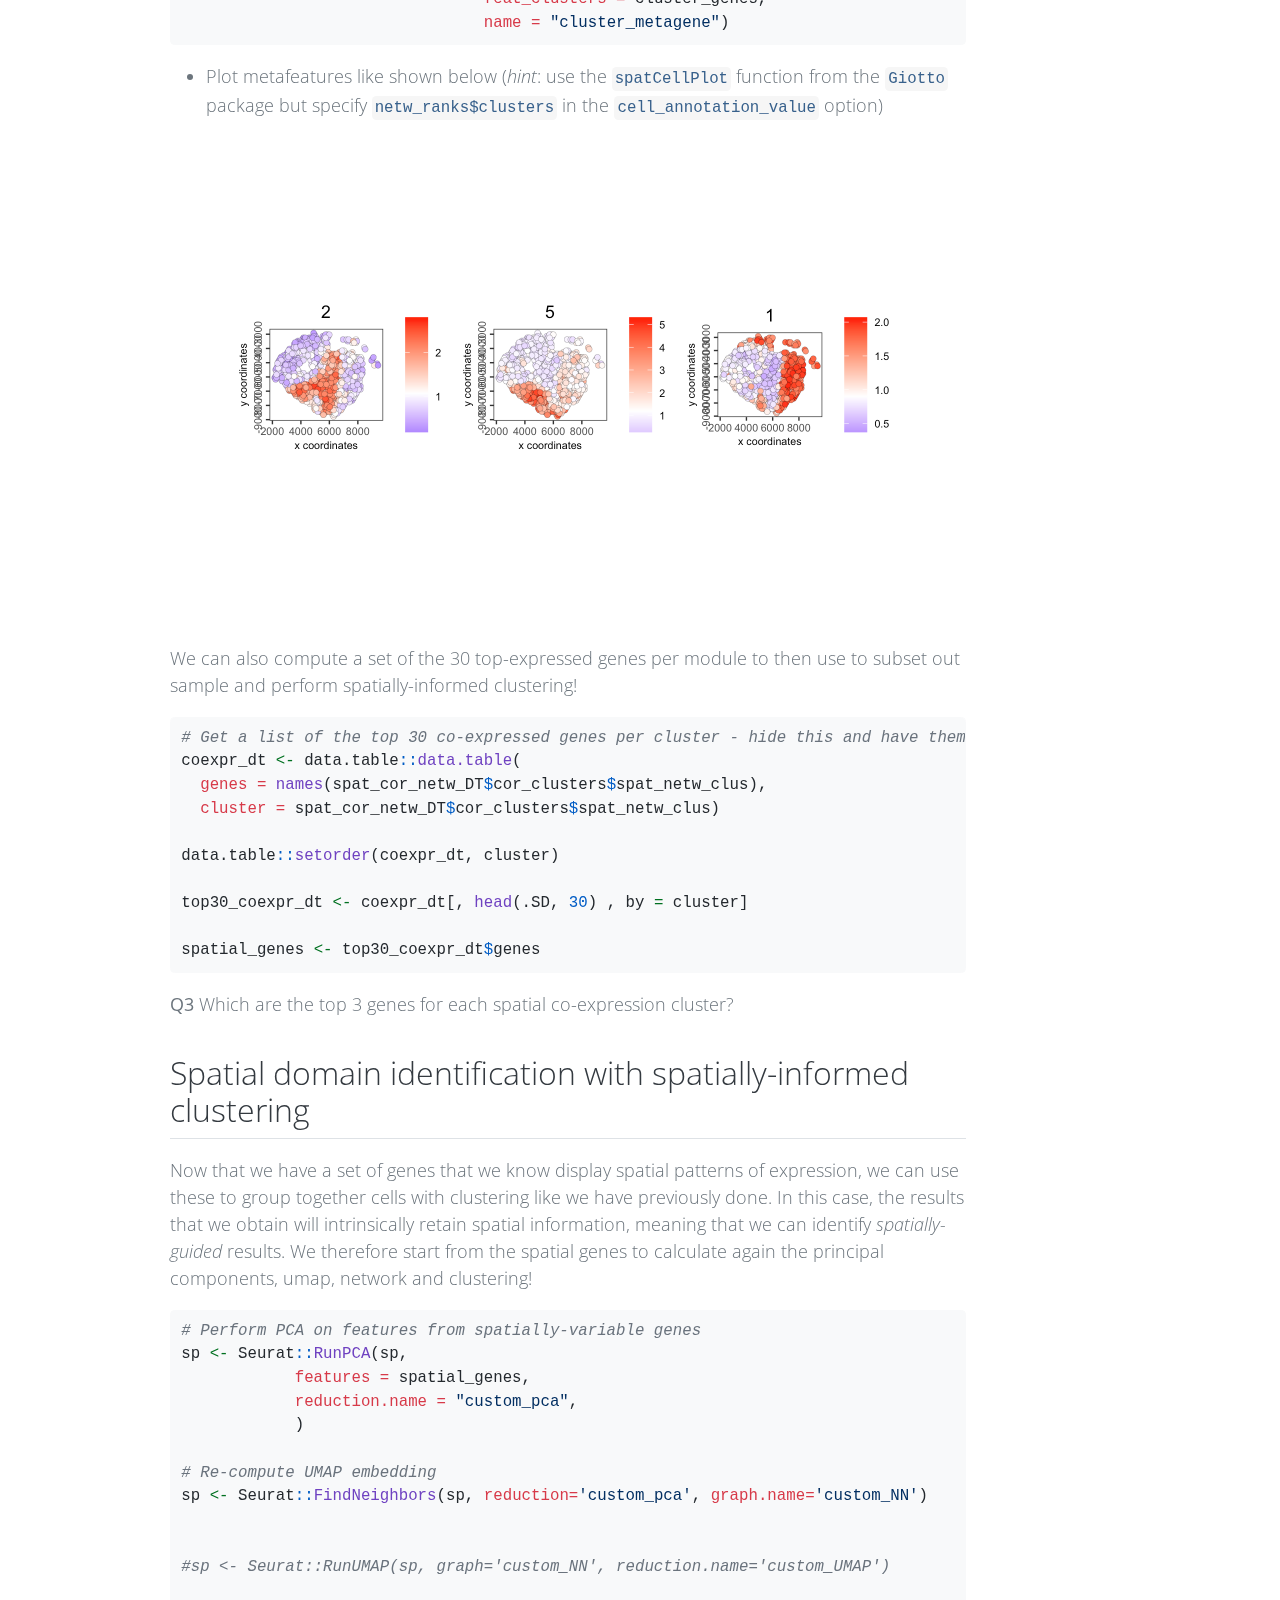
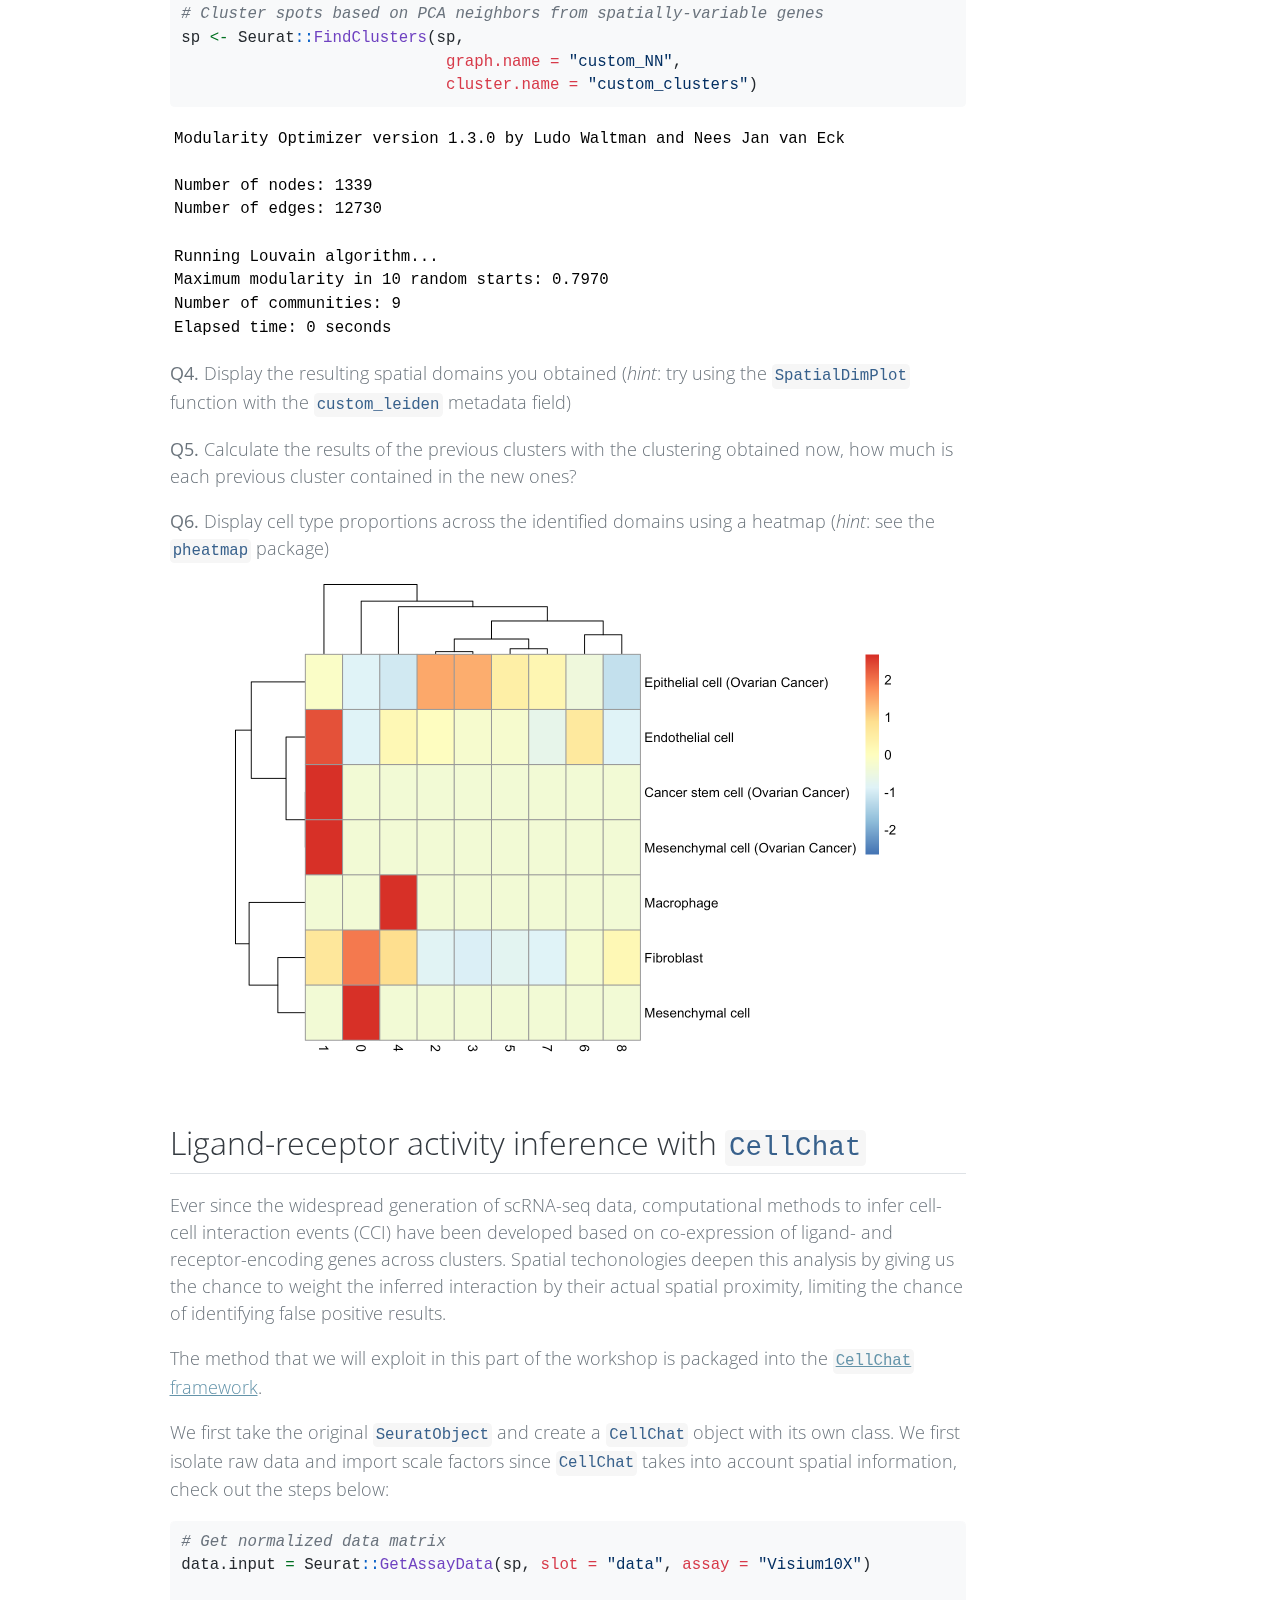
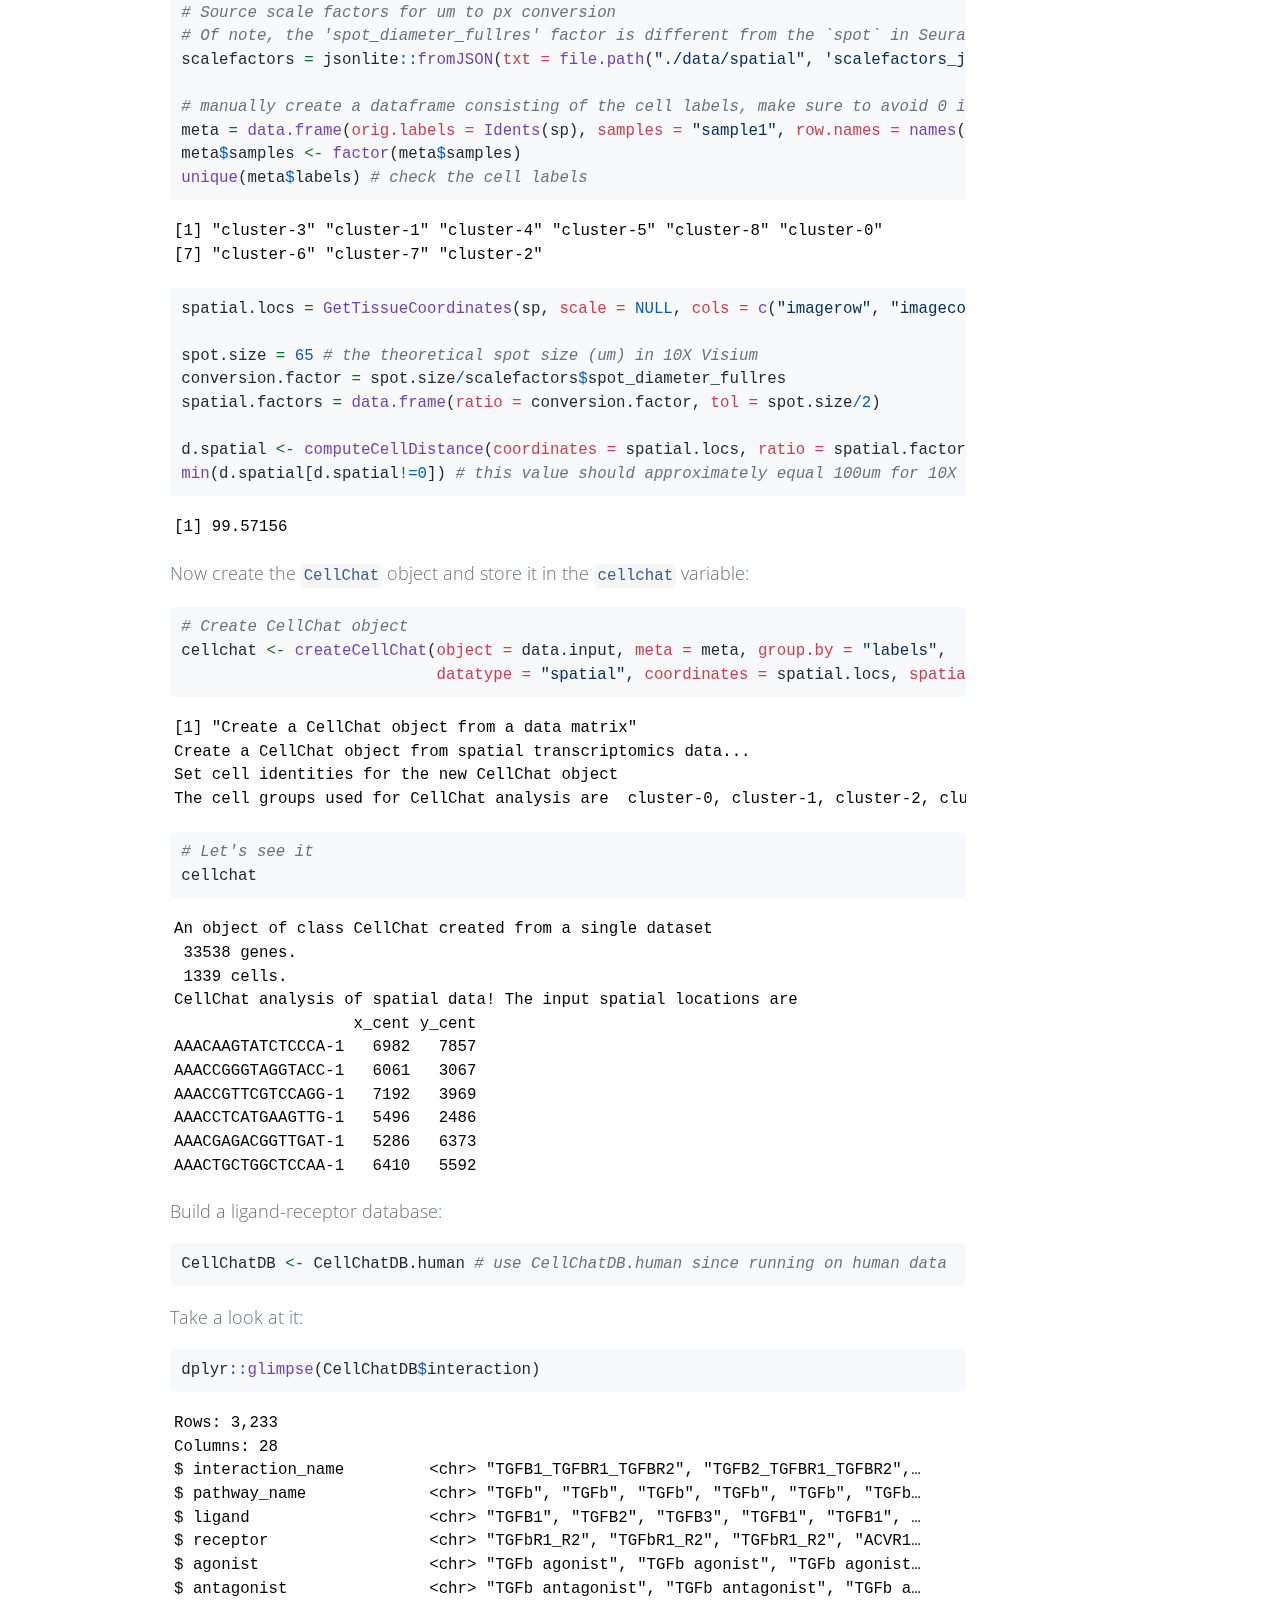
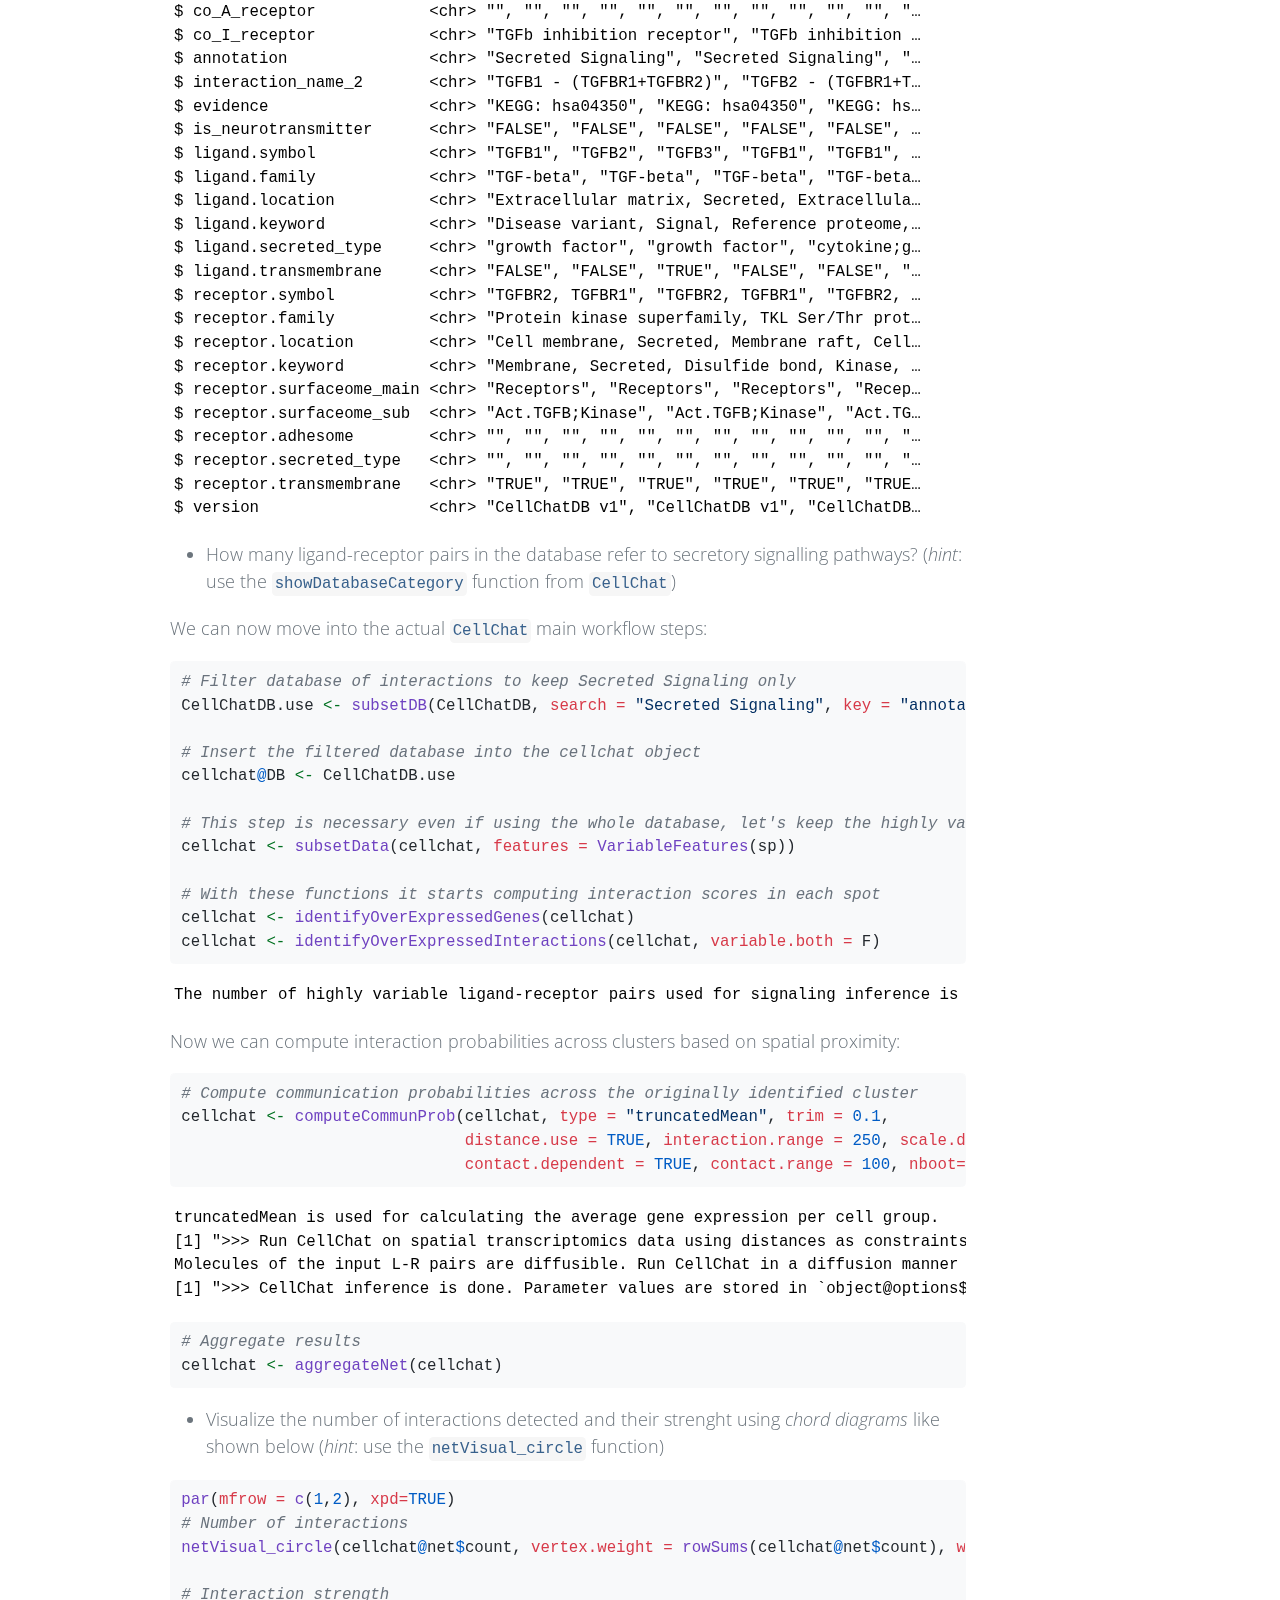
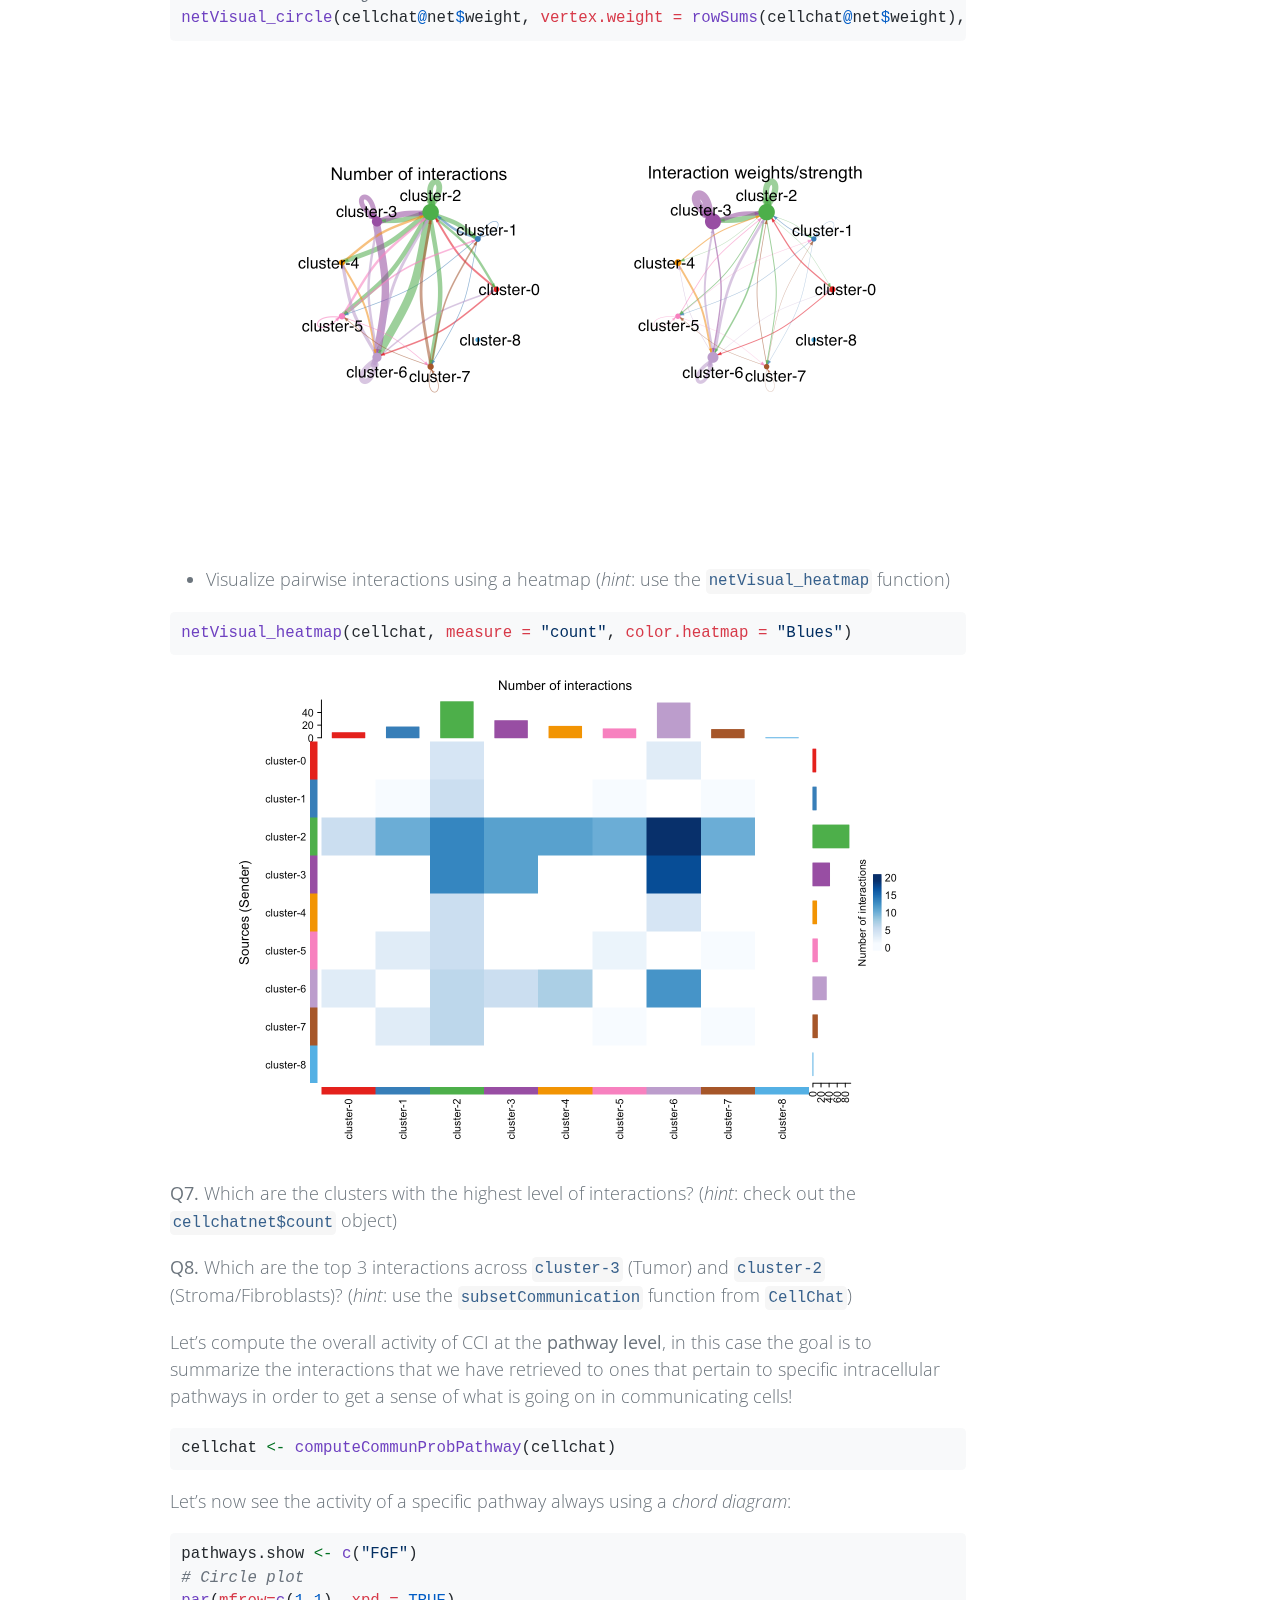
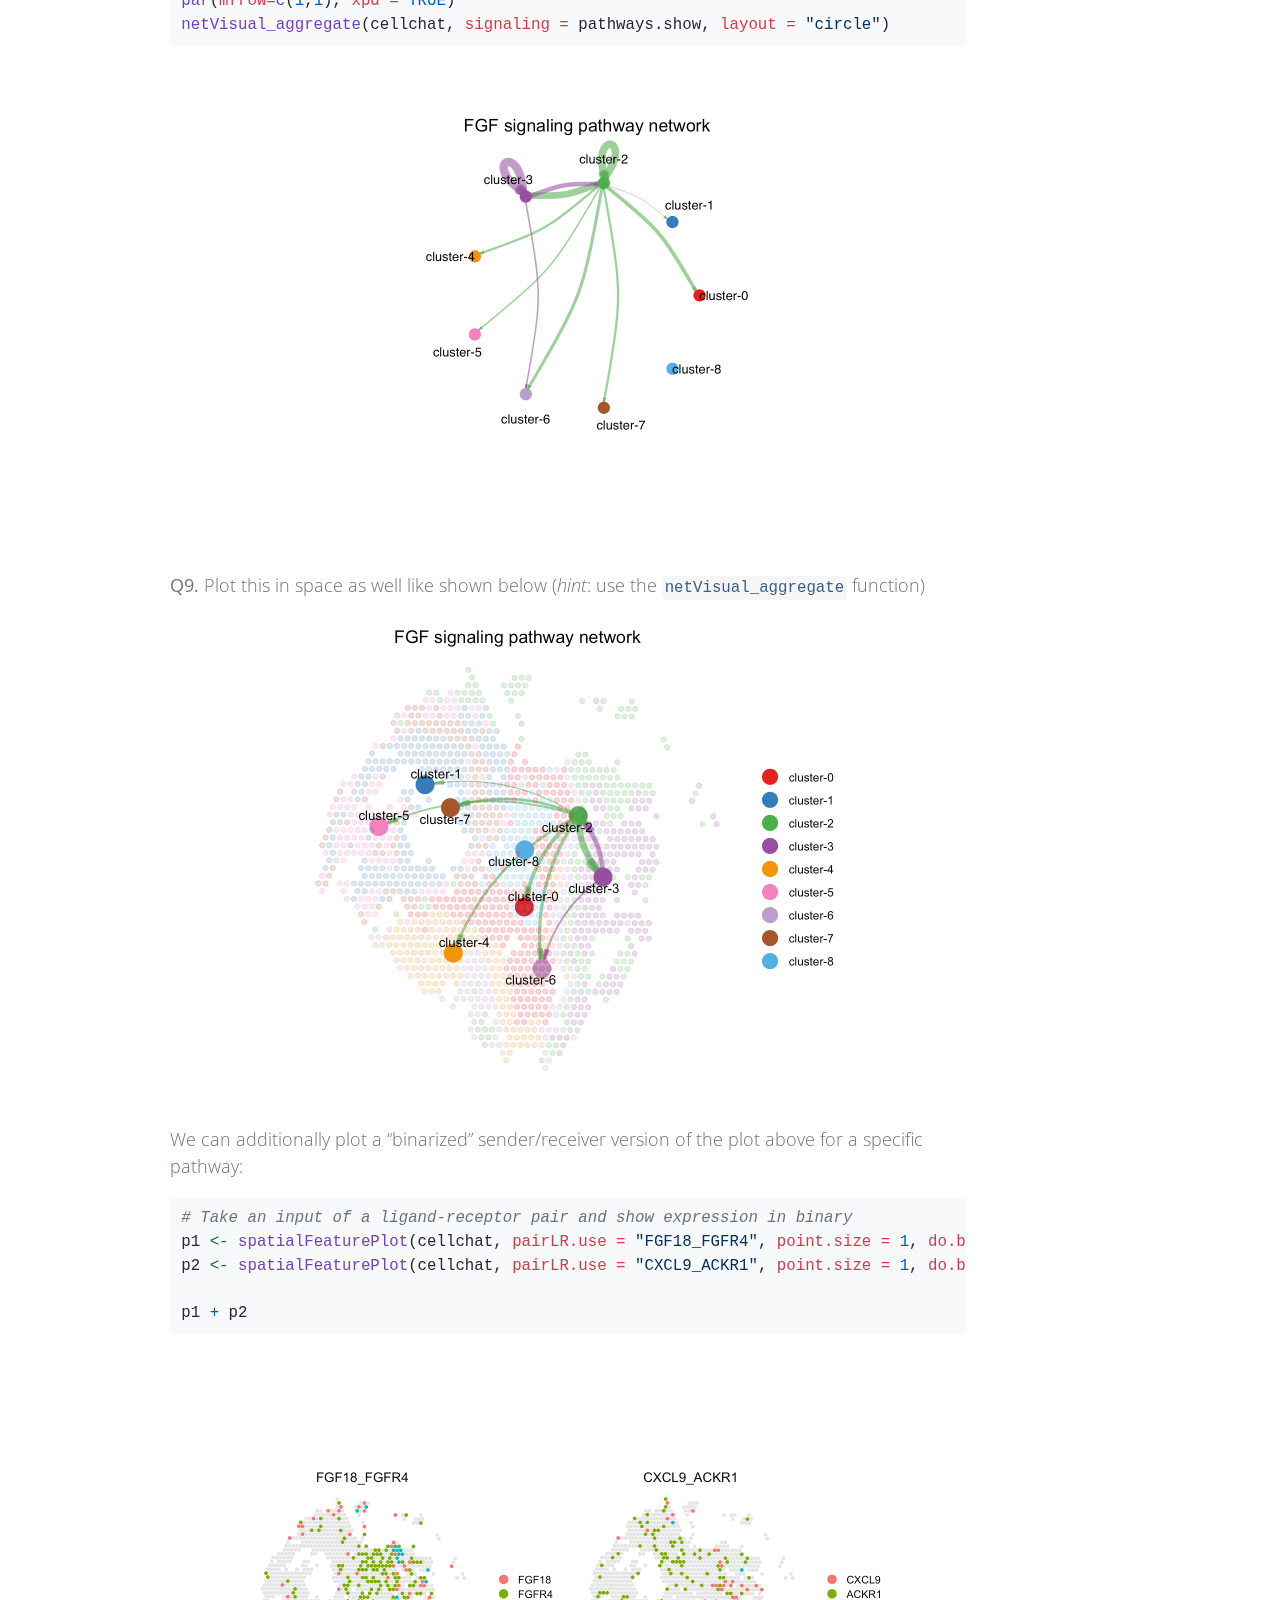
<file: docs/pages/downstream.html>
<!DOCTYPE html>
<html xmlns="http://www.w3.org/1999/xhtml" lang="en" xml:lang="en"><head>

<meta charset="utf-8">
<meta name="generator" content="quarto-1.2.335">

<meta name="viewport" content="width=device-width, initial-scale=1.0, user-scalable=yes">


<title>Spatial Biology Workshop - Downstream Analyses</title>
<style>
code{white-space: pre-wrap;}
span.smallcaps{font-variant: small-caps;}
div.columns{display: flex; gap: min(4vw, 1.5em);}
div.column{flex: auto; overflow-x: auto;}
div.hanging-indent{margin-left: 1.5em; text-indent: -1.5em;}
ul.task-list{list-style: none;}
ul.task-list li input[type="checkbox"] {
  width: 0.8em;
  margin: 0 0.8em 0.2em -1.6em;
  vertical-align: middle;
}
pre > code.sourceCode { white-space: pre; position: relative; }
pre > code.sourceCode > span { display: inline-block; line-height: 1.25; }
pre > code.sourceCode > span:empty { height: 1.2em; }
.sourceCode { overflow: visible; }
code.sourceCode > span { color: inherit; text-decoration: inherit; }
div.sourceCode { margin: 1em 0; }
pre.sourceCode { margin: 0; }
@media screen {
div.sourceCode { overflow: auto; }
}
@media print {
pre > code.sourceCode { white-space: pre-wrap; }
pre > code.sourceCode > span { text-indent: -5em; padding-left: 5em; }
}
pre.numberSource code
  { counter-reset: source-line 0; }
pre.numberSource code > span
  { position: relative; left: -4em; counter-increment: source-line; }
pre.numberSource code > span > a:first-child::before
  { content: counter(source-line);
    position: relative; left: -1em; text-align: right; vertical-align: baseline;
    border: none; display: inline-block;
    -webkit-touch-callout: none; -webkit-user-select: none;
    -khtml-user-select: none; -moz-user-select: none;
    -ms-user-select: none; user-select: none;
    padding: 0 4px; width: 4em;
    color: #aaaaaa;
  }
pre.numberSource { margin-left: 3em; border-left: 1px solid #aaaaaa;  padding-left: 4px; }
div.sourceCode
  {   }
@media screen {
pre > code.sourceCode > span > a:first-child::before { text-decoration: underline; }
}
code span.al { color: #ff0000; font-weight: bold; } /* Alert */
code span.an { color: #60a0b0; font-weight: bold; font-style: italic; } /* Annotation */
code span.at { color: #7d9029; } /* Attribute */
code span.bn { color: #40a070; } /* BaseN */
code span.bu { color: #008000; } /* BuiltIn */
code span.cf { color: #007020; font-weight: bold; } /* ControlFlow */
code span.ch { color: #4070a0; } /* Char */
code span.cn { color: #880000; } /* Constant */
code span.co { color: #60a0b0; font-style: italic; } /* Comment */
code span.cv { color: #60a0b0; font-weight: bold; font-style: italic; } /* CommentVar */
code span.do { color: #ba2121; font-style: italic; } /* Documentation */
code span.dt { color: #902000; } /* DataType */
code span.dv { color: #40a070; } /* DecVal */
code span.er { color: #ff0000; font-weight: bold; } /* Error */
code span.ex { } /* Extension */
code span.fl { color: #40a070; } /* Float */
code span.fu { color: #06287e; } /* Function */
code span.im { color: #008000; font-weight: bold; } /* Import */
code span.in { color: #60a0b0; font-weight: bold; font-style: italic; } /* Information */
code span.kw { color: #007020; font-weight: bold; } /* Keyword */
code span.op { color: #666666; } /* Operator */
code span.ot { color: #007020; } /* Other */
code span.pp { color: #bc7a00; } /* Preprocessor */
code span.sc { color: #4070a0; } /* SpecialChar */
code span.ss { color: #bb6688; } /* SpecialString */
code span.st { color: #4070a0; } /* String */
code span.va { color: #19177c; } /* Variable */
code span.vs { color: #4070a0; } /* VerbatimString */
code span.wa { color: #60a0b0; font-weight: bold; font-style: italic; } /* Warning */
</style>


<script src="../site_libs/quarto-nav/quarto-nav.js"></script>
<script src="../site_libs/quarto-nav/headroom.min.js"></script>
<script src="../site_libs/clipboard/clipboard.min.js"></script>
<script src="../site_libs/quarto-search/autocomplete.umd.js"></script>
<script src="../site_libs/quarto-search/fuse.min.js"></script>
<script src="../site_libs/quarto-search/quarto-search.js"></script>
<meta name="quarto:offset" content="../">
<link href=".././src/icon.png" rel="icon" type="image/png">
<script src="../site_libs/quarto-html/quarto.js"></script>
<script src="../site_libs/quarto-html/popper.min.js"></script>
<script src="../site_libs/quarto-html/tippy.umd.min.js"></script>
<script src="../site_libs/quarto-html/anchor.min.js"></script>
<link href="../site_libs/quarto-html/tippy.css" rel="stylesheet">
<link href="../site_libs/quarto-html/quarto-syntax-highlighting.css" rel="stylesheet" id="quarto-text-highlighting-styles">
<script src="../site_libs/bootstrap/bootstrap.min.js"></script>
<link href="../site_libs/bootstrap/bootstrap-icons.css" rel="stylesheet">
<link href="../site_libs/bootstrap/bootstrap.min.css" rel="stylesheet" id="quarto-bootstrap" data-mode="light">
<script id="quarto-search-options" type="application/json">{
  "location": "navbar",
  "copy-button": false,
  "collapse-after": 3,
  "panel-placement": "end",
  "type": "overlay",
  "limit": 20,
  "language": {
    "search-no-results-text": "No results",
    "search-matching-documents-text": "matching documents",
    "search-copy-link-title": "Copy link to search",
    "search-hide-matches-text": "Hide additional matches",
    "search-more-match-text": "more match in this document",
    "search-more-matches-text": "more matches in this document",
    "search-clear-button-title": "Clear",
    "search-detached-cancel-button-title": "Cancel",
    "search-submit-button-title": "Submit"
  }
}</script>


</head>

<body class="nav-fixed">

<div id="quarto-search-results"></div>
  <header id="quarto-header" class="headroom fixed-top">
    <nav class="navbar navbar-expand-lg navbar-dark ">
      <div class="navbar-container container-fluid">
      <div class="navbar-brand-container">
    <a href="../index.html" class="navbar-brand navbar-brand-logo">
    <img src=".././src/icon.png" alt="" class="navbar-logo">
    </a>
    <a class="navbar-brand" href="../index.html">
    <span class="navbar-title">Spatial Biology Workshop</span>
    </a>
  </div>
          <button class="navbar-toggler" type="button" data-bs-toggle="collapse" data-bs-target="#navbarCollapse" aria-controls="navbarCollapse" aria-expanded="false" aria-label="Toggle navigation" onclick="if (window.quartoToggleHeadroom) { window.quartoToggleHeadroom(); }">
  <span class="navbar-toggler-icon"></span>
</button>
          <div class="collapse navbar-collapse" id="navbarCollapse">
            <ul class="navbar-nav navbar-nav-scroll me-auto">
  <li class="nav-item">
    <a class="nav-link" href="../pages/index.html">
 <span class="menu-text">Home</span></a>
  </li>  
  <li class="nav-item">
    <a class="nav-link" href="../pages/setup.html">
 <span class="menu-text">1. Setup</span></a>
  </li>  
  <li class="nav-item">
    <a class="nav-link" href="../pages/spatial-data.html">
 <span class="menu-text">2. Load Spatial Data</span></a>
  </li>  
  <li class="nav-item">
    <a class="nav-link" href="../pages/quality-control.html">
 <span class="menu-text">3. Quality Control</span></a>
  </li>  
  <li class="nav-item">
    <a class="nav-link active" href="../pages/downstream.html" aria-current="page">
 <span class="menu-text">4. Spatial Analyses</span></a>
  </li>  
</ul>
            <ul class="navbar-nav navbar-nav-scroll ms-auto">
  <li class="nav-item compact">
    <a class="nav-link" href="https://github.com/paganilab"><i class="bi bi-github" role="img">
</i> 
 <span class="menu-text"></span></a>
  </li>  
  <li class="nav-item compact">
    <a class="nav-link" href="https://twitter.com/LabPagani"><i class="bi bi-twitter" role="img">
</i> 
 <span class="menu-text"></span></a>
  </li>  
</ul>
              <div id="quarto-search" class="" title="Search"></div>
          </div> <!-- /navcollapse -->
      </div> <!-- /container-fluid -->
    </nav>
</header>
<!-- content -->
<div id="quarto-content" class="quarto-container page-columns page-rows-contents page-layout-article page-navbar">
<!-- sidebar -->
<!-- margin-sidebar -->
    <div id="quarto-margin-sidebar" class="sidebar margin-sidebar">
        <nav id="TOC" role="doc-toc" class="toc-active">
    <h2 id="toc-title">On this page</h2>
   
  <ul>
  <li><a href="#objectives" id="toc-objectives" class="nav-link active" data-scroll-target="#objectives">Objectives 🎯</a></li>
  <li><a href="#overview" id="toc-overview" class="nav-link" data-scroll-target="#overview">Overview</a></li>
  <li><a href="#spatially-variable-genes-with-giotto" id="toc-spatially-variable-genes-with-giotto" class="nav-link" data-scroll-target="#spatially-variable-genes-with-giotto">Spatially-variable genes with <code>Giotto</code></a></li>
  <li><a href="#check-out-spatial-modules-of-expression" id="toc-check-out-spatial-modules-of-expression" class="nav-link" data-scroll-target="#check-out-spatial-modules-of-expression">Check out spatial modules of expression</a></li>
  <li><a href="#spatial-domain-identification-with-spatially-informed-clustering" id="toc-spatial-domain-identification-with-spatially-informed-clustering" class="nav-link" data-scroll-target="#spatial-domain-identification-with-spatially-informed-clustering">Spatial domain identification with spatially-informed clustering</a></li>
  <li><a href="#ligand-receptor-activity-inference-with-cellchat" id="toc-ligand-receptor-activity-inference-with-cellchat" class="nav-link" data-scroll-target="#ligand-receptor-activity-inference-with-cellchat">Ligand-receptor activity inference with <code>CellChat</code></a></li>
  </ul>
</nav>
    </div>
<!-- main -->
<main class="content" id="quarto-document-content">

<header id="title-block-header" class="quarto-title-block default">
<div class="quarto-title">
<h1 class="title">Downstream Analyses</h1>
</div>



<div class="quarto-title-meta">

    
  
    
  </div>
  

</header>

<section id="objectives" class="level2">
<h2 class="anchored" data-anchor-id="objectives">Objectives 🎯</h2>
<ul>
<li><em>Identification of spatially-coordinated genes</em></li>
<li><em>Identification of spatial domains</em></li>
<li><em>Ligand-receptor inference analysis with <code>CellChat</code></em></li>
</ul>
</section>
<section id="overview" class="level2">
<h2 class="anchored" data-anchor-id="overview">Overview</h2>
<p>Now you will start to explore ways to use <strong>spatial information</strong> to gather conclusions from our sample. You might be thinking of questions like:</p>
<ul>
<li><em>Are there genes that display a specific pattern of expression?</em></li>
<li><em>Are my clusters more or less spatially organized? Can we include spatial information while clustering spots?</em></li>
<li><em>What about cell-cell interactions across spots? Are there ways to check them out in spatial data?</em></li>
</ul>
<p>You’ll see in this part that most of these questions are readily answered after a few steps given our properly built dataset!</p>
</section>
<section id="spatially-variable-genes-with-giotto" class="level2">
<h2 class="anchored" data-anchor-id="spatially-variable-genes-with-giotto">Spatially-variable genes with <code>Giotto</code></h2>
<p>As we have seen during the introduction, geographical data analysis approaches have been around for decades in the fields of economics and ecology. Ever since spatial profiling technologies were developed, researchers have re-purposed these mathematical approaches to study biological phenomena! One of the first applications initially developed for <em>smFISH</em> data was to check whether genes/probes displayed a more or less <strong>spatially organized pattern</strong> in a statistically relevant manner. The <a href="https://drieslab.github.io/Giotto_website/"><code>Giotto</code> package</a> takes advantage of these methods to detect <em>spatially-variable genes</em> in ST data.</p>
<p>Before that tough, we need a few setup steps. We first convert our <code>SeuratObject</code> into one which is compatible with the functionalities of <code>Giotto</code>. This is performed with a convenience function as shown below:</p>
<div class="cell" data-layout-align="center">
<div class="sourceCode cell-code" id="cb1"><pre class="sourceCode r code-with-copy"><code class="sourceCode r"><span id="cb1-1"><a href="#cb1-1" aria-hidden="true" tabindex="-1"></a>gobj <span class="ot">&lt;-</span> <span class="fu">seuratToGiottoV5</span>(sp, <span class="at">spatial_assay =</span> <span class="st">'Visium10X'</span>)</span>
<span id="cb1-2"><a href="#cb1-2" aria-hidden="true" tabindex="-1"></a></span>
<span id="cb1-3"><a href="#cb1-3" aria-hidden="true" tabindex="-1"></a><span class="co"># Need to re-scale the data after transformation into giotto object</span></span>
<span id="cb1-4"><a href="#cb1-4" aria-hidden="true" tabindex="-1"></a>gobj <span class="ot">&lt;-</span> <span class="fu">normalizeGiotto</span>(gobj)</span></code><button title="Copy to Clipboard" class="code-copy-button"><i class="bi"></i></button></pre></div>
</div>
<blockquote class="blockquote">
<p>💡 Just write <code>gobj</code> in your console to inspect the <code>Giotto</code> object, everything we had before should be there!</p>
</blockquote>
<p>Then, we need to represent connections between spots in a way that the computer can understand, this is performed via <strong>networks</strong>. Think of them as ways to store connection between cells. Use the code below to create a <a href="https://en.wikipedia.org/wiki/K-nearest_neighbors_algorithm"><em>k</em>-Nearest Neighbor</a> graph where each spot will be connected to its <em>k</em> sorrounding neighbors.</p>
<div class="cell" data-layout-align="center">
<div class="sourceCode cell-code" id="cb2"><pre class="sourceCode r code-with-copy"><code class="sourceCode r"><span id="cb2-1"><a href="#cb2-1" aria-hidden="true" tabindex="-1"></a><span class="co"># create spatial network</span></span>
<span id="cb2-2"><a href="#cb2-2" aria-hidden="true" tabindex="-1"></a>gobj <span class="ot">&lt;-</span> <span class="fu">createSpatialNetwork</span>(<span class="at">gobject =</span> gobj,</span>
<span id="cb2-3"><a href="#cb2-3" aria-hidden="true" tabindex="-1"></a>                                <span class="at">method =</span> <span class="st">"kNN"</span>, </span>
<span id="cb2-4"><a href="#cb2-4" aria-hidden="true" tabindex="-1"></a>                                     <span class="at">k =</span> <span class="dv">6</span>,</span>
<span id="cb2-5"><a href="#cb2-5" aria-hidden="true" tabindex="-1"></a>                                     <span class="at">maximum_distance_knn =</span> <span class="dv">300</span>,</span>
<span id="cb2-6"><a href="#cb2-6" aria-hidden="true" tabindex="-1"></a>                                     <span class="at">name =</span> <span class="st">"spatial_network"</span>)</span></code><button title="Copy to Clipboard" class="code-copy-button"><i class="bi"></i></button></pre></div>
</div>
<p>There are many ways to create spatial networks and the <em>k</em>-NN algorithm is only one of them, others include <em>radius-based approaches</em> and the <a href="https://en.wikipedia.org/wiki/Delaunay_triangulation">Delaunay triangulation</a>. Once we have created the network, we inspect it trying to see whether connections between spots make sense biologically! (i.e.&nbsp;we are not connecting far away spots unlikely to interact with wach other)</p>
<div class="cell" data-layout-align="center">
<div class="sourceCode cell-code" id="cb3"><pre class="sourceCode r code-with-copy"><code class="sourceCode r"><span id="cb3-1"><a href="#cb3-1" aria-hidden="true" tabindex="-1"></a><span class="co"># Plot spatial network</span></span>
<span id="cb3-2"><a href="#cb3-2" aria-hidden="true" tabindex="-1"></a><span class="fu">spatPlot2D</span>(<span class="at">gobject =</span> gobj,  </span>
<span id="cb3-3"><a href="#cb3-3" aria-hidden="true" tabindex="-1"></a>            <span class="at">show_network=</span> <span class="cn">TRUE</span>,</span>
<span id="cb3-4"><a href="#cb3-4" aria-hidden="true" tabindex="-1"></a>            <span class="at">network_color =</span> <span class="st">"blue"</span>,</span>
<span id="cb3-5"><a href="#cb3-5" aria-hidden="true" tabindex="-1"></a>            <span class="at">point_size =</span> <span class="dv">1</span>, </span>
<span id="cb3-6"><a href="#cb3-6" aria-hidden="true" tabindex="-1"></a>            <span class="at">spatial_network_name =</span> <span class="st">"spatial_network"</span>)</span></code><button title="Copy to Clipboard" class="code-copy-button"><i class="bi"></i></button></pre></div>
<div class="cell-output-display">
<div class="quarto-figure quarto-figure-center">
<figure class="figure">
<p><img src="downstream_files/figure-html/unnamed-chunk-4-1.png" class="img-fluid figure-img" width="672"></p>
</figure>
</div>
</div>
</div>
<p>We can now go ahead and detect spatially-variable genes in the data. <code>Giotto</code> implements this functionality with a function called <code>binSpect</code>, which is based on gene expression binarization and <code>k-means</code> clustering. The method tries to identify genes which are either expressed or not in nearby cells connected in the network.</p>
<div class="cell" data-layout-align="center">
<div class="sourceCode cell-code" id="cb4"><pre class="sourceCode r code-with-copy"><code class="sourceCode r"><span id="cb4-1"><a href="#cb4-1" aria-hidden="true" tabindex="-1"></a><span class="co"># Spatially variable genes detection</span></span>
<span id="cb4-2"><a href="#cb4-2" aria-hidden="true" tabindex="-1"></a>ranktest <span class="ot">&lt;-</span> <span class="fu">binSpect</span>(gobj, </span>
<span id="cb4-3"><a href="#cb4-3" aria-hidden="true" tabindex="-1"></a>                     <span class="at">bin_method =</span> <span class="st">"rank"</span>,</span>
<span id="cb4-4"><a href="#cb4-4" aria-hidden="true" tabindex="-1"></a>                     <span class="at">calc_hub =</span> <span class="cn">TRUE</span>,</span>
<span id="cb4-5"><a href="#cb4-5" aria-hidden="true" tabindex="-1"></a>                     <span class="at">subset_feats =</span> <span class="fu">VariableFeatures</span>(sp),</span>
<span id="cb4-6"><a href="#cb4-6" aria-hidden="true" tabindex="-1"></a>                     <span class="at">hub_min_int =</span> <span class="dv">5</span>,</span>
<span id="cb4-7"><a href="#cb4-7" aria-hidden="true" tabindex="-1"></a>                     <span class="at">spatial_network_name =</span> <span class="st">"spatial_network"</span>)</span></code><button title="Copy to Clipboard" class="code-copy-button"><i class="bi"></i></button></pre></div>
</div>
<p><strong>Q1.</strong> Inspect the resulting object, what are the top 3 most <em>spatially variable</em> genes?</p>
<p><strong>Q2.</strong> Plot them on the sample like shown below (<em>hint</em>: use the <code>spatFeatPlot2D</code> function)</p>
<div class="cell" data-layout-align="center">
<div class="cell-output-display">
<div class="quarto-figure quarto-figure-center">
<figure class="figure">
<p><img src="downstream_files/figure-html/unnamed-chunk-6-1.png" class="img-fluid figure-img" width="672"></p>
</figure>
</div>
</div>
<div class="cell-output-display">
<div class="quarto-figure quarto-figure-center">
<figure class="figure">
<p><img src="downstream_files/figure-html/unnamed-chunk-6-2.png" class="img-fluid figure-img" width="672"></p>
</figure>
</div>
</div>
</div>
</section>
<section id="check-out-spatial-modules-of-expression" class="level2">
<h2 class="anchored" data-anchor-id="check-out-spatial-modules-of-expression">Check out spatial modules of expression</h2>
<p>Another functionality of <code>Giotto</code> entails the discovery of <em>modules</em> of genes displaying coordinated and coherent expression patterns, these can be thought to encode a spatially coordinated biological function. As this is a computationally-intensive process, we restrict the search of modules to include the top 250 spatially-variable genes like shown below:</p>
<div class="cell" data-layout-align="center">
<div class="sourceCode cell-code" id="cb5"><pre class="sourceCode r code-with-copy"><code class="sourceCode r"><span id="cb5-1"><a href="#cb5-1" aria-hidden="true" tabindex="-1"></a><span class="co"># Cluster the top 500 spatially variable genes into modules</span></span>
<span id="cb5-2"><a href="#cb5-2" aria-hidden="true" tabindex="-1"></a>ext_spatial_genes <span class="ot">&lt;-</span> ranktest[<span class="dv">1</span><span class="sc">:</span><span class="dv">250</span>,]<span class="sc">$</span>feats</span></code><button title="Copy to Clipboard" class="code-copy-button"><i class="bi"></i></button></pre></div>
</div>
<p>With the function below, we are computing which genes are more likely to compose modules by checking their cross-correlation profile.</p>
<div class="cell" data-layout-align="center">
<div class="sourceCode cell-code" id="cb6"><pre class="sourceCode r code-with-copy"><code class="sourceCode r"><span id="cb6-1"><a href="#cb6-1" aria-hidden="true" tabindex="-1"></a><span class="co"># Compute gene-gene spatial correlation</span></span>
<span id="cb6-2"><a href="#cb6-2" aria-hidden="true" tabindex="-1"></a>spat_cor_netw_DT <span class="ot">&lt;-</span> <span class="fu">detectSpatialCorFeats</span>(</span>
<span id="cb6-3"><a href="#cb6-3" aria-hidden="true" tabindex="-1"></a>    gobj,</span>
<span id="cb6-4"><a href="#cb6-4" aria-hidden="true" tabindex="-1"></a>    <span class="at">method =</span> <span class="st">"network"</span>,</span>
<span id="cb6-5"><a href="#cb6-5" aria-hidden="true" tabindex="-1"></a>    <span class="at">spatial_network_name =</span> <span class="st">"spatial_network"</span>,</span>
<span id="cb6-6"><a href="#cb6-6" aria-hidden="true" tabindex="-1"></a>    <span class="at">subset_feats =</span> ext_spatial_genes)</span></code><button title="Copy to Clipboard" class="code-copy-button"><i class="bi"></i></button></pre></div>
</div>
<p>We then cluster the features into 5 modules, this is an arbitrary choice and can be dependent on the nature of the analysis.</p>
<div class="cell" data-layout-align="center">
<div class="sourceCode cell-code" id="cb7"><pre class="sourceCode r code-with-copy"><code class="sourceCode r"><span id="cb7-1"><a href="#cb7-1" aria-hidden="true" tabindex="-1"></a>spat_cor_netw_DT <span class="ot">&lt;-</span> <span class="fu">clusterSpatialCorFeats</span>(spat_cor_netw_DT, </span>
<span id="cb7-2"><a href="#cb7-2" aria-hidden="true" tabindex="-1"></a>                                           <span class="at">name =</span> <span class="st">"spat_netw_clus"</span>, </span>
<span id="cb7-3"><a href="#cb7-3" aria-hidden="true" tabindex="-1"></a>                                           <span class="at">k =</span> <span class="dv">5</span>)</span></code><button title="Copy to Clipboard" class="code-copy-button"><i class="bi"></i></button></pre></div>
</div>
<p>Plot the clusters!</p>
<div class="cell" data-layout-align="center">
<div class="sourceCode cell-code" id="cb8"><pre class="sourceCode r code-with-copy"><code class="sourceCode r"><span id="cb8-1"><a href="#cb8-1" aria-hidden="true" tabindex="-1"></a><span class="fu">heatmSpatialCorFeats</span>(gobj,</span>
<span id="cb8-2"><a href="#cb8-2" aria-hidden="true" tabindex="-1"></a>                     <span class="at">spatCorObject =</span> spat_cor_netw_DT,</span>
<span id="cb8-3"><a href="#cb8-3" aria-hidden="true" tabindex="-1"></a>                     <span class="at">use_clus_name =</span> <span class="st">"spat_netw_clus"</span>,</span>
<span id="cb8-4"><a href="#cb8-4" aria-hidden="true" tabindex="-1"></a>                     <span class="at">heatmap_legend_param =</span> <span class="fu">list</span>(<span class="at">title =</span> <span class="cn">NULL</span>))</span></code><button title="Copy to Clipboard" class="code-copy-button"><i class="bi"></i></button></pre></div>
<div class="cell-output-display">
<div class="quarto-figure quarto-figure-center">
<figure class="figure">
<p><img src="downstream_files/figure-html/unnamed-chunk-10-1.png" class="img-fluid figure-img" width="672"></p>
</figure>
</div>
</div>
</div>
<p>We can additionally summarize the activity of spatial modules into <strong>metascores</strong> at single spot level, this is equivalent to calculating a <em>signature score at the single-spot level</em> starting from th e lists of genes composing the modules. We expect to see a spatial patterning in the data. We can additionally plot a figure to check out how many genes there are per module and how much they are intercorrelated!</p>
<div class="cell" data-layout-align="center">
<div class="sourceCode cell-code" id="cb9"><pre class="sourceCode r code-with-copy"><code class="sourceCode r"><span id="cb9-1"><a href="#cb9-1" aria-hidden="true" tabindex="-1"></a><span class="co"># Rank clusters (also plots cluster size vs rank dotplot)</span></span>
<span id="cb9-2"><a href="#cb9-2" aria-hidden="true" tabindex="-1"></a>netw_ranks <span class="ot">&lt;-</span> <span class="fu">rankSpatialCorGroups</span>(</span>
<span id="cb9-3"><a href="#cb9-3" aria-hidden="true" tabindex="-1"></a>  gobj,</span>
<span id="cb9-4"><a href="#cb9-4" aria-hidden="true" tabindex="-1"></a>  <span class="at">spatCorObject =</span> spat_cor_netw_DT, </span>
<span id="cb9-5"><a href="#cb9-5" aria-hidden="true" tabindex="-1"></a>  <span class="at">use_clus_name =</span> <span class="st">"spat_netw_clus"</span>)</span></code><button title="Copy to Clipboard" class="code-copy-button"><i class="bi"></i></button></pre></div>
<div class="cell-output-display">
<div class="quarto-figure quarto-figure-center">
<figure class="figure">
<p><img src="downstream_files/figure-html/unnamed-chunk-11-1.png" class="img-fluid figure-img" width="672"></p>
</figure>
</div>
</div>
<div class="sourceCode cell-code" id="cb10"><pre class="sourceCode r code-with-copy"><code class="sourceCode r"><span id="cb10-1"><a href="#cb10-1" aria-hidden="true" tabindex="-1"></a>cluster_genes_DT <span class="ot">&lt;-</span> <span class="fu">showSpatialCorFeats</span>(spat_cor_netw_DT, </span>
<span id="cb10-2"><a href="#cb10-2" aria-hidden="true" tabindex="-1"></a>                                        <span class="at">use_clus_name =</span> <span class="st">"spat_netw_clus"</span>, </span>
<span id="cb10-3"><a href="#cb10-3" aria-hidden="true" tabindex="-1"></a>                                        <span class="at">show_top_feats =</span> <span class="dv">1</span>)</span>
<span id="cb10-4"><a href="#cb10-4" aria-hidden="true" tabindex="-1"></a></span>
<span id="cb10-5"><a href="#cb10-5" aria-hidden="true" tabindex="-1"></a><span class="co"># Get gene-clusters associations</span></span>
<span id="cb10-6"><a href="#cb10-6" aria-hidden="true" tabindex="-1"></a>cluster_genes <span class="ot">&lt;-</span> cluster_genes_DT<span class="sc">$</span>clus </span>
<span id="cb10-7"><a href="#cb10-7" aria-hidden="true" tabindex="-1"></a><span class="fu">names</span>(cluster_genes) <span class="ot">&lt;-</span> cluster_genes_DT<span class="sc">$</span>feat_ID</span>
<span id="cb10-8"><a href="#cb10-8" aria-hidden="true" tabindex="-1"></a></span>
<span id="cb10-9"><a href="#cb10-9" aria-hidden="true" tabindex="-1"></a><span class="co"># Create metagenes based on modules</span></span>
<span id="cb10-10"><a href="#cb10-10" aria-hidden="true" tabindex="-1"></a>gobj <span class="ot">&lt;-</span> <span class="fu">createMetafeats</span>(gobj, </span>
<span id="cb10-11"><a href="#cb10-11" aria-hidden="true" tabindex="-1"></a>                                <span class="at">feat_clusters =</span> cluster_genes, </span>
<span id="cb10-12"><a href="#cb10-12" aria-hidden="true" tabindex="-1"></a>                                <span class="at">name =</span> <span class="st">"cluster_metagene"</span>)</span></code><button title="Copy to Clipboard" class="code-copy-button"><i class="bi"></i></button></pre></div>
</div>
<ul>
<li>Plot metafeatures like shown below (<em>hint</em>: use the <code>spatCellPlot</code> function from the <code>Giotto</code> package but specify <code>netw_ranks$clusters</code> in the <code>cell_annotation_value</code> option)</li>
</ul>
<div class="cell" data-layout-align="center">
<div class="cell-output-display">
<div class="quarto-figure quarto-figure-center">
<figure class="figure">
<p><img src="downstream_files/figure-html/unnamed-chunk-12-1.png" class="img-fluid figure-img" width="672"></p>
</figure>
</div>
</div>
</div>
<p>We can also compute a set of the 30 top-expressed genes per module to then use to subset out sample and perform spatially-informed clustering!</p>
<div class="cell" data-layout-align="center">
<div class="sourceCode cell-code" id="cb11"><pre class="sourceCode r code-with-copy"><code class="sourceCode r"><span id="cb11-1"><a href="#cb11-1" aria-hidden="true" tabindex="-1"></a><span class="co"># Get a list of the top 30 co-expressed genes per cluster - hide this and have them work it out</span></span>
<span id="cb11-2"><a href="#cb11-2" aria-hidden="true" tabindex="-1"></a>coexpr_dt <span class="ot">&lt;-</span> data.table<span class="sc">::</span><span class="fu">data.table</span>(</span>
<span id="cb11-3"><a href="#cb11-3" aria-hidden="true" tabindex="-1"></a>  <span class="at">genes =</span> <span class="fu">names</span>(spat_cor_netw_DT<span class="sc">$</span>cor_clusters<span class="sc">$</span>spat_netw_clus),</span>
<span id="cb11-4"><a href="#cb11-4" aria-hidden="true" tabindex="-1"></a>  <span class="at">cluster =</span> spat_cor_netw_DT<span class="sc">$</span>cor_clusters<span class="sc">$</span>spat_netw_clus)</span>
<span id="cb11-5"><a href="#cb11-5" aria-hidden="true" tabindex="-1"></a></span>
<span id="cb11-6"><a href="#cb11-6" aria-hidden="true" tabindex="-1"></a>data.table<span class="sc">::</span><span class="fu">setorder</span>(coexpr_dt, cluster)</span>
<span id="cb11-7"><a href="#cb11-7" aria-hidden="true" tabindex="-1"></a></span>
<span id="cb11-8"><a href="#cb11-8" aria-hidden="true" tabindex="-1"></a>top30_coexpr_dt <span class="ot">&lt;-</span> coexpr_dt[, <span class="fu">head</span>(.SD, <span class="dv">30</span>) , by <span class="ot">=</span> cluster]</span>
<span id="cb11-9"><a href="#cb11-9" aria-hidden="true" tabindex="-1"></a></span>
<span id="cb11-10"><a href="#cb11-10" aria-hidden="true" tabindex="-1"></a>spatial_genes <span class="ot">&lt;-</span> top30_coexpr_dt<span class="sc">$</span>genes</span></code><button title="Copy to Clipboard" class="code-copy-button"><i class="bi"></i></button></pre></div>
</div>
<p><strong>Q3</strong> Which are the top 3 genes for each spatial co-expression cluster?</p>
</section>
<section id="spatial-domain-identification-with-spatially-informed-clustering" class="level2">
<h2 class="anchored" data-anchor-id="spatial-domain-identification-with-spatially-informed-clustering">Spatial domain identification with spatially-informed clustering</h2>
<p>Now that we have a set of genes that we know display spatial patterns of expression, we can use these to group together cells with clustering like we have previously done. In this case, the results that we obtain will intrinsically retain spatial information, meaning that we can identify <em>spatially-guided</em> results. We therefore start from the spatial genes to calculate again the principal components, umap, network and clustering!</p>
<div class="cell" data-layout-align="center">
<div class="sourceCode cell-code" id="cb12"><pre class="sourceCode r code-with-copy"><code class="sourceCode r"><span id="cb12-1"><a href="#cb12-1" aria-hidden="true" tabindex="-1"></a><span class="co"># Perform PCA on features from spatially-variable genes</span></span>
<span id="cb12-2"><a href="#cb12-2" aria-hidden="true" tabindex="-1"></a>sp <span class="ot">&lt;-</span> Seurat<span class="sc">::</span><span class="fu">RunPCA</span>(sp,</span>
<span id="cb12-3"><a href="#cb12-3" aria-hidden="true" tabindex="-1"></a>            <span class="at">features =</span> spatial_genes,</span>
<span id="cb12-4"><a href="#cb12-4" aria-hidden="true" tabindex="-1"></a>            <span class="at">reduction.name =</span> <span class="st">"custom_pca"</span>,</span>
<span id="cb12-5"><a href="#cb12-5" aria-hidden="true" tabindex="-1"></a>            )</span>
<span id="cb12-6"><a href="#cb12-6" aria-hidden="true" tabindex="-1"></a></span>
<span id="cb12-7"><a href="#cb12-7" aria-hidden="true" tabindex="-1"></a><span class="co"># Re-compute UMAP embedding</span></span>
<span id="cb12-8"><a href="#cb12-8" aria-hidden="true" tabindex="-1"></a>sp <span class="ot">&lt;-</span> Seurat<span class="sc">::</span><span class="fu">FindNeighbors</span>(sp, <span class="at">reduction=</span><span class="st">'custom_pca'</span>, <span class="at">graph.name=</span><span class="st">'custom_NN'</span>)</span>
<span id="cb12-9"><a href="#cb12-9" aria-hidden="true" tabindex="-1"></a></span>
<span id="cb12-10"><a href="#cb12-10" aria-hidden="true" tabindex="-1"></a></span>
<span id="cb12-11"><a href="#cb12-11" aria-hidden="true" tabindex="-1"></a><span class="co">#sp &lt;- Seurat::RunUMAP(sp, graph='custom_NN', reduction.name='custom_UMAP')</span></span>
<span id="cb12-12"><a href="#cb12-12" aria-hidden="true" tabindex="-1"></a></span>
<span id="cb12-13"><a href="#cb12-13" aria-hidden="true" tabindex="-1"></a><span class="co"># Cluster spots based on PCA neighbors from spatially-variable genes</span></span>
<span id="cb12-14"><a href="#cb12-14" aria-hidden="true" tabindex="-1"></a>sp <span class="ot">&lt;-</span> Seurat<span class="sc">::</span><span class="fu">FindClusters</span>(sp, </span>
<span id="cb12-15"><a href="#cb12-15" aria-hidden="true" tabindex="-1"></a>                            <span class="at">graph.name =</span> <span class="st">"custom_NN"</span>,</span>
<span id="cb12-16"><a href="#cb12-16" aria-hidden="true" tabindex="-1"></a>                            <span class="at">cluster.name =</span> <span class="st">"custom_clusters"</span>)</span></code><button title="Copy to Clipboard" class="code-copy-button"><i class="bi"></i></button></pre></div>
<div class="cell-output cell-output-stdout">
<pre><code>Modularity Optimizer version 1.3.0 by Ludo Waltman and Nees Jan van Eck

Number of nodes: 1339
Number of edges: 12730

Running Louvain algorithm...
Maximum modularity in 10 random starts: 0.7970
Number of communities: 9
Elapsed time: 0 seconds</code></pre>
</div>
</div>
<p><strong>Q4.</strong> Display the resulting spatial domains you obtained (<em>hint</em>: try using the <code>SpatialDimPlot</code> function with the <code>custom_leiden</code> metadata field)</p>
<p><strong>Q5.</strong> Calculate the results of the previous clusters with the clustering obtained now, how much is each previous cluster contained in the new ones?</p>
<p><strong>Q6.</strong> Display cell type proportions across the identified domains using a heatmap (<em>hint</em>: see the <code>pheatmap</code> package)</p>
<div class="cell" data-layout-align="center">
<div class="cell-output-display">
<div class="quarto-figure quarto-figure-center">
<figure class="figure">
<p><img src="downstream_files/figure-html/unnamed-chunk-15-1.png" class="img-fluid figure-img" width="672"></p>
</figure>
</div>
</div>
</div>
</section>
<section id="ligand-receptor-activity-inference-with-cellchat" class="level2">
<h2 class="anchored" data-anchor-id="ligand-receptor-activity-inference-with-cellchat">Ligand-receptor activity inference with <code>CellChat</code></h2>
<p>Ever since the widespread generation of scRNA-seq data, computational methods to infer cell-cell interaction events (CCI) have been developed based on co-expression of ligand- and receptor-encoding genes across clusters. Spatial techonologies deepen this analysis by giving us the chance to weight the inferred interaction by their actual spatial proximity, limiting the chance of identifying false positive results.</p>
<p>The method that we will exploit in this part of the workshop is packaged into the <a href="https://github.com/jinworks/CellChat"><code>CellChat</code> framework</a>.</p>
<p>We first take the original <code>SeuratObject</code> and create a <code>CellChat</code> object with its own class. We first isolate raw data and import scale factors since <code>CellChat</code> takes into account spatial information, check out the steps below:</p>
<div class="cell" data-layout-align="center">
<div class="sourceCode cell-code" id="cb14"><pre class="sourceCode r code-with-copy"><code class="sourceCode r"><span id="cb14-1"><a href="#cb14-1" aria-hidden="true" tabindex="-1"></a><span class="co"># Get normalized data matrix</span></span>
<span id="cb14-2"><a href="#cb14-2" aria-hidden="true" tabindex="-1"></a>data.input <span class="ot">=</span> Seurat<span class="sc">::</span><span class="fu">GetAssayData</span>(sp, <span class="at">slot =</span> <span class="st">"data"</span>, <span class="at">assay =</span> <span class="st">"Visium10X"</span>)</span>
<span id="cb14-3"><a href="#cb14-3" aria-hidden="true" tabindex="-1"></a></span>
<span id="cb14-4"><a href="#cb14-4" aria-hidden="true" tabindex="-1"></a><span class="co"># Source scale factors for um to px conversion</span></span>
<span id="cb14-5"><a href="#cb14-5" aria-hidden="true" tabindex="-1"></a><span class="co"># Of note, the 'spot_diameter_fullres' factor is different from the `spot` in Seurat object and thus users still need to get the value from the original json file. </span></span>
<span id="cb14-6"><a href="#cb14-6" aria-hidden="true" tabindex="-1"></a>scalefactors <span class="ot">=</span> jsonlite<span class="sc">::</span><span class="fu">fromJSON</span>(<span class="at">txt =</span> <span class="fu">file.path</span>(<span class="st">"./data/spatial"</span>, <span class="st">'scalefactors_json.json'</span>))</span>
<span id="cb14-7"><a href="#cb14-7" aria-hidden="true" tabindex="-1"></a></span>
<span id="cb14-8"><a href="#cb14-8" aria-hidden="true" tabindex="-1"></a><span class="co"># manually create a dataframe consisting of the cell labels, make sure to avoid 0 in the labels, so we create another column</span></span>
<span id="cb14-9"><a href="#cb14-9" aria-hidden="true" tabindex="-1"></a>meta <span class="ot">=</span> <span class="fu">data.frame</span>(<span class="at">orig.labels =</span> <span class="fu">Idents</span>(sp), <span class="at">samples =</span> <span class="st">"sample1"</span>, <span class="at">row.names =</span> <span class="fu">names</span>(<span class="fu">Idents</span>(sp))) <span class="sc">%&gt;%</span> <span class="fu">mutate</span>(<span class="at">labels =</span> <span class="fu">paste0</span>(<span class="st">'cluster-'</span>,orig.labels))</span>
<span id="cb14-10"><a href="#cb14-10" aria-hidden="true" tabindex="-1"></a>meta<span class="sc">$</span>samples <span class="ot">&lt;-</span> <span class="fu">factor</span>(meta<span class="sc">$</span>samples)</span>
<span id="cb14-11"><a href="#cb14-11" aria-hidden="true" tabindex="-1"></a><span class="fu">unique</span>(meta<span class="sc">$</span>labels) <span class="co"># check the cell labels</span></span></code><button title="Copy to Clipboard" class="code-copy-button"><i class="bi"></i></button></pre></div>
<div class="cell-output cell-output-stdout">
<pre><code>[1] "cluster-3" "cluster-1" "cluster-4" "cluster-5" "cluster-8" "cluster-0"
[7] "cluster-6" "cluster-7" "cluster-2"</code></pre>
</div>
<div class="sourceCode cell-code" id="cb16"><pre class="sourceCode r code-with-copy"><code class="sourceCode r"><span id="cb16-1"><a href="#cb16-1" aria-hidden="true" tabindex="-1"></a>spatial.locs <span class="ot">=</span> <span class="fu">GetTissueCoordinates</span>(sp, <span class="at">scale =</span> <span class="cn">NULL</span>, <span class="at">cols =</span> <span class="fu">c</span>(<span class="st">"imagerow"</span>, <span class="st">"imagecol"</span>))[,<span class="fu">c</span>(<span class="st">'x'</span>,<span class="st">'y'</span>)] <span class="sc">%&gt;%</span> <span class="fu">as.matrix</span>()</span>
<span id="cb16-2"><a href="#cb16-2" aria-hidden="true" tabindex="-1"></a></span>
<span id="cb16-3"><a href="#cb16-3" aria-hidden="true" tabindex="-1"></a>spot.size <span class="ot">=</span> <span class="dv">65</span> <span class="co"># the theoretical spot size (um) in 10X Visium</span></span>
<span id="cb16-4"><a href="#cb16-4" aria-hidden="true" tabindex="-1"></a>conversion.factor <span class="ot">=</span> spot.size<span class="sc">/</span>scalefactors<span class="sc">$</span>spot_diameter_fullres</span>
<span id="cb16-5"><a href="#cb16-5" aria-hidden="true" tabindex="-1"></a>spatial.factors <span class="ot">=</span> <span class="fu">data.frame</span>(<span class="at">ratio =</span> conversion.factor, <span class="at">tol =</span> spot.size<span class="sc">/</span><span class="dv">2</span>)</span>
<span id="cb16-6"><a href="#cb16-6" aria-hidden="true" tabindex="-1"></a></span>
<span id="cb16-7"><a href="#cb16-7" aria-hidden="true" tabindex="-1"></a>d.spatial <span class="ot">&lt;-</span> <span class="fu">computeCellDistance</span>(<span class="at">coordinates =</span> spatial.locs, <span class="at">ratio =</span> spatial.factors<span class="sc">$</span>ratio, <span class="at">tol =</span> spatial.factors<span class="sc">$</span>tol)</span>
<span id="cb16-8"><a href="#cb16-8" aria-hidden="true" tabindex="-1"></a><span class="fu">min</span>(d.spatial[d.spatial<span class="sc">!=</span><span class="dv">0</span>]) <span class="co"># this value should approximately equal 100um for 10X Visium data</span></span></code><button title="Copy to Clipboard" class="code-copy-button"><i class="bi"></i></button></pre></div>
<div class="cell-output cell-output-stdout">
<pre><code>[1] 99.57156</code></pre>
</div>
</div>
<p>Now create the <code>CellChat</code> object and store it in the <code>cellchat</code> variable:</p>
<div class="cell" data-layout-align="center">
<div class="sourceCode cell-code" id="cb18"><pre class="sourceCode r code-with-copy"><code class="sourceCode r"><span id="cb18-1"><a href="#cb18-1" aria-hidden="true" tabindex="-1"></a><span class="co"># Create CellChat object</span></span>
<span id="cb18-2"><a href="#cb18-2" aria-hidden="true" tabindex="-1"></a>cellchat <span class="ot">&lt;-</span> <span class="fu">createCellChat</span>(<span class="at">object =</span> data.input, <span class="at">meta =</span> meta, <span class="at">group.by =</span> <span class="st">"labels"</span>,</span>
<span id="cb18-3"><a href="#cb18-3" aria-hidden="true" tabindex="-1"></a>                           <span class="at">datatype =</span> <span class="st">"spatial"</span>, <span class="at">coordinates =</span> spatial.locs, <span class="at">spatial.factors =</span> spatial.factors)</span></code><button title="Copy to Clipboard" class="code-copy-button"><i class="bi"></i></button></pre></div>
<div class="cell-output cell-output-stdout">
<pre><code>[1] "Create a CellChat object from a data matrix"
Create a CellChat object from spatial transcriptomics data... 
Set cell identities for the new CellChat object 
The cell groups used for CellChat analysis are  cluster-0, cluster-1, cluster-2, cluster-3, cluster-4, cluster-5, cluster-6, cluster-7, cluster-8 </code></pre>
</div>
<div class="sourceCode cell-code" id="cb20"><pre class="sourceCode r code-with-copy"><code class="sourceCode r"><span id="cb20-1"><a href="#cb20-1" aria-hidden="true" tabindex="-1"></a><span class="co"># Let's see it</span></span>
<span id="cb20-2"><a href="#cb20-2" aria-hidden="true" tabindex="-1"></a>cellchat</span></code><button title="Copy to Clipboard" class="code-copy-button"><i class="bi"></i></button></pre></div>
<div class="cell-output cell-output-stdout">
<pre><code>An object of class CellChat created from a single dataset 
 33538 genes.
 1339 cells. 
CellChat analysis of spatial data! The input spatial locations are 
                   x_cent y_cent
AAACAAGTATCTCCCA-1   6982   7857
AAACCGGGTAGGTACC-1   6061   3067
AAACCGTTCGTCCAGG-1   7192   3969
AAACCTCATGAAGTTG-1   5496   2486
AAACGAGACGGTTGAT-1   5286   6373
AAACTGCTGGCTCCAA-1   6410   5592</code></pre>
</div>
</div>
<p>Build a ligand-receptor database:</p>
<div class="cell" data-layout-align="center">
<div class="sourceCode cell-code" id="cb22"><pre class="sourceCode r code-with-copy"><code class="sourceCode r"><span id="cb22-1"><a href="#cb22-1" aria-hidden="true" tabindex="-1"></a>CellChatDB <span class="ot">&lt;-</span> CellChatDB.human <span class="co"># use CellChatDB.human since running on human data</span></span></code><button title="Copy to Clipboard" class="code-copy-button"><i class="bi"></i></button></pre></div>
</div>
<p>Take a look at it:</p>
<div class="cell" data-layout-align="center">
<div class="sourceCode cell-code" id="cb23"><pre class="sourceCode r code-with-copy"><code class="sourceCode r"><span id="cb23-1"><a href="#cb23-1" aria-hidden="true" tabindex="-1"></a>dplyr<span class="sc">::</span><span class="fu">glimpse</span>(CellChatDB<span class="sc">$</span>interaction)</span></code><button title="Copy to Clipboard" class="code-copy-button"><i class="bi"></i></button></pre></div>
<div class="cell-output cell-output-stdout">
<pre><code>Rows: 3,233
Columns: 28
$ interaction_name         &lt;chr&gt; "TGFB1_TGFBR1_TGFBR2", "TGFB2_TGFBR1_TGFBR2",…
$ pathway_name             &lt;chr&gt; "TGFb", "TGFb", "TGFb", "TGFb", "TGFb", "TGFb…
$ ligand                   &lt;chr&gt; "TGFB1", "TGFB2", "TGFB3", "TGFB1", "TGFB1", …
$ receptor                 &lt;chr&gt; "TGFbR1_R2", "TGFbR1_R2", "TGFbR1_R2", "ACVR1…
$ agonist                  &lt;chr&gt; "TGFb agonist", "TGFb agonist", "TGFb agonist…
$ antagonist               &lt;chr&gt; "TGFb antagonist", "TGFb antagonist", "TGFb a…
$ co_A_receptor            &lt;chr&gt; "", "", "", "", "", "", "", "", "", "", "", "…
$ co_I_receptor            &lt;chr&gt; "TGFb inhibition receptor", "TGFb inhibition …
$ annotation               &lt;chr&gt; "Secreted Signaling", "Secreted Signaling", "…
$ interaction_name_2       &lt;chr&gt; "TGFB1 - (TGFBR1+TGFBR2)", "TGFB2 - (TGFBR1+T…
$ evidence                 &lt;chr&gt; "KEGG: hsa04350", "KEGG: hsa04350", "KEGG: hs…
$ is_neurotransmitter      &lt;chr&gt; "FALSE", "FALSE", "FALSE", "FALSE", "FALSE", …
$ ligand.symbol            &lt;chr&gt; "TGFB1", "TGFB2", "TGFB3", "TGFB1", "TGFB1", …
$ ligand.family            &lt;chr&gt; "TGF-beta", "TGF-beta", "TGF-beta", "TGF-beta…
$ ligand.location          &lt;chr&gt; "Extracellular matrix, Secreted, Extracellula…
$ ligand.keyword           &lt;chr&gt; "Disease variant, Signal, Reference proteome,…
$ ligand.secreted_type     &lt;chr&gt; "growth factor", "growth factor", "cytokine;g…
$ ligand.transmembrane     &lt;chr&gt; "FALSE", "FALSE", "TRUE", "FALSE", "FALSE", "…
$ receptor.symbol          &lt;chr&gt; "TGFBR2, TGFBR1", "TGFBR2, TGFBR1", "TGFBR2, …
$ receptor.family          &lt;chr&gt; "Protein kinase superfamily, TKL Ser/Thr prot…
$ receptor.location        &lt;chr&gt; "Cell membrane, Secreted, Membrane raft, Cell…
$ receptor.keyword         &lt;chr&gt; "Membrane, Secreted, Disulfide bond, Kinase, …
$ receptor.surfaceome_main &lt;chr&gt; "Receptors", "Receptors", "Receptors", "Recep…
$ receptor.surfaceome_sub  &lt;chr&gt; "Act.TGFB;Kinase", "Act.TGFB;Kinase", "Act.TG…
$ receptor.adhesome        &lt;chr&gt; "", "", "", "", "", "", "", "", "", "", "", "…
$ receptor.secreted_type   &lt;chr&gt; "", "", "", "", "", "", "", "", "", "", "", "…
$ receptor.transmembrane   &lt;chr&gt; "TRUE", "TRUE", "TRUE", "TRUE", "TRUE", "TRUE…
$ version                  &lt;chr&gt; "CellChatDB v1", "CellChatDB v1", "CellChatDB…</code></pre>
</div>
</div>
<ul>
<li>How many ligand-receptor pairs in the database refer to secretory signalling pathways? (<em>hint</em>: use the <code>showDatabaseCategory</code> function from <code>CellChat</code>)</li>
</ul>
<p>We can now move into the actual <code>CellChat</code> main workflow steps:</p>
<div class="cell" data-layout-align="center">
<div class="sourceCode cell-code" id="cb25"><pre class="sourceCode r code-with-copy"><code class="sourceCode r"><span id="cb25-1"><a href="#cb25-1" aria-hidden="true" tabindex="-1"></a><span class="co"># Filter database of interactions to keep Secreted Signaling only</span></span>
<span id="cb25-2"><a href="#cb25-2" aria-hidden="true" tabindex="-1"></a>CellChatDB.use <span class="ot">&lt;-</span> <span class="fu">subsetDB</span>(CellChatDB, <span class="at">search =</span> <span class="st">"Secreted Signaling"</span>, <span class="at">key =</span> <span class="st">"annotation"</span>) </span>
<span id="cb25-3"><a href="#cb25-3" aria-hidden="true" tabindex="-1"></a></span>
<span id="cb25-4"><a href="#cb25-4" aria-hidden="true" tabindex="-1"></a><span class="co"># Insert the filtered database into the cellchat object</span></span>
<span id="cb25-5"><a href="#cb25-5" aria-hidden="true" tabindex="-1"></a>cellchat<span class="sc">@</span>DB <span class="ot">&lt;-</span> CellChatDB.use</span>
<span id="cb25-6"><a href="#cb25-6" aria-hidden="true" tabindex="-1"></a></span>
<span id="cb25-7"><a href="#cb25-7" aria-hidden="true" tabindex="-1"></a><span class="co"># This step is necessary even if using the whole database, let's keep the highly variable genes in the data for speed</span></span>
<span id="cb25-8"><a href="#cb25-8" aria-hidden="true" tabindex="-1"></a>cellchat <span class="ot">&lt;-</span> <span class="fu">subsetData</span>(cellchat, <span class="at">features =</span> <span class="fu">VariableFeatures</span>(sp))</span>
<span id="cb25-9"><a href="#cb25-9" aria-hidden="true" tabindex="-1"></a></span>
<span id="cb25-10"><a href="#cb25-10" aria-hidden="true" tabindex="-1"></a><span class="co"># With these functions it starts computing interaction scores in each spot</span></span>
<span id="cb25-11"><a href="#cb25-11" aria-hidden="true" tabindex="-1"></a>cellchat <span class="ot">&lt;-</span> <span class="fu">identifyOverExpressedGenes</span>(cellchat)</span>
<span id="cb25-12"><a href="#cb25-12" aria-hidden="true" tabindex="-1"></a>cellchat <span class="ot">&lt;-</span> <span class="fu">identifyOverExpressedInteractions</span>(cellchat, <span class="at">variable.both =</span> F)</span></code><button title="Copy to Clipboard" class="code-copy-button"><i class="bi"></i></button></pre></div>
<div class="cell-output cell-output-stdout">
<pre><code>The number of highly variable ligand-receptor pairs used for signaling inference is 46 </code></pre>
</div>
</div>
<p>Now we can compute interaction probabilities across clusters based on spatial proximity:</p>
<div class="cell" data-layout-align="center">
<div class="sourceCode cell-code" id="cb27"><pre class="sourceCode r code-with-copy"><code class="sourceCode r"><span id="cb27-1"><a href="#cb27-1" aria-hidden="true" tabindex="-1"></a><span class="co"># Compute communication probabilities across the originally identified cluster</span></span>
<span id="cb27-2"><a href="#cb27-2" aria-hidden="true" tabindex="-1"></a>cellchat <span class="ot">&lt;-</span> <span class="fu">computeCommunProb</span>(cellchat, <span class="at">type =</span> <span class="st">"truncatedMean"</span>, <span class="at">trim =</span> <span class="fl">0.1</span>,</span>
<span id="cb27-3"><a href="#cb27-3" aria-hidden="true" tabindex="-1"></a>                              <span class="at">distance.use =</span> <span class="cn">TRUE</span>, <span class="at">interaction.range =</span> <span class="dv">250</span>, <span class="at">scale.distance =</span> <span class="fl">0.01</span>,</span>
<span id="cb27-4"><a href="#cb27-4" aria-hidden="true" tabindex="-1"></a>                              <span class="at">contact.dependent =</span> <span class="cn">TRUE</span>, <span class="at">contact.range =</span> <span class="dv">100</span>, <span class="at">nboot=</span><span class="dv">10</span>)</span></code><button title="Copy to Clipboard" class="code-copy-button"><i class="bi"></i></button></pre></div>
<div class="cell-output cell-output-stdout">
<pre><code>truncatedMean is used for calculating the average gene expression per cell group. 
[1] "&gt;&gt;&gt; Run CellChat on spatial transcriptomics data using distances as constraints of the computed communication probability &lt;&lt;&lt; [2025-09-09 02:35:57.822061]"
Molecules of the input L-R pairs are diffusible. Run CellChat in a diffusion manner based on the `interaction.range`.
[1] "&gt;&gt;&gt; CellChat inference is done. Parameter values are stored in `object@options$parameter` &lt;&lt;&lt; [2025-09-09 02:36:47.420939]"</code></pre>
</div>
<div class="sourceCode cell-code" id="cb29"><pre class="sourceCode r code-with-copy"><code class="sourceCode r"><span id="cb29-1"><a href="#cb29-1" aria-hidden="true" tabindex="-1"></a><span class="co"># Aggregate results</span></span>
<span id="cb29-2"><a href="#cb29-2" aria-hidden="true" tabindex="-1"></a>cellchat <span class="ot">&lt;-</span> <span class="fu">aggregateNet</span>(cellchat)</span></code><button title="Copy to Clipboard" class="code-copy-button"><i class="bi"></i></button></pre></div>
</div>
<ul>
<li>Visualize the number of interactions detected and their strenght using <em>chord diagrams</em> like shown below (<em>hint</em>: use the <code>netVisual_circle</code> function)</li>
</ul>
<div class="cell" data-layout-align="center">
<div class="sourceCode cell-code" id="cb30"><pre class="sourceCode r code-with-copy"><code class="sourceCode r"><span id="cb30-1"><a href="#cb30-1" aria-hidden="true" tabindex="-1"></a><span class="fu">par</span>(<span class="at">mfrow =</span> <span class="fu">c</span>(<span class="dv">1</span>,<span class="dv">2</span>), <span class="at">xpd=</span><span class="cn">TRUE</span>)</span>
<span id="cb30-2"><a href="#cb30-2" aria-hidden="true" tabindex="-1"></a><span class="co"># Number of interactions</span></span>
<span id="cb30-3"><a href="#cb30-3" aria-hidden="true" tabindex="-1"></a><span class="fu">netVisual_circle</span>(cellchat<span class="sc">@</span>net<span class="sc">$</span>count, <span class="at">vertex.weight =</span> <span class="fu">rowSums</span>(cellchat<span class="sc">@</span>net<span class="sc">$</span>count), <span class="at">weight.scale =</span> T, <span class="at">label.edge=</span> F, <span class="at">title.name =</span> <span class="st">"Number of interactions"</span>)</span>
<span id="cb30-4"><a href="#cb30-4" aria-hidden="true" tabindex="-1"></a></span>
<span id="cb30-5"><a href="#cb30-5" aria-hidden="true" tabindex="-1"></a><span class="co"># Interaction strength</span></span>
<span id="cb30-6"><a href="#cb30-6" aria-hidden="true" tabindex="-1"></a><span class="fu">netVisual_circle</span>(cellchat<span class="sc">@</span>net<span class="sc">$</span>weight, <span class="at">vertex.weight =</span> <span class="fu">rowSums</span>(cellchat<span class="sc">@</span>net<span class="sc">$</span>weight), <span class="at">weight.scale =</span> T, <span class="at">label.edge=</span> F, <span class="at">title.name =</span> <span class="st">"Interaction weights/strength"</span>)</span></code><button title="Copy to Clipboard" class="code-copy-button"><i class="bi"></i></button></pre></div>
<div class="cell-output-display">
<div class="quarto-figure quarto-figure-center">
<figure class="figure">
<p><img src="downstream_files/figure-html/unnamed-chunk-22-1.png" class="img-fluid figure-img" width="672"></p>
</figure>
</div>
</div>
</div>
<ul>
<li>Visualize pairwise interactions using a heatmap (<em>hint</em>: use the <code>netVisual_heatmap</code> function)</li>
</ul>
<div class="cell" data-layout-align="center">
<div class="sourceCode cell-code" id="cb31"><pre class="sourceCode r code-with-copy"><code class="sourceCode r"><span id="cb31-1"><a href="#cb31-1" aria-hidden="true" tabindex="-1"></a><span class="fu">netVisual_heatmap</span>(cellchat, <span class="at">measure =</span> <span class="st">"count"</span>, <span class="at">color.heatmap =</span> <span class="st">"Blues"</span>)</span></code><button title="Copy to Clipboard" class="code-copy-button"><i class="bi"></i></button></pre></div>
<div class="cell-output-display">
<div class="quarto-figure quarto-figure-center">
<figure class="figure">
<p><img src="downstream_files/figure-html/unnamed-chunk-23-1.png" class="img-fluid figure-img" width="672"></p>
</figure>
</div>
</div>
</div>
<p><strong>Q7.</strong> Which are the clusters with the highest level of interactions? (<em>hint</em>: check out the <code>cellchatnet$count</code> object)</p>
<p><strong>Q8.</strong> Which are the top 3 interactions across <code>cluster-3</code> (Tumor) and <code>cluster-2</code> (Stroma/Fibroblasts)? (<em>hint</em>: use the <code>subsetCommunication</code> function from <code>CellChat</code>)</p>
<p>Let’s compute the overall activity of CCI at the <strong>pathway level</strong>, in this case the goal is to summarize the interactions that we have retrieved to ones that pertain to specific intracellular pathways in order to get a sense of what is going on in communicating cells!</p>
<div class="cell" data-layout-align="center">
<div class="sourceCode cell-code" id="cb32"><pre class="sourceCode r code-with-copy"><code class="sourceCode r"><span id="cb32-1"><a href="#cb32-1" aria-hidden="true" tabindex="-1"></a>cellchat <span class="ot">&lt;-</span> <span class="fu">computeCommunProbPathway</span>(cellchat)</span></code><button title="Copy to Clipboard" class="code-copy-button"><i class="bi"></i></button></pre></div>
</div>
<p>Let’s now see the activity of a specific pathway always using a <em>chord diagram</em>:</p>
<div class="cell" data-layout-align="center">
<div class="sourceCode cell-code" id="cb33"><pre class="sourceCode r code-with-copy"><code class="sourceCode r"><span id="cb33-1"><a href="#cb33-1" aria-hidden="true" tabindex="-1"></a>pathways.show <span class="ot">&lt;-</span> <span class="fu">c</span>(<span class="st">"FGF"</span>) </span>
<span id="cb33-2"><a href="#cb33-2" aria-hidden="true" tabindex="-1"></a><span class="co"># Circle plot</span></span>
<span id="cb33-3"><a href="#cb33-3" aria-hidden="true" tabindex="-1"></a><span class="fu">par</span>(<span class="at">mfrow=</span><span class="fu">c</span>(<span class="dv">1</span>,<span class="dv">1</span>), <span class="at">xpd =</span> <span class="cn">TRUE</span>) </span>
<span id="cb33-4"><a href="#cb33-4" aria-hidden="true" tabindex="-1"></a><span class="fu">netVisual_aggregate</span>(cellchat, <span class="at">signaling =</span> pathways.show, <span class="at">layout =</span> <span class="st">"circle"</span>)</span></code><button title="Copy to Clipboard" class="code-copy-button"><i class="bi"></i></button></pre></div>
<div class="cell-output-display">
<div class="quarto-figure quarto-figure-center">
<figure class="figure">
<p><img src="downstream_files/figure-html/unnamed-chunk-25-1.png" class="img-fluid figure-img" width="672"></p>
</figure>
</div>
</div>
</div>
<p><strong>Q9.</strong> Plot this in space as well like shown below (<em>hint</em>: use the <code>netVisual_aggregate</code> function)</p>
<div class="cell" data-layout-align="center">
<div class="cell-output-display">
<div class="quarto-figure quarto-figure-center">
<figure class="figure">
<p><img src="downstream_files/figure-html/unnamed-chunk-26-1.png" class="img-fluid figure-img" width="672"></p>
</figure>
</div>
</div>
</div>
<p>We can additionally plot a “binarized” sender/receiver version of the plot above for a specific pathway:</p>
<div class="cell" data-layout-align="center">
<div class="sourceCode cell-code" id="cb34"><pre class="sourceCode r code-with-copy"><code class="sourceCode r"><span id="cb34-1"><a href="#cb34-1" aria-hidden="true" tabindex="-1"></a><span class="co"># Take an input of a ligand-receptor pair and show expression in binary</span></span>
<span id="cb34-2"><a href="#cb34-2" aria-hidden="true" tabindex="-1"></a>p1 <span class="ot">&lt;-</span> <span class="fu">spatialFeaturePlot</span>(cellchat, <span class="at">pairLR.use =</span> <span class="st">"FGF18_FGFR4"</span>, <span class="at">point.size =</span> <span class="dv">1</span>, <span class="at">do.binary =</span> <span class="cn">TRUE</span>, <span class="at">cutoff =</span> <span class="fl">0.05</span>, <span class="at">enriched.only =</span> F, <span class="at">color.heatmap =</span> <span class="st">"Reds"</span>, <span class="at">direction =</span> <span class="dv">1</span>)</span>
<span id="cb34-3"><a href="#cb34-3" aria-hidden="true" tabindex="-1"></a>p2 <span class="ot">&lt;-</span> <span class="fu">spatialFeaturePlot</span>(cellchat, <span class="at">pairLR.use =</span> <span class="st">"CXCL9_ACKR1"</span>, <span class="at">point.size =</span> <span class="dv">1</span>, <span class="at">do.binary =</span> <span class="cn">TRUE</span>, <span class="at">cutoff =</span> <span class="fl">0.05</span>, <span class="at">enriched.only =</span> F, <span class="at">color.heatmap =</span> <span class="st">"Reds"</span>, <span class="at">direction =</span> <span class="dv">1</span>)</span>
<span id="cb34-4"><a href="#cb34-4" aria-hidden="true" tabindex="-1"></a></span>
<span id="cb34-5"><a href="#cb34-5" aria-hidden="true" tabindex="-1"></a>p1 <span class="sc">+</span> p2</span></code><button title="Copy to Clipboard" class="code-copy-button"><i class="bi"></i></button></pre></div>
<div class="cell-output-display">
<div class="quarto-figure quarto-figure-center">
<figure class="figure">
<p><img src="downstream_files/figure-html/unnamed-chunk-27-1.png" class="img-fluid figure-img" width="672"></p>
</figure>
</div>
</div>
</div>
<p>Congratulations! You made it all the way to the end of the workshop! 🥳</p>


</section>

</main> <!-- /main -->
<script id="quarto-html-after-body" type="application/javascript">
window.document.addEventListener("DOMContentLoaded", function (event) {
  const toggleBodyColorMode = (bsSheetEl) => {
    const mode = bsSheetEl.getAttribute("data-mode");
    const bodyEl = window.document.querySelector("body");
    if (mode === "dark") {
      bodyEl.classList.add("quarto-dark");
      bodyEl.classList.remove("quarto-light");
    } else {
      bodyEl.classList.add("quarto-light");
      bodyEl.classList.remove("quarto-dark");
    }
  }
  const toggleBodyColorPrimary = () => {
    const bsSheetEl = window.document.querySelector("link#quarto-bootstrap");
    if (bsSheetEl) {
      toggleBodyColorMode(bsSheetEl);
    }
  }
  toggleBodyColorPrimary();  
  const icon = "";
  const anchorJS = new window.AnchorJS();
  anchorJS.options = {
    placement: 'right',
    icon: icon
  };
  anchorJS.add('.anchored');
  const clipboard = new window.ClipboardJS('.code-copy-button', {
    target: function(trigger) {
      return trigger.previousElementSibling;
    }
  });
  clipboard.on('success', function(e) {
    // button target
    const button = e.trigger;
    // don't keep focus
    button.blur();
    // flash "checked"
    button.classList.add('code-copy-button-checked');
    var currentTitle = button.getAttribute("title");
    button.setAttribute("title", "Copied!");
    let tooltip;
    if (window.bootstrap) {
      button.setAttribute("data-bs-toggle", "tooltip");
      button.setAttribute("data-bs-placement", "left");
      button.setAttribute("data-bs-title", "Copied!");
      tooltip = new bootstrap.Tooltip(button, 
        { trigger: "manual", 
          customClass: "code-copy-button-tooltip",
          offset: [0, -8]});
      tooltip.show();    
    }
    setTimeout(function() {
      if (tooltip) {
        tooltip.hide();
        button.removeAttribute("data-bs-title");
        button.removeAttribute("data-bs-toggle");
        button.removeAttribute("data-bs-placement");
      }
      button.setAttribute("title", currentTitle);
      button.classList.remove('code-copy-button-checked');
    }, 1000);
    // clear code selection
    e.clearSelection();
  });
  function tippyHover(el, contentFn) {
    const config = {
      allowHTML: true,
      content: contentFn,
      maxWidth: 500,
      delay: 100,
      arrow: false,
      appendTo: function(el) {
          return el.parentElement;
      },
      interactive: true,
      interactiveBorder: 10,
      theme: 'quarto',
      placement: 'bottom-start'
    };
    window.tippy(el, config); 
  }
  const noterefs = window.document.querySelectorAll('a[role="doc-noteref"]');
  for (var i=0; i<noterefs.length; i++) {
    const ref = noterefs[i];
    tippyHover(ref, function() {
      // use id or data attribute instead here
      let href = ref.getAttribute('data-footnote-href') || ref.getAttribute('href');
      try { href = new URL(href).hash; } catch {}
      const id = href.replace(/^#\/?/, "");
      const note = window.document.getElementById(id);
      return note.innerHTML;
    });
  }
  const findCites = (el) => {
    const parentEl = el.parentElement;
    if (parentEl) {
      const cites = parentEl.dataset.cites;
      if (cites) {
        return {
          el,
          cites: cites.split(' ')
        };
      } else {
        return findCites(el.parentElement)
      }
    } else {
      return undefined;
    }
  };
  var bibliorefs = window.document.querySelectorAll('a[role="doc-biblioref"]');
  for (var i=0; i<bibliorefs.length; i++) {
    const ref = bibliorefs[i];
    const citeInfo = findCites(ref);
    if (citeInfo) {
      tippyHover(citeInfo.el, function() {
        var popup = window.document.createElement('div');
        citeInfo.cites.forEach(function(cite) {
          var citeDiv = window.document.createElement('div');
          citeDiv.classList.add('hanging-indent');
          citeDiv.classList.add('csl-entry');
          var biblioDiv = window.document.getElementById('ref-' + cite);
          if (biblioDiv) {
            citeDiv.innerHTML = biblioDiv.innerHTML;
          }
          popup.appendChild(citeDiv);
        });
        return popup.innerHTML;
      });
    }
  }
});
</script>
</div> <!-- /content -->
<footer class="footer">
  <div class="nav-footer">
      <div class="nav-footer-center">Copyright 2025, Mattia Toninelli</div>
  </div>
</footer>



</body></html>
</file>
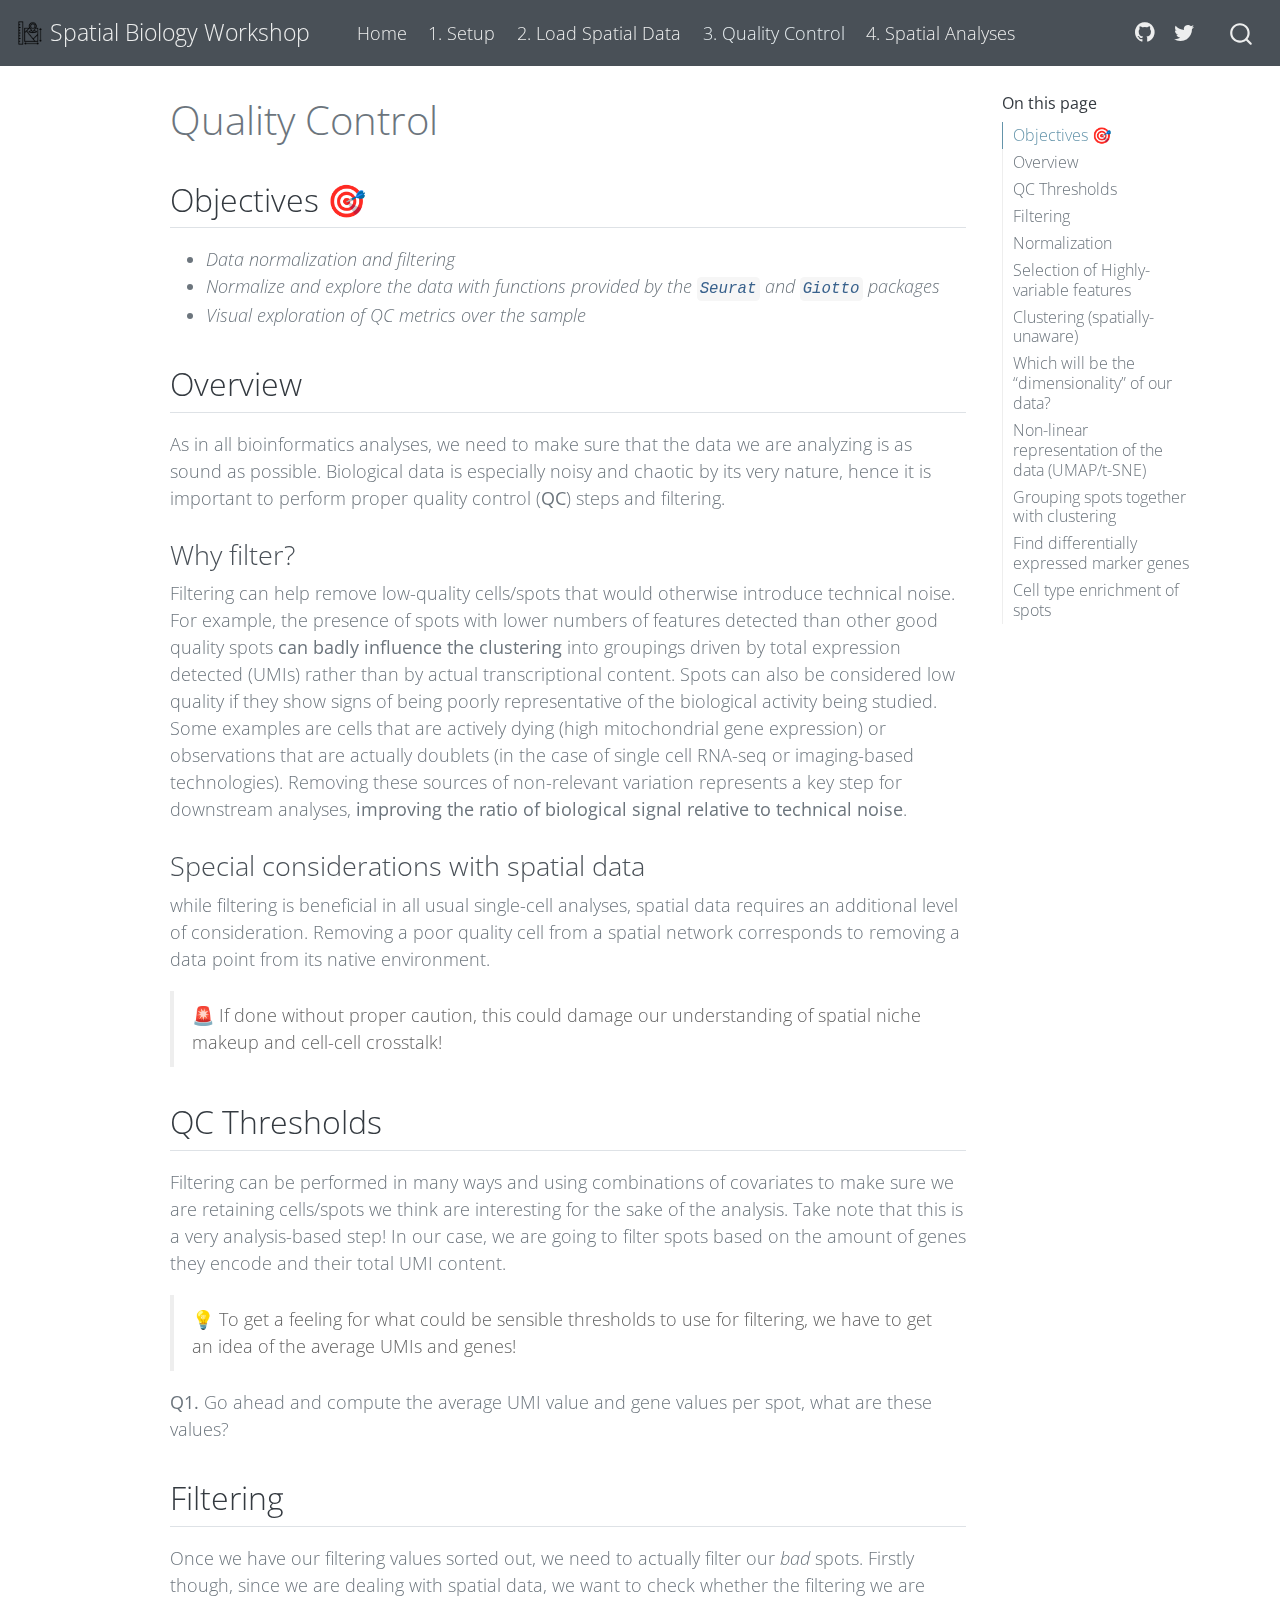
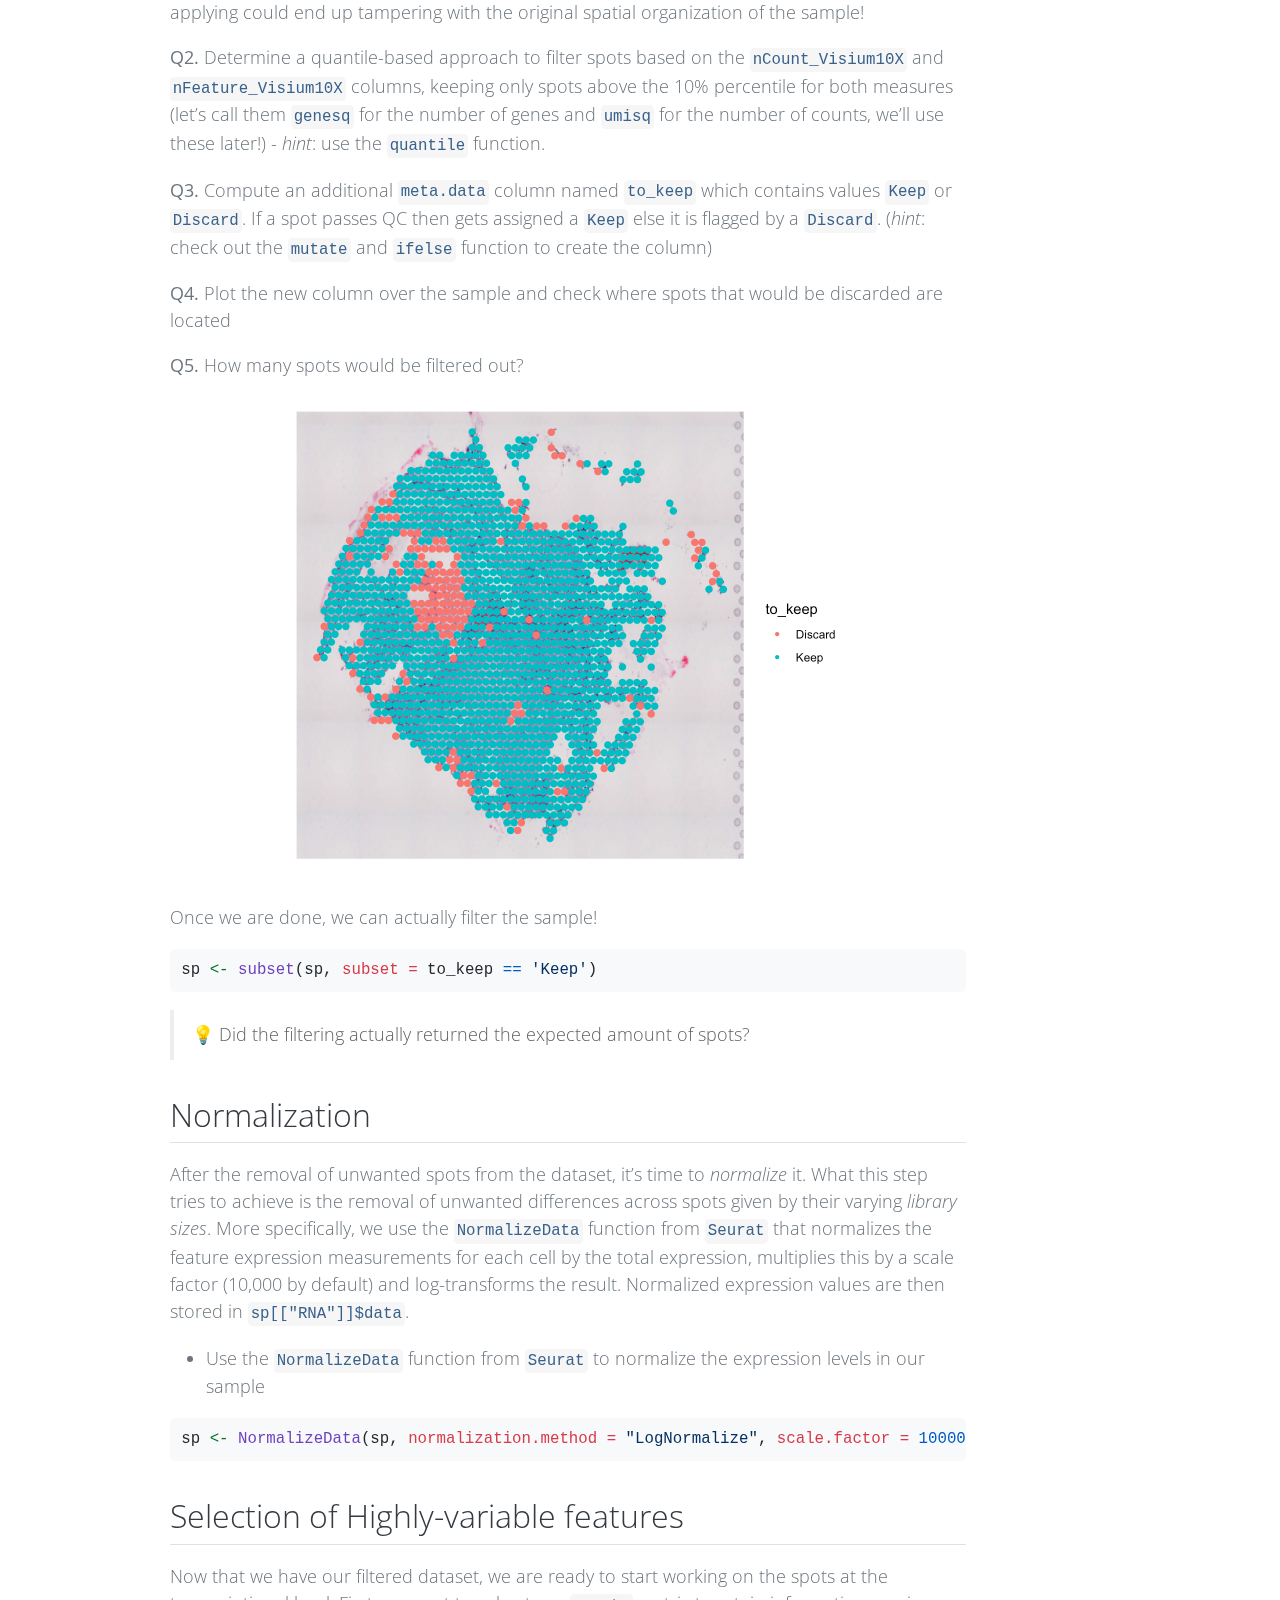
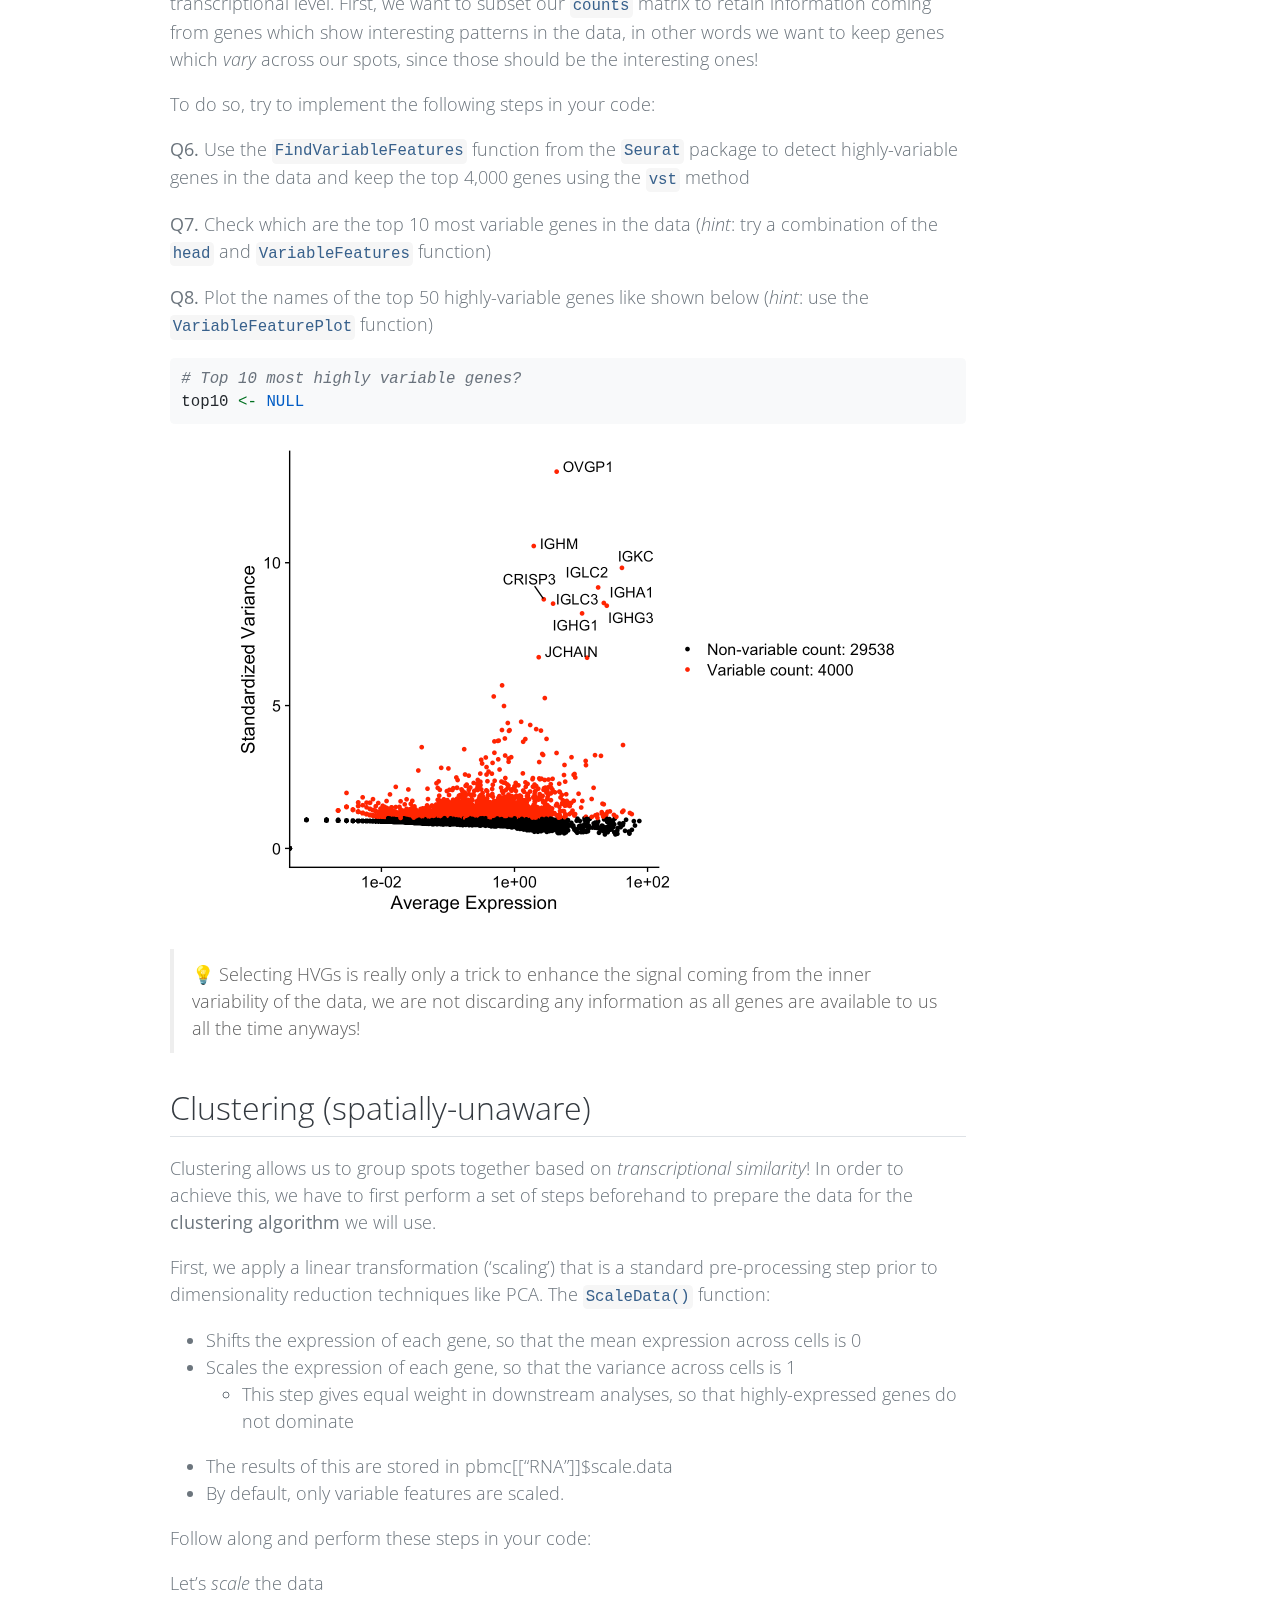
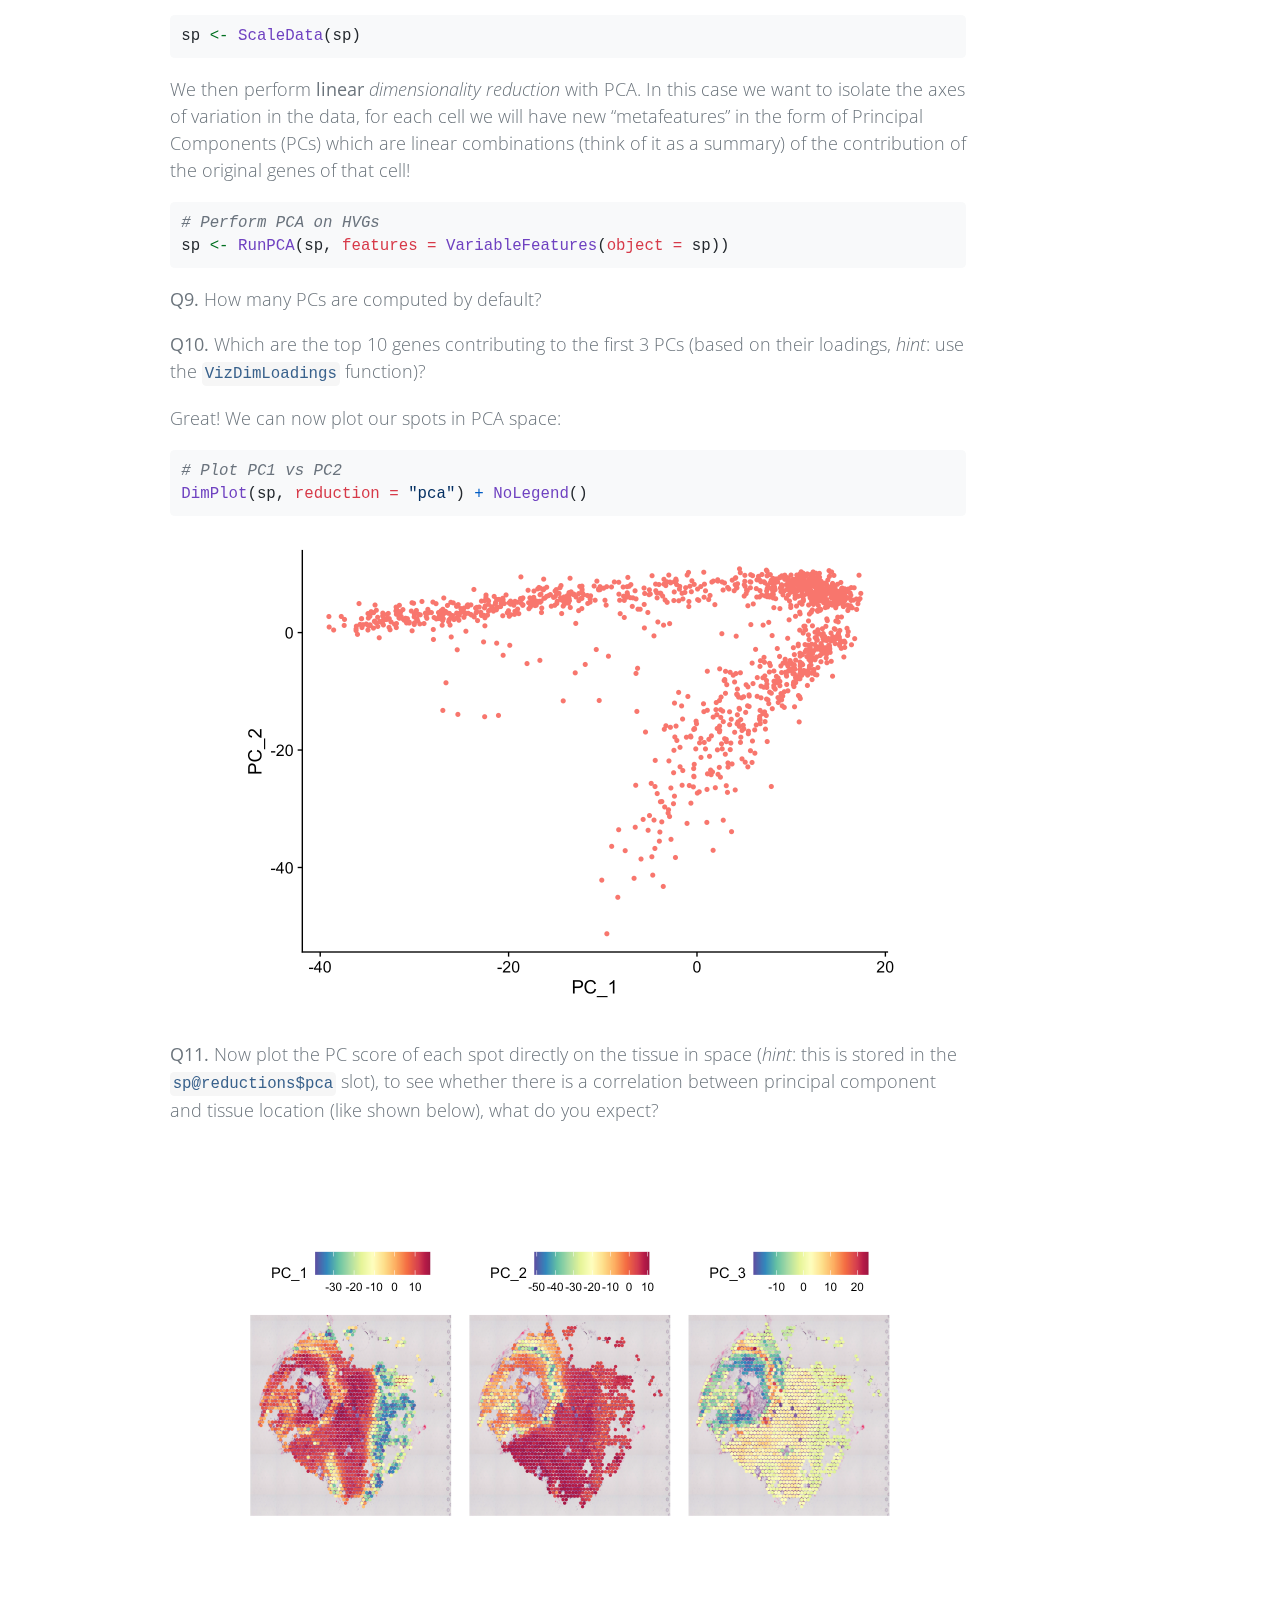
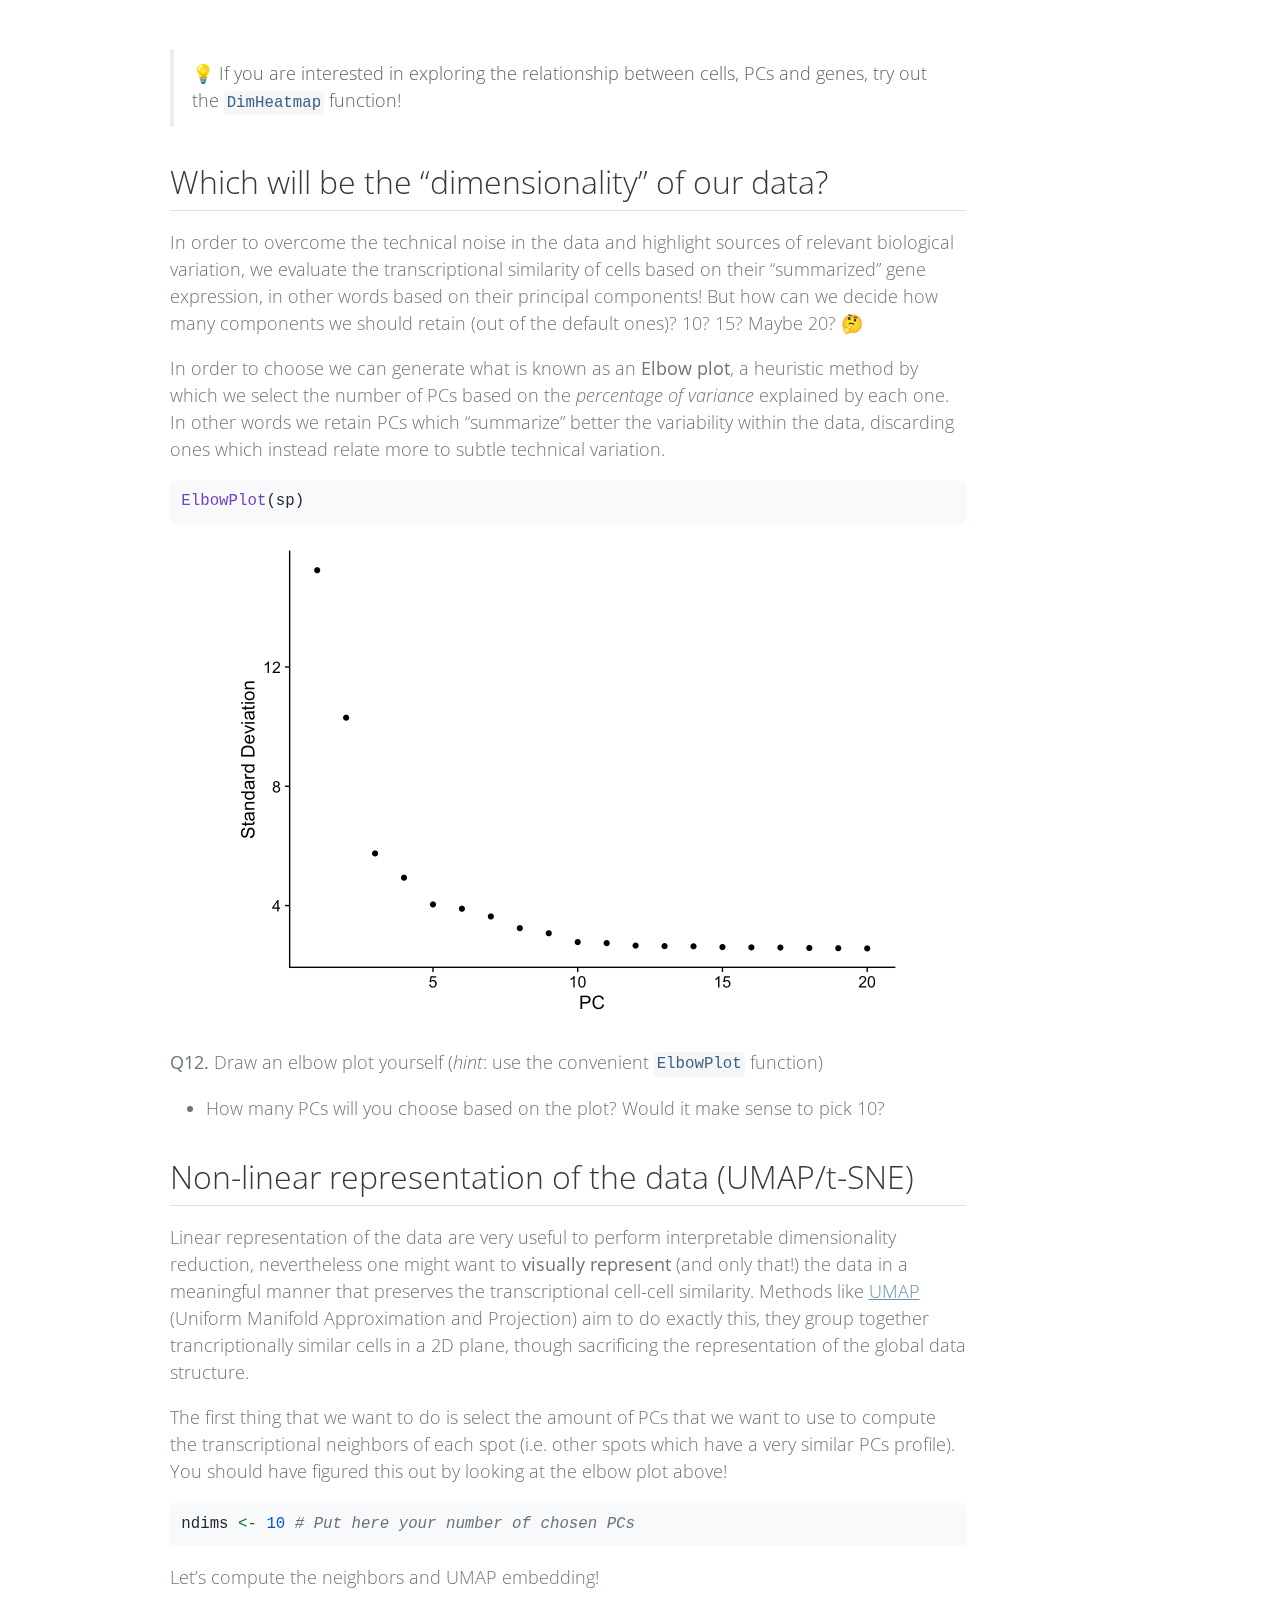
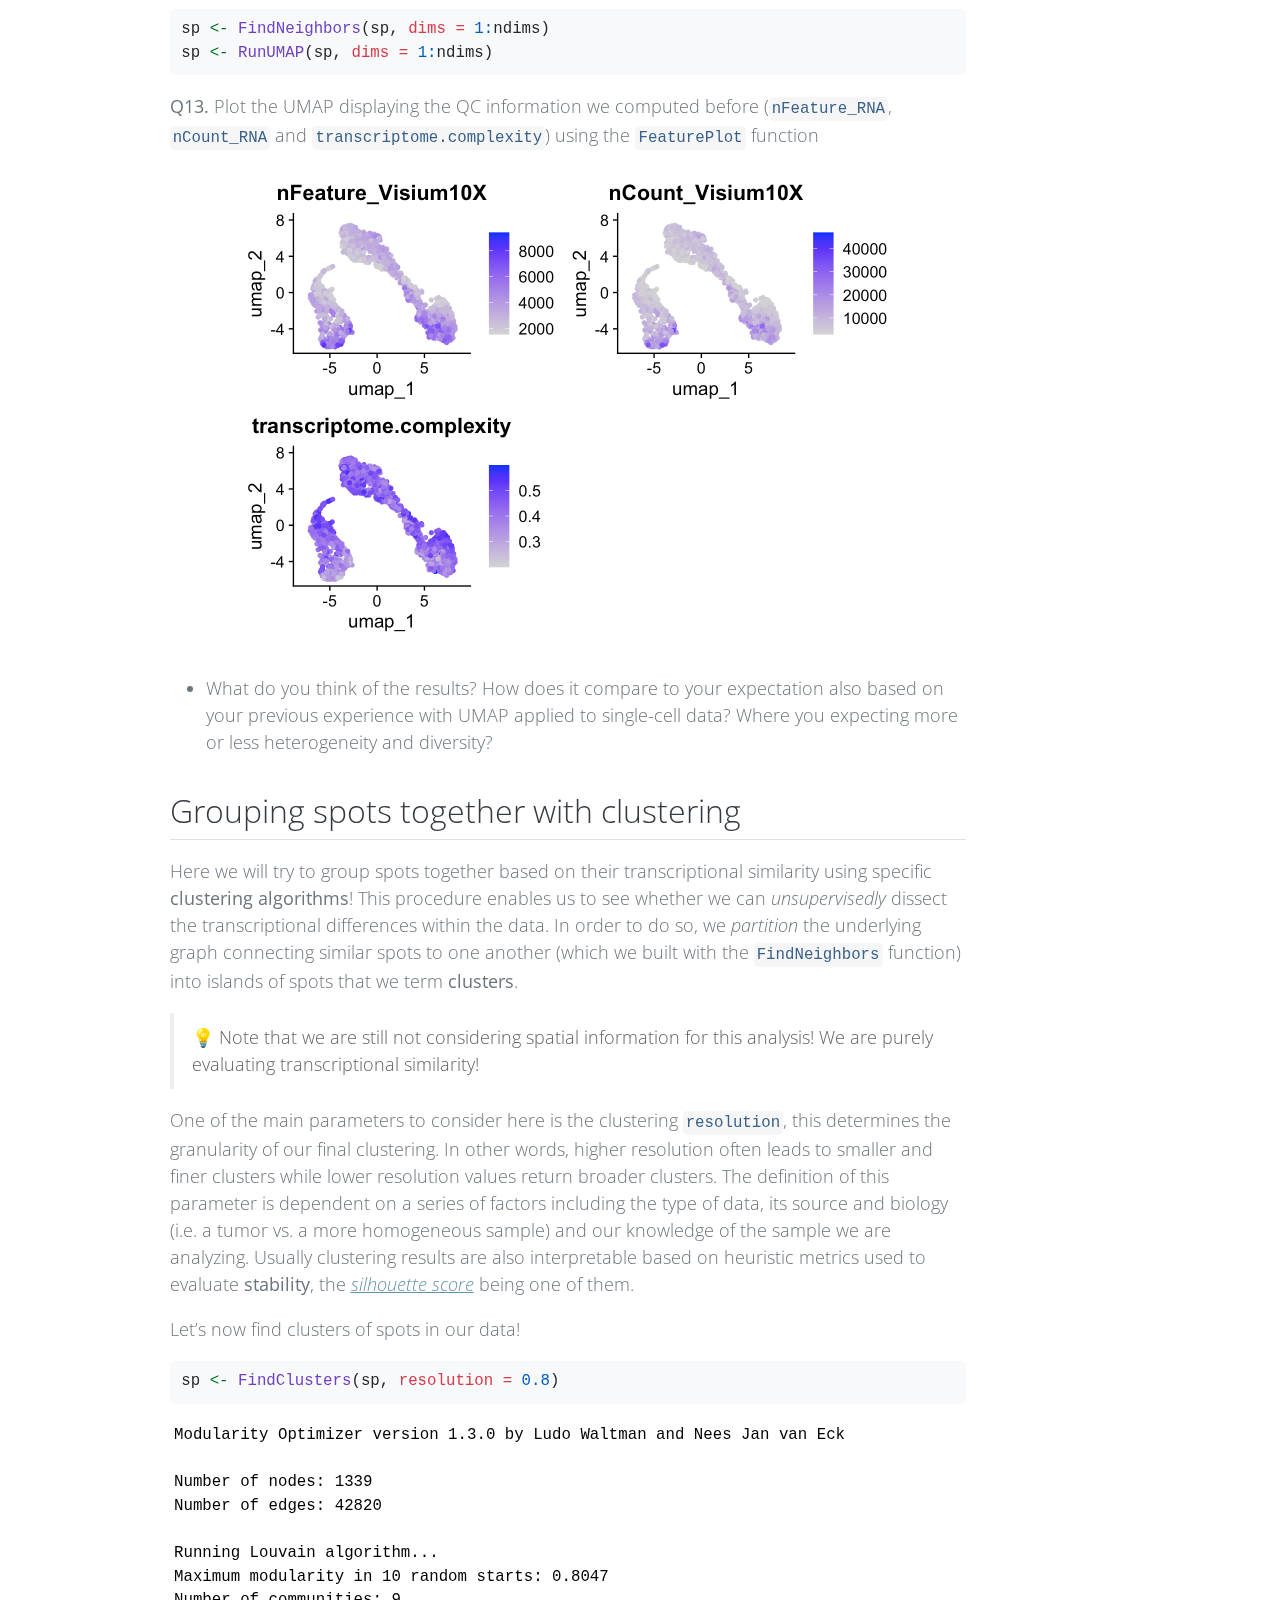
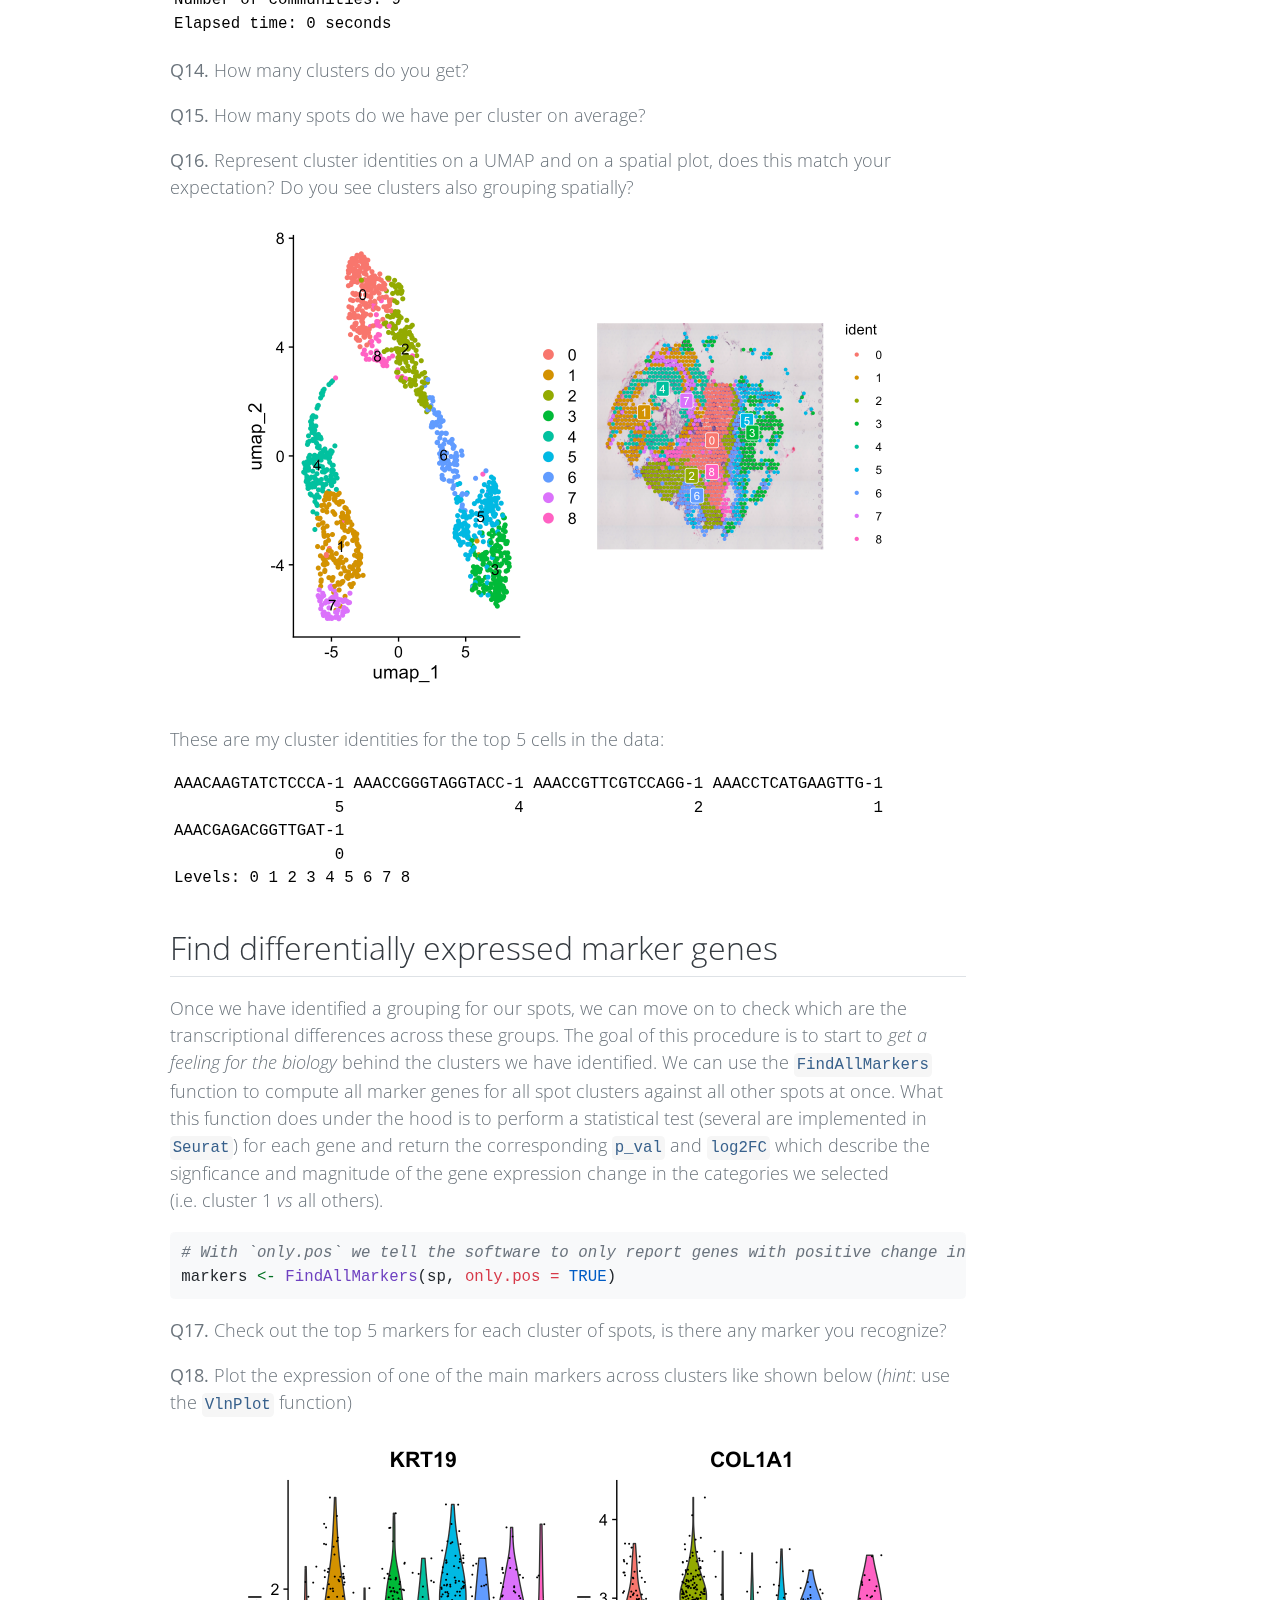
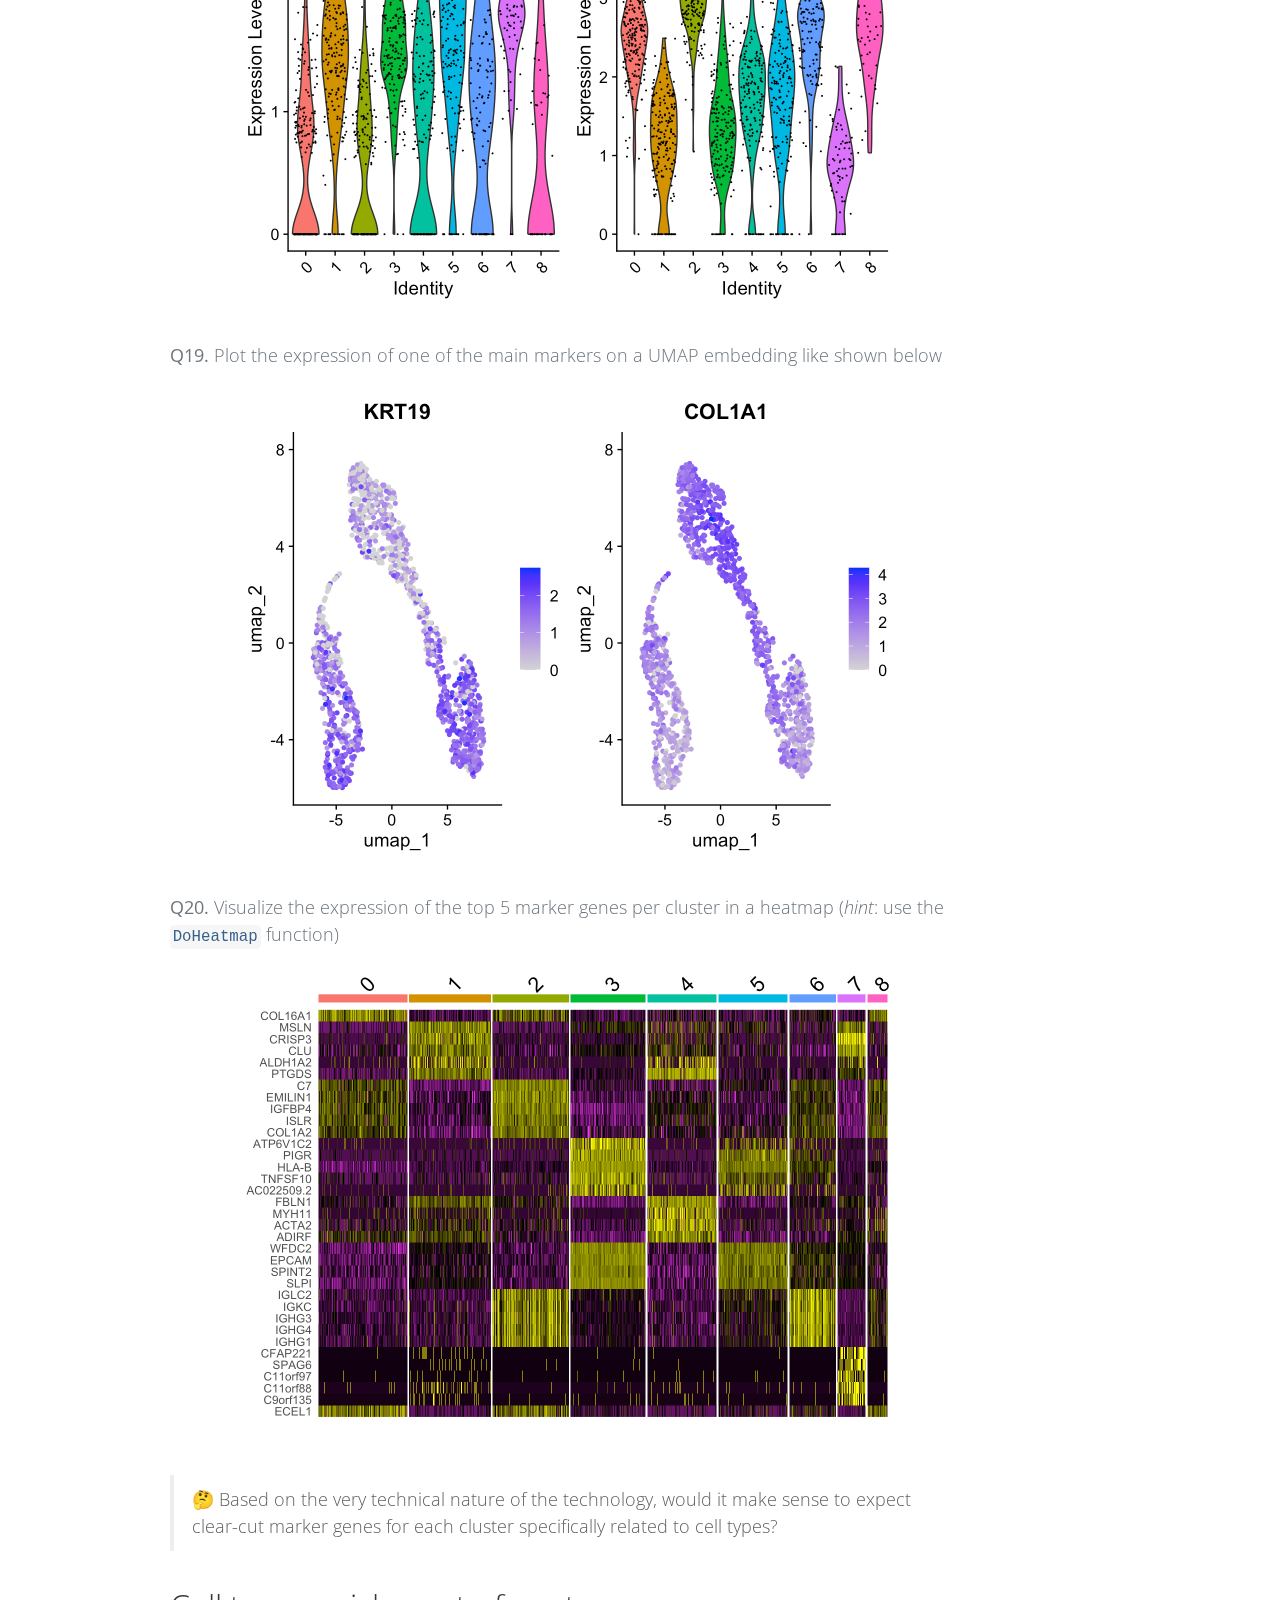
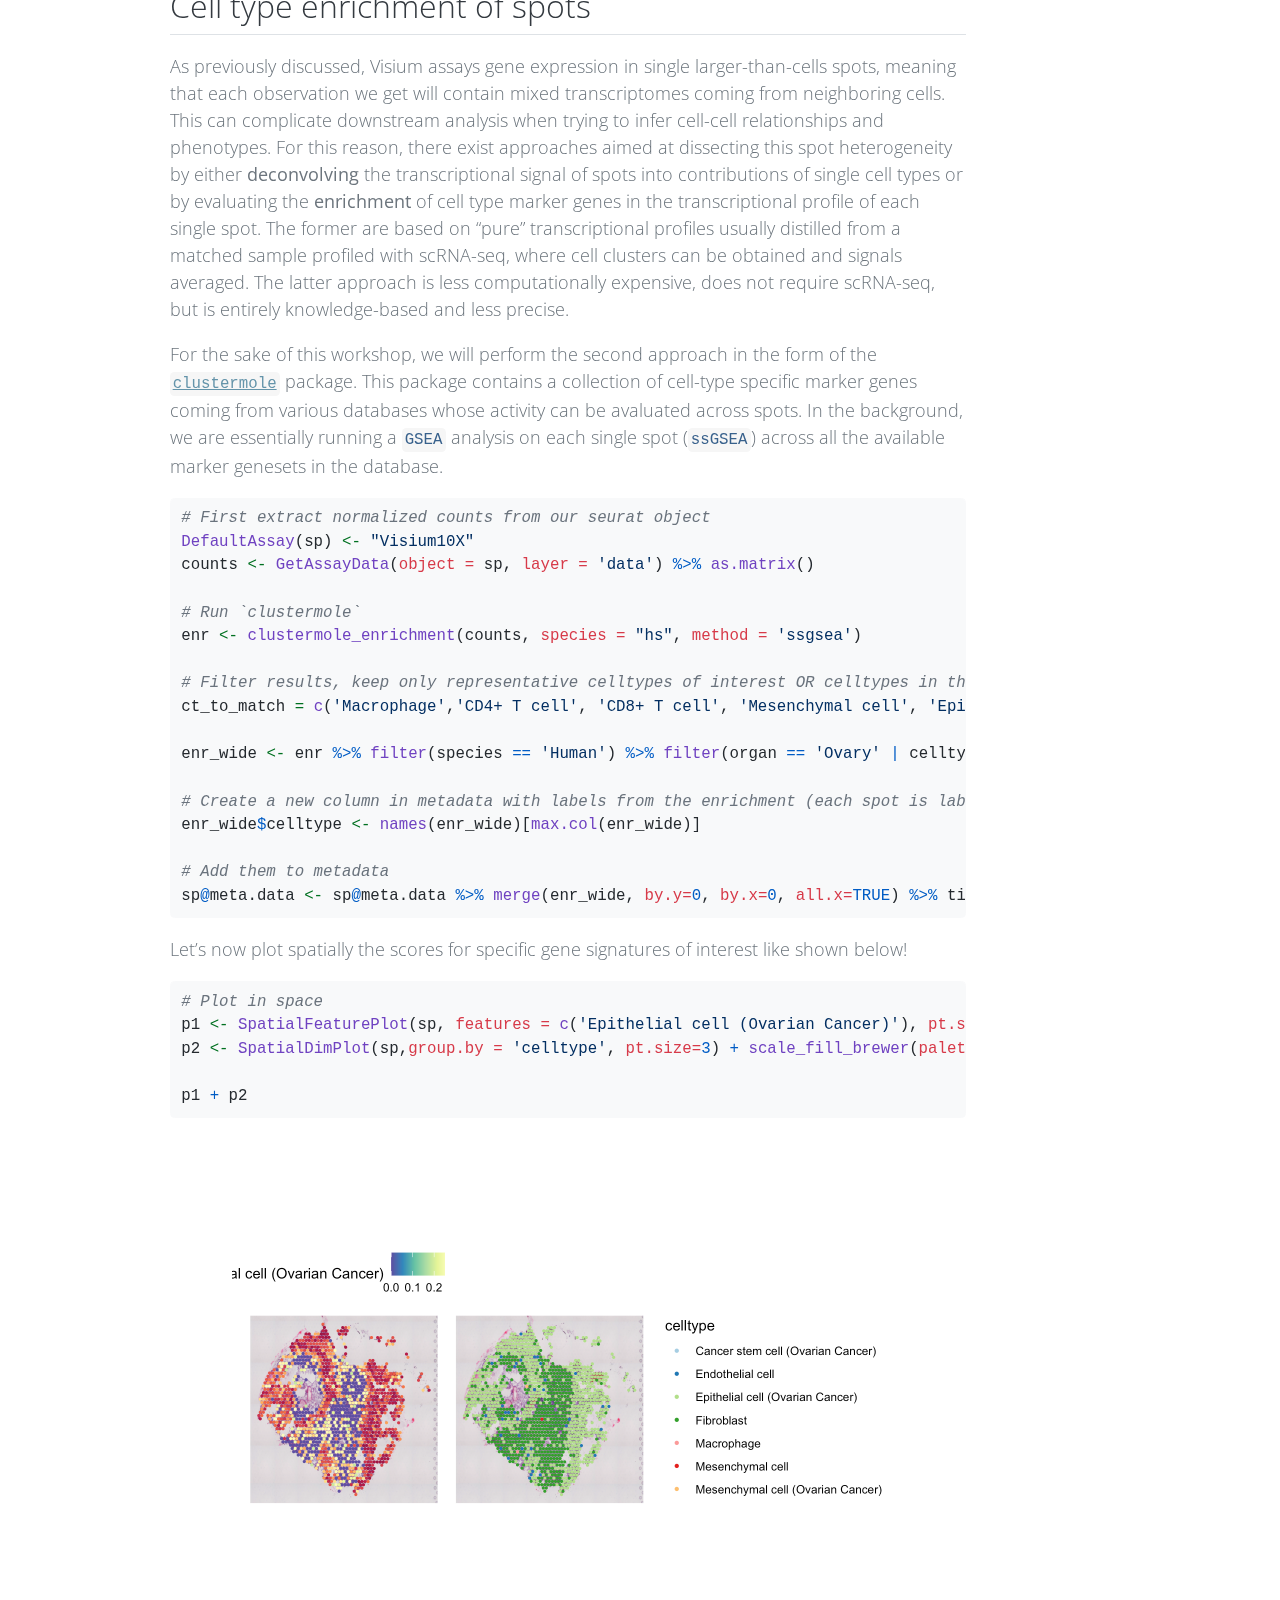
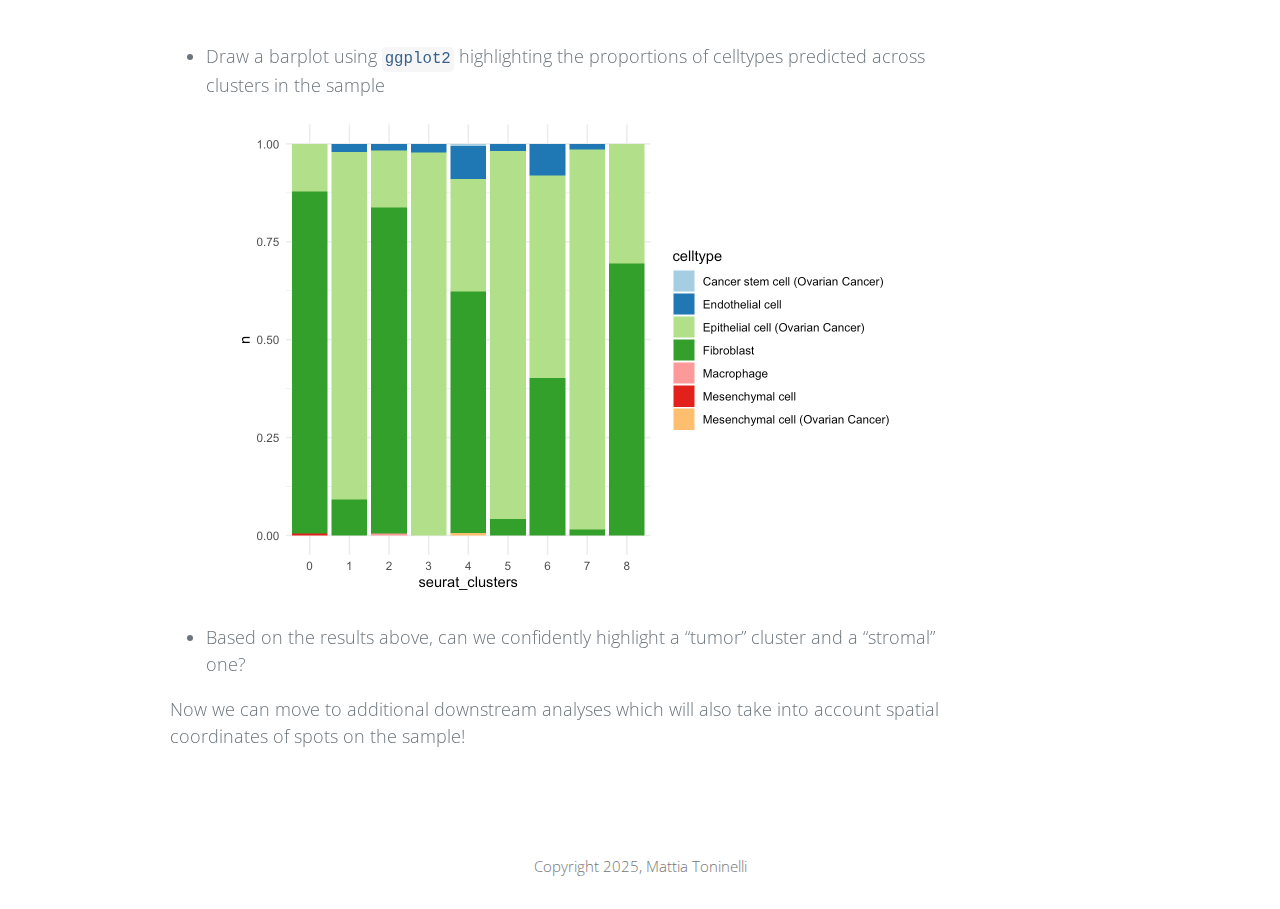
<file: docs/pages/quality-control.html>
<!DOCTYPE html>
<html xmlns="http://www.w3.org/1999/xhtml" lang="en" xml:lang="en"><head>

<meta charset="utf-8">
<meta name="generator" content="quarto-1.2.335">

<meta name="viewport" content="width=device-width, initial-scale=1.0, user-scalable=yes">


<title>Spatial Biology Workshop - Quality Control</title>
<style>
code{white-space: pre-wrap;}
span.smallcaps{font-variant: small-caps;}
div.columns{display: flex; gap: min(4vw, 1.5em);}
div.column{flex: auto; overflow-x: auto;}
div.hanging-indent{margin-left: 1.5em; text-indent: -1.5em;}
ul.task-list{list-style: none;}
ul.task-list li input[type="checkbox"] {
  width: 0.8em;
  margin: 0 0.8em 0.2em -1.6em;
  vertical-align: middle;
}
pre > code.sourceCode { white-space: pre; position: relative; }
pre > code.sourceCode > span { display: inline-block; line-height: 1.25; }
pre > code.sourceCode > span:empty { height: 1.2em; }
.sourceCode { overflow: visible; }
code.sourceCode > span { color: inherit; text-decoration: inherit; }
div.sourceCode { margin: 1em 0; }
pre.sourceCode { margin: 0; }
@media screen {
div.sourceCode { overflow: auto; }
}
@media print {
pre > code.sourceCode { white-space: pre-wrap; }
pre > code.sourceCode > span { text-indent: -5em; padding-left: 5em; }
}
pre.numberSource code
  { counter-reset: source-line 0; }
pre.numberSource code > span
  { position: relative; left: -4em; counter-increment: source-line; }
pre.numberSource code > span > a:first-child::before
  { content: counter(source-line);
    position: relative; left: -1em; text-align: right; vertical-align: baseline;
    border: none; display: inline-block;
    -webkit-touch-callout: none; -webkit-user-select: none;
    -khtml-user-select: none; -moz-user-select: none;
    -ms-user-select: none; user-select: none;
    padding: 0 4px; width: 4em;
    color: #aaaaaa;
  }
pre.numberSource { margin-left: 3em; border-left: 1px solid #aaaaaa;  padding-left: 4px; }
div.sourceCode
  {   }
@media screen {
pre > code.sourceCode > span > a:first-child::before { text-decoration: underline; }
}
code span.al { color: #ff0000; font-weight: bold; } /* Alert */
code span.an { color: #60a0b0; font-weight: bold; font-style: italic; } /* Annotation */
code span.at { color: #7d9029; } /* Attribute */
code span.bn { color: #40a070; } /* BaseN */
code span.bu { color: #008000; } /* BuiltIn */
code span.cf { color: #007020; font-weight: bold; } /* ControlFlow */
code span.ch { color: #4070a0; } /* Char */
code span.cn { color: #880000; } /* Constant */
code span.co { color: #60a0b0; font-style: italic; } /* Comment */
code span.cv { color: #60a0b0; font-weight: bold; font-style: italic; } /* CommentVar */
code span.do { color: #ba2121; font-style: italic; } /* Documentation */
code span.dt { color: #902000; } /* DataType */
code span.dv { color: #40a070; } /* DecVal */
code span.er { color: #ff0000; font-weight: bold; } /* Error */
code span.ex { } /* Extension */
code span.fl { color: #40a070; } /* Float */
code span.fu { color: #06287e; } /* Function */
code span.im { color: #008000; font-weight: bold; } /* Import */
code span.in { color: #60a0b0; font-weight: bold; font-style: italic; } /* Information */
code span.kw { color: #007020; font-weight: bold; } /* Keyword */
code span.op { color: #666666; } /* Operator */
code span.ot { color: #007020; } /* Other */
code span.pp { color: #bc7a00; } /* Preprocessor */
code span.sc { color: #4070a0; } /* SpecialChar */
code span.ss { color: #bb6688; } /* SpecialString */
code span.st { color: #4070a0; } /* String */
code span.va { color: #19177c; } /* Variable */
code span.vs { color: #4070a0; } /* VerbatimString */
code span.wa { color: #60a0b0; font-weight: bold; font-style: italic; } /* Warning */
</style>


<script src="../site_libs/quarto-nav/quarto-nav.js"></script>
<script src="../site_libs/quarto-nav/headroom.min.js"></script>
<script src="../site_libs/clipboard/clipboard.min.js"></script>
<script src="../site_libs/quarto-search/autocomplete.umd.js"></script>
<script src="../site_libs/quarto-search/fuse.min.js"></script>
<script src="../site_libs/quarto-search/quarto-search.js"></script>
<meta name="quarto:offset" content="../">
<link href=".././src/icon.png" rel="icon" type="image/png">
<script src="../site_libs/quarto-html/quarto.js"></script>
<script src="../site_libs/quarto-html/popper.min.js"></script>
<script src="../site_libs/quarto-html/tippy.umd.min.js"></script>
<script src="../site_libs/quarto-html/anchor.min.js"></script>
<link href="../site_libs/quarto-html/tippy.css" rel="stylesheet">
<link href="../site_libs/quarto-html/quarto-syntax-highlighting.css" rel="stylesheet" id="quarto-text-highlighting-styles">
<script src="../site_libs/bootstrap/bootstrap.min.js"></script>
<link href="../site_libs/bootstrap/bootstrap-icons.css" rel="stylesheet">
<link href="../site_libs/bootstrap/bootstrap.min.css" rel="stylesheet" id="quarto-bootstrap" data-mode="light">
<script id="quarto-search-options" type="application/json">{
  "location": "navbar",
  "copy-button": false,
  "collapse-after": 3,
  "panel-placement": "end",
  "type": "overlay",
  "limit": 20,
  "language": {
    "search-no-results-text": "No results",
    "search-matching-documents-text": "matching documents",
    "search-copy-link-title": "Copy link to search",
    "search-hide-matches-text": "Hide additional matches",
    "search-more-match-text": "more match in this document",
    "search-more-matches-text": "more matches in this document",
    "search-clear-button-title": "Clear",
    "search-detached-cancel-button-title": "Cancel",
    "search-submit-button-title": "Submit"
  }
}</script>


</head>

<body class="nav-fixed">

<div id="quarto-search-results"></div>
  <header id="quarto-header" class="headroom fixed-top">
    <nav class="navbar navbar-expand-lg navbar-dark ">
      <div class="navbar-container container-fluid">
      <div class="navbar-brand-container">
    <a href="../index.html" class="navbar-brand navbar-brand-logo">
    <img src=".././src/icon.png" alt="" class="navbar-logo">
    </a>
    <a class="navbar-brand" href="../index.html">
    <span class="navbar-title">Spatial Biology Workshop</span>
    </a>
  </div>
          <button class="navbar-toggler" type="button" data-bs-toggle="collapse" data-bs-target="#navbarCollapse" aria-controls="navbarCollapse" aria-expanded="false" aria-label="Toggle navigation" onclick="if (window.quartoToggleHeadroom) { window.quartoToggleHeadroom(); }">
  <span class="navbar-toggler-icon"></span>
</button>
          <div class="collapse navbar-collapse" id="navbarCollapse">
            <ul class="navbar-nav navbar-nav-scroll me-auto">
  <li class="nav-item">
    <a class="nav-link" href="../pages/index.html">
 <span class="menu-text">Home</span></a>
  </li>  
  <li class="nav-item">
    <a class="nav-link" href="../pages/setup.html">
 <span class="menu-text">1. Setup</span></a>
  </li>  
  <li class="nav-item">
    <a class="nav-link" href="../pages/spatial-data.html">
 <span class="menu-text">2. Load Spatial Data</span></a>
  </li>  
  <li class="nav-item">
    <a class="nav-link active" href="../pages/quality-control.html" aria-current="page">
 <span class="menu-text">3. Quality Control</span></a>
  </li>  
  <li class="nav-item">
    <a class="nav-link" href="../pages/downstream.html">
 <span class="menu-text">4. Spatial Analyses</span></a>
  </li>  
</ul>
            <ul class="navbar-nav navbar-nav-scroll ms-auto">
  <li class="nav-item compact">
    <a class="nav-link" href="https://github.com/paganilab"><i class="bi bi-github" role="img">
</i> 
 <span class="menu-text"></span></a>
  </li>  
  <li class="nav-item compact">
    <a class="nav-link" href="https://twitter.com/LabPagani"><i class="bi bi-twitter" role="img">
</i> 
 <span class="menu-text"></span></a>
  </li>  
</ul>
              <div id="quarto-search" class="" title="Search"></div>
          </div> <!-- /navcollapse -->
      </div> <!-- /container-fluid -->
    </nav>
</header>
<!-- content -->
<div id="quarto-content" class="quarto-container page-columns page-rows-contents page-layout-article page-navbar">
<!-- sidebar -->
<!-- margin-sidebar -->
    <div id="quarto-margin-sidebar" class="sidebar margin-sidebar">
        <nav id="TOC" role="doc-toc" class="toc-active">
    <h2 id="toc-title">On this page</h2>
   
  <ul>
  <li><a href="#objectives" id="toc-objectives" class="nav-link active" data-scroll-target="#objectives">Objectives 🎯</a></li>
  <li><a href="#overview" id="toc-overview" class="nav-link" data-scroll-target="#overview">Overview</a>
  <ul class="collapse">
  <li><a href="#why-filter" id="toc-why-filter" class="nav-link" data-scroll-target="#why-filter">Why filter?</a></li>
  <li><a href="#special-considerations-with-spatial-data" id="toc-special-considerations-with-spatial-data" class="nav-link" data-scroll-target="#special-considerations-with-spatial-data">Special considerations with spatial data</a></li>
  </ul></li>
  <li><a href="#qc-thresholds" id="toc-qc-thresholds" class="nav-link" data-scroll-target="#qc-thresholds">QC Thresholds</a></li>
  <li><a href="#filtering" id="toc-filtering" class="nav-link" data-scroll-target="#filtering">Filtering</a></li>
  <li><a href="#normalization" id="toc-normalization" class="nav-link" data-scroll-target="#normalization">Normalization</a></li>
  <li><a href="#selection-of-highly-variable-features" id="toc-selection-of-highly-variable-features" class="nav-link" data-scroll-target="#selection-of-highly-variable-features">Selection of Highly-variable features</a></li>
  <li><a href="#clustering-spatially-unaware" id="toc-clustering-spatially-unaware" class="nav-link" data-scroll-target="#clustering-spatially-unaware">Clustering (spatially-unaware)</a></li>
  <li><a href="#which-will-be-the-dimensionality-of-our-data" id="toc-which-will-be-the-dimensionality-of-our-data" class="nav-link" data-scroll-target="#which-will-be-the-dimensionality-of-our-data">Which will be the “dimensionality” of our data?</a></li>
  <li><a href="#non-linear-representation-of-the-data-umapt-sne" id="toc-non-linear-representation-of-the-data-umapt-sne" class="nav-link" data-scroll-target="#non-linear-representation-of-the-data-umapt-sne">Non-linear representation of the data (UMAP/t-SNE)</a></li>
  <li><a href="#grouping-spots-together-with-clustering" id="toc-grouping-spots-together-with-clustering" class="nav-link" data-scroll-target="#grouping-spots-together-with-clustering">Grouping spots together with clustering</a></li>
  <li><a href="#find-differentially-expressed-marker-genes" id="toc-find-differentially-expressed-marker-genes" class="nav-link" data-scroll-target="#find-differentially-expressed-marker-genes">Find differentially expressed marker genes</a></li>
  <li><a href="#cell-type-enrichment-of-spots" id="toc-cell-type-enrichment-of-spots" class="nav-link" data-scroll-target="#cell-type-enrichment-of-spots">Cell type enrichment of spots</a></li>
  </ul>
</nav>
    </div>
<!-- main -->
<main class="content" id="quarto-document-content">

<header id="title-block-header" class="quarto-title-block default">
<div class="quarto-title">
<h1 class="title">Quality Control</h1>
</div>



<div class="quarto-title-meta">

    
  
    
  </div>
  

</header>

<section id="objectives" class="level2">
<h2 class="anchored" data-anchor-id="objectives">Objectives 🎯</h2>
<ul>
<li><em>Data normalization and filtering</em></li>
<li><em>Normalize and explore the data with functions provided by the <code>Seurat</code> and <code>Giotto</code> packages</em></li>
<li><em>Visual exploration of QC metrics over the sample</em></li>
</ul>
</section>
<section id="overview" class="level2">
<h2 class="anchored" data-anchor-id="overview">Overview</h2>
<p>As in all bioinformatics analyses, we need to make sure that the data we are analyzing is as sound as possible. Biological data is especially noisy and chaotic by its very nature, hence it is important to perform proper quality control (<strong>QC</strong>) steps and filtering.</p>
<section id="why-filter" class="level3">
<h3 class="anchored" data-anchor-id="why-filter">Why filter?</h3>
<p>Filtering can help remove low-quality cells/spots that would otherwise introduce technical noise. For example, the presence of spots with lower numbers of features detected than other good quality spots <strong>can badly influence the clustering</strong> into groupings driven by total expression detected (UMIs) rather than by actual transcriptional content. Spots can also be considered low quality if they show signs of being poorly representative of the biological activity being studied. Some examples are cells that are actively dying (high mitochondrial gene expression) or observations that are actually doublets (in the case of single cell RNA-seq or imaging-based technologies). Removing these sources of non-relevant variation represents a key step for downstream analyses, <strong>improving the ratio of biological signal relative to technical noise</strong>.</p>
</section>
<section id="special-considerations-with-spatial-data" class="level3">
<h3 class="anchored" data-anchor-id="special-considerations-with-spatial-data">Special considerations with spatial data</h3>
<p>while filtering is beneficial in all usual single-cell analyses, spatial data requires an additional level of consideration. Removing a poor quality cell from a spatial network corresponds to removing a data point from its native environment.</p>
<blockquote class="blockquote">
<p>🚨 If done without proper caution, this could damage our understanding of spatial niche makeup and cell-cell crosstalk!</p>
</blockquote>
</section>
</section>
<section id="qc-thresholds" class="level2">
<h2 class="anchored" data-anchor-id="qc-thresholds">QC Thresholds</h2>
<p>Filtering can be performed in many ways and using combinations of covariates to make sure we are retaining cells/spots we think are interesting for the sake of the analysis. Take note that this is a very analysis-based step! In our case, we are going to filter spots based on the amount of genes they encode and their total UMI content.</p>
<blockquote class="blockquote">
<p>💡 To get a feeling for what could be sensible thresholds to use for filtering, we have to get an idea of the average UMIs and genes!</p>
</blockquote>
<p><strong>Q1.</strong> Go ahead and compute the average UMI value and gene values per spot, what are these values?</p>
</section>
<section id="filtering" class="level2">
<h2 class="anchored" data-anchor-id="filtering">Filtering</h2>
<p>Once we have our filtering values sorted out, we need to actually filter our <em>bad</em> spots. Firstly though, since we are dealing with spatial data, we want to check whether the filtering we are applying could end up tampering with the original spatial organization of the sample!</p>
<p><strong>Q2.</strong> Determine a quantile-based approach to filter spots based on the <code>nCount_Visium10X</code> and <code>nFeature_Visium10X</code> columns, keeping only spots above the 10% percentile for both measures (let’s call them <code>genesq</code> for the number of genes and <code>umisq</code> for the number of counts, we’ll use these later!) - <em>hint</em>: use the <code>quantile</code> function.</p>
<p><strong>Q3.</strong> Compute an additional <code>meta.data</code> column named <code>to_keep</code> which contains values <code>Keep</code> or <code>Discard</code>. If a spot passes QC then gets assigned a <code>Keep</code> else it is flagged by a <code>Discard</code>. (<em>hint</em>: check out the <code>mutate</code> and <code>ifelse</code> function to create the column)</p>
<p><strong>Q4.</strong> Plot the new column over the sample and check where spots that would be discarded are located</p>
<p><strong>Q5.</strong> How many spots would be filtered out?</p>
<div class="cell" data-layout-align="center">
<div class="cell-output-display">
<div class="quarto-figure quarto-figure-center">
<figure class="figure">
<p><img src="quality-control_files/figure-html/unnamed-chunk-3-1.png" class="img-fluid figure-img" width="672"></p>
</figure>
</div>
</div>
</div>
<p>Once we are done, we can actually filter the sample!</p>
<div class="cell" data-layout-align="center">
<div class="sourceCode cell-code" id="cb1"><pre class="sourceCode r code-with-copy"><code class="sourceCode r"><span id="cb1-1"><a href="#cb1-1" aria-hidden="true" tabindex="-1"></a>sp <span class="ot">&lt;-</span> <span class="fu">subset</span>(sp, <span class="at">subset =</span> to_keep <span class="sc">==</span> <span class="st">'Keep'</span>)</span></code><button title="Copy to Clipboard" class="code-copy-button"><i class="bi"></i></button></pre></div>
</div>
<blockquote class="blockquote">
<p>💡 Did the filtering actually returned the expected amount of spots?</p>
</blockquote>
</section>
<section id="normalization" class="level2">
<h2 class="anchored" data-anchor-id="normalization">Normalization</h2>
<p>After the removal of unwanted spots from the dataset, it’s time to <em>normalize</em> it. What this step tries to achieve is the removal of unwanted differences across spots given by their varying <em>library sizes</em>. More specifically, we use the <code>NormalizeData</code> function from <code>Seurat</code> that normalizes the feature expression measurements for each cell by the total expression, multiplies this by a scale factor (10,000 by default) and log-transforms the result. Normalized expression values are then stored in <code>sp[["RNA"]]$data</code>.</p>
<ul>
<li>Use the <code>NormalizeData</code> function from <code>Seurat</code> to normalize the expression levels in our sample</li>
</ul>
<div class="cell" data-layout-align="center">
<div class="sourceCode cell-code" id="cb2"><pre class="sourceCode r code-with-copy"><code class="sourceCode r"><span id="cb2-1"><a href="#cb2-1" aria-hidden="true" tabindex="-1"></a>sp <span class="ot">&lt;-</span> <span class="fu">NormalizeData</span>(sp, <span class="at">normalization.method =</span> <span class="st">"LogNormalize"</span>, <span class="at">scale.factor =</span> <span class="dv">10000</span>)</span></code><button title="Copy to Clipboard" class="code-copy-button"><i class="bi"></i></button></pre></div>
</div>
</section>
<section id="selection-of-highly-variable-features" class="level2">
<h2 class="anchored" data-anchor-id="selection-of-highly-variable-features">Selection of Highly-variable features</h2>
<p>Now that we have our filtered dataset, we are ready to start working on the spots at the transcriptional level. First, we want to subset our <code>counts</code> matrix to retain information coming from genes which show interesting patterns in the data, in other words we want to keep genes which <em>vary</em> across our spots, since those should be the interesting ones!</p>
<p>To do so, try to implement the following steps in your code:</p>
<p><strong>Q6.</strong> Use the <code>FindVariableFeatures</code> function from the <code>Seurat</code> package to detect highly-variable genes in the data and keep the top 4,000 genes using the <code>vst</code> method</p>
<p><strong>Q7.</strong> Check which are the top 10 most variable genes in the data (<em>hint</em>: try a combination of the <code>head</code> and <code>VariableFeatures</code> function)</p>
<p><strong>Q8.</strong> Plot the names of the top 50 highly-variable genes like shown below (<em>hint</em>: use the <code>VariableFeaturePlot</code> function)</p>
<div class="cell" data-layout-align="center">
<div class="sourceCode cell-code" id="cb3"><pre class="sourceCode r code-with-copy"><code class="sourceCode r"><span id="cb3-1"><a href="#cb3-1" aria-hidden="true" tabindex="-1"></a><span class="co"># Top 10 most highly variable genes?</span></span>
<span id="cb3-2"><a href="#cb3-2" aria-hidden="true" tabindex="-1"></a>top10 <span class="ot">&lt;-</span> <span class="cn">NULL</span></span></code><button title="Copy to Clipboard" class="code-copy-button"><i class="bi"></i></button></pre></div>
</div>
<div class="cell" data-layout-align="center">
<div class="cell-output-display">
<div class="quarto-figure quarto-figure-center">
<figure class="figure">
<p><img src="quality-control_files/figure-html/unnamed-chunk-9-1.png" class="img-fluid figure-img" width="672"></p>
</figure>
</div>
</div>
</div>
<blockquote class="blockquote">
<p>💡 Selecting HVGs is really only a trick to enhance the signal coming from the inner variability of the data, we are not discarding any information as all genes are available to us all the time anyways!</p>
</blockquote>
</section>
<section id="clustering-spatially-unaware" class="level2">
<h2 class="anchored" data-anchor-id="clustering-spatially-unaware">Clustering (spatially-unaware)</h2>
<p>Clustering allows us to group spots together based on <em>transcriptional similarity</em>! In order to achieve this, we have to first perform a set of steps beforehand to prepare the data for the <strong>clustering algorithm</strong> we will use.</p>
<p>First, we apply a linear transformation (‘scaling’) that is a standard pre-processing step prior to dimensionality reduction techniques like PCA. The <code>ScaleData()</code> function:</p>
<ul>
<li>Shifts the expression of each gene, so that the mean expression across cells is 0</li>
<li>Scales the expression of each gene, so that the variance across cells is 1
<ul>
<li>This step gives equal weight in downstream analyses, so that highly-expressed genes do not dominate</li>
</ul></li>
<li>The results of this are stored in pbmc[[“RNA”]]$scale.data</li>
<li>By default, only variable features are scaled.</li>
</ul>
<p>Follow along and perform these steps in your code:</p>
<p>Let’s <em>scale</em> the data</p>
<div class="cell" data-layout-align="center">
<div class="sourceCode cell-code" id="cb4"><pre class="sourceCode r code-with-copy"><code class="sourceCode r"><span id="cb4-1"><a href="#cb4-1" aria-hidden="true" tabindex="-1"></a>sp <span class="ot">&lt;-</span> <span class="fu">ScaleData</span>(sp)</span></code><button title="Copy to Clipboard" class="code-copy-button"><i class="bi"></i></button></pre></div>
</div>
<p>We then perform <strong>linear</strong> <em>dimensionality reduction</em> with PCA. In this case we want to isolate the axes of variation in the data, for each cell we will have new “metafeatures” in the form of Principal Components (PCs) which are linear combinations (think of it as a summary) of the contribution of the original genes of that cell!</p>
<div class="cell" data-layout-align="center">
<div class="sourceCode cell-code" id="cb5"><pre class="sourceCode r code-with-copy"><code class="sourceCode r"><span id="cb5-1"><a href="#cb5-1" aria-hidden="true" tabindex="-1"></a><span class="co"># Perform PCA on HVGs</span></span>
<span id="cb5-2"><a href="#cb5-2" aria-hidden="true" tabindex="-1"></a>sp <span class="ot">&lt;-</span> <span class="fu">RunPCA</span>(sp, <span class="at">features =</span> <span class="fu">VariableFeatures</span>(<span class="at">object =</span> sp))</span></code><button title="Copy to Clipboard" class="code-copy-button"><i class="bi"></i></button></pre></div>
</div>
<p><strong>Q9.</strong> How many PCs are computed by default?</p>
<p><strong>Q10.</strong> Which are the top 10 genes contributing to the first 3 PCs (based on their loadings, <em>hint</em>: use the <code>VizDimLoadings</code> function)?</p>
<p>Great! We can now plot our spots in PCA space:</p>
<div class="cell" data-layout-align="center">
<div class="sourceCode cell-code" id="cb6"><pre class="sourceCode r code-with-copy"><code class="sourceCode r"><span id="cb6-1"><a href="#cb6-1" aria-hidden="true" tabindex="-1"></a><span class="co"># Plot PC1 vs PC2</span></span>
<span id="cb6-2"><a href="#cb6-2" aria-hidden="true" tabindex="-1"></a><span class="fu">DimPlot</span>(sp, <span class="at">reduction =</span> <span class="st">"pca"</span>) <span class="sc">+</span> <span class="fu">NoLegend</span>()</span></code><button title="Copy to Clipboard" class="code-copy-button"><i class="bi"></i></button></pre></div>
<div class="cell-output-display">
<div class="quarto-figure quarto-figure-center">
<figure class="figure">
<p><img src="quality-control_files/figure-html/unnamed-chunk-12-1.png" class="img-fluid figure-img" width="672"></p>
</figure>
</div>
</div>
</div>
<p><strong>Q11.</strong> Now plot the PC score of each spot directly on the tissue in space (<em>hint</em>: this is stored in the <code>sp@reductions$pca</code> slot), to see whether there is a correlation between principal component and tissue location (like shown below), what do you expect?</p>
<div class="cell" data-layout-align="center">
<div class="cell-output-display">
<div class="quarto-figure quarto-figure-center">
<figure class="figure">
<p><img src="quality-control_files/figure-html/unnamed-chunk-13-1.png" class="img-fluid figure-img" width="672"></p>
</figure>
</div>
</div>
</div>
<blockquote class="blockquote">
<p>💡 If you are interested in exploring the relationship between cells, PCs and genes, try out the <code>DimHeatmap</code> function!</p>
</blockquote>
</section>
<section id="which-will-be-the-dimensionality-of-our-data" class="level2">
<h2 class="anchored" data-anchor-id="which-will-be-the-dimensionality-of-our-data">Which will be the “dimensionality” of our data?</h2>
<p>In order to overcome the technical noise in the data and highlight sources of relevant biological variation, we evaluate the transcriptional similarity of cells based on their “summarized” gene expression, in other words based on their principal components! But how can we decide how many components we should retain (out of the default ones)? 10? 15? Maybe 20? 🤔</p>
<p>In order to choose we can generate what is known as an <strong>Elbow plot</strong>, a heuristic method by which we select the number of PCs based on the <em>percentage of variance</em> explained by each one. In other words we retain PCs which “summarize” better the variability within the data, discarding ones which instead relate more to subtle technical variation.</p>
<div class="cell" data-layout-align="center">
<div class="sourceCode cell-code" id="cb7"><pre class="sourceCode r code-with-copy"><code class="sourceCode r"><span id="cb7-1"><a href="#cb7-1" aria-hidden="true" tabindex="-1"></a><span class="fu">ElbowPlot</span>(sp)</span></code><button title="Copy to Clipboard" class="code-copy-button"><i class="bi"></i></button></pre></div>
<div class="cell-output-display">
<div class="quarto-figure quarto-figure-center">
<figure class="figure">
<p><img src="quality-control_files/figure-html/unnamed-chunk-14-1.png" class="img-fluid figure-img" width="672"></p>
</figure>
</div>
</div>
</div>
<p><strong>Q12.</strong> Draw an elbow plot yourself (<em>hint</em>: use the convenient <code>ElbowPlot</code> function)</p>
<ul>
<li>How many PCs will you choose based on the plot? Would it make sense to pick 10?</li>
</ul>
</section>
<section id="non-linear-representation-of-the-data-umapt-sne" class="level2">
<h2 class="anchored" data-anchor-id="non-linear-representation-of-the-data-umapt-sne">Non-linear representation of the data (UMAP/t-SNE)</h2>
<p>Linear representation of the data are very useful to perform interpretable dimensionality reduction, nevertheless one might want to <strong>visually represent</strong> (and only that!) the data in a meaningful manner that preserves the transcriptional cell-cell similarity. Methods like <a href="https://umap-learn.readthedocs.io/en/latest/">UMAP</a> (Uniform Manifold Approximation and Projection) aim to do exactly this, they group together trancriptionally similar cells in a 2D plane, though sacrificing the representation of the global data structure.</p>
<p>The first thing that we want to do is select the amount of PCs that we want to use to compute the transcriptional neighbors of each spot (i.e.&nbsp;other spots which have a very similar PCs profile). You should have figured this out by looking at the elbow plot above!</p>
<div class="cell" data-layout-align="center">
<div class="sourceCode cell-code" id="cb8"><pre class="sourceCode r code-with-copy"><code class="sourceCode r"><span id="cb8-1"><a href="#cb8-1" aria-hidden="true" tabindex="-1"></a>ndims <span class="ot">&lt;-</span> <span class="dv">10</span> <span class="co"># Put here your number of chosen PCs</span></span></code><button title="Copy to Clipboard" class="code-copy-button"><i class="bi"></i></button></pre></div>
</div>
<p>Let’s compute the neighbors and UMAP embedding!</p>
<div class="cell" data-layout-align="center">
<div class="sourceCode cell-code" id="cb9"><pre class="sourceCode r code-with-copy"><code class="sourceCode r"><span id="cb9-1"><a href="#cb9-1" aria-hidden="true" tabindex="-1"></a>sp <span class="ot">&lt;-</span> <span class="fu">FindNeighbors</span>(sp, <span class="at">dims =</span> <span class="dv">1</span><span class="sc">:</span>ndims)</span>
<span id="cb9-2"><a href="#cb9-2" aria-hidden="true" tabindex="-1"></a>sp <span class="ot">&lt;-</span> <span class="fu">RunUMAP</span>(sp, <span class="at">dims =</span> <span class="dv">1</span><span class="sc">:</span>ndims)</span></code><button title="Copy to Clipboard" class="code-copy-button"><i class="bi"></i></button></pre></div>
</div>
<p><strong>Q13.</strong> Plot the UMAP displaying the QC information we computed before (<code>nFeature_RNA</code>, <code>nCount_RNA</code> and <code>transcriptome.complexity</code>) using the <code>FeaturePlot</code> function</p>
<div class="cell" data-layout-align="center">
<div class="cell-output-display">
<div class="quarto-figure quarto-figure-center">
<figure class="figure">
<p><img src="quality-control_files/figure-html/unnamed-chunk-17-1.png" class="img-fluid figure-img" width="672"></p>
</figure>
</div>
</div>
</div>
<ul>
<li>What do you think of the results? How does it compare to your expectation also based on your previous experience with UMAP applied to single-cell data? Where you expecting more or less heterogeneity and diversity?</li>
</ul>
</section>
<section id="grouping-spots-together-with-clustering" class="level2">
<h2 class="anchored" data-anchor-id="grouping-spots-together-with-clustering">Grouping spots together with clustering</h2>
<p>Here we will try to group spots together based on their transcriptional similarity using specific <strong>clustering algorithms</strong>! This procedure enables us to see whether we can <em>unsupervisedly</em> dissect the transcriptional differences within the data. In order to do so, we <em>partition</em> the underlying graph connecting similar spots to one another (which we built with the <code>FindNeighbors</code> function) into islands of spots that we term <strong>clusters</strong>.</p>
<blockquote class="blockquote">
<p>💡 Note that we are still not considering spatial information for this analysis! We are purely evaluating transcriptional similarity!</p>
</blockquote>
<p>One of the main parameters to consider here is the clustering <code>resolution</code>, this determines the granularity of our final clustering. In other words, higher resolution often leads to smaller and finer clusters while lower resolution values return broader clusters. The definition of this parameter is dependent on a series of factors including the type of data, its source and biology (i.e.&nbsp;a tumor vs.&nbsp;a more homogeneous sample) and our knowledge of the sample we are analyzing. Usually clustering results are also interpretable based on heuristic metrics used to evaluate <strong>stability</strong>, the <a href="https://en.wikipedia.org/wiki/Silhouette_(clustering)"><em>silhouette score</em></a> being one of them.</p>
<p>Let’s now find clusters of spots in our data!</p>
<div class="cell" data-layout-align="center">
<div class="sourceCode cell-code" id="cb10"><pre class="sourceCode r code-with-copy"><code class="sourceCode r"><span id="cb10-1"><a href="#cb10-1" aria-hidden="true" tabindex="-1"></a>sp <span class="ot">&lt;-</span> <span class="fu">FindClusters</span>(sp, <span class="at">resolution =</span> <span class="fl">0.8</span>)</span></code><button title="Copy to Clipboard" class="code-copy-button"><i class="bi"></i></button></pre></div>
<div class="cell-output cell-output-stdout">
<pre><code>Modularity Optimizer version 1.3.0 by Ludo Waltman and Nees Jan van Eck

Number of nodes: 1339
Number of edges: 42820

Running Louvain algorithm...
Maximum modularity in 10 random starts: 0.8047
Number of communities: 9
Elapsed time: 0 seconds</code></pre>
</div>
</div>
<p><strong>Q14.</strong> How many clusters do you get?</p>
<p><strong>Q15.</strong> How many spots do we have per cluster on average?</p>
<p><strong>Q16.</strong> Represent cluster identities on a UMAP and on a spatial plot, does this match your expectation? Do you see clusters also grouping spatially?</p>
<div class="cell" data-layout-align="center">
<div class="cell-output-display">
<div class="quarto-figure quarto-figure-center">
<figure class="figure">
<p><img src="quality-control_files/figure-html/unnamed-chunk-19-1.png" class="img-fluid figure-img" width="672"></p>
</figure>
</div>
</div>
</div>
<p>These are my cluster identities for the top 5 cells in the data:</p>
<div class="cell" data-layout-align="center">
<div class="cell-output cell-output-stdout">
<pre><code>AAACAAGTATCTCCCA-1 AAACCGGGTAGGTACC-1 AAACCGTTCGTCCAGG-1 AAACCTCATGAAGTTG-1 
                 5                  4                  2                  1 
AAACGAGACGGTTGAT-1 
                 0 
Levels: 0 1 2 3 4 5 6 7 8</code></pre>
</div>
</div>
</section>
<section id="find-differentially-expressed-marker-genes" class="level2">
<h2 class="anchored" data-anchor-id="find-differentially-expressed-marker-genes">Find differentially expressed marker genes</h2>
<p>Once we have identified a grouping for our spots, we can move on to check which are the transcriptional differences across these groups. The goal of this procedure is to start to <em>get a feeling for the biology</em> behind the clusters we have identified. We can use the <code>FindAllMarkers</code> function to compute all marker genes for all spot clusters against all other spots at once. What this function does under the hood is to perform a statistical test (several are implemented in <code>Seurat</code>) for each gene and return the corresponding <code>p_val</code> and <code>log2FC</code> which describe the signficance and magnitude of the gene expression change in the categories we selected (i.e.&nbsp;cluster 1 <em>vs</em> all others).</p>
<div class="cell" data-layout-align="center">
<div class="sourceCode cell-code" id="cb13"><pre class="sourceCode r code-with-copy"><code class="sourceCode r"><span id="cb13-1"><a href="#cb13-1" aria-hidden="true" tabindex="-1"></a><span class="co"># With `only.pos` we tell the software to only report genes with positive change in each cluster compared to all others</span></span>
<span id="cb13-2"><a href="#cb13-2" aria-hidden="true" tabindex="-1"></a>markers <span class="ot">&lt;-</span> <span class="fu">FindAllMarkers</span>(sp, <span class="at">only.pos =</span> <span class="cn">TRUE</span>)</span></code><button title="Copy to Clipboard" class="code-copy-button"><i class="bi"></i></button></pre></div>
</div>
<p><strong>Q17.</strong> Check out the top 5 markers for each cluster of spots, is there any marker you recognize?</p>
<p><strong>Q18.</strong> Plot the expression of one of the main markers across clusters like shown below (<em>hint</em>: use the <code>VlnPlot</code> function)</p>
<div class="cell" data-layout-align="center">
<div class="cell-output-display">
<div class="quarto-figure quarto-figure-center">
<figure class="figure">
<p><img src="quality-control_files/figure-html/unnamed-chunk-23-1.png" class="img-fluid figure-img" width="672"></p>
</figure>
</div>
</div>
</div>
<p><strong>Q19.</strong> Plot the expression of one of the main markers on a UMAP embedding like shown below</p>
<div class="cell" data-layout-align="center">
<div class="cell-output-display">
<div class="quarto-figure quarto-figure-center">
<figure class="figure">
<p><img src="quality-control_files/figure-html/unnamed-chunk-24-1.png" class="img-fluid figure-img" width="672"></p>
</figure>
</div>
</div>
</div>
<p><strong>Q20.</strong> Visualize the expression of the top 5 marker genes per cluster in a heatmap (<em>hint</em>: use the <code>DoHeatmap</code> function)</p>
<div class="cell" data-layout-align="center">
<div class="cell-output-display">
<div class="quarto-figure quarto-figure-center">
<figure class="figure">
<p><img src="quality-control_files/figure-html/unnamed-chunk-25-1.png" class="img-fluid figure-img" width="672"></p>
</figure>
</div>
</div>
</div>
<blockquote class="blockquote">
<p>🤔 Based on the very technical nature of the technology, would it make sense to expect clear-cut marker genes for each cluster specifically related to cell types?</p>
</blockquote>
</section>
<section id="cell-type-enrichment-of-spots" class="level2">
<h2 class="anchored" data-anchor-id="cell-type-enrichment-of-spots">Cell type enrichment of spots</h2>
<p>As previously discussed, Visium assays gene expression in single larger-than-cells spots, meaning that each observation we get will contain mixed transcriptomes coming from neighboring cells. This can complicate downstream analysis when trying to infer cell-cell relationships and phenotypes. For this reason, there exist approaches aimed at dissecting this spot heterogeneity by either <strong>deconvolving</strong> the transcriptional signal of spots into contributions of single cell types or by evaluating the <strong>enrichment</strong> of cell type marker genes in the transcriptional profile of each single spot. The former are based on “pure” transcriptional profiles usually distilled from a matched sample profiled with scRNA-seq, where cell clusters can be obtained and signals averaged. The latter approach is less computationally expensive, does not require scRNA-seq, but is entirely knowledge-based and less precise.</p>
<p>For the sake of this workshop, we will perform the second approach in the form of the <a href="https://igordot.github.io/clustermole/"><code>clustermole</code></a> package. This package contains a collection of cell-type specific marker genes coming from various databases whose activity can be avaluated across spots. In the background, we are essentially running a <code>GSEA</code> analysis on each single spot (<code>ssGSEA</code>) across all the available marker genesets in the database.</p>
<div class="cell" data-layout-align="center">
<div class="sourceCode cell-code" id="cb14"><pre class="sourceCode r code-with-copy"><code class="sourceCode r"><span id="cb14-1"><a href="#cb14-1" aria-hidden="true" tabindex="-1"></a><span class="co"># First extract normalized counts from our seurat object</span></span>
<span id="cb14-2"><a href="#cb14-2" aria-hidden="true" tabindex="-1"></a><span class="fu">DefaultAssay</span>(sp) <span class="ot">&lt;-</span> <span class="st">"Visium10X"</span></span>
<span id="cb14-3"><a href="#cb14-3" aria-hidden="true" tabindex="-1"></a>counts <span class="ot">&lt;-</span> <span class="fu">GetAssayData</span>(<span class="at">object =</span> sp, <span class="at">layer =</span> <span class="st">'data'</span>) <span class="sc">%&gt;%</span> <span class="fu">as.matrix</span>()</span>
<span id="cb14-4"><a href="#cb14-4" aria-hidden="true" tabindex="-1"></a></span>
<span id="cb14-5"><a href="#cb14-5" aria-hidden="true" tabindex="-1"></a><span class="co"># Run `clustermole`</span></span>
<span id="cb14-6"><a href="#cb14-6" aria-hidden="true" tabindex="-1"></a>enr <span class="ot">&lt;-</span> <span class="fu">clustermole_enrichment</span>(counts, <span class="at">species =</span> <span class="st">"hs"</span>, <span class="at">method =</span> <span class="st">'ssgsea'</span>)</span>
<span id="cb14-7"><a href="#cb14-7" aria-hidden="true" tabindex="-1"></a></span>
<span id="cb14-8"><a href="#cb14-8" aria-hidden="true" tabindex="-1"></a><span class="co"># Filter results, keep only representative celltypes of interest OR celltypes in the `organ` Ovary</span></span>
<span id="cb14-9"><a href="#cb14-9" aria-hidden="true" tabindex="-1"></a>ct_to_match <span class="ot">=</span> <span class="fu">c</span>(<span class="st">'Macrophage'</span>,<span class="st">'CD4+ T cell'</span>, <span class="st">'CD8+ T cell'</span>, <span class="st">'Mesenchymal cell'</span>, <span class="st">'Epithelial cell'</span>, <span class="st">'Endothelial cell'</span>, <span class="st">'Fibroblast'</span>)</span>
<span id="cb14-10"><a href="#cb14-10" aria-hidden="true" tabindex="-1"></a></span>
<span id="cb14-11"><a href="#cb14-11" aria-hidden="true" tabindex="-1"></a>enr_wide <span class="ot">&lt;-</span> enr <span class="sc">%&gt;%</span> <span class="fu">filter</span>(species <span class="sc">==</span> <span class="st">'Human'</span>) <span class="sc">%&gt;%</span> <span class="fu">filter</span>(organ <span class="sc">==</span> <span class="st">'Ovary'</span> <span class="sc">|</span> celltype <span class="sc">%in%</span> ct_to_match) <span class="sc">%&gt;%</span> tidyr<span class="sc">::</span><span class="fu">pivot_wider</span>(.,<span class="at">id_cols=</span><span class="fu">c</span>(<span class="st">"cluster"</span>), <span class="at">names_from =</span> <span class="st">'celltype'</span>, <span class="at">values_from =</span> <span class="st">'score'</span>, <span class="at">values_fn =</span> mean, <span class="at">values_fill =</span> <span class="dv">0</span>) <span class="sc">%&gt;%</span> tibble<span class="sc">::</span><span class="fu">column_to_rownames</span>(<span class="st">"cluster"</span>)</span>
<span id="cb14-12"><a href="#cb14-12" aria-hidden="true" tabindex="-1"></a></span>
<span id="cb14-13"><a href="#cb14-13" aria-hidden="true" tabindex="-1"></a><span class="co"># Create a new column in metadata with labels from the enrichment (each spot is labelled for its highest score)</span></span>
<span id="cb14-14"><a href="#cb14-14" aria-hidden="true" tabindex="-1"></a>enr_wide<span class="sc">$</span>celltype <span class="ot">&lt;-</span> <span class="fu">names</span>(enr_wide)[<span class="fu">max.col</span>(enr_wide)]</span>
<span id="cb14-15"><a href="#cb14-15" aria-hidden="true" tabindex="-1"></a></span>
<span id="cb14-16"><a href="#cb14-16" aria-hidden="true" tabindex="-1"></a><span class="co"># Add them to metadata</span></span>
<span id="cb14-17"><a href="#cb14-17" aria-hidden="true" tabindex="-1"></a>sp<span class="sc">@</span>meta.data <span class="ot">&lt;-</span> sp<span class="sc">@</span>meta.data <span class="sc">%&gt;%</span> <span class="fu">merge</span>(enr_wide, <span class="at">by.y=</span><span class="dv">0</span>, <span class="at">by.x=</span><span class="dv">0</span>, <span class="at">all.x=</span><span class="cn">TRUE</span>) <span class="sc">%&gt;%</span> tibble<span class="sc">::</span><span class="fu">column_to_rownames</span>(<span class="st">"Row.names"</span>)</span></code><button title="Copy to Clipboard" class="code-copy-button"><i class="bi"></i></button></pre></div>
</div>
<p>Let’s now plot spatially the scores for specific gene signatures of interest like shown below!</p>
<div class="cell" data-layout-align="center">
<div class="sourceCode cell-code" id="cb15"><pre class="sourceCode r code-with-copy"><code class="sourceCode r"><span id="cb15-1"><a href="#cb15-1" aria-hidden="true" tabindex="-1"></a><span class="co"># Plot in space</span></span>
<span id="cb15-2"><a href="#cb15-2" aria-hidden="true" tabindex="-1"></a>p1 <span class="ot">&lt;-</span> <span class="fu">SpatialFeaturePlot</span>(sp, <span class="at">features =</span> <span class="fu">c</span>(<span class="st">'Epithelial cell (Ovarian Cancer)'</span>), <span class="at">pt.size=</span><span class="dv">3</span>)</span>
<span id="cb15-3"><a href="#cb15-3" aria-hidden="true" tabindex="-1"></a>p2 <span class="ot">&lt;-</span> <span class="fu">SpatialDimPlot</span>(sp,<span class="at">group.by =</span> <span class="st">'celltype'</span>, <span class="at">pt.size=</span><span class="dv">3</span>) <span class="sc">+</span> <span class="fu">scale_fill_brewer</span>(<span class="at">palette =</span> <span class="st">'Paired'</span>)</span>
<span id="cb15-4"><a href="#cb15-4" aria-hidden="true" tabindex="-1"></a></span>
<span id="cb15-5"><a href="#cb15-5" aria-hidden="true" tabindex="-1"></a>p1 <span class="sc">+</span> p2</span></code><button title="Copy to Clipboard" class="code-copy-button"><i class="bi"></i></button></pre></div>
<div class="cell-output-display">
<div class="quarto-figure quarto-figure-center">
<figure class="figure">
<p><img src="quality-control_files/figure-html/unnamed-chunk-27-1.png" class="img-fluid figure-img" width="672"></p>
</figure>
</div>
</div>
</div>
<ul>
<li>Draw a barplot using <code>ggplot2</code> highlighting the proportions of celltypes predicted across clusters in the sample</li>
</ul>
<div class="cell" data-layout-align="center">
<div class="cell-output-display">
<div class="quarto-figure quarto-figure-center">
<figure class="figure">
<p><img src="quality-control_files/figure-html/unnamed-chunk-28-1.png" class="img-fluid figure-img" width="672"></p>
</figure>
</div>
</div>
</div>
<ul>
<li>Based on the results above, can we confidently highlight a “tumor” cluster and a “stromal” one?</li>
</ul>
<p>Now we can move to additional downstream analyses which will also take into account spatial coordinates of spots on the sample!</p>


</section>

</main> <!-- /main -->
<script id="quarto-html-after-body" type="application/javascript">
window.document.addEventListener("DOMContentLoaded", function (event) {
  const toggleBodyColorMode = (bsSheetEl) => {
    const mode = bsSheetEl.getAttribute("data-mode");
    const bodyEl = window.document.querySelector("body");
    if (mode === "dark") {
      bodyEl.classList.add("quarto-dark");
      bodyEl.classList.remove("quarto-light");
    } else {
      bodyEl.classList.add("quarto-light");
      bodyEl.classList.remove("quarto-dark");
    }
  }
  const toggleBodyColorPrimary = () => {
    const bsSheetEl = window.document.querySelector("link#quarto-bootstrap");
    if (bsSheetEl) {
      toggleBodyColorMode(bsSheetEl);
    }
  }
  toggleBodyColorPrimary();  
  const icon = "";
  const anchorJS = new window.AnchorJS();
  anchorJS.options = {
    placement: 'right',
    icon: icon
  };
  anchorJS.add('.anchored');
  const clipboard = new window.ClipboardJS('.code-copy-button', {
    target: function(trigger) {
      return trigger.previousElementSibling;
    }
  });
  clipboard.on('success', function(e) {
    // button target
    const button = e.trigger;
    // don't keep focus
    button.blur();
    // flash "checked"
    button.classList.add('code-copy-button-checked');
    var currentTitle = button.getAttribute("title");
    button.setAttribute("title", "Copied!");
    let tooltip;
    if (window.bootstrap) {
      button.setAttribute("data-bs-toggle", "tooltip");
      button.setAttribute("data-bs-placement", "left");
      button.setAttribute("data-bs-title", "Copied!");
      tooltip = new bootstrap.Tooltip(button, 
        { trigger: "manual", 
          customClass: "code-copy-button-tooltip",
          offset: [0, -8]});
      tooltip.show();    
    }
    setTimeout(function() {
      if (tooltip) {
        tooltip.hide();
        button.removeAttribute("data-bs-title");
        button.removeAttribute("data-bs-toggle");
        button.removeAttribute("data-bs-placement");
      }
      button.setAttribute("title", currentTitle);
      button.classList.remove('code-copy-button-checked');
    }, 1000);
    // clear code selection
    e.clearSelection();
  });
  function tippyHover(el, contentFn) {
    const config = {
      allowHTML: true,
      content: contentFn,
      maxWidth: 500,
      delay: 100,
      arrow: false,
      appendTo: function(el) {
          return el.parentElement;
      },
      interactive: true,
      interactiveBorder: 10,
      theme: 'quarto',
      placement: 'bottom-start'
    };
    window.tippy(el, config); 
  }
  const noterefs = window.document.querySelectorAll('a[role="doc-noteref"]');
  for (var i=0; i<noterefs.length; i++) {
    const ref = noterefs[i];
    tippyHover(ref, function() {
      // use id or data attribute instead here
      let href = ref.getAttribute('data-footnote-href') || ref.getAttribute('href');
      try { href = new URL(href).hash; } catch {}
      const id = href.replace(/^#\/?/, "");
      const note = window.document.getElementById(id);
      return note.innerHTML;
    });
  }
  const findCites = (el) => {
    const parentEl = el.parentElement;
    if (parentEl) {
      const cites = parentEl.dataset.cites;
      if (cites) {
        return {
          el,
          cites: cites.split(' ')
        };
      } else {
        return findCites(el.parentElement)
      }
    } else {
      return undefined;
    }
  };
  var bibliorefs = window.document.querySelectorAll('a[role="doc-biblioref"]');
  for (var i=0; i<bibliorefs.length; i++) {
    const ref = bibliorefs[i];
    const citeInfo = findCites(ref);
    if (citeInfo) {
      tippyHover(citeInfo.el, function() {
        var popup = window.document.createElement('div');
        citeInfo.cites.forEach(function(cite) {
          var citeDiv = window.document.createElement('div');
          citeDiv.classList.add('hanging-indent');
          citeDiv.classList.add('csl-entry');
          var biblioDiv = window.document.getElementById('ref-' + cite);
          if (biblioDiv) {
            citeDiv.innerHTML = biblioDiv.innerHTML;
          }
          popup.appendChild(citeDiv);
        });
        return popup.innerHTML;
      });
    }
  }
});
</script>
</div> <!-- /content -->
<footer class="footer">
  <div class="nav-footer">
      <div class="nav-footer-center">Copyright 2025, Mattia Toninelli</div>
  </div>
</footer>



</body></html>
</file>
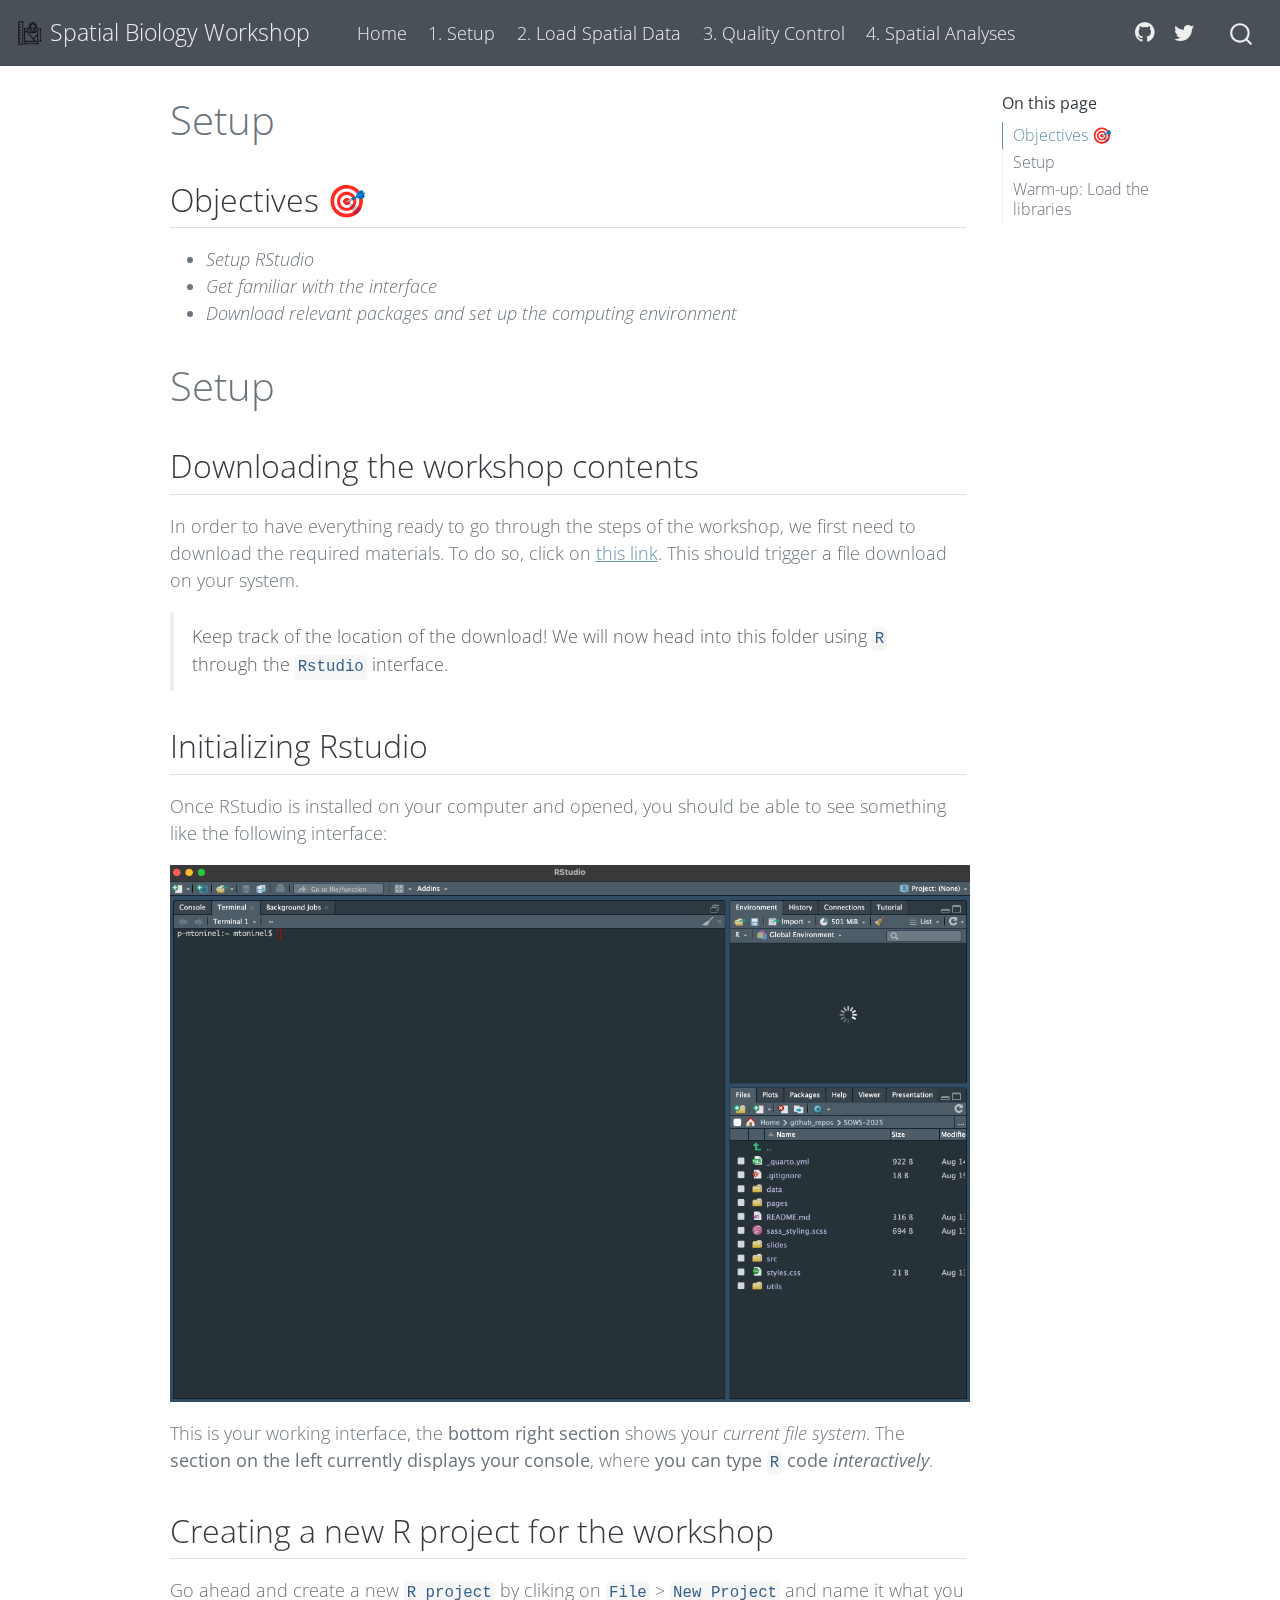
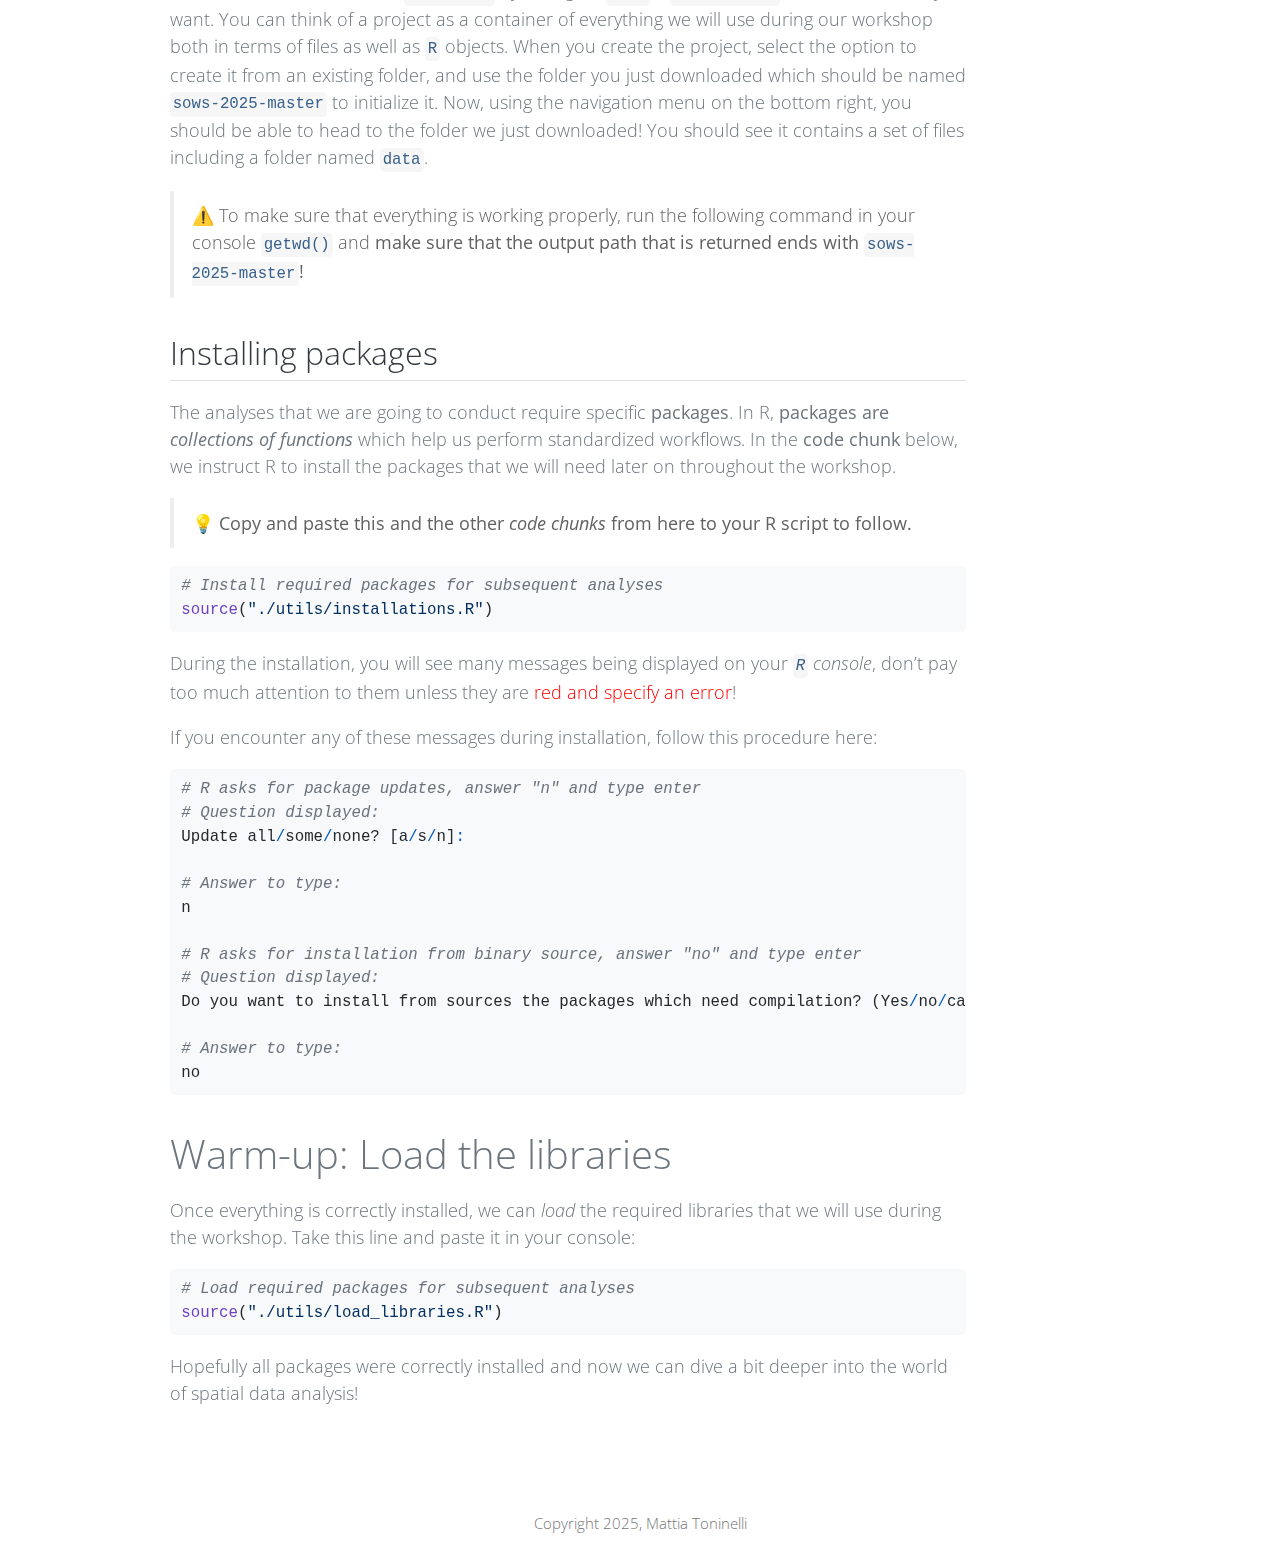
<file: docs/pages/setup.html>
<!DOCTYPE html>
<html xmlns="http://www.w3.org/1999/xhtml" lang="en" xml:lang="en"><head>

<meta charset="utf-8">
<meta name="generator" content="quarto-1.2.335">

<meta name="viewport" content="width=device-width, initial-scale=1.0, user-scalable=yes">


<title>Spatial Biology Workshop - Setup</title>
<style>
code{white-space: pre-wrap;}
span.smallcaps{font-variant: small-caps;}
div.columns{display: flex; gap: min(4vw, 1.5em);}
div.column{flex: auto; overflow-x: auto;}
div.hanging-indent{margin-left: 1.5em; text-indent: -1.5em;}
ul.task-list{list-style: none;}
ul.task-list li input[type="checkbox"] {
  width: 0.8em;
  margin: 0 0.8em 0.2em -1.6em;
  vertical-align: middle;
}
pre > code.sourceCode { white-space: pre; position: relative; }
pre > code.sourceCode > span { display: inline-block; line-height: 1.25; }
pre > code.sourceCode > span:empty { height: 1.2em; }
.sourceCode { overflow: visible; }
code.sourceCode > span { color: inherit; text-decoration: inherit; }
div.sourceCode { margin: 1em 0; }
pre.sourceCode { margin: 0; }
@media screen {
div.sourceCode { overflow: auto; }
}
@media print {
pre > code.sourceCode { white-space: pre-wrap; }
pre > code.sourceCode > span { text-indent: -5em; padding-left: 5em; }
}
pre.numberSource code
  { counter-reset: source-line 0; }
pre.numberSource code > span
  { position: relative; left: -4em; counter-increment: source-line; }
pre.numberSource code > span > a:first-child::before
  { content: counter(source-line);
    position: relative; left: -1em; text-align: right; vertical-align: baseline;
    border: none; display: inline-block;
    -webkit-touch-callout: none; -webkit-user-select: none;
    -khtml-user-select: none; -moz-user-select: none;
    -ms-user-select: none; user-select: none;
    padding: 0 4px; width: 4em;
    color: #aaaaaa;
  }
pre.numberSource { margin-left: 3em; border-left: 1px solid #aaaaaa;  padding-left: 4px; }
div.sourceCode
  {   }
@media screen {
pre > code.sourceCode > span > a:first-child::before { text-decoration: underline; }
}
code span.al { color: #ff0000; font-weight: bold; } /* Alert */
code span.an { color: #60a0b0; font-weight: bold; font-style: italic; } /* Annotation */
code span.at { color: #7d9029; } /* Attribute */
code span.bn { color: #40a070; } /* BaseN */
code span.bu { color: #008000; } /* BuiltIn */
code span.cf { color: #007020; font-weight: bold; } /* ControlFlow */
code span.ch { color: #4070a0; } /* Char */
code span.cn { color: #880000; } /* Constant */
code span.co { color: #60a0b0; font-style: italic; } /* Comment */
code span.cv { color: #60a0b0; font-weight: bold; font-style: italic; } /* CommentVar */
code span.do { color: #ba2121; font-style: italic; } /* Documentation */
code span.dt { color: #902000; } /* DataType */
code span.dv { color: #40a070; } /* DecVal */
code span.er { color: #ff0000; font-weight: bold; } /* Error */
code span.ex { } /* Extension */
code span.fl { color: #40a070; } /* Float */
code span.fu { color: #06287e; } /* Function */
code span.im { color: #008000; font-weight: bold; } /* Import */
code span.in { color: #60a0b0; font-weight: bold; font-style: italic; } /* Information */
code span.kw { color: #007020; font-weight: bold; } /* Keyword */
code span.op { color: #666666; } /* Operator */
code span.ot { color: #007020; } /* Other */
code span.pp { color: #bc7a00; } /* Preprocessor */
code span.sc { color: #4070a0; } /* SpecialChar */
code span.ss { color: #bb6688; } /* SpecialString */
code span.st { color: #4070a0; } /* String */
code span.va { color: #19177c; } /* Variable */
code span.vs { color: #4070a0; } /* VerbatimString */
code span.wa { color: #60a0b0; font-weight: bold; font-style: italic; } /* Warning */
</style>


<script src="../site_libs/quarto-nav/quarto-nav.js"></script>
<script src="../site_libs/quarto-nav/headroom.min.js"></script>
<script src="../site_libs/clipboard/clipboard.min.js"></script>
<script src="../site_libs/quarto-search/autocomplete.umd.js"></script>
<script src="../site_libs/quarto-search/fuse.min.js"></script>
<script src="../site_libs/quarto-search/quarto-search.js"></script>
<meta name="quarto:offset" content="../">
<link href=".././src/icon.png" rel="icon" type="image/png">
<script src="../site_libs/quarto-html/quarto.js"></script>
<script src="../site_libs/quarto-html/popper.min.js"></script>
<script src="../site_libs/quarto-html/tippy.umd.min.js"></script>
<script src="../site_libs/quarto-html/anchor.min.js"></script>
<link href="../site_libs/quarto-html/tippy.css" rel="stylesheet">
<link href="../site_libs/quarto-html/quarto-syntax-highlighting.css" rel="stylesheet" id="quarto-text-highlighting-styles">
<script src="../site_libs/bootstrap/bootstrap.min.js"></script>
<link href="../site_libs/bootstrap/bootstrap-icons.css" rel="stylesheet">
<link href="../site_libs/bootstrap/bootstrap.min.css" rel="stylesheet" id="quarto-bootstrap" data-mode="light">
<script id="quarto-search-options" type="application/json">{
  "location": "navbar",
  "copy-button": false,
  "collapse-after": 3,
  "panel-placement": "end",
  "type": "overlay",
  "limit": 20,
  "language": {
    "search-no-results-text": "No results",
    "search-matching-documents-text": "matching documents",
    "search-copy-link-title": "Copy link to search",
    "search-hide-matches-text": "Hide additional matches",
    "search-more-match-text": "more match in this document",
    "search-more-matches-text": "more matches in this document",
    "search-clear-button-title": "Clear",
    "search-detached-cancel-button-title": "Cancel",
    "search-submit-button-title": "Submit"
  }
}</script>


</head>

<body class="nav-fixed">

<div id="quarto-search-results"></div>
  <header id="quarto-header" class="headroom fixed-top">
    <nav class="navbar navbar-expand-lg navbar-dark ">
      <div class="navbar-container container-fluid">
      <div class="navbar-brand-container">
    <a href="../index.html" class="navbar-brand navbar-brand-logo">
    <img src=".././src/icon.png" alt="" class="navbar-logo">
    </a>
    <a class="navbar-brand" href="../index.html">
    <span class="navbar-title">Spatial Biology Workshop</span>
    </a>
  </div>
          <button class="navbar-toggler" type="button" data-bs-toggle="collapse" data-bs-target="#navbarCollapse" aria-controls="navbarCollapse" aria-expanded="false" aria-label="Toggle navigation" onclick="if (window.quartoToggleHeadroom) { window.quartoToggleHeadroom(); }">
  <span class="navbar-toggler-icon"></span>
</button>
          <div class="collapse navbar-collapse" id="navbarCollapse">
            <ul class="navbar-nav navbar-nav-scroll me-auto">
  <li class="nav-item">
    <a class="nav-link" href="../pages/index.html">
 <span class="menu-text">Home</span></a>
  </li>  
  <li class="nav-item">
    <a class="nav-link active" href="../pages/setup.html" aria-current="page">
 <span class="menu-text">1. Setup</span></a>
  </li>  
  <li class="nav-item">
    <a class="nav-link" href="../pages/spatial-data.html">
 <span class="menu-text">2. Load Spatial Data</span></a>
  </li>  
  <li class="nav-item">
    <a class="nav-link" href="../pages/quality-control.html">
 <span class="menu-text">3. Quality Control</span></a>
  </li>  
  <li class="nav-item">
    <a class="nav-link" href="../pages/downstream.html">
 <span class="menu-text">4. Spatial Analyses</span></a>
  </li>  
</ul>
            <ul class="navbar-nav navbar-nav-scroll ms-auto">
  <li class="nav-item compact">
    <a class="nav-link" href="https://github.com/paganilab"><i class="bi bi-github" role="img">
</i> 
 <span class="menu-text"></span></a>
  </li>  
  <li class="nav-item compact">
    <a class="nav-link" href="https://twitter.com/LabPagani"><i class="bi bi-twitter" role="img">
</i> 
 <span class="menu-text"></span></a>
  </li>  
</ul>
              <div id="quarto-search" class="" title="Search"></div>
          </div> <!-- /navcollapse -->
      </div> <!-- /container-fluid -->
    </nav>
</header>
<!-- content -->
<div id="quarto-content" class="quarto-container page-columns page-rows-contents page-layout-article page-navbar">
<!-- sidebar -->
<!-- margin-sidebar -->
    <div id="quarto-margin-sidebar" class="sidebar margin-sidebar">
        <nav id="TOC" role="doc-toc" class="toc-active">
    <h2 id="toc-title">On this page</h2>
   
  <ul>
  <li><a href="#objectives" id="toc-objectives" class="nav-link active" data-scroll-target="#objectives">Objectives 🎯</a></li>
  <li><a href="#setup" id="toc-setup" class="nav-link" data-scroll-target="#setup">Setup</a>
  <ul class="collapse">
  <li><a href="#downloading-the-workshop-contents" id="toc-downloading-the-workshop-contents" class="nav-link" data-scroll-target="#downloading-the-workshop-contents">Downloading the workshop contents</a></li>
  <li><a href="#initializing-rstudio" id="toc-initializing-rstudio" class="nav-link" data-scroll-target="#initializing-rstudio">Initializing Rstudio</a></li>
  <li><a href="#creating-a-new-r-project-for-the-workshop" id="toc-creating-a-new-r-project-for-the-workshop" class="nav-link" data-scroll-target="#creating-a-new-r-project-for-the-workshop">Creating a new R project for the workshop</a></li>
  <li><a href="#installing-packages" id="toc-installing-packages" class="nav-link" data-scroll-target="#installing-packages">Installing packages</a></li>
  </ul></li>
  <li><a href="#warm-up-load-the-libraries" id="toc-warm-up-load-the-libraries" class="nav-link" data-scroll-target="#warm-up-load-the-libraries">Warm-up: Load the libraries</a></li>
  </ul>
</nav>
    </div>
<!-- main -->
<main class="content" id="quarto-document-content">

<header id="title-block-header" class="quarto-title-block default">
<div class="quarto-title">
<h1 class="title">Setup</h1>
</div>



<div class="quarto-title-meta">

    
  
    
  </div>
  

</header>

<section id="objectives" class="level2">
<h2 class="anchored" data-anchor-id="objectives">Objectives 🎯</h2>
<ul>
<li><em>Setup RStudio</em></li>
<li><em>Get familiar with the interface</em></li>
<li><em>Download relevant packages and set up the computing environment</em></li>
</ul>
</section>
<section id="setup" class="level1">
<h1>Setup</h1>
<section id="downloading-the-workshop-contents" class="level2">
<h2 class="anchored" data-anchor-id="downloading-the-workshop-contents">Downloading the workshop contents</h2>
<p>In order to have everything ready to go through the steps of the workshop, we first need to download the required materials. To do so, click on <a href="https://github.com/paganilab/sows-2025/archive/refs/heads/master.zip">this link</a>. This should trigger a file download on your system.</p>
<blockquote class="blockquote">
<p>Keep track of the location of the download! We will now head into this folder using <code>R</code> through the <code>Rstudio</code> interface.</p>
</blockquote>
</section>
<section id="initializing-rstudio" class="level2">
<h2 class="anchored" data-anchor-id="initializing-rstudio">Initializing Rstudio</h2>
<p>Once RStudio is installed on your computer and opened, you should be able to see something like the following interface:</p>
<center>
<p><img src="../src/rstudio_interface.png" width="800"></p>
</center>
<p>This is your working interface, the <strong>bottom right section</strong> shows your <em>current file system</em>. The <strong>section on the left currently displays your console</strong>, where <strong>you can type <code>R</code> code <em>interactively</em></strong>.</p>
</section>
<section id="creating-a-new-r-project-for-the-workshop" class="level2">
<h2 class="anchored" data-anchor-id="creating-a-new-r-project-for-the-workshop">Creating a new R project for the workshop</h2>
<p>Go ahead and create a new <code>R project</code> by cliking on <code>File</code> &gt; <code>New Project</code> and name it what you want. You can think of a project as a container of everything we will use during our workshop both in terms of files as well as <code>R</code> objects. When you create the project, select the option to create it from an existing folder, and use the folder you just downloaded which should be named <code>sows-2025-master</code> to initialize it. Now, using the navigation menu on the bottom right, you should be able to head to the folder we just downloaded! You should see it contains a set of files including a folder named <code>data</code>.</p>
<blockquote class="blockquote">
<p>⚠️ To make sure that everything is working properly, run the following command in your console <code>getwd()</code> and <strong>make sure that the output path that is returned ends with <code>sows-2025-master</code>!</strong></p>
</blockquote>
</section>
<section id="installing-packages" class="level2">
<h2 class="anchored" data-anchor-id="installing-packages">Installing packages</h2>
<p>The analyses that we are going to conduct require specific <strong>packages</strong>. In R, <strong>packages are <em>collections of functions</em></strong> which help us perform standardized workflows. In the <strong>code chunk</strong> below, we instruct R to install the packages that we will need later on throughout the workshop.</p>
<blockquote class="blockquote">
<p>💡 <strong>Copy and paste this and the other <em>code chunks</em> from here to your R script to follow.</strong></p>
</blockquote>
<div class="cell" data-layout-align="center">
<div class="sourceCode cell-code" id="cb1"><pre class="sourceCode r code-with-copy"><code class="sourceCode r"><span id="cb1-1"><a href="#cb1-1" aria-hidden="true" tabindex="-1"></a><span class="co"># Install required packages for subsequent analyses</span></span>
<span id="cb1-2"><a href="#cb1-2" aria-hidden="true" tabindex="-1"></a><span class="fu">source</span>(<span class="st">"./utils/installations.R"</span>)</span></code><button title="Copy to Clipboard" class="code-copy-button"><i class="bi"></i></button></pre></div>
</div>
<p>During the installation, you will see many messages being displayed on your <em><code>R</code> console</em>, don’t pay too much attention to them unless they are <span style="color: red;">red and specify an error</span>!</p>
<p>If you encounter any of these messages during installation, follow this procedure here:</p>
<div class="cell" data-layout-align="center">
<div class="sourceCode cell-code" id="cb2"><pre class="sourceCode r code-with-copy"><code class="sourceCode r"><span id="cb2-1"><a href="#cb2-1" aria-hidden="true" tabindex="-1"></a><span class="co"># R asks for package updates, answer "n" and type enter</span></span>
<span id="cb2-2"><a href="#cb2-2" aria-hidden="true" tabindex="-1"></a><span class="co"># Question displayed:</span></span>
<span id="cb2-3"><a href="#cb2-3" aria-hidden="true" tabindex="-1"></a>Update all<span class="sc">/</span>some<span class="sc">/</span>none? [a<span class="sc">/</span>s<span class="sc">/</span>n]<span class="sc">:</span></span>
<span id="cb2-4"><a href="#cb2-4" aria-hidden="true" tabindex="-1"></a></span>
<span id="cb2-5"><a href="#cb2-5" aria-hidden="true" tabindex="-1"></a><span class="co"># Answer to type:  </span></span>
<span id="cb2-6"><a href="#cb2-6" aria-hidden="true" tabindex="-1"></a>n</span>
<span id="cb2-7"><a href="#cb2-7" aria-hidden="true" tabindex="-1"></a></span>
<span id="cb2-8"><a href="#cb2-8" aria-hidden="true" tabindex="-1"></a><span class="co"># R asks for installation from binary source, answer "no" and type enter</span></span>
<span id="cb2-9"><a href="#cb2-9" aria-hidden="true" tabindex="-1"></a><span class="co"># Question displayed:</span></span>
<span id="cb2-10"><a href="#cb2-10" aria-hidden="true" tabindex="-1"></a>Do you want to install from sources the packages which need compilation? (Yes<span class="sc">/</span>no<span class="sc">/</span>cancel)</span>
<span id="cb2-11"><a href="#cb2-11" aria-hidden="true" tabindex="-1"></a></span>
<span id="cb2-12"><a href="#cb2-12" aria-hidden="true" tabindex="-1"></a><span class="co"># Answer to type:</span></span>
<span id="cb2-13"><a href="#cb2-13" aria-hidden="true" tabindex="-1"></a>no</span></code><button title="Copy to Clipboard" class="code-copy-button"><i class="bi"></i></button></pre></div>
</div>
</section>
</section>
<section id="warm-up-load-the-libraries" class="level1">
<h1>Warm-up: Load the libraries</h1>
<p>Once everything is correctly installed, we can <em>load</em> the required libraries that we will use during the workshop. Take this line and paste it in your console:</p>
<div class="cell" data-layout-align="center">
<div class="sourceCode cell-code" id="cb3"><pre class="sourceCode r code-with-copy"><code class="sourceCode r"><span id="cb3-1"><a href="#cb3-1" aria-hidden="true" tabindex="-1"></a><span class="co"># Load required packages for subsequent analyses</span></span>
<span id="cb3-2"><a href="#cb3-2" aria-hidden="true" tabindex="-1"></a><span class="fu">source</span>(<span class="st">"./utils/load_libraries.R"</span>)</span></code><button title="Copy to Clipboard" class="code-copy-button"><i class="bi"></i></button></pre></div>
</div>
<p>Hopefully all packages were correctly installed and now we can dive a bit deeper into the world of spatial data analysis!</p>


</section>

</main> <!-- /main -->
<script id="quarto-html-after-body" type="application/javascript">
window.document.addEventListener("DOMContentLoaded", function (event) {
  const toggleBodyColorMode = (bsSheetEl) => {
    const mode = bsSheetEl.getAttribute("data-mode");
    const bodyEl = window.document.querySelector("body");
    if (mode === "dark") {
      bodyEl.classList.add("quarto-dark");
      bodyEl.classList.remove("quarto-light");
    } else {
      bodyEl.classList.add("quarto-light");
      bodyEl.classList.remove("quarto-dark");
    }
  }
  const toggleBodyColorPrimary = () => {
    const bsSheetEl = window.document.querySelector("link#quarto-bootstrap");
    if (bsSheetEl) {
      toggleBodyColorMode(bsSheetEl);
    }
  }
  toggleBodyColorPrimary();  
  const icon = "";
  const anchorJS = new window.AnchorJS();
  anchorJS.options = {
    placement: 'right',
    icon: icon
  };
  anchorJS.add('.anchored');
  const clipboard = new window.ClipboardJS('.code-copy-button', {
    target: function(trigger) {
      return trigger.previousElementSibling;
    }
  });
  clipboard.on('success', function(e) {
    // button target
    const button = e.trigger;
    // don't keep focus
    button.blur();
    // flash "checked"
    button.classList.add('code-copy-button-checked');
    var currentTitle = button.getAttribute("title");
    button.setAttribute("title", "Copied!");
    let tooltip;
    if (window.bootstrap) {
      button.setAttribute("data-bs-toggle", "tooltip");
      button.setAttribute("data-bs-placement", "left");
      button.setAttribute("data-bs-title", "Copied!");
      tooltip = new bootstrap.Tooltip(button, 
        { trigger: "manual", 
          customClass: "code-copy-button-tooltip",
          offset: [0, -8]});
      tooltip.show();    
    }
    setTimeout(function() {
      if (tooltip) {
        tooltip.hide();
        button.removeAttribute("data-bs-title");
        button.removeAttribute("data-bs-toggle");
        button.removeAttribute("data-bs-placement");
      }
      button.setAttribute("title", currentTitle);
      button.classList.remove('code-copy-button-checked');
    }, 1000);
    // clear code selection
    e.clearSelection();
  });
  function tippyHover(el, contentFn) {
    const config = {
      allowHTML: true,
      content: contentFn,
      maxWidth: 500,
      delay: 100,
      arrow: false,
      appendTo: function(el) {
          return el.parentElement;
      },
      interactive: true,
      interactiveBorder: 10,
      theme: 'quarto',
      placement: 'bottom-start'
    };
    window.tippy(el, config); 
  }
  const noterefs = window.document.querySelectorAll('a[role="doc-noteref"]');
  for (var i=0; i<noterefs.length; i++) {
    const ref = noterefs[i];
    tippyHover(ref, function() {
      // use id or data attribute instead here
      let href = ref.getAttribute('data-footnote-href') || ref.getAttribute('href');
      try { href = new URL(href).hash; } catch {}
      const id = href.replace(/^#\/?/, "");
      const note = window.document.getElementById(id);
      return note.innerHTML;
    });
  }
  const findCites = (el) => {
    const parentEl = el.parentElement;
    if (parentEl) {
      const cites = parentEl.dataset.cites;
      if (cites) {
        return {
          el,
          cites: cites.split(' ')
        };
      } else {
        return findCites(el.parentElement)
      }
    } else {
      return undefined;
    }
  };
  var bibliorefs = window.document.querySelectorAll('a[role="doc-biblioref"]');
  for (var i=0; i<bibliorefs.length; i++) {
    const ref = bibliorefs[i];
    const citeInfo = findCites(ref);
    if (citeInfo) {
      tippyHover(citeInfo.el, function() {
        var popup = window.document.createElement('div');
        citeInfo.cites.forEach(function(cite) {
          var citeDiv = window.document.createElement('div');
          citeDiv.classList.add('hanging-indent');
          citeDiv.classList.add('csl-entry');
          var biblioDiv = window.document.getElementById('ref-' + cite);
          if (biblioDiv) {
            citeDiv.innerHTML = biblioDiv.innerHTML;
          }
          popup.appendChild(citeDiv);
        });
        return popup.innerHTML;
      });
    }
  }
});
</script>
</div> <!-- /content -->
<footer class="footer">
  <div class="nav-footer">
      <div class="nav-footer-center">Copyright 2025, Mattia Toninelli</div>
  </div>
</footer>



</body></html>
</file>
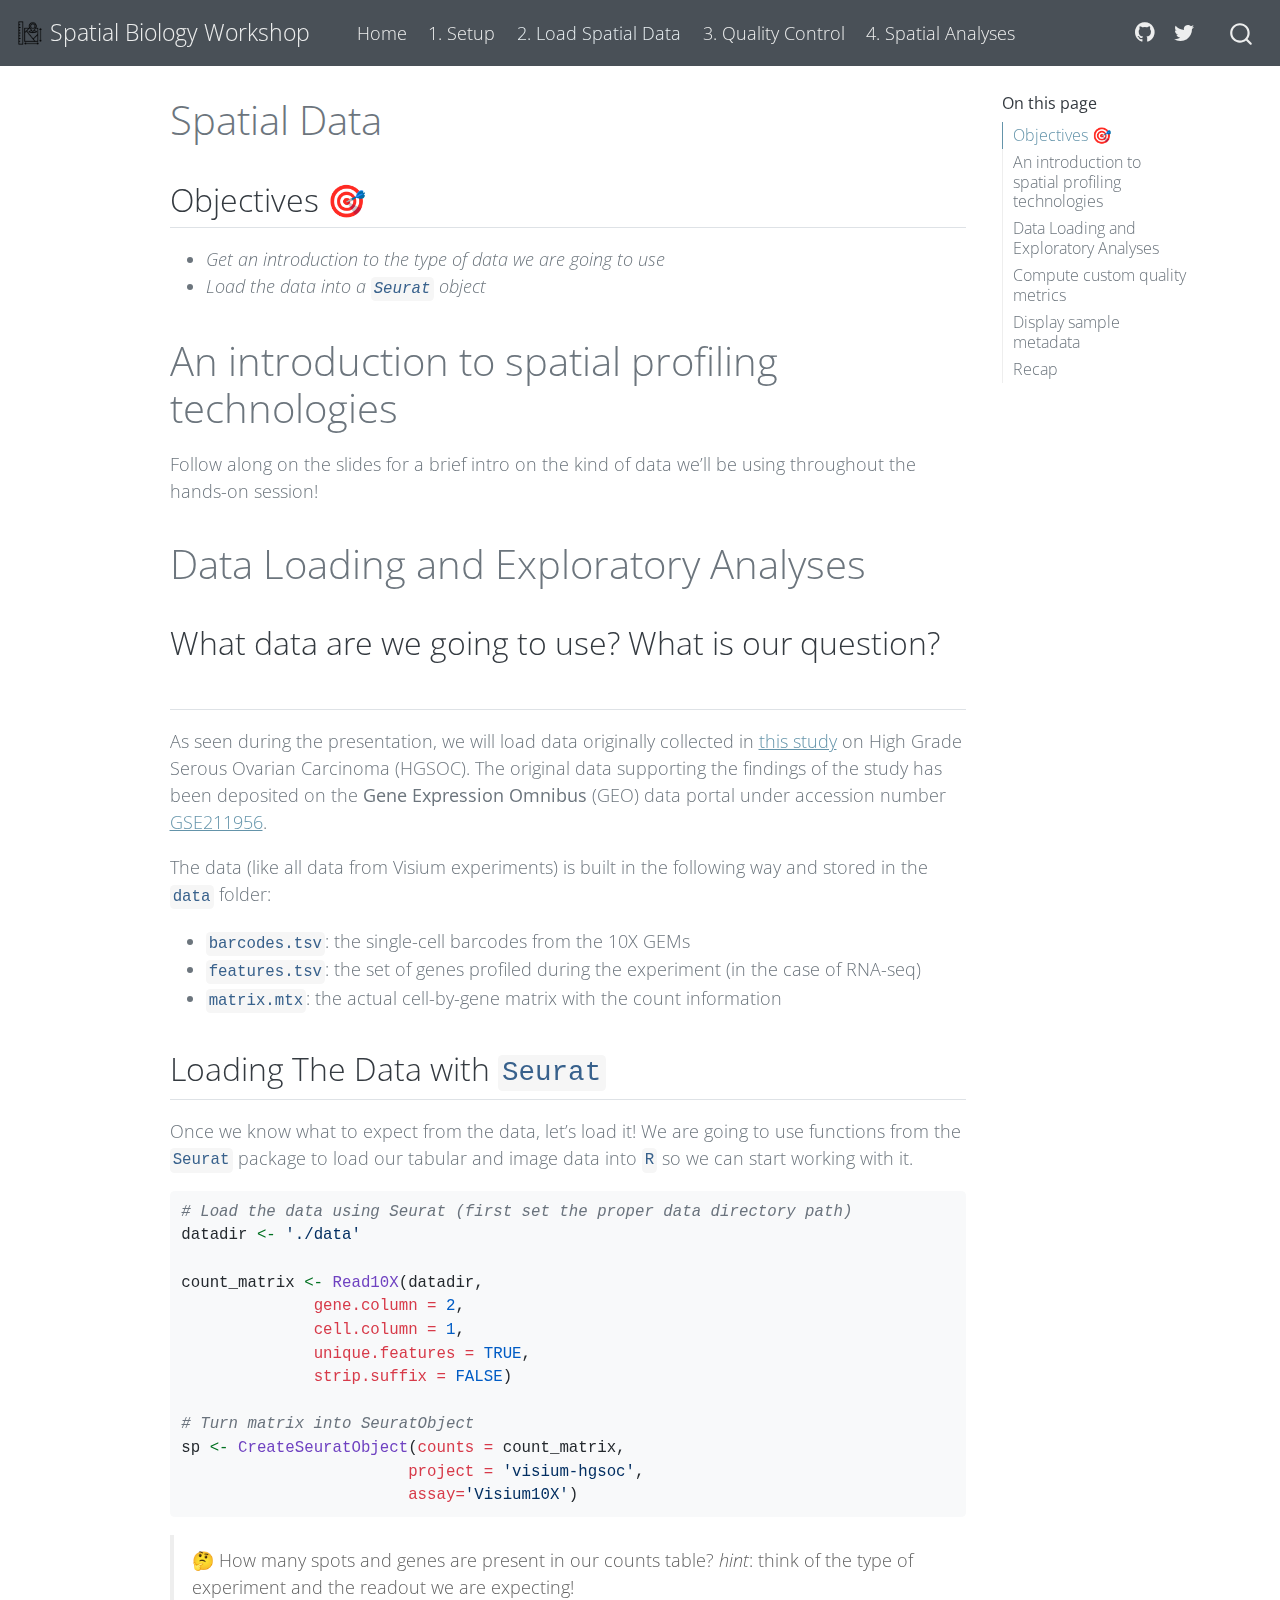
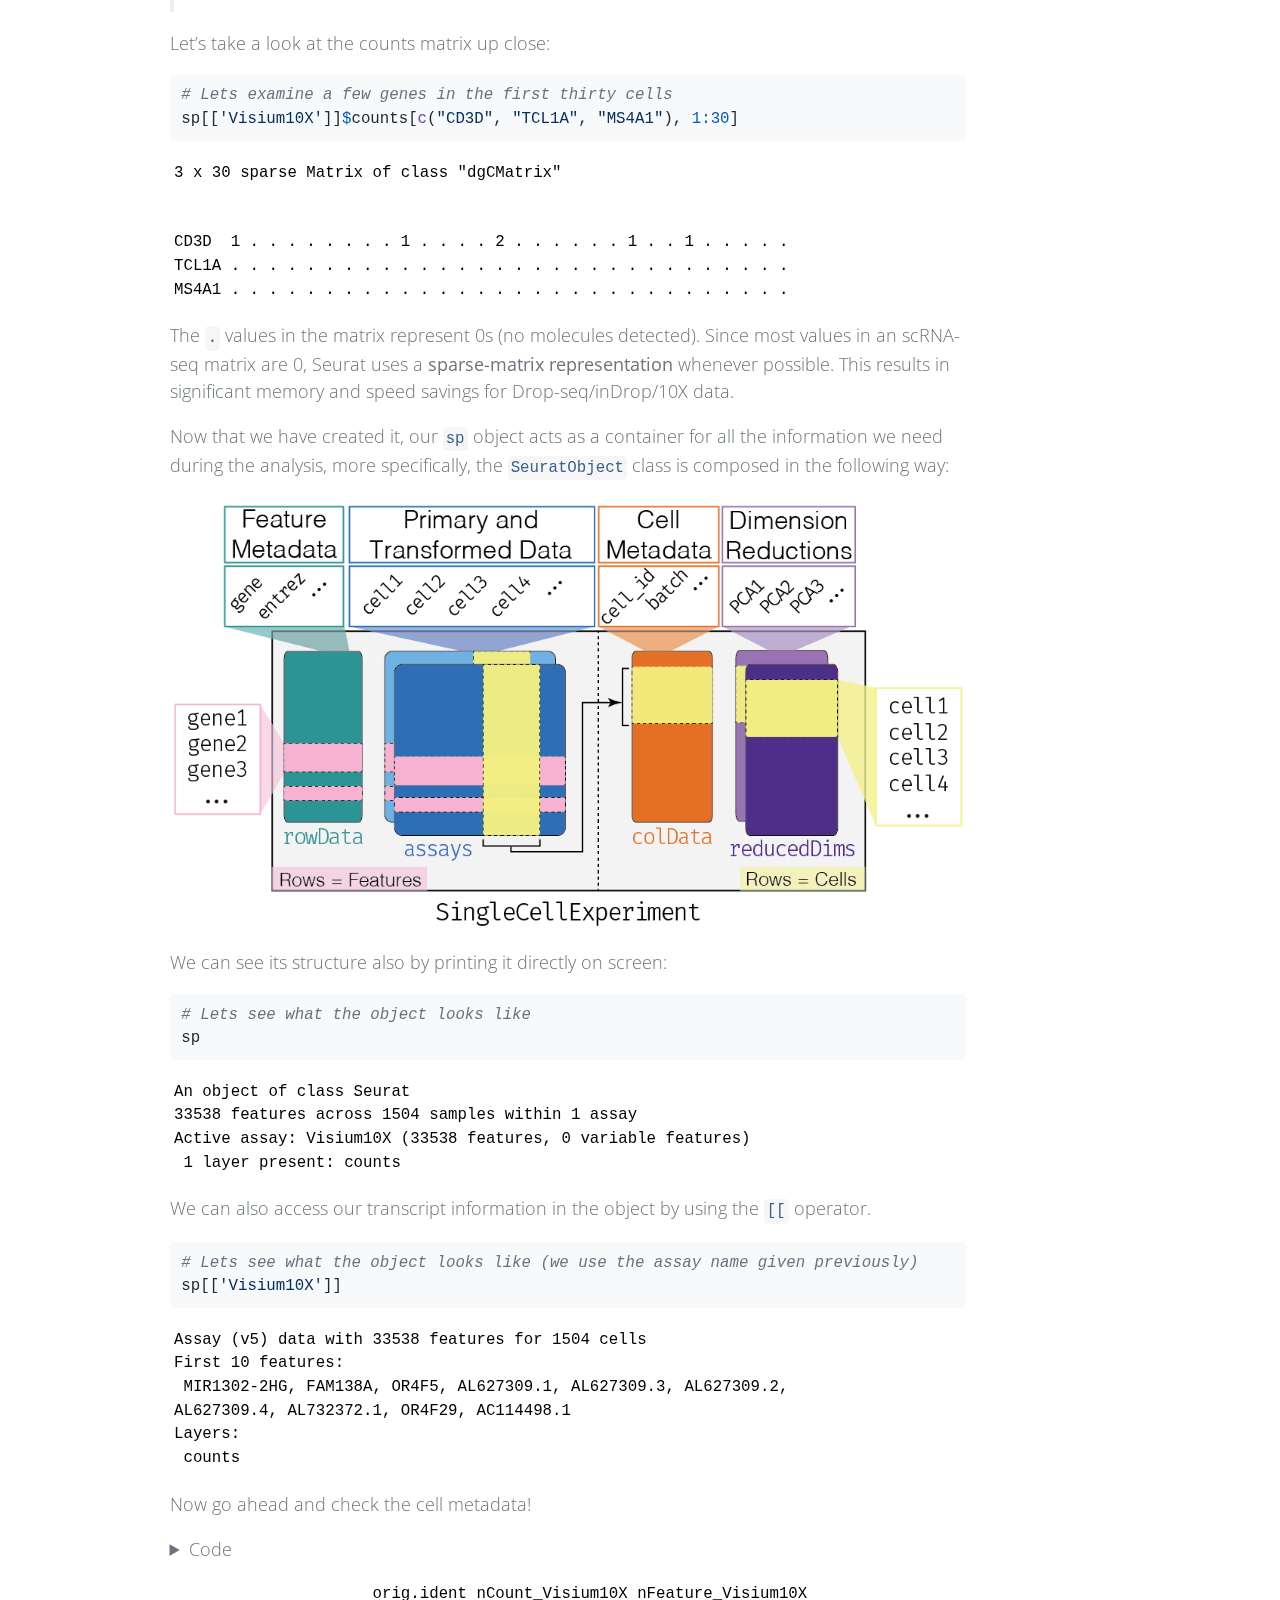
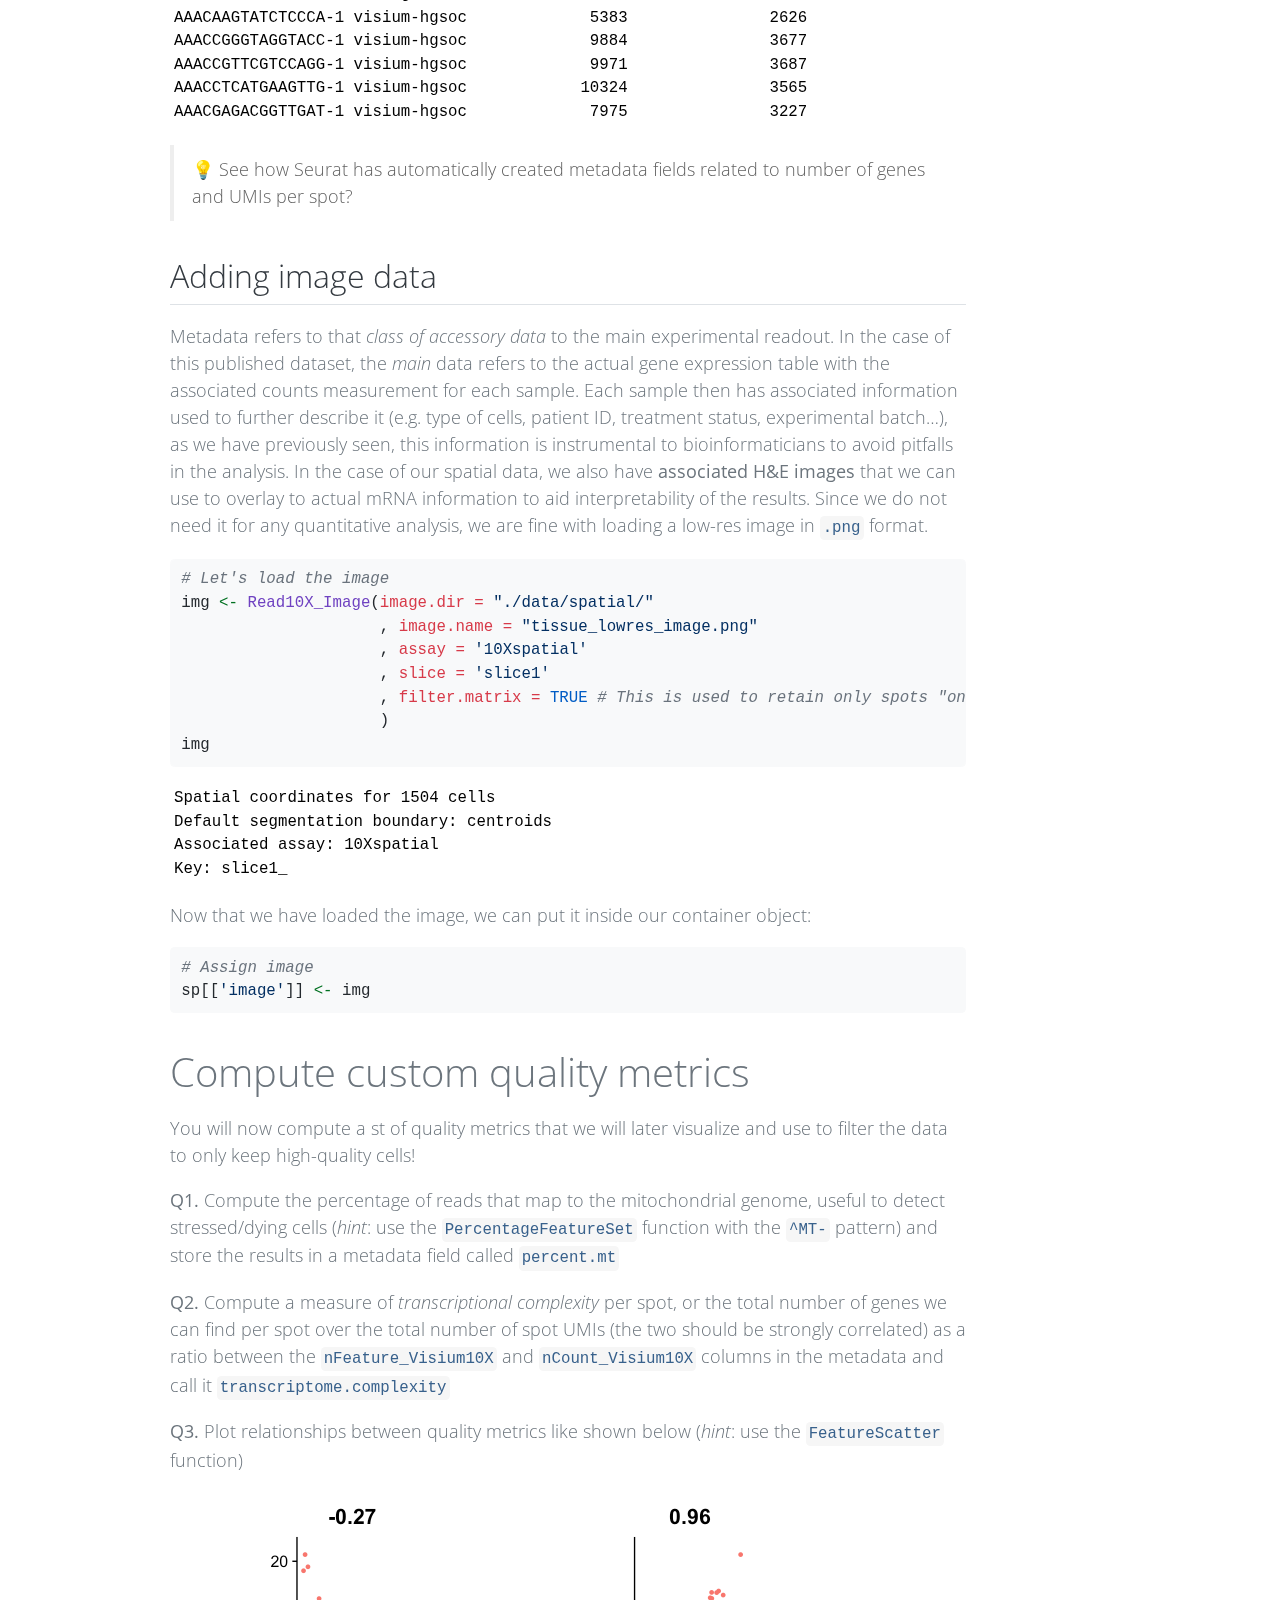
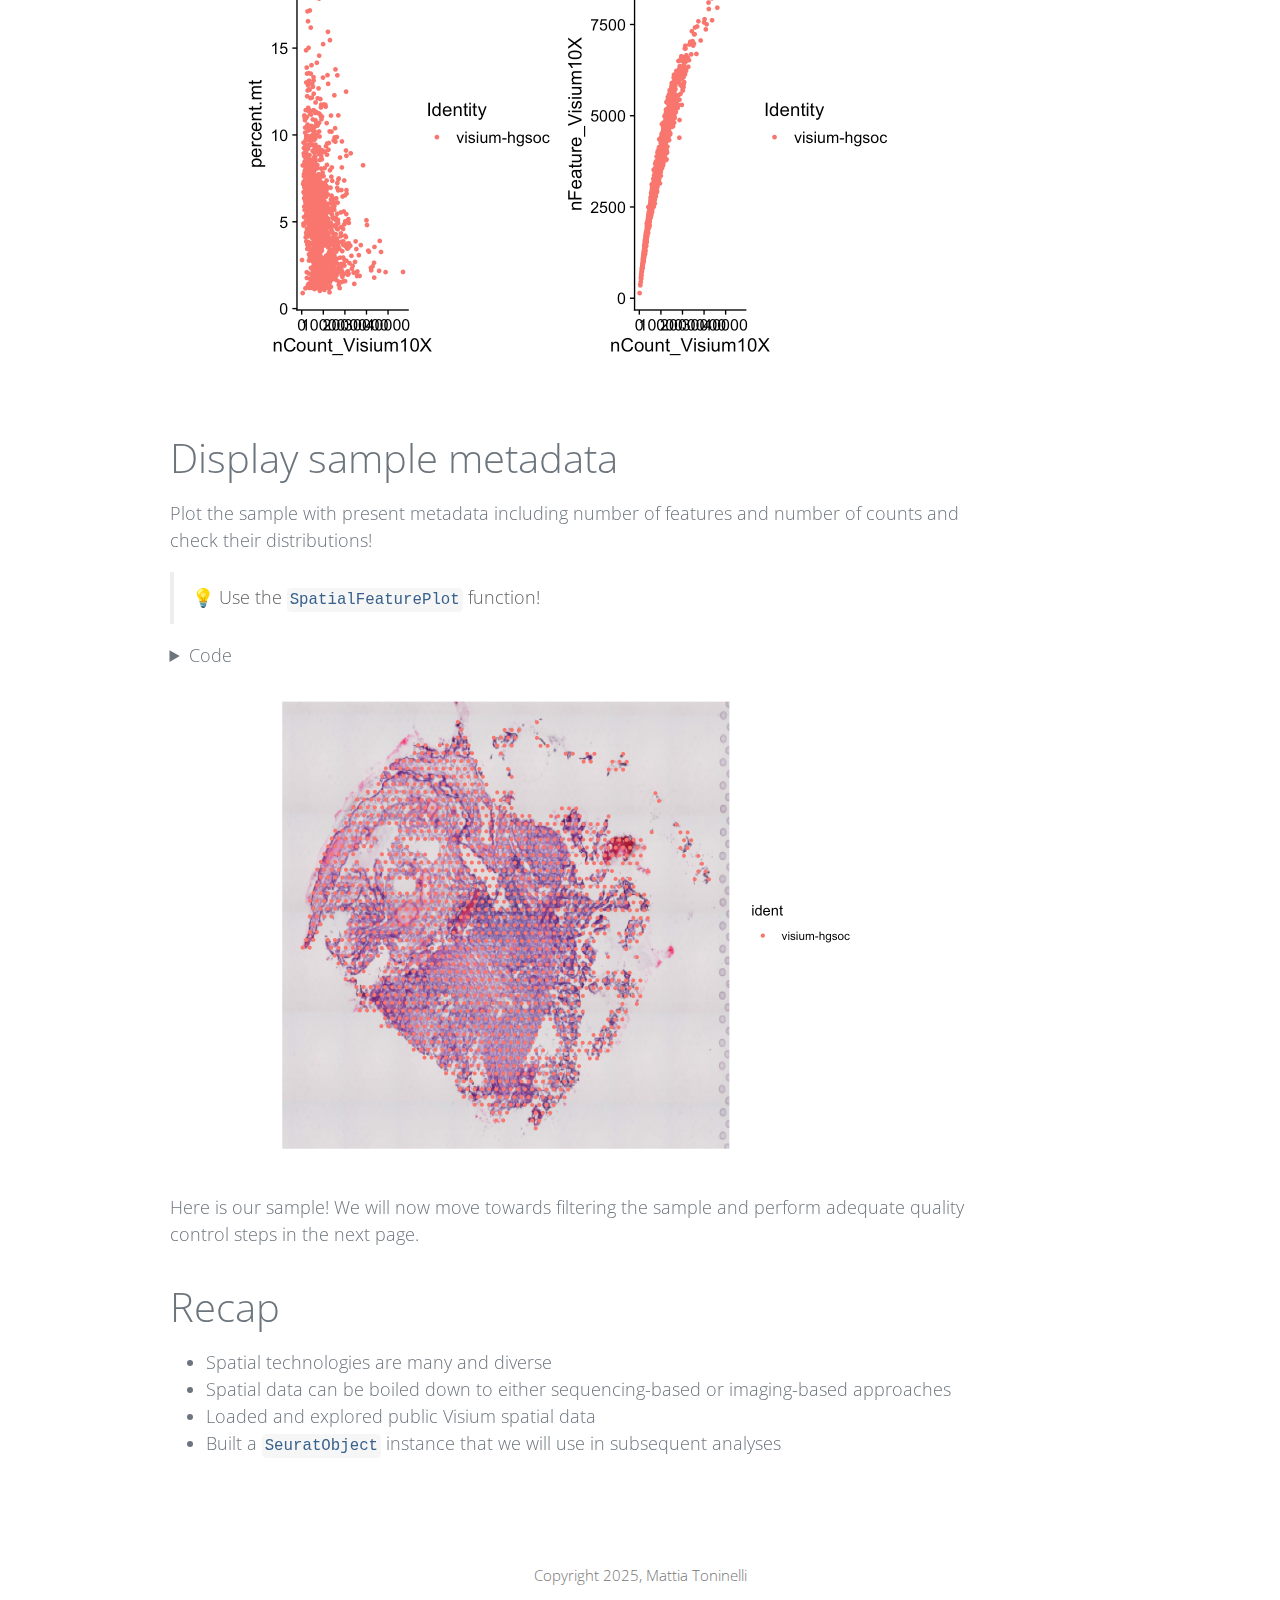
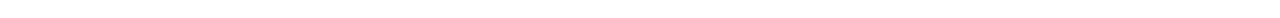
<file: docs/pages/spatial-data.html>
<!DOCTYPE html>
<html xmlns="http://www.w3.org/1999/xhtml" lang="en" xml:lang="en"><head>

<meta charset="utf-8">
<meta name="generator" content="quarto-1.2.335">

<meta name="viewport" content="width=device-width, initial-scale=1.0, user-scalable=yes">


<title>Spatial Biology Workshop - Spatial Data</title>
<style>
code{white-space: pre-wrap;}
span.smallcaps{font-variant: small-caps;}
div.columns{display: flex; gap: min(4vw, 1.5em);}
div.column{flex: auto; overflow-x: auto;}
div.hanging-indent{margin-left: 1.5em; text-indent: -1.5em;}
ul.task-list{list-style: none;}
ul.task-list li input[type="checkbox"] {
  width: 0.8em;
  margin: 0 0.8em 0.2em -1.6em;
  vertical-align: middle;
}
pre > code.sourceCode { white-space: pre; position: relative; }
pre > code.sourceCode > span { display: inline-block; line-height: 1.25; }
pre > code.sourceCode > span:empty { height: 1.2em; }
.sourceCode { overflow: visible; }
code.sourceCode > span { color: inherit; text-decoration: inherit; }
div.sourceCode { margin: 1em 0; }
pre.sourceCode { margin: 0; }
@media screen {
div.sourceCode { overflow: auto; }
}
@media print {
pre > code.sourceCode { white-space: pre-wrap; }
pre > code.sourceCode > span { text-indent: -5em; padding-left: 5em; }
}
pre.numberSource code
  { counter-reset: source-line 0; }
pre.numberSource code > span
  { position: relative; left: -4em; counter-increment: source-line; }
pre.numberSource code > span > a:first-child::before
  { content: counter(source-line);
    position: relative; left: -1em; text-align: right; vertical-align: baseline;
    border: none; display: inline-block;
    -webkit-touch-callout: none; -webkit-user-select: none;
    -khtml-user-select: none; -moz-user-select: none;
    -ms-user-select: none; user-select: none;
    padding: 0 4px; width: 4em;
    color: #aaaaaa;
  }
pre.numberSource { margin-left: 3em; border-left: 1px solid #aaaaaa;  padding-left: 4px; }
div.sourceCode
  {   }
@media screen {
pre > code.sourceCode > span > a:first-child::before { text-decoration: underline; }
}
code span.al { color: #ff0000; font-weight: bold; } /* Alert */
code span.an { color: #60a0b0; font-weight: bold; font-style: italic; } /* Annotation */
code span.at { color: #7d9029; } /* Attribute */
code span.bn { color: #40a070; } /* BaseN */
code span.bu { color: #008000; } /* BuiltIn */
code span.cf { color: #007020; font-weight: bold; } /* ControlFlow */
code span.ch { color: #4070a0; } /* Char */
code span.cn { color: #880000; } /* Constant */
code span.co { color: #60a0b0; font-style: italic; } /* Comment */
code span.cv { color: #60a0b0; font-weight: bold; font-style: italic; } /* CommentVar */
code span.do { color: #ba2121; font-style: italic; } /* Documentation */
code span.dt { color: #902000; } /* DataType */
code span.dv { color: #40a070; } /* DecVal */
code span.er { color: #ff0000; font-weight: bold; } /* Error */
code span.ex { } /* Extension */
code span.fl { color: #40a070; } /* Float */
code span.fu { color: #06287e; } /* Function */
code span.im { color: #008000; font-weight: bold; } /* Import */
code span.in { color: #60a0b0; font-weight: bold; font-style: italic; } /* Information */
code span.kw { color: #007020; font-weight: bold; } /* Keyword */
code span.op { color: #666666; } /* Operator */
code span.ot { color: #007020; } /* Other */
code span.pp { color: #bc7a00; } /* Preprocessor */
code span.sc { color: #4070a0; } /* SpecialChar */
code span.ss { color: #bb6688; } /* SpecialString */
code span.st { color: #4070a0; } /* String */
code span.va { color: #19177c; } /* Variable */
code span.vs { color: #4070a0; } /* VerbatimString */
code span.wa { color: #60a0b0; font-weight: bold; font-style: italic; } /* Warning */
</style>


<script src="../site_libs/quarto-nav/quarto-nav.js"></script>
<script src="../site_libs/quarto-nav/headroom.min.js"></script>
<script src="../site_libs/clipboard/clipboard.min.js"></script>
<script src="../site_libs/quarto-search/autocomplete.umd.js"></script>
<script src="../site_libs/quarto-search/fuse.min.js"></script>
<script src="../site_libs/quarto-search/quarto-search.js"></script>
<meta name="quarto:offset" content="../">
<link href=".././src/icon.png" rel="icon" type="image/png">
<script src="../site_libs/quarto-html/quarto.js"></script>
<script src="../site_libs/quarto-html/popper.min.js"></script>
<script src="../site_libs/quarto-html/tippy.umd.min.js"></script>
<script src="../site_libs/quarto-html/anchor.min.js"></script>
<link href="../site_libs/quarto-html/tippy.css" rel="stylesheet">
<link href="../site_libs/quarto-html/quarto-syntax-highlighting.css" rel="stylesheet" id="quarto-text-highlighting-styles">
<script src="../site_libs/bootstrap/bootstrap.min.js"></script>
<link href="../site_libs/bootstrap/bootstrap-icons.css" rel="stylesheet">
<link href="../site_libs/bootstrap/bootstrap.min.css" rel="stylesheet" id="quarto-bootstrap" data-mode="light">
<script id="quarto-search-options" type="application/json">{
  "location": "navbar",
  "copy-button": false,
  "collapse-after": 3,
  "panel-placement": "end",
  "type": "overlay",
  "limit": 20,
  "language": {
    "search-no-results-text": "No results",
    "search-matching-documents-text": "matching documents",
    "search-copy-link-title": "Copy link to search",
    "search-hide-matches-text": "Hide additional matches",
    "search-more-match-text": "more match in this document",
    "search-more-matches-text": "more matches in this document",
    "search-clear-button-title": "Clear",
    "search-detached-cancel-button-title": "Cancel",
    "search-submit-button-title": "Submit"
  }
}</script>


</head>

<body class="nav-fixed">

<div id="quarto-search-results"></div>
  <header id="quarto-header" class="headroom fixed-top">
    <nav class="navbar navbar-expand-lg navbar-dark ">
      <div class="navbar-container container-fluid">
      <div class="navbar-brand-container">
    <a href="../index.html" class="navbar-brand navbar-brand-logo">
    <img src=".././src/icon.png" alt="" class="navbar-logo">
    </a>
    <a class="navbar-brand" href="../index.html">
    <span class="navbar-title">Spatial Biology Workshop</span>
    </a>
  </div>
          <button class="navbar-toggler" type="button" data-bs-toggle="collapse" data-bs-target="#navbarCollapse" aria-controls="navbarCollapse" aria-expanded="false" aria-label="Toggle navigation" onclick="if (window.quartoToggleHeadroom) { window.quartoToggleHeadroom(); }">
  <span class="navbar-toggler-icon"></span>
</button>
          <div class="collapse navbar-collapse" id="navbarCollapse">
            <ul class="navbar-nav navbar-nav-scroll me-auto">
  <li class="nav-item">
    <a class="nav-link" href="../pages/index.html">
 <span class="menu-text">Home</span></a>
  </li>  
  <li class="nav-item">
    <a class="nav-link" href="../pages/setup.html">
 <span class="menu-text">1. Setup</span></a>
  </li>  
  <li class="nav-item">
    <a class="nav-link active" href="../pages/spatial-data.html" aria-current="page">
 <span class="menu-text">2. Load Spatial Data</span></a>
  </li>  
  <li class="nav-item">
    <a class="nav-link" href="../pages/quality-control.html">
 <span class="menu-text">3. Quality Control</span></a>
  </li>  
  <li class="nav-item">
    <a class="nav-link" href="../pages/downstream.html">
 <span class="menu-text">4. Spatial Analyses</span></a>
  </li>  
</ul>
            <ul class="navbar-nav navbar-nav-scroll ms-auto">
  <li class="nav-item compact">
    <a class="nav-link" href="https://github.com/paganilab"><i class="bi bi-github" role="img">
</i> 
 <span class="menu-text"></span></a>
  </li>  
  <li class="nav-item compact">
    <a class="nav-link" href="https://twitter.com/LabPagani"><i class="bi bi-twitter" role="img">
</i> 
 <span class="menu-text"></span></a>
  </li>  
</ul>
              <div id="quarto-search" class="" title="Search"></div>
          </div> <!-- /navcollapse -->
      </div> <!-- /container-fluid -->
    </nav>
</header>
<!-- content -->
<div id="quarto-content" class="quarto-container page-columns page-rows-contents page-layout-article page-navbar">
<!-- sidebar -->
<!-- margin-sidebar -->
    <div id="quarto-margin-sidebar" class="sidebar margin-sidebar">
        <nav id="TOC" role="doc-toc" class="toc-active">
    <h2 id="toc-title">On this page</h2>
   
  <ul>
  <li><a href="#objectives" id="toc-objectives" class="nav-link active" data-scroll-target="#objectives">Objectives 🎯</a></li>
  <li><a href="#an-introduction-to-spatial-profiling-technologies" id="toc-an-introduction-to-spatial-profiling-technologies" class="nav-link" data-scroll-target="#an-introduction-to-spatial-profiling-technologies">An introduction to spatial profiling technologies</a></li>
  <li><a href="#data-loading-and-exploratory-analyses" id="toc-data-loading-and-exploratory-analyses" class="nav-link" data-scroll-target="#data-loading-and-exploratory-analyses">Data Loading and Exploratory Analyses</a>
  <ul class="collapse">
  <li><a href="#what-data-are-we-going-to-use-what-is-our-question" id="toc-what-data-are-we-going-to-use-what-is-our-question" class="nav-link" data-scroll-target="#what-data-are-we-going-to-use-what-is-our-question">What data are we going to use? What is our question?</a></li>
  <li><a href="#loading-the-data-with-seurat" id="toc-loading-the-data-with-seurat" class="nav-link" data-scroll-target="#loading-the-data-with-seurat">Loading The Data with <code>Seurat</code></a></li>
  <li><a href="#adding-image-data" id="toc-adding-image-data" class="nav-link" data-scroll-target="#adding-image-data">Adding image data</a></li>
  </ul></li>
  <li><a href="#compute-custom-quality-metrics" id="toc-compute-custom-quality-metrics" class="nav-link" data-scroll-target="#compute-custom-quality-metrics">Compute custom quality metrics</a></li>
  <li><a href="#display-sample-metadata" id="toc-display-sample-metadata" class="nav-link" data-scroll-target="#display-sample-metadata">Display sample metadata</a></li>
  <li><a href="#recap" id="toc-recap" class="nav-link" data-scroll-target="#recap">Recap</a></li>
  </ul>
</nav>
    </div>
<!-- main -->
<main class="content" id="quarto-document-content">

<header id="title-block-header" class="quarto-title-block default">
<div class="quarto-title">
<h1 class="title">Spatial Data</h1>
</div>



<div class="quarto-title-meta">

    
  
    
  </div>
  

</header>

<section id="objectives" class="level2">
<h2 class="anchored" data-anchor-id="objectives">Objectives 🎯</h2>
<ul>
<li><em>Get an introduction to the type of data we are going to use</em></li>
<li><em>Load the data into a <code>Seurat</code> object</em></li>
</ul>
</section>
<section id="an-introduction-to-spatial-profiling-technologies" class="level1">
<h1>An introduction to spatial profiling technologies</h1>
<p>Follow along on the slides for a brief intro on the kind of data we’ll be using throughout the hands-on session!</p>
</section>
<section id="data-loading-and-exploratory-analyses" class="level1">
<h1>Data Loading and Exploratory Analyses</h1>
<section id="what-data-are-we-going-to-use-what-is-our-question" class="level2">
<h2 class="anchored" data-anchor-id="what-data-are-we-going-to-use-what-is-our-question">What data are we going to use? What is our question?</h2>
<p>As seen during the presentation, we will load data originally collected in <a href="https://www.nature.com/articles/s41467-024-47271-y">this study</a> on High Grade Serous Ovarian Carcinoma (HGSOC). The original data supporting the findings of the study has been deposited on the <strong>Gene Expression Omnibus</strong> (GEO) data portal under accession number <a href="https://www.ncbi.nlm.nih.gov/geo/query/acc.cgi?acc=GSE211956">GSE211956</a>.</p>
<p>The data (like all data from Visium experiments) is built in the following way and stored in the <code>data</code> folder:</p>
<ul>
<li><code>barcodes.tsv</code>: the single-cell barcodes from the 10X GEMs</li>
<li><code>features.tsv</code>: the set of genes profiled during the experiment (in the case of RNA-seq)</li>
<li><code>matrix.mtx</code>: the actual cell-by-gene matrix with the count information</li>
</ul>
</section>
<section id="loading-the-data-with-seurat" class="level2">
<h2 class="anchored" data-anchor-id="loading-the-data-with-seurat">Loading The Data with <code>Seurat</code></h2>
<p>Once we know what to expect from the data, let’s load it! We are going to use functions from the <code>Seurat</code> package to load our tabular and image data into <code>R</code> so we can start working with it.</p>
<div class="cell" data-layout-align="center">
<div class="sourceCode cell-code" id="cb1"><pre class="sourceCode r code-with-copy"><code class="sourceCode r"><span id="cb1-1"><a href="#cb1-1" aria-hidden="true" tabindex="-1"></a><span class="co"># Load the data using Seurat (first set the proper data directory path)</span></span>
<span id="cb1-2"><a href="#cb1-2" aria-hidden="true" tabindex="-1"></a>datadir <span class="ot">&lt;-</span> <span class="st">'./data'</span></span>
<span id="cb1-3"><a href="#cb1-3" aria-hidden="true" tabindex="-1"></a></span>
<span id="cb1-4"><a href="#cb1-4" aria-hidden="true" tabindex="-1"></a>count_matrix <span class="ot">&lt;-</span> <span class="fu">Read10X</span>(datadir,</span>
<span id="cb1-5"><a href="#cb1-5" aria-hidden="true" tabindex="-1"></a>              <span class="at">gene.column =</span> <span class="dv">2</span>,</span>
<span id="cb1-6"><a href="#cb1-6" aria-hidden="true" tabindex="-1"></a>              <span class="at">cell.column =</span> <span class="dv">1</span>,</span>
<span id="cb1-7"><a href="#cb1-7" aria-hidden="true" tabindex="-1"></a>              <span class="at">unique.features =</span> <span class="cn">TRUE</span>,</span>
<span id="cb1-8"><a href="#cb1-8" aria-hidden="true" tabindex="-1"></a>              <span class="at">strip.suffix =</span> <span class="cn">FALSE</span>)</span>
<span id="cb1-9"><a href="#cb1-9" aria-hidden="true" tabindex="-1"></a></span>
<span id="cb1-10"><a href="#cb1-10" aria-hidden="true" tabindex="-1"></a><span class="co"># Turn matrix into SeuratObject</span></span>
<span id="cb1-11"><a href="#cb1-11" aria-hidden="true" tabindex="-1"></a>sp <span class="ot">&lt;-</span> <span class="fu">CreateSeuratObject</span>(<span class="at">counts =</span> count_matrix,</span>
<span id="cb1-12"><a href="#cb1-12" aria-hidden="true" tabindex="-1"></a>                        <span class="at">project =</span> <span class="st">'visium-hgsoc'</span>,</span>
<span id="cb1-13"><a href="#cb1-13" aria-hidden="true" tabindex="-1"></a>                        <span class="at">assay=</span><span class="st">'Visium10X'</span>)              </span></code><button title="Copy to Clipboard" class="code-copy-button"><i class="bi"></i></button></pre></div>
</div>
<blockquote class="blockquote">
<p>🤔 How many spots and genes are present in our counts table? <em>hint</em>: think of the type of experiment and the readout we are expecting!</p>
</blockquote>
<p>Let’s take a look at the counts matrix up close:</p>
<div class="cell" data-layout-align="center">
<div class="sourceCode cell-code" id="cb2"><pre class="sourceCode r code-with-copy"><code class="sourceCode r"><span id="cb2-1"><a href="#cb2-1" aria-hidden="true" tabindex="-1"></a><span class="co"># Lets examine a few genes in the first thirty cells</span></span>
<span id="cb2-2"><a href="#cb2-2" aria-hidden="true" tabindex="-1"></a>sp[[<span class="st">'Visium10X'</span>]]<span class="sc">$</span>counts[<span class="fu">c</span>(<span class="st">"CD3D"</span>, <span class="st">"TCL1A"</span>, <span class="st">"MS4A1"</span>), <span class="dv">1</span><span class="sc">:</span><span class="dv">30</span>]</span></code><button title="Copy to Clipboard" class="code-copy-button"><i class="bi"></i></button></pre></div>
<div class="cell-output cell-output-stdout">
<pre><code>3 x 30 sparse Matrix of class "dgCMatrix"</code></pre>
</div>
<div class="cell-output cell-output-stdout">
<pre><code>                                                                 
CD3D  1 . . . . . . . . 1 . . . . 2 . . . . . . 1 . . 1 . . . . .
TCL1A . . . . . . . . . . . . . . . . . . . . . . . . . . . . . .
MS4A1 . . . . . . . . . . . . . . . . . . . . . . . . . . . . . .</code></pre>
</div>
</div>
<p>The <code>.</code> values in the matrix represent 0s (no molecules detected). Since most values in an scRNA-seq matrix are 0, Seurat uses a <strong>sparse-matrix representation</strong> whenever possible. This results in significant memory and speed savings for Drop-seq/inDrop/10X data.</p>
<p>Now that we have created it, our <code>sp</code> object acts as a container for all the information we need during the analysis, more specifically, the <code>SeuratObject</code> class is composed in the following way:</p>
<center>
<p><img src="../src/sce.png" width="800"></p>
</center>
<p>We can see its structure also by printing it directly on screen:</p>
<div class="cell" data-layout-align="center">
<div class="sourceCode cell-code" id="cb5"><pre class="sourceCode r code-with-copy"><code class="sourceCode r"><span id="cb5-1"><a href="#cb5-1" aria-hidden="true" tabindex="-1"></a><span class="co"># Lets see what the object looks like</span></span>
<span id="cb5-2"><a href="#cb5-2" aria-hidden="true" tabindex="-1"></a>sp</span></code><button title="Copy to Clipboard" class="code-copy-button"><i class="bi"></i></button></pre></div>
<div class="cell-output cell-output-stdout">
<pre><code>An object of class Seurat 
33538 features across 1504 samples within 1 assay 
Active assay: Visium10X (33538 features, 0 variable features)
 1 layer present: counts</code></pre>
</div>
</div>
<p>We can also access our transcript information in the object by using the <code>[[</code> operator.</p>
<div class="cell" data-layout-align="center">
<div class="sourceCode cell-code" id="cb7"><pre class="sourceCode r code-with-copy"><code class="sourceCode r"><span id="cb7-1"><a href="#cb7-1" aria-hidden="true" tabindex="-1"></a><span class="co"># Lets see what the object looks like (we use the assay name given previously)</span></span>
<span id="cb7-2"><a href="#cb7-2" aria-hidden="true" tabindex="-1"></a>sp[[<span class="st">'Visium10X'</span>]]</span></code><button title="Copy to Clipboard" class="code-copy-button"><i class="bi"></i></button></pre></div>
<div class="cell-output cell-output-stdout">
<pre><code>Assay (v5) data with 33538 features for 1504 cells
First 10 features:
 MIR1302-2HG, FAM138A, OR4F5, AL627309.1, AL627309.3, AL627309.2,
AL627309.4, AL732372.1, OR4F29, AC114498.1 
Layers:
 counts </code></pre>
</div>
</div>
<p>Now go ahead and check the cell metadata!</p>
<div class="cell" data-layout-align="center">
<details>
<summary>Code</summary>
<div class="sourceCode cell-code" id="cb9"><pre class="sourceCode r code-with-copy"><code class="sourceCode r"><span id="cb9-1"><a href="#cb9-1" aria-hidden="true" tabindex="-1"></a><span class="fu">head</span>(sp<span class="sc">@</span>meta.data, <span class="dv">5</span>)</span></code><button title="Copy to Clipboard" class="code-copy-button"><i class="bi"></i></button></pre></div>
</details>
<div class="cell-output cell-output-stdout">
<pre><code>                     orig.ident nCount_Visium10X nFeature_Visium10X
AAACAAGTATCTCCCA-1 visium-hgsoc             5383               2626
AAACCGGGTAGGTACC-1 visium-hgsoc             9884               3677
AAACCGTTCGTCCAGG-1 visium-hgsoc             9971               3687
AAACCTCATGAAGTTG-1 visium-hgsoc            10324               3565
AAACGAGACGGTTGAT-1 visium-hgsoc             7975               3227</code></pre>
</div>
</div>
<blockquote class="blockquote">
<p>💡 See how Seurat has automatically created metadata fields related to number of genes and UMIs per spot?</p>
</blockquote>
</section>
<section id="adding-image-data" class="level2">
<h2 class="anchored" data-anchor-id="adding-image-data">Adding image data</h2>
<p>Metadata refers to that <em>class of accessory data</em> to the main experimental readout. In the case of this published dataset, the <em>main</em> data refers to the actual gene expression table with the associated counts measurement for each sample. Each sample then has associated information used to further describe it (e.g.&nbsp;type of cells, patient ID, treatment status, experimental batch…), as we have previously seen, this information is instrumental to bioinformaticians to avoid pitfalls in the analysis. In the case of our spatial data, we also have <strong>associated H&amp;E images</strong> that we can use to overlay to actual mRNA information to aid interpretability of the results. Since we do not need it for any quantitative analysis, we are fine with loading a low-res image in <code>.png</code> format.</p>
<div class="cell" data-layout-align="center">
<div class="sourceCode cell-code" id="cb11"><pre class="sourceCode r code-with-copy"><code class="sourceCode r"><span id="cb11-1"><a href="#cb11-1" aria-hidden="true" tabindex="-1"></a><span class="co"># Let's load the image</span></span>
<span id="cb11-2"><a href="#cb11-2" aria-hidden="true" tabindex="-1"></a>img <span class="ot">&lt;-</span> <span class="fu">Read10X_Image</span>(<span class="at">image.dir =</span> <span class="st">"./data/spatial/"</span></span>
<span id="cb11-3"><a href="#cb11-3" aria-hidden="true" tabindex="-1"></a>                     , <span class="at">image.name =</span> <span class="st">"tissue_lowres_image.png"</span></span>
<span id="cb11-4"><a href="#cb11-4" aria-hidden="true" tabindex="-1"></a>                     , <span class="at">assay =</span> <span class="st">'10Xspatial'</span></span>
<span id="cb11-5"><a href="#cb11-5" aria-hidden="true" tabindex="-1"></a>                     , <span class="at">slice =</span> <span class="st">'slice1'</span></span>
<span id="cb11-6"><a href="#cb11-6" aria-hidden="true" tabindex="-1"></a>                     , <span class="at">filter.matrix =</span> <span class="cn">TRUE</span> <span class="co"># This is used to retain only spots "on tissue"</span></span>
<span id="cb11-7"><a href="#cb11-7" aria-hidden="true" tabindex="-1"></a>                     )</span>
<span id="cb11-8"><a href="#cb11-8" aria-hidden="true" tabindex="-1"></a>img</span></code><button title="Copy to Clipboard" class="code-copy-button"><i class="bi"></i></button></pre></div>
<div class="cell-output cell-output-stdout">
<pre><code>Spatial coordinates for 1504 cells
Default segmentation boundary: centroids 
Associated assay: 10Xspatial 
Key: slice1_ </code></pre>
</div>
</div>
<p>Now that we have loaded the image, we can put it inside our container object:</p>
<div class="cell" data-layout-align="center">
<div class="sourceCode cell-code" id="cb13"><pre class="sourceCode r code-with-copy"><code class="sourceCode r"><span id="cb13-1"><a href="#cb13-1" aria-hidden="true" tabindex="-1"></a><span class="co"># Assign image</span></span>
<span id="cb13-2"><a href="#cb13-2" aria-hidden="true" tabindex="-1"></a>sp[[<span class="st">'image'</span>]] <span class="ot">&lt;-</span> img</span></code><button title="Copy to Clipboard" class="code-copy-button"><i class="bi"></i></button></pre></div>
</div>
</section>
</section>
<section id="compute-custom-quality-metrics" class="level1">
<h1>Compute custom quality metrics</h1>
<p>You will now compute a st of quality metrics that we will later visualize and use to filter the data to only keep high-quality cells!</p>
<p><strong>Q1.</strong> Compute the percentage of reads that map to the mitochondrial genome, useful to detect stressed/dying cells (<em>hint</em>: use the <code>PercentageFeatureSet</code> function with the <code>^MT-</code> pattern) and store the results in a metadata field called <code>percent.mt</code></p>
<p><strong>Q2.</strong> Compute a measure of <em>transcriptional complexity</em> per spot, or the total number of genes we can find per spot over the total number of spot UMIs (the two should be strongly correlated) as a ratio between the <code>nFeature_Visium10X</code> and <code>nCount_Visium10X</code> columns in the metadata and call it <code>transcriptome.complexity</code></p>
<p><strong>Q3.</strong> Plot relationships between quality metrics like shown below (<em>hint</em>: use the <code>FeatureScatter</code> function)</p>
<div class="cell" data-layout-align="center">
<div class="cell-output-display">
<div class="quarto-figure quarto-figure-center">
<figure class="figure">
<p><img src="spatial-data_files/figure-html/unnamed-chunk-10-1.png" class="img-fluid figure-img" width="672"></p>
</figure>
</div>
</div>
</div>
</section>
<section id="display-sample-metadata" class="level1">
<h1>Display sample metadata</h1>
<p>Plot the sample with present metadata including number of features and number of counts and check their distributions!</p>
<blockquote class="blockquote">
<p>💡 Use the <code>SpatialFeaturePlot</code> function!</p>
</blockquote>
<div class="cell" data-layout-align="center">
<details>
<summary>Code</summary>
<div class="sourceCode cell-code" id="cb14"><pre class="sourceCode r code-with-copy"><code class="sourceCode r"><span id="cb14-1"><a href="#cb14-1" aria-hidden="true" tabindex="-1"></a><span class="co"># Display the spots on the tissue</span></span>
<span id="cb14-2"><a href="#cb14-2" aria-hidden="true" tabindex="-1"></a><span class="fu">SpatialDimPlot</span>(sp)</span></code><button title="Copy to Clipboard" class="code-copy-button"><i class="bi"></i></button></pre></div>
</details>
<div class="cell-output-display">
<div class="quarto-figure quarto-figure-center">
<figure class="figure">
<p><img src="spatial-data_files/figure-html/unnamed-chunk-11-1.png" class="img-fluid figure-img" width="672"></p>
</figure>
</div>
</div>
</div>
<p>Here is our sample! We will now move towards filtering the sample and perform adequate quality control steps in the next page.</p>
</section>
<section id="recap" class="level1">
<h1>Recap</h1>
<ul>
<li>Spatial technologies are many and diverse</li>
<li>Spatial data can be boiled down to either sequencing-based or imaging-based approaches</li>
<li>Loaded and explored public Visium spatial data</li>
<li>Built a <code>SeuratObject</code> instance that we will use in subsequent analyses</li>
</ul>


</section>

</main> <!-- /main -->
<script id="quarto-html-after-body" type="application/javascript">
window.document.addEventListener("DOMContentLoaded", function (event) {
  const toggleBodyColorMode = (bsSheetEl) => {
    const mode = bsSheetEl.getAttribute("data-mode");
    const bodyEl = window.document.querySelector("body");
    if (mode === "dark") {
      bodyEl.classList.add("quarto-dark");
      bodyEl.classList.remove("quarto-light");
    } else {
      bodyEl.classList.add("quarto-light");
      bodyEl.classList.remove("quarto-dark");
    }
  }
  const toggleBodyColorPrimary = () => {
    const bsSheetEl = window.document.querySelector("link#quarto-bootstrap");
    if (bsSheetEl) {
      toggleBodyColorMode(bsSheetEl);
    }
  }
  toggleBodyColorPrimary();  
  const icon = "";
  const anchorJS = new window.AnchorJS();
  anchorJS.options = {
    placement: 'right',
    icon: icon
  };
  anchorJS.add('.anchored');
  const clipboard = new window.ClipboardJS('.code-copy-button', {
    target: function(trigger) {
      return trigger.previousElementSibling;
    }
  });
  clipboard.on('success', function(e) {
    // button target
    const button = e.trigger;
    // don't keep focus
    button.blur();
    // flash "checked"
    button.classList.add('code-copy-button-checked');
    var currentTitle = button.getAttribute("title");
    button.setAttribute("title", "Copied!");
    let tooltip;
    if (window.bootstrap) {
      button.setAttribute("data-bs-toggle", "tooltip");
      button.setAttribute("data-bs-placement", "left");
      button.setAttribute("data-bs-title", "Copied!");
      tooltip = new bootstrap.Tooltip(button, 
        { trigger: "manual", 
          customClass: "code-copy-button-tooltip",
          offset: [0, -8]});
      tooltip.show();    
    }
    setTimeout(function() {
      if (tooltip) {
        tooltip.hide();
        button.removeAttribute("data-bs-title");
        button.removeAttribute("data-bs-toggle");
        button.removeAttribute("data-bs-placement");
      }
      button.setAttribute("title", currentTitle);
      button.classList.remove('code-copy-button-checked');
    }, 1000);
    // clear code selection
    e.clearSelection();
  });
  function tippyHover(el, contentFn) {
    const config = {
      allowHTML: true,
      content: contentFn,
      maxWidth: 500,
      delay: 100,
      arrow: false,
      appendTo: function(el) {
          return el.parentElement;
      },
      interactive: true,
      interactiveBorder: 10,
      theme: 'quarto',
      placement: 'bottom-start'
    };
    window.tippy(el, config); 
  }
  const noterefs = window.document.querySelectorAll('a[role="doc-noteref"]');
  for (var i=0; i<noterefs.length; i++) {
    const ref = noterefs[i];
    tippyHover(ref, function() {
      // use id or data attribute instead here
      let href = ref.getAttribute('data-footnote-href') || ref.getAttribute('href');
      try { href = new URL(href).hash; } catch {}
      const id = href.replace(/^#\/?/, "");
      const note = window.document.getElementById(id);
      return note.innerHTML;
    });
  }
  const findCites = (el) => {
    const parentEl = el.parentElement;
    if (parentEl) {
      const cites = parentEl.dataset.cites;
      if (cites) {
        return {
          el,
          cites: cites.split(' ')
        };
      } else {
        return findCites(el.parentElement)
      }
    } else {
      return undefined;
    }
  };
  var bibliorefs = window.document.querySelectorAll('a[role="doc-biblioref"]');
  for (var i=0; i<bibliorefs.length; i++) {
    const ref = bibliorefs[i];
    const citeInfo = findCites(ref);
    if (citeInfo) {
      tippyHover(citeInfo.el, function() {
        var popup = window.document.createElement('div');
        citeInfo.cites.forEach(function(cite) {
          var citeDiv = window.document.createElement('div');
          citeDiv.classList.add('hanging-indent');
          citeDiv.classList.add('csl-entry');
          var biblioDiv = window.document.getElementById('ref-' + cite);
          if (biblioDiv) {
            citeDiv.innerHTML = biblioDiv.innerHTML;
          }
          popup.appendChild(citeDiv);
        });
        return popup.innerHTML;
      });
    }
  }
});
</script>
</div> <!-- /content -->
<footer class="footer">
  <div class="nav-footer">
      <div class="nav-footer-center">Copyright 2025, Mattia Toninelli</div>
  </div>
</footer>



</body></html>
</file>
<file: docs/site_libs/quarto-html/tippy.css>
.tippy-box[data-animation=fade][data-state=hidden]{opacity:0}[data-tippy-root]{max-width:calc(100vw - 10px)}.tippy-box{position:relative;background-color:#333;color:#fff;border-radius:4px;font-size:14px;line-height:1.4;white-space:normal;outline:0;transition-property:transform,visibility,opacity}.tippy-box[data-placement^=top]>.tippy-arrow{bottom:0}.tippy-box[data-placement^=top]>.tippy-arrow:before{bottom:-7px;left:0;border-width:8px 8px 0;border-top-color:initial;transform-origin:center top}.tippy-box[data-placement^=bottom]>.tippy-arrow{top:0}.tippy-box[data-placement^=bottom]>.tippy-arrow:before{top:-7px;left:0;border-width:0 8px 8px;border-bottom-color:initial;transform-origin:center bottom}.tippy-box[data-placement^=left]>.tippy-arrow{right:0}.tippy-box[data-placement^=left]>.tippy-arrow:before{border-width:8px 0 8px 8px;border-left-color:initial;right:-7px;transform-origin:center left}.tippy-box[data-placement^=right]>.tippy-arrow{left:0}.tippy-box[data-placement^=right]>.tippy-arrow:before{left:-7px;border-width:8px 8px 8px 0;border-right-color:initial;transform-origin:center right}.tippy-box[data-inertia][data-state=visible]{transition-timing-function:cubic-bezier(.54,1.5,.38,1.11)}.tippy-arrow{width:16px;height:16px;color:#333}.tippy-arrow:before{content:"";position:absolute;border-color:transparent;border-style:solid}.tippy-content{position:relative;padding:5px 9px;z-index:1}
</file>
<file: docs/site_libs/quarto-html/quarto-syntax-highlighting.css>
/* quarto syntax highlight colors */
:root {
  --quarto-hl-al-color: #ff5555;
  --quarto-hl-an-color: #6a737d;
  --quarto-hl-at-color: #d73a49;
  --quarto-hl-bn-color: #005cc5;
  --quarto-hl-bu-color: #d73a49;
  --quarto-hl-ch-color: #032f62;
  --quarto-hl-co-color: #6a737d;
  --quarto-hl-cv-color: #6a737d;
  --quarto-hl-cn-color: #005cc5;
  --quarto-hl-cf-color: #d73a49;
  --quarto-hl-dt-color: #d73a49;
  --quarto-hl-dv-color: #005cc5;
  --quarto-hl-do-color: #6a737d;
  --quarto-hl-er-color: #ff5555;
  --quarto-hl-ex-color: #d73a49;
  --quarto-hl-fl-color: #005cc5;
  --quarto-hl-fu-color: #6f42c1;
  --quarto-hl-im-color: #032f62;
  --quarto-hl-in-color: #6a737d;
  --quarto-hl-kw-color: #d73a49;
  --quarto-hl-op-color: #24292e;
  --quarto-hl-pp-color: #d73a49;
  --quarto-hl-re-color: #6a737d;
  --quarto-hl-sc-color: #005cc5;
  --quarto-hl-ss-color: #032f62;
  --quarto-hl-st-color: #032f62;
  --quarto-hl-va-color: #e36209;
  --quarto-hl-vs-color: #032f62;
  --quarto-hl-wa-color: #ff5555;
}

/* other quarto variables */
:root {
  --quarto-font-monospace: SFMono-Regular, Menlo, Monaco, Consolas, "Liberation Mono", "Courier New", monospace;
}

code span.al {
  font-weight: bold;
  color: #ff5555;
}

code span.an {
  color: #6a737d;
}

code span.at {
  color: #d73a49;
}

code span.bn {
  color: #005cc5;
}

code span.bu {
  color: #d73a49;
}

code span.ch {
  color: #032f62;
}

code span.co {
  color: #6a737d;
}

code span.cv {
  color: #6a737d;
}

code span.cn {
  color: #005cc5;
}

code span.cf {
  color: #d73a49;
}

code span.dt {
  color: #d73a49;
}

code span.dv {
  color: #005cc5;
}

code span.do {
  color: #6a737d;
}

code span.er {
  color: #ff5555;
  text-decoration: underline;
}

code span.ex {
  font-weight: bold;
  color: #d73a49;
}

code span.fl {
  color: #005cc5;
}

code span.fu {
  color: #6f42c1;
}

code span.im {
  color: #032f62;
}

code span.in {
  color: #6a737d;
}

code span.kw {
  color: #d73a49;
}

pre > code.sourceCode > span {
  color: #24292e;
}

code span {
  color: #24292e;
}

code.sourceCode > span {
  color: #24292e;
}

div.sourceCode,
div.sourceCode pre.sourceCode {
  color: #24292e;
}

code span.op {
  color: #24292e;
}

code span.pp {
  color: #d73a49;
}

code span.re {
  color: #6a737d;
}

code span.sc {
  color: #005cc5;
}

code span.ss {
  color: #032f62;
}

code span.st {
  color: #032f62;
}

code span.va {
  color: #e36209;
}

code span.vs {
  color: #032f62;
}

code span.wa {
  color: #ff5555;
}

.prevent-inlining {
  content: "</";
}

/*# sourceMappingURL=debc5d5d77c3f9108843748ff7464032.css.map */
</file>
